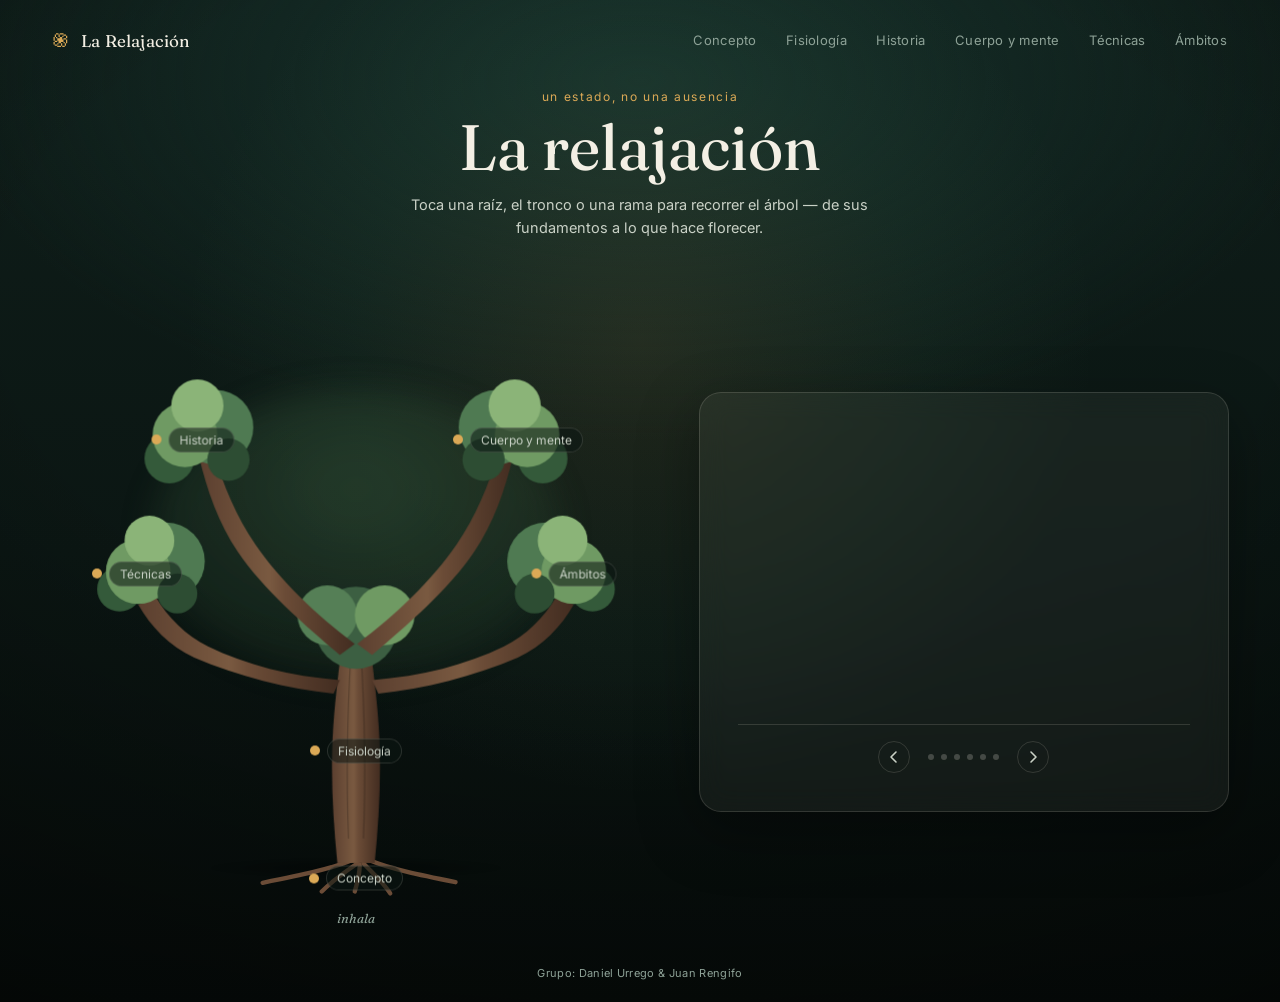
<file: index.html>
<!DOCTYPE html>
<html lang="es">
<head>
<meta charset="UTF-8">
<meta name="viewport" content="width=device-width, initial-scale=1.0">
<title>La Relajación — El árbol de la calma</title>
<link rel="preconnect" href="https://fonts.googleapis.com">
<link rel="preconnect" href="https://fonts.gstatic.com" crossorigin>
<link href="https://fonts.googleapis.com/css2?family=Fraunces:ital,opsz,wght@0,9..144,300;0,9..144,440;0,9..144,600;1,9..144,420&family=Inter:wght@300;400;500;600&display=swap" rel="stylesheet">
<link rel="stylesheet" href="styles.css">
</head>
<body>

<div class="scene" id="scene">

  <div class="bg-vignette" aria-hidden="true"></div>
  <div class="ambient-glow" id="glow" aria-hidden="true"></div>
  <div class="particles" id="particles" aria-hidden="true"></div>

  <header class="topbar">
    <div class="brand">
      <span class="brand-mark">֍</span>
      <span class="brand-name">La&nbsp;Relajación</span>
    </div>
    <nav class="topnav" id="topnav">
      <button class="nav-link" data-branch="concepto">Concepto</button>
      <button class="nav-link" data-branch="fisiologia">Fisiología</button>
      <button class="nav-link" data-branch="historia">Historia</button>
      <button class="nav-link" data-branch="cuerpomente">Cuerpo&nbsp;y&nbsp;mente</button>
      <button class="nav-link" data-branch="tecnicas">Técnicas</button>
      <button class="nav-link" data-branch="ambitos">Ámbitos</button>
    </nav>
  </header>

  <main class="stage">

    <div class="hero-copy" id="heroCopy">
      <p class="eyebrow">Un estado, no una ausencia</p>
      <h1 class="hero-title">La&nbsp;relajación</h1>
      <p class="hero-sub">Toca una raíz, el tronco o una rama para recorrer el árbol — de sus fundamentos a lo que hace florecer.</p>
    </div>

    <div class="tree-column">
      <div class="tree-wrap" id="treeWrap">

        <svg id="treeSvg" viewBox="0 0 900 1000" preserveAspectRatio="xMidYMid meet" xmlns="http://www.w3.org/2000/svg" role="img" aria-label="Ilustración de un árbol cuyas raíces, tronco y ramas representan las secciones de la presentación">
          <defs>
            <radialGradient id="shadowGrad" cx="50%" cy="50%" r="50%">
              <stop offset="0%" stop-color="#000000" stop-opacity="0.55"/>
              <stop offset="100%" stop-color="#000000" stop-opacity="0"/>
            </radialGradient>
            <linearGradient id="barkGrad" x1="0%" y1="0%" x2="100%" y2="0%">
              <stop offset="0%" stop-color="#5c4030"/>
              <stop offset="45%" stop-color="#7a5a41"/>
              <stop offset="55%" stop-color="#6b4c37"/>
              <stop offset="100%" stop-color="#432d21"/>
            </linearGradient>
            <radialGradient id="canopyGrad" cx="50%" cy="35%" r="65%">
              <stop offset="0%" stop-color="#4f7a52"/>
              <stop offset="100%" stop-color="#1f3524"/>
            </radialGradient>
            <filter id="blurSoft" x="-50%" y="-50%" width="200%" height="200%">
              <feGaussianBlur stdDeviation="10"/>
            </filter>
            <filter id="blurStrong" x="-60%" y="-60%" width="220%" height="220%">
              <feGaussianBlur stdDeviation="26"/>
            </filter>
            <filter id="glowFilter" x="-80%" y="-80%" width="260%" height="260%">
              <feGaussianBlur stdDeviation="9" result="blur"/>
              <feMerge>
                <feMergeNode in="blur"/>
                <feMergeNode in="SourceGraphic"/>
              </feMerge>
            </filter>
          </defs>

          <!-- ground shadow -->
          <ellipse class="ground-shadow" cx="450" cy="948" rx="235" ry="17" fill="url(#shadowGrad)"/>

          <!-- soft canopy backdrop, purely atmospheric -->
          <g class="canopy-backdrop" id="canopyBackdrop">
            <ellipse cx="450" cy="410" rx="330" ry="235" fill="url(#canopyGrad)" opacity="0.32" filter="url(#blurStrong)"/>
          </g>

          <!-- roots : node "concepto" -->
          <g class="node-group" id="node-concepto" data-branch="concepto">
            <g class="roots" id="roots">
              <path class="draw-path root-path" d="M445 935 C 410 950 360 960 300 972" />
              <path class="draw-path root-path" d="M452 941 C 430 956 410 971 395 986" />
              <path class="draw-path root-path" d="M456 943 C 456 959 452 973 448 986" />
              <path class="draw-path root-path" d="M462 941 C 480 959 495 973 505 989" />
              <path class="draw-path root-path" d="M470 935 C 505 950 555 960 610 971" />
            </g>
          </g>

          <!-- trunk : node "fisiologia" -->
          <g class="node-group" id="node-fisiologia" data-branch="fisiologia">
            <path class="draw-fill trunk-shape" fill="url(#barkGrad)" d="M420 940 C412 860 408 780 415 700 C419 655 424 615 430 572 L470 572 C476 615 481 655 485 700 C492 780 488 860 480 940 Z"/>
            <path class="bark-line" d="M438 900 C 434 800 436 700 442 600" />
            <path class="bark-line" d="M462 900 C 466 800 464 700 458 600" />
          </g>

          <!-- central crown tuft, purely decorative -->
          <g class="leaf-cluster crown-core" id="crownCore">
            <circle cx="450" cy="562" r="66" fill="#3c5f42"/>
            <circle cx="404" cy="542" r="48" fill="#557f56"/>
            <circle cx="496" cy="542" r="48" fill="#6f9a63"/>
          </g>

          <!-- branch: historia (upper-left) -->
          <g class="node-group branch" id="node-historia" data-branch="historia">
            <path class="draw-fill branch-shape" fill="url(#barkGrad)" d="M424 606 C370 560 300 500 260 440 C230 396 210 340 198 288 L222 282 C236 332 258 384 288 428 C328 486 386 542 448 588 Z"/>
            <g class="leaf-cluster" transform="translate(0,0)">
              <circle cx="150" cy="290" r="40" fill="#345a3a"/>
              <circle cx="225" cy="240" r="60" fill="#4f7a52"/>
              <circle cx="175" cy="252" r="52" fill="#6f9a63"/>
              <circle cx="195" cy="205" r="42" fill="#8bb478"/>
              <circle cx="245" cy="292" r="34" fill="#2d4d33"/>
            </g>
          </g>

          <!-- branch: cuerpomente (upper-right) -->
          <g class="node-group branch" id="node-cuerpomente" data-branch="cuerpomente">
            <path class="draw-fill branch-shape" fill="url(#barkGrad)" d="M476 606 C530 560 600 500 640 440 C670 396 690 340 702 288 L678 282 C664 332 642 384 612 428 C572 486 514 542 452 588 Z"/>
            <g class="leaf-cluster">
              <circle cx="750" cy="290" r="40" fill="#345a3a"/>
              <circle cx="675" cy="240" r="60" fill="#4f7a52"/>
              <circle cx="725" cy="252" r="52" fill="#6f9a63"/>
              <circle cx="705" cy="205" r="42" fill="#8bb478"/>
              <circle cx="655" cy="292" r="34" fill="#2d4d33"/>
            </g>
          </g>

          <!-- branch: tecnicas (lower-left) -->
          <g class="node-group branch" id="node-tecnicas" data-branch="tecnicas">
            <path class="draw-fill branch-shape" fill="url(#barkGrad)" d="M414 668 C340 660 260 640 190 610 C150 592 120 560 100 525 L128 512 C148 546 176 574 212 592 C274 622 344 640 424 646 Z"/>
            <g class="leaf-cluster">
              <circle cx="70" cy="500" r="36" fill="#345a3a"/>
              <circle cx="145" cy="455" r="62" fill="#4f7a52"/>
              <circle cx="100" cy="472" r="52" fill="#6f9a63"/>
              <circle cx="118" cy="422" r="40" fill="#8bb478"/>
              <circle cx="163" cy="507" r="32" fill="#2d4d33"/>
            </g>
          </g>

          <!-- branch: ambitos (lower-right) -->
          <g class="node-group branch" id="node-ambitos" data-branch="ambitos">
            <path class="draw-fill branch-shape" fill="url(#barkGrad)" d="M486 668 C560 660 640 640 710 610 C750 592 780 560 800 525 L772 512 C752 546 724 574 688 592 C626 622 556 640 476 646 Z"/>
            <g class="leaf-cluster">
              <circle cx="830" cy="500" r="36" fill="#345a3a"/>
              <circle cx="755" cy="455" r="62" fill="#4f7a52"/>
              <circle cx="800" cy="472" r="52" fill="#6f9a63"/>
              <circle cx="782" cy="422" r="40" fill="#8bb478"/>
              <circle cx="737" cy="507" r="32" fill="#2d4d33"/>
            </g>
          </g>

        </svg>

        <!-- HTML overlay hit-targets, positioned to match the svg coordinates above -->
        <button class="node-btn" data-branch="concepto" style="--x:50%; --y:96.5%;">
          <span class="node-dot"></span><span class="node-label">Concepto</span>
        </button>
        <button class="node-btn" data-branch="fisiologia" style="--x:50%; --y:76%;">
          <span class="node-dot"></span><span class="node-label">Fisiología</span>
        </button>
        <button class="node-btn" data-branch="historia" style="--x:21%; --y:26%;">
          <span class="node-dot"></span><span class="node-label">Historia</span>
        </button>
        <button class="node-btn" data-branch="cuerpomente" style="--x:79%; --y:26%;">
          <span class="node-dot"></span><span class="node-label">Cuerpo y mente</span>
        </button>
        <button class="node-btn" data-branch="tecnicas" style="--x:11%; --y:47.5%;">
          <span class="node-dot"></span><span class="node-label">Técnicas</span>
        </button>
        <button class="node-btn" data-branch="ambitos" style="--x:89%; --y:47.5%;">
          <span class="node-dot"></span><span class="node-label">Ámbitos</span>
        </button>

      </div>

      <p class="breath-cue" id="breathCue">inhala</p>
    </div>

    <section class="panel" id="panel" aria-live="polite">
      <div class="panel-inner" id="panelInner"></div>
      <div class="panel-controls">
        <button id="prevBtn" class="ctrl-btn" aria-label="Rama anterior">
          <svg width="16" height="16" viewBox="0 0 16 16" fill="none"><path d="M10 3L5 8L10 13" stroke="currentColor" stroke-width="1.6" stroke-linecap="round" stroke-linejoin="round"/></svg>
        </button>
        <div class="progress-dots" id="progressDots"></div>
        <button id="nextBtn" class="ctrl-btn" aria-label="Rama siguiente">
          <svg width="16" height="16" viewBox="0 0 16 16" fill="none"><path d="M6 3L11 8L6 13" stroke="currentColor" stroke-width="1.6" stroke-linecap="round" stroke-linejoin="round"/></svg>
        </button>
      </div>
    </section>

  </main>

  <footer class="credits">Grupo: Daniel Urrego &amp; Juan Rengifo</footer>

</div>

<script src="script.js"></script>
</body>
</html>
</file>
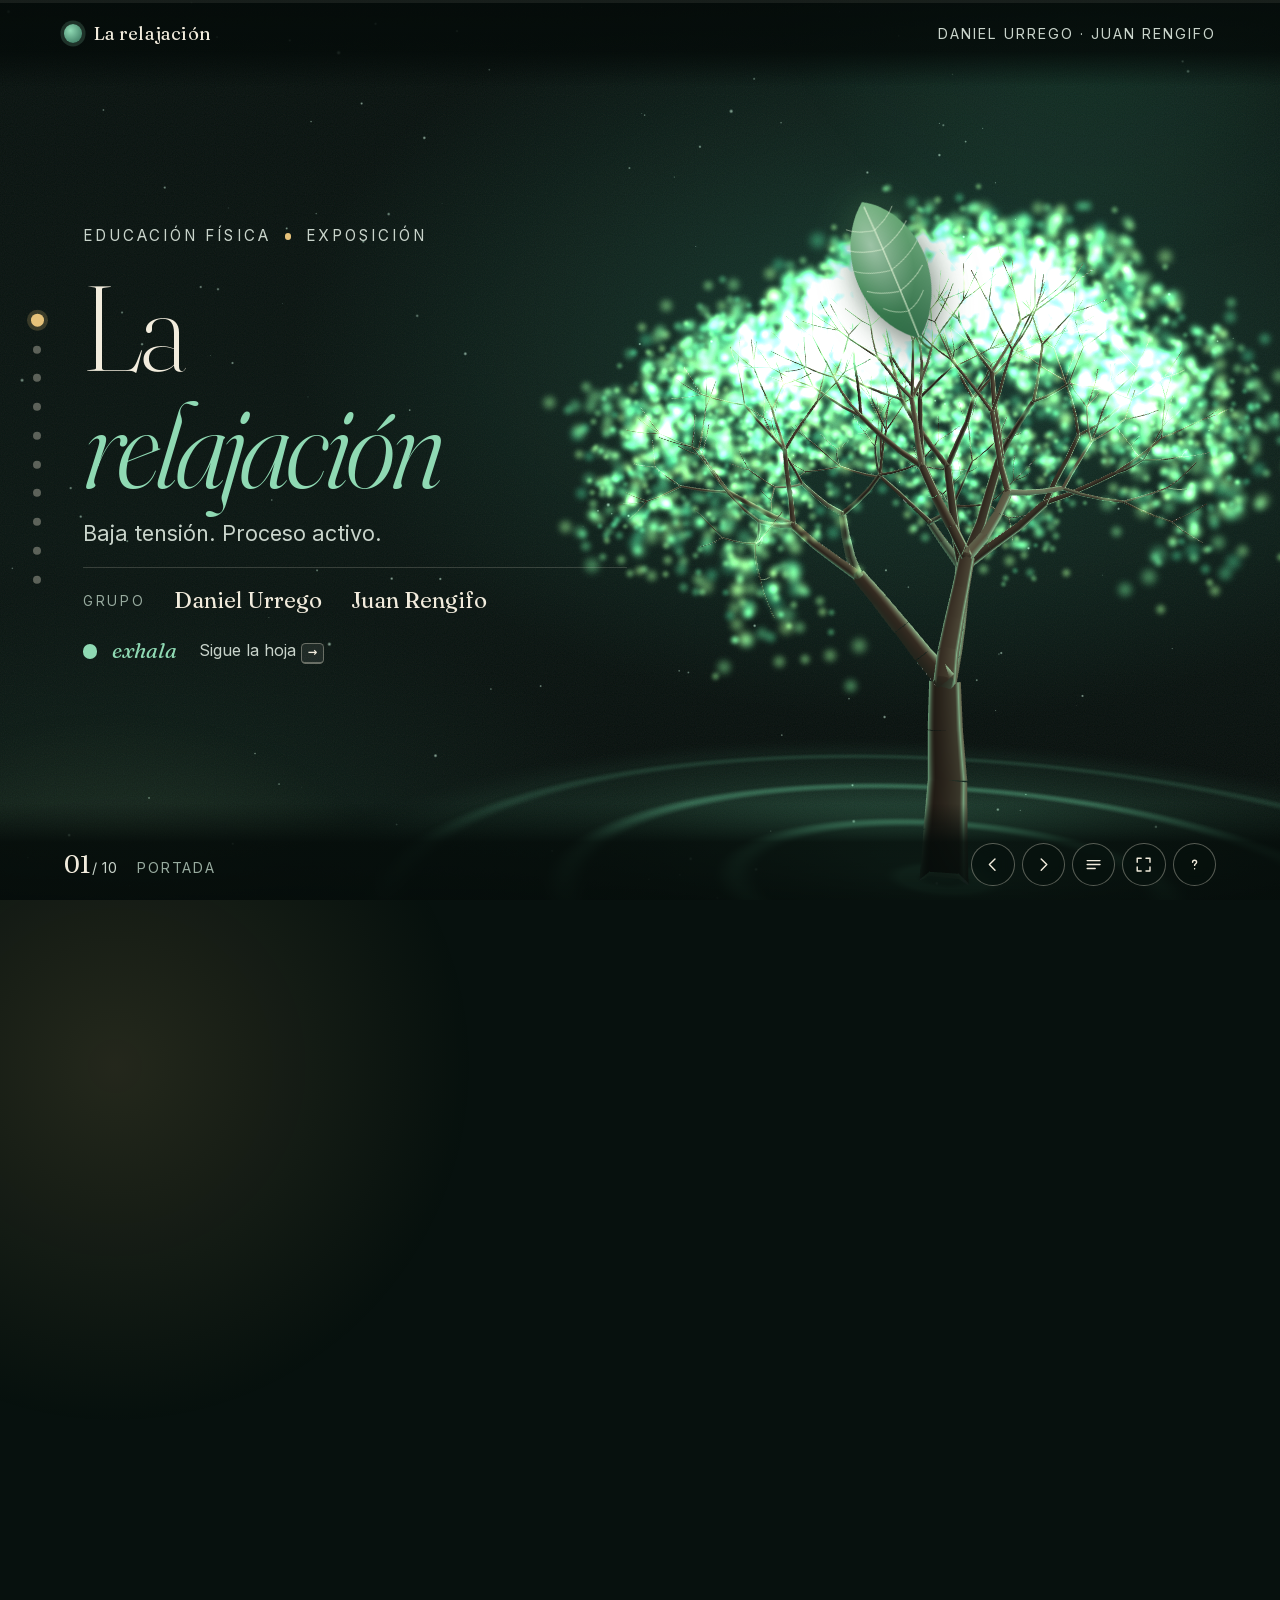
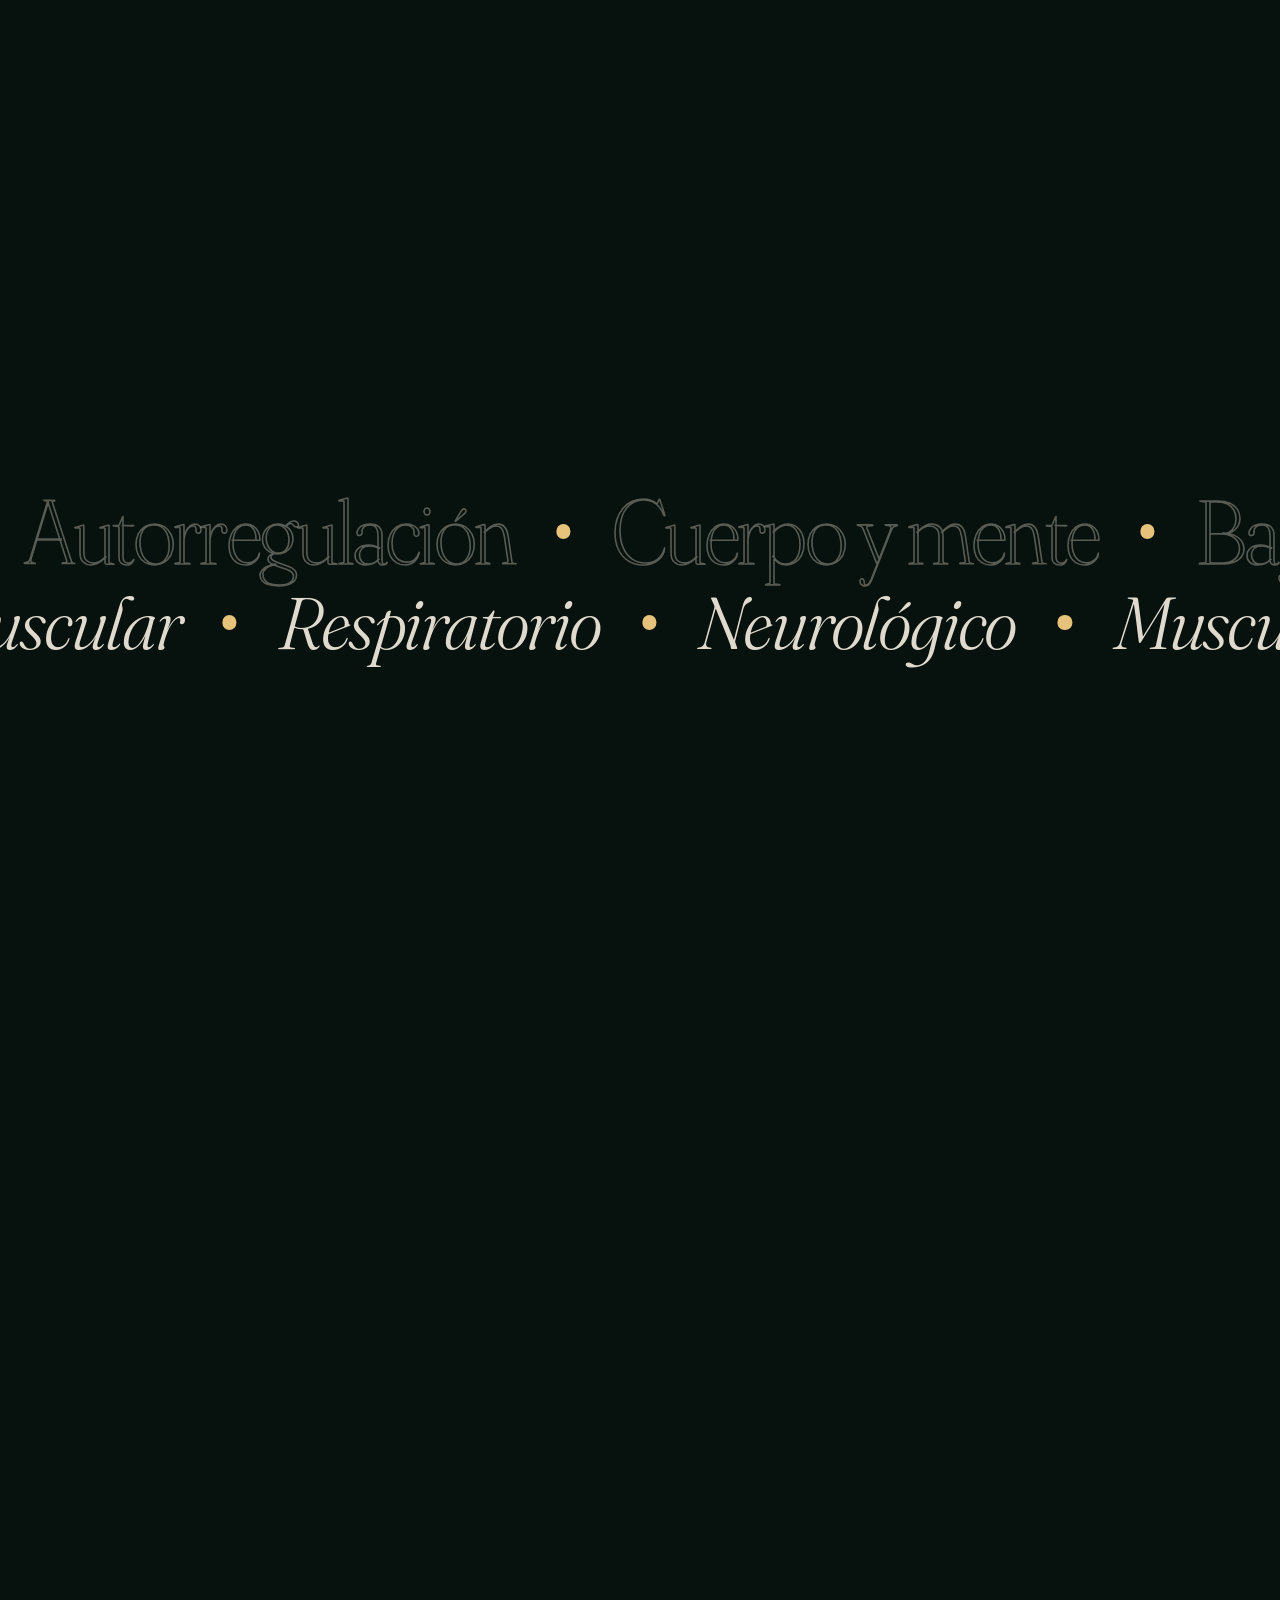
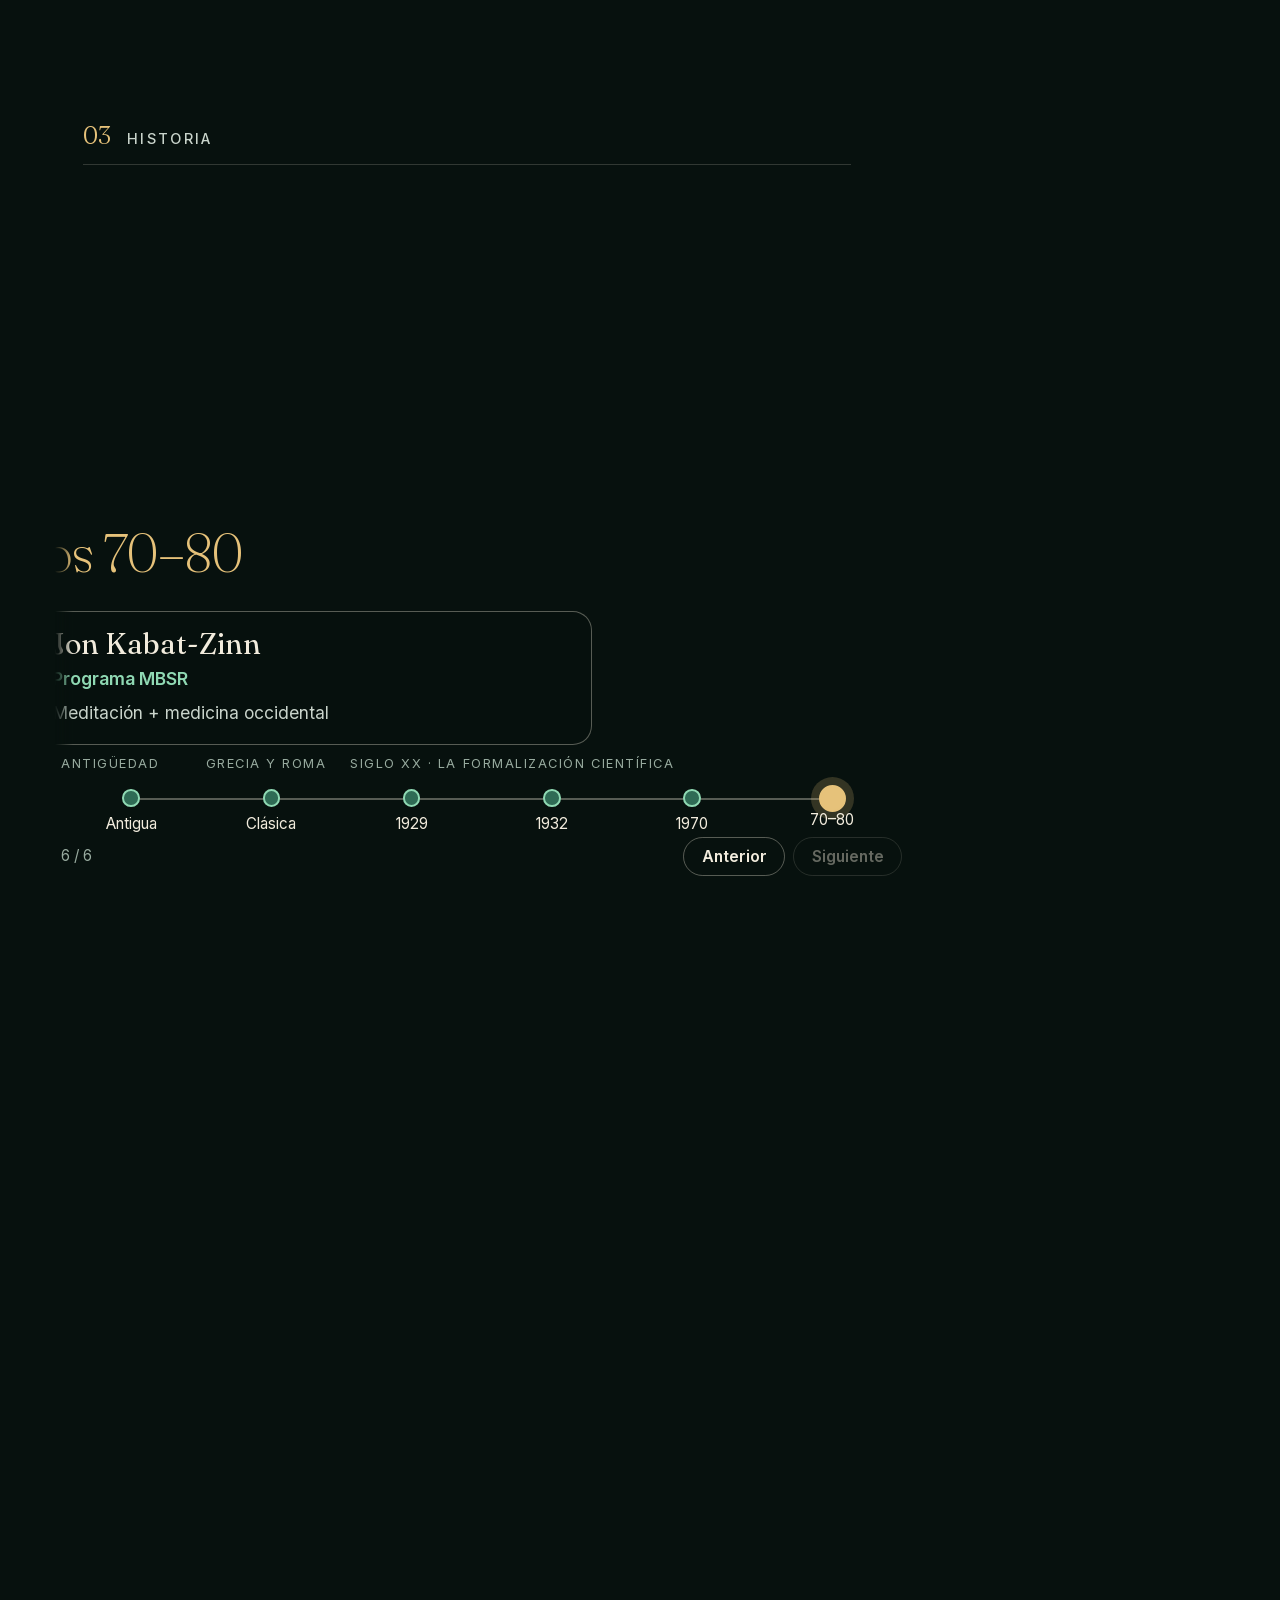
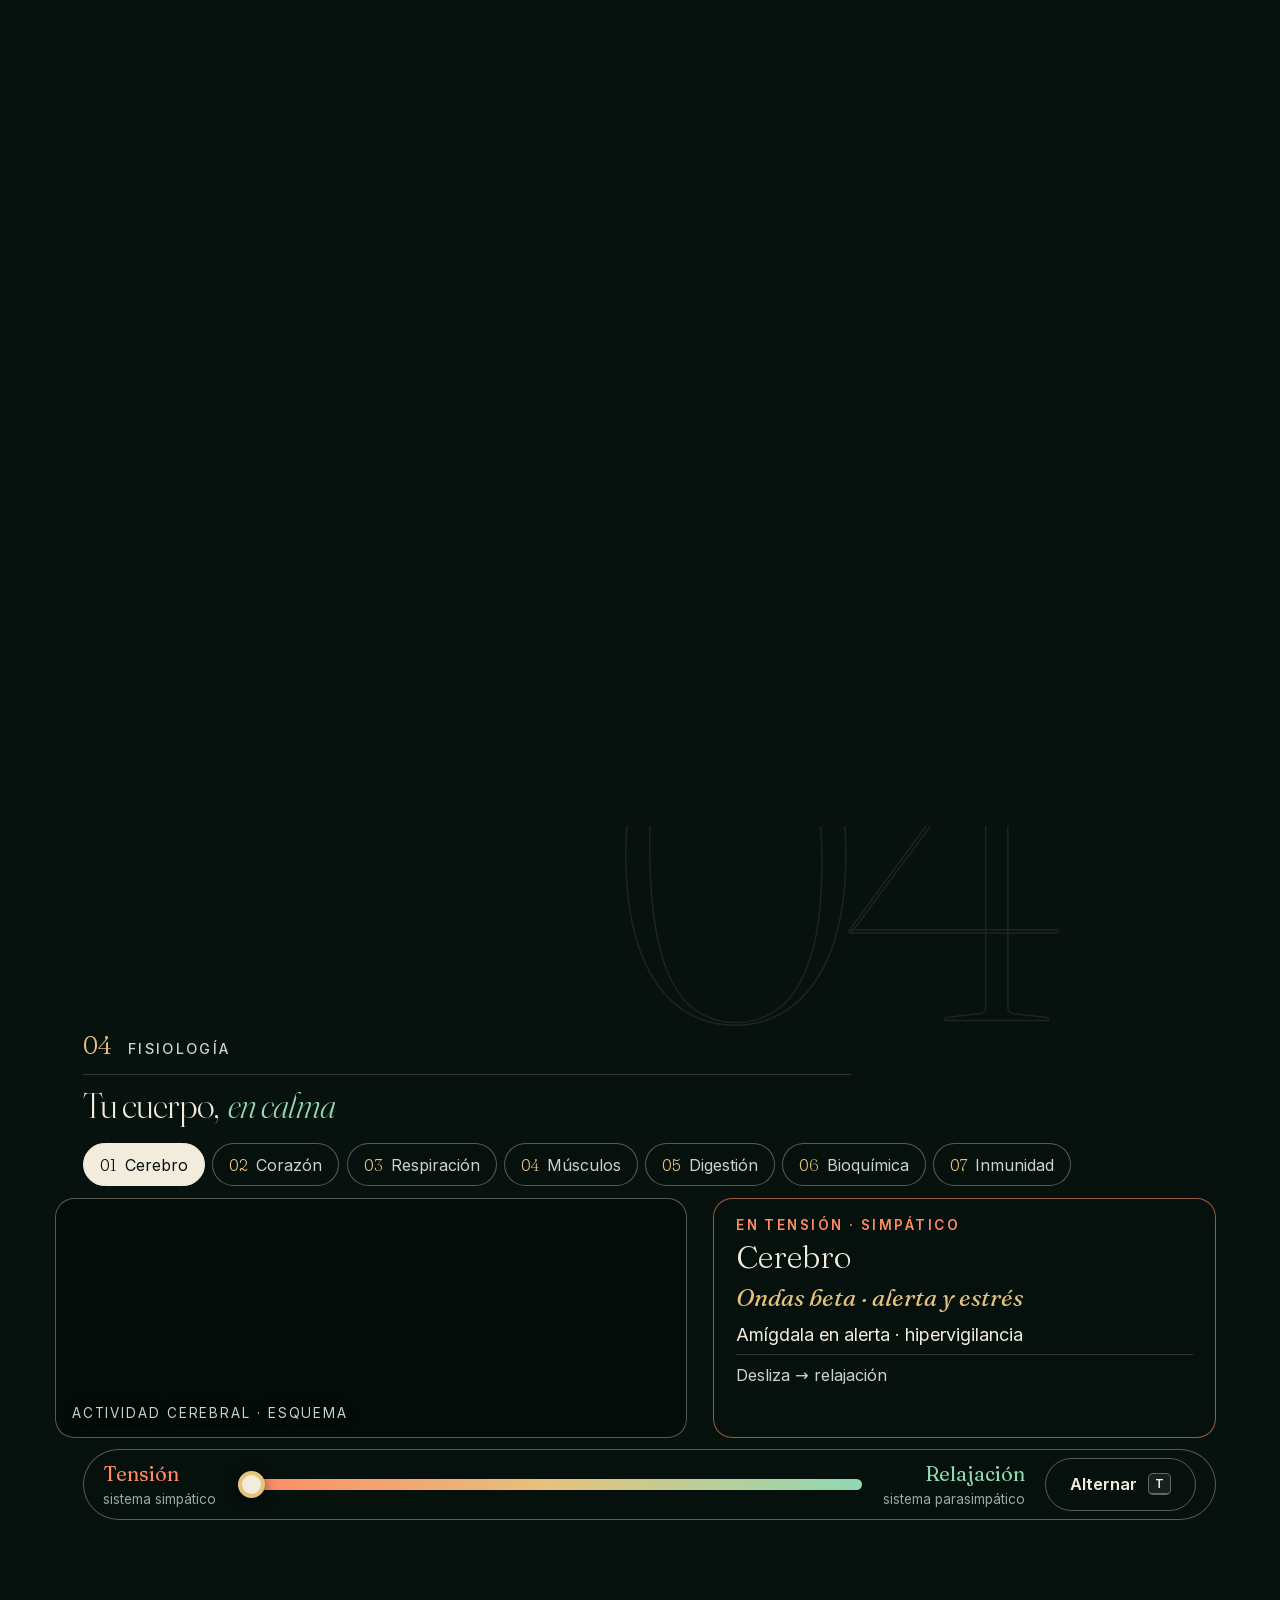
<file: sitio/index.html>
<!doctype html>
<html lang="es" class="no-js">
<head>
<meta charset="utf-8">
<meta name="viewport" content="width=device-width, initial-scale=1, viewport-fit=cover">
<title>La relajación — Exposición interactiva de Educación Física</title>
<meta name="description" content="Exposición interactiva sobre la relajación: concepto, historia, fisiología, cuerpo y mente, técnicas, respiración guiada y ámbitos. Grupo: Daniel Urrego y Juan Rengifo.">
<meta name="theme-color" content="#07110e">
<meta name="color-scheme" content="dark">
<link rel="icon" href="assets/favicon.svg" type="image/svg+xml">
<link rel="stylesheet" href="css/base.css">
<link rel="stylesheet" href="css/slides.css">
<link rel="stylesheet" href="css/compose.css">
<script>
/* Modo antes del primer pintado: «pins» = secciones fijadas con scroll dinámico (escritorio);
   «nopin» = flujo normal (móvil o prefers-reduced-motion). */
(function () {
  var rm = window.matchMedia('(prefers-reduced-motion: reduce)').matches;
  var wide = window.matchMedia('(min-width: 901px)').matches;
  document.documentElement.className = 'js ' + (rm ? 'reduced nopin' : wide ? 'pins' : 'nopin');
})();
</script>
</head>
<body>
<a class="skip" href="#contenido">Saltar al contenido</a>

<!-- Fondo y escena 3D (decorativos) -->
<div class="bg" aria-hidden="true"><div class="bg-calm"></div><div class="bg-tense"></div><div class="bg-glow g1" id="glow-1"></div><div class="bg-glow g2" id="glow-2"></div><div class="bg-grain"></div></div>
<canvas id="scene" aria-hidden="true"></canvas>

<!-- Marco: marca, crédito, progreso y controles -->
<header class="chrome chrome-top">
  <a class="brand" href="#portada" data-go="0"><span class="brand-mark" aria-hidden="true"></span>La relajación</a>
  <p class="credit">Daniel Urrego <span aria-hidden="true">·</span> Juan Rengifo</p>
</header>

<nav class="rail" id="rail" aria-label="Secciones de la exposición"></nav>

<div class="chrome chrome-bottom">
  <p class="status" aria-live="polite"><b id="st-num">01</b><span class="st-sep"> / </span><span id="st-total">10</span><span class="st-name" id="st-name">Portada</span></p>
  <div class="ctrls">
    <button class="ibtn" id="b-prev" aria-label="Anterior (←)" title="Anterior (←)"><svg viewBox="0 0 24 24" aria-hidden="true"><path d="M15 5l-7 7 7 7"/></svg></button>
    <button class="ibtn" id="b-next" aria-label="Siguiente (→ o Espacio)" title="Siguiente (→ o Espacio)"><svg viewBox="0 0 24 24" aria-hidden="true"><path d="M9 5l7 7-7 7"/></svg></button>
    <button class="ibtn" id="b-menu" aria-label="Índice (M)" title="Índice (M)"><svg viewBox="0 0 24 24" aria-hidden="true"><path d="M4 7h16M4 12h16M4 17h10"/></svg></button>
    <button class="ibtn" id="b-fs" aria-label="Pantalla completa (F)" title="Pantalla completa (F)"><svg viewBox="0 0 24 24" aria-hidden="true"><path d="M4 9V4h5M20 9V4h-5M4 15v5h5M20 15v5h-5"/></svg></button>
    <button class="ibtn" id="b-help" aria-label="Ayuda y atajos (?)" title="Ayuda y atajos (?)"><svg viewBox="0 0 24 24" aria-hidden="true"><path d="M9.5 9a2.5 2.5 0 115 0c0 1.8-2.5 2-2.5 4M12 17.2v.1"/></svg></button>
  </div>
</div>
<div class="progress" aria-hidden="true"><i id="progress-fill"></i></div>

<main id="contenido">

<!-- 00 · PORTADA — izquierda; el árbol a la derecha y, al bajar, se centra y crece -->
<section class="slide pin s-portada" id="portada" data-title="Portada" data-pin="1.4" data-stop="0">
  <div class="stage">
    <div class="wrap" data-fx="y:0>-3vh s:1>1.06 @.2,1.25 | o:1>0 @.2,.8">
      <p class="eyebrow reveal">Educación Física <span class="dot" aria-hidden="true"></span> Exposición</p>
      <h1 class="mega"><span class="ln"><span>La</span></span><span class="ln"><span><em>relajación</em></span></span></h1>
      <p class="lede reveal" style="--d:.55s">Baja tensión. Proceso activo.</p>
      <div class="by reveal" style="--d:.75s"><span class="by-l">Grupo</span><b>Daniel Urrego</b><b>Juan Rengifo</b></div>
      <p class="cue reveal" style="--d:.95s"><span class="cue-dot" aria-hidden="true"></span><span class="cue-word" id="breath-cue">inhala</span><span class="cue-txt">Sigue la hoja <span class="only-d"><kbd>→</kbd></span><span class="only-m">↓</span></span></p>
    </div>
  </div>
</section>

<!-- 01 · CONCEPTO — izquierda; las palabras se encienden con el scroll y el enunciado cede sitio al resto -->
<section class="slide pin s-concepto" id="concepto" data-title="Concepto" data-pin="2.3" data-stop="2.0">
  <div class="stage">
    <span class="numeral" aria-hidden="true" data-par="x:.1 y:-.28">01</span>
    <div class="wrap" data-fx="shrink @e-.2,e+.8">
      <header class="s-head" data-fx="fall @-.9,-.5"><span class="s-num">01</span><span class="s-kicker">Concepto</span></header>
      <p class="statement split" data-words="@-.5,1.0" data-fx="s:1>.86 @1.05,1.6">Un estado de <em>baja tensión</em> física y mental.</p>
      <ul class="trio" aria-label="Sistemas que reducen su actividad" data-stagger="rise @1.0,1.55 step.14">
        <li><span class="glyph g-musc" aria-hidden="true"><i></i><i></i><i></i><i></i><i></i></span><b>Muscular</b><small>el tono baja</small></li>
        <li><span class="glyph g-resp" aria-hidden="true"><i></i></span><b>Respiratorio</b><small>el ritmo se calma</small></li>
        <li><span class="glyph g-neuro" aria-hidden="true"><svg viewBox="0 0 80 30"><path d="M0 15 Q10 2 20 15 T40 15 T60 15 T80 15"/></svg></span><b>Neurológico</b><small>la excitación cede</small></li>
      </ul>
      <div class="not" data-fx="right @1.6,2.0">
        <p>No es «no hacer nada».</p>
        <p class="not-strong"><b>Autorregulación</b> activa.</p>
      </div>
    </div>
  </div>
</section>

<!-- Respiro 1 -->
<div class="band" aria-hidden="true">
  <p class="band-row" data-par="x:-.22"><span>Baja tensión</span><i></i><span>Autorregulación</span><i></i><span>Cuerpo y mente</span><i></i><span>Baja tensión</span></p>
  <p class="band-row solid" data-par="x:.2"><span>Muscular</span><i></i><span>Respiratorio</span><i></i><span>Neurológico</span><i></i><span>Muscular</span></p>
</div>

<!-- 02 · DESCANSO / SUEÑO / RELAJACIÓN — centrada; tres tarjetas escalonadas convergen desde distintas profundidades -->
<section class="slide pin s-dif" id="diferencias" data-title="Descanso, sueño y relajación" data-pin="1.7" data-stop="1.4">
  <div class="stage">
    <span class="numeral" aria-hidden="true" data-par="x:-.1 y:-.3">02</span>
    <div class="wrap" data-fx="shrink @e-.1,e+.85">
      <header class="s-head center" data-fx="fall @-.9,-.5"><span class="s-num">02</span><span class="s-kicker">Descanso · sueño · relajación</span></header>
      <h2 class="display center" data-lines="@-.85,-.35 step.12"><span class="ln"><span>Descansar no es</span></span><span class="ln"><span><em>relajarse</em></span></span></h2>
      <div class="flips" id="flips">
        <button class="flip f1" aria-pressed="false" data-k="descanso" data-fx="x:-12vw>0 y:30vh>0 r:-7>0 o:0>1 @-.85,.25">
          <span class="flip-in">
            <span class="face front"><small>¿Qué es…?</small><strong>Descanso</strong><span class="hint">Toca para ver</span></span>
            <span class="face back" aria-hidden="true"><small>Descanso</small><span class="def">Pausa</span><span class="aside">…y puedes seguir tenso</span></span>
          </span>
        </button>
        <button class="flip f2" aria-pressed="false" data-k="sueno" data-fx="y:46vh>0 o:0>1 @-.85,.3">
          <span class="flip-in">
            <span class="face front"><small>¿Qué es…?</small><strong>Sueño</strong><span class="hint">Toca para ver</span></span>
            <span class="face back" aria-hidden="true"><small>Sueño</small><span class="def">Inconsciente · restaura</span></span>
          </span>
        </button>
        <button class="flip flip-key f3" aria-pressed="false" data-k="relajacion" data-fx="x:12vw>0 y:36vh>0 r:7>0 o:0>1 @-.85,.35">
          <span class="flip-in">
            <span class="face front"><small>¿Qué es…?</small><strong>Relajación</strong><span class="hint">Toca para ver</span></span>
            <span class="face back" aria-hidden="true"><small>Relajación</small><span class="def"><b>Voluntaria y consciente</b></span></span>
          </span>
        </button>
      </div>
    </div>
  </div>
</section>

<!-- 03 · HISTORIA — a sangre y con scroll HORIZONTAL: el scroll vertical recorre la línea de tiempo -->
<section class="slide pin s-hist" id="historia" data-title="Historia y evolución" data-pin="5.2">
  <div class="stage">
    <header class="s-head hist-head" data-fx="fall @-.9,-.5"><span class="s-num">03</span><span class="s-kicker">Historia</span></header>
    <div class="tl" id="tl">
      <div class="tl-view" id="tl-view" role="region" aria-label="Línea de tiempo: hitos históricos" data-fx="rise @-.9,-.3">
        <div class="tl-track" id="tl-track" data-h="@.1,e-.25">
          <div class="tl-intro">
            <h2 class="display"><span class="ln"><span>De la contemplación</span></span><span class="ln"><span><em>al laboratorio</em></span></span></h2>
            <p class="tl-hint"><span class="only-d">Baja · el tiempo avanza →</span><span class="only-m">Desliza →</span></p>
          </div>
        </div>
      </div>
      <div class="tl-foot" data-fx="rise @-.6,-.1">
        <div class="tl-eras" aria-hidden="true"><span>Antigüedad</span><span>Grecia y Roma</span><span>Siglo XX · la formalización científica</span></div>
        <div class="tl-rail" id="tl-rail"><i class="tl-line"></i><i class="tl-fill" id="tl-fill"></i></div>
        <div class="tl-nav"><span id="tl-count">1 / 6</span><div><button class="btn ghost sm" type="button" id="tl-prev">Anterior</button><button class="btn ghost sm" type="button" id="tl-next">Siguiente</button></div></div>
      </div>
    </div>
  </div>
</section>

<!-- 04 · FISIOLOGÍA — la ilustración sangra por la izquierda y el texto entra por la derecha -->
<section class="slide pin s-fis" id="fisiologia" data-title="Fisiología" data-pin="1.8" data-stop="1.35">
  <div class="stage">
    <span class="numeral right" aria-hidden="true" data-par="x:-.1 y:-.3">04</span>
    <div class="wrap" data-fx="shrink @e-.1,e+.85">
      <div class="fis-top">
        <header class="s-head" data-fx="fall @-.9,-.5"><span class="s-num">04</span><span class="s-kicker">Fisiología</span></header>
        <h2 class="display sm" data-lines="@-.85,-.35 step.12"><span class="ln"><span>Tu cuerpo,</span></span><span class="ln"><span><em>en calma</em></span></span></h2>
      </div>
      <div class="phys">
        <div class="sys-tabs" id="sys-tabs" role="tablist" aria-label="Sistemas del cuerpo" data-stagger="fall @-.75,-.35 step.05"></div>
        <div class="phys-main">
          <figure class="phys-viz" data-fx="x:-34vw>0 s:.88>1 o:0>1 @-.85,-.05"><canvas id="phys-canvas" aria-hidden="true"></canvas><figcaption id="phys-cap"></figcaption></figure>
          <div class="phys-text" id="phys-panel" role="tabpanel" aria-live="polite" data-fx="right @-.7,.05">
            <p class="state-tag" id="ph-state"></p>
            <h3 id="ph-title"></h3>
            <p class="kw" id="ph-kw"></p>
            <p class="desc" id="ph-desc"></p>
            <p class="fx" id="ph-fx"></p>
          </div>
        </div>
        <div class="switch" data-fx="rise @-.5,.2">
          <span class="sw-l"><b>Tensión</b><small>sistema simpático</small></span>
          <input type="range" id="phys-range" min="0" max="100" value="0" aria-label="Estado del cuerpo: de tensión (simpático) a relajación (parasimpático)">
          <span class="sw-r"><b>Relajación</b><small>sistema parasimpático</small></span>
          <button class="btn ghost" id="phys-toggle" type="button">Alternar <kbd>T</kbd></button>
        </div>
      </div>
    </div>
  </div>
</section>

<!-- 05 · CUERPO Y MENTE — centrada, tres columnas: cuerpo · bucle · mente -->
<section class="slide pin s-bm" id="cuerpomente" data-title="Cuerpo y mente" data-pin="1.9" data-stop="1.45">
  <div class="stage">
    <span class="numeral" aria-hidden="true" data-par="x:.1 y:-.3">05</span>
    <div class="wrap" data-fx="shrink @e-.1,e+.85">
      <header class="s-head center" data-fx="fall @-.9,-.5"><span class="s-num">05</span><span class="s-kicker">Cuerpo y mente</span></header>
      <h2 class="display sm center" data-lines="@-.85,-.35 step.12"><span class="ln"><span>Dos puertas,</span></span><span class="ln"><span><em>un mismo bucle</em></span></span></h2>
      <div class="bm-grid">
        <article class="bm bm-body" data-fx="x:-22vw>0 r:-4>0 o:0>1 @-.8,.15">
          <span class="tag tag-body">Física · somática</span>
          <p><strong>El cuerpo</strong></p>
          <p class="ex">Tono · contracturas · dolor</p>
        </article>
        <div class="loop" id="loop" data-fx="s:.6>1 o:0>1 @-.85,.2">
          <p class="loop-h">Cuerpo ⇄ mente <small>Pruébalo</small></p>
          <svg class="loop-svg" id="loop-svg" viewBox="0 0 400 210" role="img" aria-label="Diagrama de un bucle entre el cuerpo y la mente">
            <path class="lp lp-a" id="lp-a" d="M120 80 C 170 20, 230 20, 280 80"/>
            <path class="lp lp-b" id="lp-b" d="M280 130 C 230 190, 170 190, 120 130"/>
            <circle class="node node-b" cx="90" cy="105" r="46"/>
            <circle class="node node-m" cx="310" cy="105" r="46"/>
            <text x="90" y="110" text-anchor="middle" class="nl">Cuerpo</text>
            <text x="310" y="110" text-anchor="middle" class="nl">Mente</text>
            <circle class="spark" id="sp-a" r="4.5"/><circle class="spark" id="sp-b" r="4.5"/>
          </svg>
          <div class="loop-ctl">
            <button class="tg" id="lc-body" aria-pressed="true" type="button"><span>Cuerpo</span><b>Tenso</b></button>
            <button class="tg" id="lc-mind" aria-pressed="true" type="button"><span>Mente</span><b>Con preocupaciones</b></button>
          </div>
          <p class="loop-msg" id="loop-msg" aria-live="polite"></p>
        </div>
        <article class="bm bm-mind" data-fx="x:22vw>0 r:4>0 o:0>1 @-.8,.15">
          <span class="tag tag-mind">Mental · cognitiva y emocional</span>
          <p><strong>La mente</strong></p>
          <p class="ex">Rumiación · ruido · presente</p>
        </article>
      </div>
    </div>
  </div>
</section>

<!-- Respiro 2 -->
<div class="band" aria-hidden="true">
  <p class="band-row" data-par="x:.22"><span>Corporales y físicas</span><i></i><span>Mentales y cognitivas</span><i></i><span>Pasivas y sensoriales</span><i></i><span>Corporales y físicas</span></p>
  <p class="band-row solid" data-par="x:-.2"><span>Formas</span><i></i><span>Técnicas</span><i></i><span>Herramientas</span><i></i><span>Formas</span></p>
</div>

<!-- 06 · TÉCNICAS — el detalle a la izquierda (grande) y el menú de técnicas a la derecha -->
<section class="slide pin s-tec" id="tecnicas" data-title="Formas, técnicas y herramientas" data-pin="1.8" data-stop="1.35">
  <div class="stage">
    <span class="numeral right" aria-hidden="true" data-par="x:-.12 y:-.3">06</span>
    <div class="wrap" data-fx="shrink @e-.1,e+.85">
      <div class="tec-top">
        <header class="s-head" data-fx="fall @-.9,-.5"><span class="s-num">06</span><span class="s-kicker">Técnicas</span></header>
        <h2 class="display sm" data-lines="@-.85,-.35 step.12"><span class="ln"><span>Tres caminos</span></span><span class="ln"><span><em>para soltar</em></span></span></h2>
      </div>
      <div class="tech">
        <div class="tech-list" id="tech-list" data-stagger="right @-.75,-.1 step.14"></div>
        <div class="tech-detail" id="tech-detail" aria-live="polite" data-fx="x:-24vw>0 o:0>1 @-.8,.1"></div>
      </div>
    </div>
  </div>
</section>

<!-- 07 · RESPIRACIÓN GUIADA — centrada: el orbe es el centro y los controles lo flanquean -->
<section class="slide pin s-resp" id="respiracion" data-title="Respiración guiada" data-pin="1.8" data-stop="1.3">
  <div class="stage">
    <span class="numeral" aria-hidden="true" data-par="x:.12 y:-.3">07</span>
    <div class="wrap" data-fx="shrink @e-.1,e+.85">
      <header class="s-head center" data-fx="fall @-.9,-.5"><span class="s-num">07</span><span class="s-kicker">Respiración</span></header>
      <h2 class="display sm center" data-lines="@-.85,-.35 step.12"><span class="ln"><span>Respira con</span></span><span class="ln"><span>el <em>árbol</em></span></span></h2>
      <div class="br">
        <div class="br-side" data-fx="left @-.75,-.05">
          <div class="seg" id="br-seg" role="radiogroup" aria-label="Patrón de respiración">
            <button role="radio" aria-checked="true" data-p="box" type="button">Cuadrada <small>4-4-4-4</small></button>
            <button role="radio" aria-checked="false" data-p="478" type="button">4-7-8</button>
          </div>
          <p class="br-desc" id="br-desc"></p>
          <button class="btn big" id="br-start" type="button">Comenzar <kbd>B</kbd></button>
        </div>
        <div class="br-stage" data-fx="s:.5>1 o:0>1 @-.9,.15">
          <svg class="br-ring" id="br-ring" viewBox="-120 -120 240 240" aria-hidden="true"></svg>
          <div class="orb" id="br-orb" aria-hidden="true"></div>
          <div class="br-label" aria-live="off"><span class="br-phase" id="br-phase">Listo</span><span class="br-num" id="br-num">·</span></div>
          <p class="sr-only" id="br-sr" aria-live="polite"></p>
        </div>
        <div class="br-aside" data-fx="right @-.75,-.05">
          <p class="br-hint">Al vientre, no al pecho.</p>
          <p class="br-cyc"><b id="br-cycles">0</b> <span>ciclos completos</span></p>
        </div>
      </div>
    </div>
  </div>
</section>

<!-- 08 · ÁMBITOS — cuadrícula: cuatro ámbitos en fila y un panel ancho debajo -->
<section class="slide pin s-amb" id="ambitos" data-title="Ámbitos" data-pin="1.5" data-stop="1.15">
  <div class="stage">
    <span class="numeral" aria-hidden="true" data-par="x:.1 y:-.3">08</span>
    <div class="wrap" data-fx="shrink @e-.1,e+.85">
      <div class="amb-top">
        <header class="s-head" data-fx="fall @-.9,-.5"><span class="s-num">08</span><span class="s-kicker">Ámbitos</span></header>
        <h2 class="display sm" data-lines="@-.85,-.35 step.12"><span class="ln"><span>Dónde florece</span></span><span class="ln"><span><em>la calma</em></span></span></h2>
      </div>
      <div class="amb">
        <div class="amb-tabs" id="amb-tabs" role="tablist" aria-label="Ámbitos" data-stagger="fall @-.75,-.3 step.1"></div>
        <div class="amb-panel" id="amb-panel" role="tabpanel" aria-live="polite" data-fx="rise @-.5,.1"></div>
      </div>
    </div>
  </div>
</section>

<!-- Respiro 3 -->
<div class="band" aria-hidden="true">
  <p class="band-row" data-par="x:-.22"><span>Deportivo</span><i></i><span>Laboral y escolar</span><i></i><span>Clínico y psicológico</span><i></i><span>Social y cotidiano</span></p>
  <p class="band-row solid" data-par="x:.2"><span>Deportivo</span><i></i><span>Laboral y escolar</span><i></i><span>Clínico y psicológico</span><i></i><span>Social y cotidiano</span></p>
</div>

<!-- 09 · CIERRE — el árbol se aleja; título y pregunta a la izquierda, síntesis en cuadrícula escalonada a la derecha -->
<section class="slide pin s-cierre" id="cierre" data-title="Cierre" data-pin="1.7" data-stop="1.3">
  <div class="stage">
    <span class="numeral" aria-hidden="true" data-par="x:.08 y:-.3">09</span>
    <div class="wrap cierre-wrap">
      <div class="cierre-l">
        <header class="s-head" data-fx="fall @-.9,-.5"><span class="s-num">09</span><span class="s-kicker">Cierre</span></header>
        <h2 class="display sm xl" data-lines="@-.85,-.35 step.12"><span class="ln"><span>Soltar es un</span></span><span class="ln"><span>proceso <em>activo</em></span></span></h2>
        <div class="ask" data-fx="rise @-.2,.5">
          <p class="ask-q"><em>¿Dónde estás tenso ahora?</em> Suelta. Respira.</p>
          <div class="ask-btns">
            <button class="btn" id="end-breath" type="button">Respirar juntos</button>
            <button class="btn ghost" id="end-top" type="button">Volver al inicio</button>
          </div>
        </div>
        <p class="thanks" data-fx="rise @.1,.8">Gracias. <span><b>Daniel Urrego</b> · <b>Juan Rengifo</b></span></p>
      </div>
      <ol class="take" data-stagger="rise @-.8,-.1 step.16">
        <li><b>Autorregulación</b></li>
        <li><b>Simpático → parasimpático</b></li>
        <li><b>Cuerpo ⇄ mente</b></li>
        <li><b>Técnicas para todos</b></li>
      </ol>
    </div>
  </div>
</section>

</main>

<!-- Índice -->
<div class="overlay" id="menu" role="dialog" aria-modal="true" aria-labelledby="menu-h" hidden>
  <div class="ov-card">
    <div class="ov-top"><h2 id="menu-h">Índice</h2><button class="ibtn" data-close aria-label="Cerrar"><svg viewBox="0 0 24 24" aria-hidden="true"><path d="M6 6l12 12M18 6L6 18"/></svg></button></div>
    <ol class="menu-list" id="menu-list"></ol>
  </div>
</div>

<!-- Ayuda -->
<div class="overlay" id="help" role="dialog" aria-modal="true" aria-labelledby="help-h" hidden>
  <div class="ov-card">
    <div class="ov-top"><h2 id="help-h">Modo exposición</h2><button class="ibtn" data-close aria-label="Cerrar"><svg viewBox="0 0 24 24" aria-hidden="true"><path d="M6 6l12 12M18 6L6 18"/></svg></button></div>
    <dl class="keys">
      <div><dt><kbd>→</kbd> <kbd>Espacio</kbd> <kbd>Re Pág</kbd></dt><dd>Siguiente (dentro de una sección, avanza paso a paso)</dd></div>
      <div><dt><kbd>←</kbd> <kbd>Mayús</kbd>+<kbd>Espacio</kbd> <kbd>Av Pág</kbd></dt><dd>Anterior</dd></div>
      <div><dt><kbd>Inicio</kbd> <kbd>Fin</kbd></dt><dd>Primera / última sección</dd></div>
      <div><dt><kbd>F</kbd></dt><dd>Pantalla completa</dd></div>
      <div><dt><kbd>M</kbd></dt><dd>Índice de secciones</dd></div>
      <div><dt><kbd>T</kbd></dt><dd>Fisiología: alternar tensión / relajación</dd></div>
      <div><dt><kbd>B</kbd></dt><dd>Respiración: comenzar o detener</dd></div>
      <div><dt><kbd>Esc</kbd></dt><dd>Cerrar paneles</dd></div>
    </dl>
    <p class="ov-note">También funciona con la rueda del ratón o el trackpad (las secciones se transforman al bajar; la línea de tiempo avanza en horizontal), el dedo en el móvil y los clics en los puntos de la izquierda.</p>
  </div>
</div>

<script src="vendor/three.min.js"></script>
<script src="js/scene.js"></script>
<script src="js/physio.js"></script>
<script src="js/widgets.js"></script>
<script src="js/practice.js"></script>
<script src="js/motion.js"></script>
<script src="js/hoja.js"></script>
<script src="js/app.js"></script>
</body>
</html>
</file>
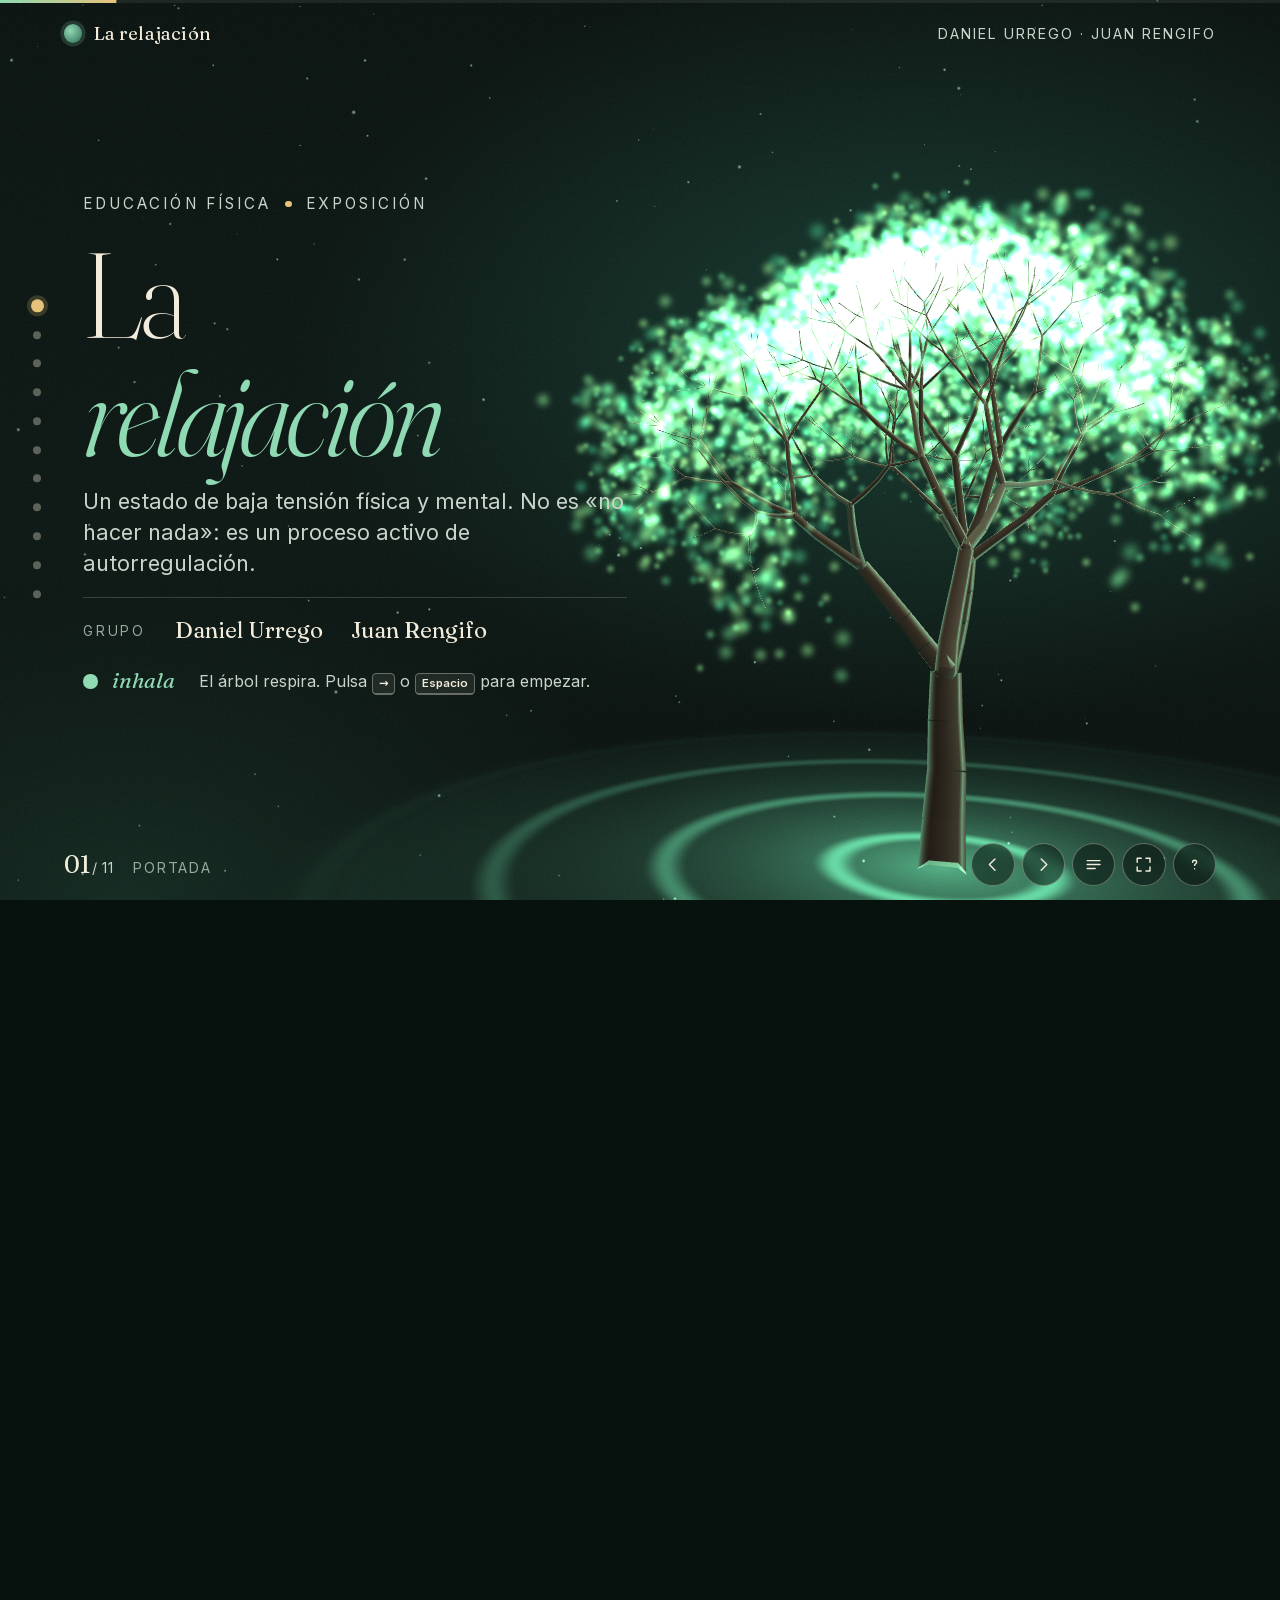
<file: versiones/v1-sitio/index.html>
<!doctype html>
<html lang="es" class="no-js">
<head>
<meta charset="utf-8">
<meta name="viewport" content="width=device-width, initial-scale=1, viewport-fit=cover">
<title>La relajación — Exposición interactiva de Educación Física</title>
<meta name="description" content="Exposición interactiva sobre la relajación: concepto, historia, fisiología, cuerpo y mente, técnicas, respiración guiada y ámbitos. Grupo: Daniel Urrego y Juan Rengifo.">
<meta name="theme-color" content="#07110e">
<meta name="color-scheme" content="dark">
<link rel="icon" href="assets/favicon.svg" type="image/svg+xml">
<link rel="stylesheet" href="css/base.css">
<link rel="stylesheet" href="css/slides.css">
<script>document.documentElement.className = 'js';</script>
</head>
<body>
<a class="skip" href="#contenido">Saltar al contenido</a>

<!-- Fondo y escena 3D (decorativos) -->
<div class="bg" aria-hidden="true"><div class="bg-calm"></div><div class="bg-tense"></div><div class="bg-grain"></div></div>
<canvas id="scene" aria-hidden="true"></canvas>

<!-- Marco: marca, crédito, progreso y controles -->
<header class="chrome chrome-top">
  <a class="brand" href="#portada" data-go="0"><span class="brand-mark" aria-hidden="true"></span>La relajación</a>
  <p class="credit">Daniel Urrego <span aria-hidden="true">·</span> Juan Rengifo</p>
</header>

<nav class="rail" id="rail" aria-label="Secciones de la exposición"></nav>

<div class="chrome chrome-bottom">
  <p class="status" aria-live="polite"><b id="st-num">01</b><span class="st-sep"> / </span><span id="st-total">11</span><span class="st-name" id="st-name">Portada</span></p>
  <div class="ctrls">
    <button class="ibtn" id="b-prev" aria-label="Anterior (←)" title="Anterior (←)"><svg viewBox="0 0 24 24" aria-hidden="true"><path d="M15 5l-7 7 7 7"/></svg></button>
    <button class="ibtn" id="b-next" aria-label="Siguiente (→ o Espacio)" title="Siguiente (→ o Espacio)"><svg viewBox="0 0 24 24" aria-hidden="true"><path d="M9 5l7 7-7 7"/></svg></button>
    <button class="ibtn" id="b-menu" aria-label="Índice (M)" title="Índice (M)"><svg viewBox="0 0 24 24" aria-hidden="true"><path d="M4 7h16M4 12h16M4 17h10"/></svg></button>
    <button class="ibtn" id="b-fs" aria-label="Pantalla completa (F)" title="Pantalla completa (F)"><svg viewBox="0 0 24 24" aria-hidden="true"><path d="M4 9V4h5M20 9V4h-5M4 15v5h5M20 15v5h-5"/></svg></button>
    <button class="ibtn" id="b-help" aria-label="Ayuda y atajos (?)" title="Ayuda y atajos (?)"><svg viewBox="0 0 24 24" aria-hidden="true"><path d="M9.5 9a2.5 2.5 0 115 0c0 1.8-2.5 2-2.5 4M12 17.2v.1"/></svg></button>
  </div>
</div>
<div class="progress" aria-hidden="true"><i id="progress-fill"></i></div>

<main id="contenido">

<!-- 00 · PORTADA -->
<section class="slide s-portada" id="portada" data-title="Portada">
  <div class="wrap">
    <p class="eyebrow reveal">Educación Física <span class="dot" aria-hidden="true"></span> Exposición</p>
    <h1 class="mega"><span class="ln"><span>La</span></span><span class="ln"><span><em>relajación</em></span></span></h1>
    <p class="lede reveal" style="--d:.55s">Un estado de baja tensión física y mental. No es «no hacer nada»: es un proceso activo de autorregulación.</p>
    <div class="by reveal" style="--d:.75s"><span class="by-l">Grupo</span><b>Daniel Urrego</b><b>Juan Rengifo</b></div>
    <p class="cue reveal" style="--d:.95s"><span class="cue-dot" aria-hidden="true"></span><span class="cue-word" id="breath-cue">inhala</span><span class="cue-txt">El árbol respira. <span class="only-d">Pulsa <kbd>→</kbd> o <kbd>Espacio</kbd> para empezar.</span><span class="only-m">Desliza hacia abajo para empezar.</span></span></p>
  </div>
</section>

<!-- 01 · CONCEPTO -->
<section class="slide s-concepto" id="concepto" data-title="Concepto">
  <div class="wrap">
    <header class="s-head reveal"><span class="s-num">01</span><span class="s-kicker">Concepto</span></header>
    <p class="statement split">La relajación es un estado de <em>baja tensión</em> física y mental en el cual los sistemas musculares, respiratorios y neurológicos reducen su nivel de actividad o excitación.</p>
    <ul class="trio reveal" style="--d:.5s" aria-label="Sistemas que reducen su actividad">
      <li><span class="glyph g-musc" aria-hidden="true"><i></i><i></i><i></i><i></i><i></i></span><b>Muscular</b><small>el tono baja</small></li>
      <li><span class="glyph g-resp" aria-hidden="true"><i></i></span><b>Respiratorio</b><small>el ritmo se calma</small></li>
      <li><span class="glyph g-neuro" aria-hidden="true"><svg viewBox="0 0 80 30"><path d="M0 15 Q10 2 20 15 T40 15 T60 15 T80 15"/></svg></span><b>Neurológico</b><small>la excitación cede</small></li>
    </ul>
    <div class="not reveal" style="--d:.7s">
      <p>No es solo la ausencia de estrés ni el acto de «no hacer nada».</p>
      <p class="not-strong">Es un proceso <b>bio-psico-social activo</b> de <b>autorregulación</b>.</p>
    </div>
  </div>
</section>

<!-- 02 · DESCANSO / SUEÑO / RELAJACIÓN -->
<section class="slide s-dif" id="diferencias" data-title="Descanso, sueño y relajación">
  <div class="wrap">
    <header class="s-head reveal"><span class="s-num">02</span><span class="s-kicker">Diferencia entre descanso, sueño y relajación</span></header>
    <h2 class="display"><span class="ln"><span>Descansar no es</span></span><span class="ln"><span><em>relajarse</em></span></span></h2>
    <div class="flips" id="flips">
      <button class="flip reveal" style="--d:.25s" aria-pressed="false" data-k="descanso">
        <span class="flip-in">
          <span class="face front"><small>¿Qué es…?</small><strong>Descanso</strong><span class="hint">Toca para ver</span></span>
          <span class="face back" aria-hidden="true"><small>Descanso</small><span class="def">Pausa en la actividad física o mental.</span><span class="aside">Puedes descansar estando tenso.</span></span>
        </span>
      </button>
      <button class="flip reveal" style="--d:.4s" aria-pressed="false" data-k="sueno">
        <span class="flip-in">
          <span class="face front"><small>¿Qué es…?</small><strong>Sueño</strong><span class="hint">Toca para ver</span></span>
          <span class="face back" aria-hidden="true"><small>Sueño</small><span class="def">Estado inconsciente de restauración biológica.</span></span>
        </span>
      </button>
      <button class="flip flip-key reveal" style="--d:.55s" aria-pressed="false" data-k="relajacion">
        <span class="flip-in">
          <span class="face front"><small>¿Qué es…?</small><strong>Relajación</strong><span class="hint">Toca para ver</span></span>
          <span class="face back" aria-hidden="true"><small>Relajación</small><span class="def">Estado <b>voluntario y consciente</b> de reducción del tono muscular y la hiperactividad mental.</span></span>
        </span>
      </button>
    </div>
  </div>
</section>

<!-- 03 · HISTORIA -->
<section class="slide s-hist" id="historia" data-title="Historia y evolución">
  <div class="wrap">
    <header class="s-head reveal"><span class="s-num">03</span><span class="s-kicker">Historia y evolución de la relajación</span></header>
    <h2 class="display"><span class="ln"><span>De la contemplación</span></span><span class="ln"><span><em>al laboratorio</em></span></span></h2>
    <div class="tl reveal" style="--d:.3s" id="tl">
      <div class="tl-eras" aria-hidden="true"><span>Antigüedad</span><span>Grecia y Roma</span><span>Siglo XX · la formalización científica</span></div>
      <div class="tl-rail" id="tl-rail"><i class="tl-fill" id="tl-fill"></i></div>
      <input type="range" class="tl-range" id="tl-range" min="0" max="5" step="1" value="0" aria-label="Recorrer la línea de tiempo">
      <article class="tl-card" id="tl-card" aria-live="polite"></article>
    </div>
  </div>
</section>

<!-- 04 · FISIOLOGÍA -->
<section class="slide s-fis" id="fisiologia" data-title="Fisiología">
  <div class="wrap">
    <header class="s-head reveal"><span class="s-num">04</span><span class="s-kicker">Fisiología</span></header>
    <h2 class="display sm"><span class="ln"><span>¿Qué le pasa a tu cuerpo</span></span><span class="ln"><span>cuando estás <em>relajado</em>?</span></span></h2>
    <div class="phys reveal" style="--d:.3s">
      <div class="sys-tabs" id="sys-tabs" role="tablist" aria-label="Sistemas del cuerpo"></div>
      <div class="phys-main">
        <figure class="phys-viz"><canvas id="phys-canvas" aria-hidden="true"></canvas><figcaption id="phys-cap"></figcaption></figure>
        <div class="phys-text" id="phys-panel" role="tabpanel" aria-live="polite">
          <p class="state-tag" id="ph-state"></p>
          <h3 id="ph-title"></h3>
          <p class="kw" id="ph-kw"></p>
          <p class="desc" id="ph-desc"></p>
          <p class="fx" id="ph-fx"></p>
        </div>
      </div>
      <div class="switch">
        <span class="sw-l"><b>Tensión</b><small>sistema simpático</small></span>
        <input type="range" id="phys-range" min="0" max="100" value="0" aria-label="Estado del cuerpo: de tensión (simpático) a relajación (parasimpático)">
        <span class="sw-r"><b>Relajación</b><small>sistema parasimpático</small></span>
        <button class="btn ghost" id="phys-toggle" type="button">Alternar <kbd>T</kbd></button>
      </div>
    </div>
  </div>
</section>

<!-- 05 · CUERPO Y MENTE -->
<section class="slide s-bm" id="cuerpomente" data-title="Cuerpo y mente">
  <div class="wrap">
    <header class="s-head reveal"><span class="s-num">05</span><span class="s-kicker">Relajación física vs. relajación mental</span></header>
    <h2 class="display sm"><span class="ln"><span>Dos puertas,</span></span><span class="ln"><span><em>un mismo bucle</em></span></span></h2>
    <div class="bm-grid">
      <div class="bm-cols">
        <article class="bm reveal" style="--d:.25s">
          <span class="tag tag-body">Física · somática</span>
          <p><strong>Se centra en el cuerpo.</strong> Reduce el tono muscular, libera contracturas y disminuye el dolor somático.</p>
          <p class="ex"><b>Ejemplo.</b> Si liberas los hombros o el cuello, envías una señal al cerebro de que «no hay peligro».</p>
        </article>
        <article class="bm reveal" style="--d:.4s">
          <span class="tag tag-mind">Mental · cognitiva y emocional</span>
          <p><strong>Se centra en la mente.</strong> Reduce el diálogo interno intrusivo, la rumiación (darle vueltas a un pensamiento) y la sobrecarga sensorial.</p>
          <p class="ex"><b>Ejemplo.</b> Apagar las preocupaciones sobre el futuro o el pasado para anclarse en el presente.</p>
        </article>
      </div>
      <div class="loop reveal" style="--d:.5s" id="loop">
        <p class="loop-h">El bucle cuerpo–mente <small>Pruébalo: cambia cada lado</small></p>
        <svg class="loop-svg" id="loop-svg" viewBox="0 0 400 210" role="img" aria-label="Diagrama de un bucle entre el cuerpo y la mente">
          <path class="lp lp-a" id="lp-a" d="M120 80 C 170 20, 230 20, 280 80"/>
          <path class="lp lp-b" id="lp-b" d="M280 130 C 230 190, 170 190, 120 130"/>
          <circle class="node node-b" cx="90" cy="105" r="46"/>
          <circle class="node node-m" cx="310" cy="105" r="46"/>
          <text x="90" y="110" text-anchor="middle" class="nl">Cuerpo</text>
          <text x="310" y="110" text-anchor="middle" class="nl">Mente</text>
          <circle class="spark" id="sp-a" r="4.5"/><circle class="spark" id="sp-b" r="4.5"/>
        </svg>
        <div class="loop-ctl">
          <button class="tg" id="lc-body" aria-pressed="true" type="button"><span>Cuerpo</span><b>Tenso</b></button>
          <button class="tg" id="lc-mind" aria-pressed="true" type="button"><span>Mente</span><b>Con preocupaciones</b></button>
        </div>
        <p class="loop-msg" id="loop-msg" aria-live="polite"></p>
      </div>
    </div>
  </div>
</section>

<!-- 06 · TÉCNICAS -->
<section class="slide s-tec" id="tecnicas" data-title="Formas, técnicas y herramientas">
  <div class="wrap">
    <header class="s-head reveal"><span class="s-num">06</span><span class="s-kicker">Formas, técnicas y herramientas de relajación</span></header>
    <h2 class="display sm"><span class="ln"><span>Tres caminos</span></span><span class="ln"><span><em>para soltar</em></span></span></h2>
    <div class="tech reveal" style="--d:.3s">
      <div class="tech-list" id="tech-list"></div>
      <div class="tech-detail" id="tech-detail" aria-live="polite"></div>
    </div>
  </div>
</section>

<!-- 07 · RESPIRACIÓN GUIADA -->
<section class="slide s-resp" id="respiracion" data-title="Respiración guiada">
  <div class="wrap">
    <header class="s-head reveal"><span class="s-num">07</span><span class="s-kicker">Respiración consciente · ejercicio guiado</span></header>
    <h2 class="display sm"><span class="ln"><span>Respira con</span></span><span class="ln"><span>el <em>árbol</em></span></span></h2>
    <div class="br">
      <div class="br-side reveal" style="--d:.3s">
        <div class="seg" id="br-seg" role="radiogroup" aria-label="Patrón de respiración">
          <button role="radio" aria-checked="true" data-p="box" type="button">Cuadrada <small>4-4-4-4</small></button>
          <button role="radio" aria-checked="false" data-p="478" type="button">4-7-8</button>
        </div>
        <p class="br-desc" id="br-desc"></p>
        <button class="btn big" id="br-start" type="button">Comenzar <kbd>B</kbd></button>
        <p class="br-hint">Lleva el aire al vientre, no al pecho: respiración diafragmática.</p>
        <p class="br-cyc"><b id="br-cycles">0</b> <span>ciclos completos</span></p>
      </div>
      <div class="br-stage reveal" style="--d:.45s">
        <svg class="br-ring" id="br-ring" viewBox="-120 -120 240 240" aria-hidden="true"></svg>
        <div class="orb" id="br-orb" aria-hidden="true"></div>
        <div class="br-label" aria-live="off"><span class="br-phase" id="br-phase">Listo</span><span class="br-num" id="br-num">·</span></div>
        <p class="sr-only" id="br-sr" aria-live="polite"></p>
      </div>
    </div>
  </div>
</section>

<!-- 08 · ÁMBITOS -->
<section class="slide s-amb" id="ambitos" data-title="Ámbitos">
  <div class="wrap">
    <header class="s-head reveal"><span class="s-num">08</span><span class="s-kicker">La relajación en diferentes ámbitos</span></header>
    <h2 class="display sm"><span class="ln"><span>Dónde florece</span></span><span class="ln"><span><em>la calma</em></span></span></h2>
    <div class="amb reveal" style="--d:.3s">
      <div class="amb-tabs" id="amb-tabs" role="tablist" aria-label="Ámbitos"></div>
      <div class="amb-panel" id="amb-panel" role="tabpanel" aria-live="polite"></div>
    </div>
  </div>
</section>

<!-- 09 · QUIZ -->
<section class="slide s-quiz" id="quiz" data-title="Pregunta al público">
  <div class="wrap">
    <header class="s-head reveal"><span class="s-num">09</span><span class="s-kicker">Pregunta al público</span></header>
    <div class="quiz reveal" style="--d:.25s" id="quiz-box"></div>
  </div>
</section>

<!-- 10 · CIERRE -->
<section class="slide s-cierre" id="cierre" data-title="Cierre">
  <div class="wrap">
    <header class="s-head reveal"><span class="s-num">10</span><span class="s-kicker">Cierre</span></header>
    <h2 class="display sm xl"><span class="ln"><span>Soltar es un</span></span><span class="ln"><span>proceso <em>activo</em></span></span></h2>
    <ol class="take">
      <li class="reveal" style="--d:.3s"><b>Es autorregulación.</b> No es «no hacer nada»: es un estado voluntario y consciente.</li>
      <li class="reveal" style="--d:.42s"><b>El cuerpo cambia de modo.</b> Del simpático (tensión) al parasimpático (calma).</li>
      <li class="reveal" style="--d:.54s"><b>Cuerpo y mente se retroalimentan.</b> Soltar los hombros le dice al cerebro: «no hay peligro».</li>
      <li class="reveal" style="--d:.66s"><b>Hay técnicas para todos.</b> Corporales, mentales y sensoriales; en el deporte, la escuela, la clínica y la vida diaria.</li>
    </ol>
    <div class="ask reveal" style="--d:.8s">
      <p class="ask-q">Ahora, una pregunta para el público: <em>¿dónde estás tensando algo en este momento?</em> Suelta hombros y mandíbula. Respira.</p>
      <div class="ask-btns">
        <button class="btn" id="end-breath" type="button">Respirar juntos</button>
        <button class="btn ghost" id="end-top" type="button">Volver al inicio</button>
      </div>
    </div>
    <p class="thanks reveal" style="--d:.95s">Gracias. <span>Grupo: <b>Daniel Urrego</b> y <b>Juan Rengifo</b> · Fuente: trabajo escrito «La relajación».</span></p>
  </div>
</section>

</main>

<!-- Índice -->
<div class="overlay" id="menu" role="dialog" aria-modal="true" aria-labelledby="menu-h" hidden>
  <div class="ov-card">
    <div class="ov-top"><h2 id="menu-h">Índice</h2><button class="ibtn" data-close aria-label="Cerrar"><svg viewBox="0 0 24 24" aria-hidden="true"><path d="M6 6l12 12M18 6L6 18"/></svg></button></div>
    <ol class="menu-list" id="menu-list"></ol>
  </div>
</div>

<!-- Ayuda -->
<div class="overlay" id="help" role="dialog" aria-modal="true" aria-labelledby="help-h" hidden>
  <div class="ov-card">
    <div class="ov-top"><h2 id="help-h">Modo exposición</h2><button class="ibtn" data-close aria-label="Cerrar"><svg viewBox="0 0 24 24" aria-hidden="true"><path d="M6 6l12 12M18 6L6 18"/></svg></button></div>
    <dl class="keys">
      <div><dt><kbd>→</kbd> <kbd>Espacio</kbd> <kbd>Re Pág</kbd></dt><dd>Siguiente (dentro de una sección, avanza paso a paso)</dd></div>
      <div><dt><kbd>←</kbd> <kbd>Mayús</kbd>+<kbd>Espacio</kbd> <kbd>Av Pág</kbd></dt><dd>Anterior</dd></div>
      <div><dt><kbd>Inicio</kbd> <kbd>Fin</kbd></dt><dd>Primera / última sección</dd></div>
      <div><dt><kbd>F</kbd></dt><dd>Pantalla completa</dd></div>
      <div><dt><kbd>M</kbd></dt><dd>Índice de secciones</dd></div>
      <div><dt><kbd>T</kbd></dt><dd>Fisiología: alternar tensión / relajación</dd></div>
      <div><dt><kbd>B</kbd></dt><dd>Respiración: comenzar o detener</dd></div>
      <div><dt><kbd>1</kbd>–<kbd>4</kbd> <kbd>N</kbd></dt><dd>Quiz: elegir respuesta · siguiente pregunta</dd></div>
      <div><dt><kbd>Esc</kbd></dt><dd>Cerrar paneles</dd></div>
    </dl>
    <p class="ov-note">También funciona con la rueda del ratón, el dedo en el móvil y los clics en los puntos de la izquierda.</p>
  </div>
</div>

<script src="vendor/three.min.js"></script>
<script src="js/scene.js"></script>
<script src="js/physio.js"></script>
<script src="js/widgets.js"></script>
<script src="js/practice.js"></script>
<script src="js/quiz.js"></script>
<script src="js/app.js"></script>
</body>
</html>
</file>
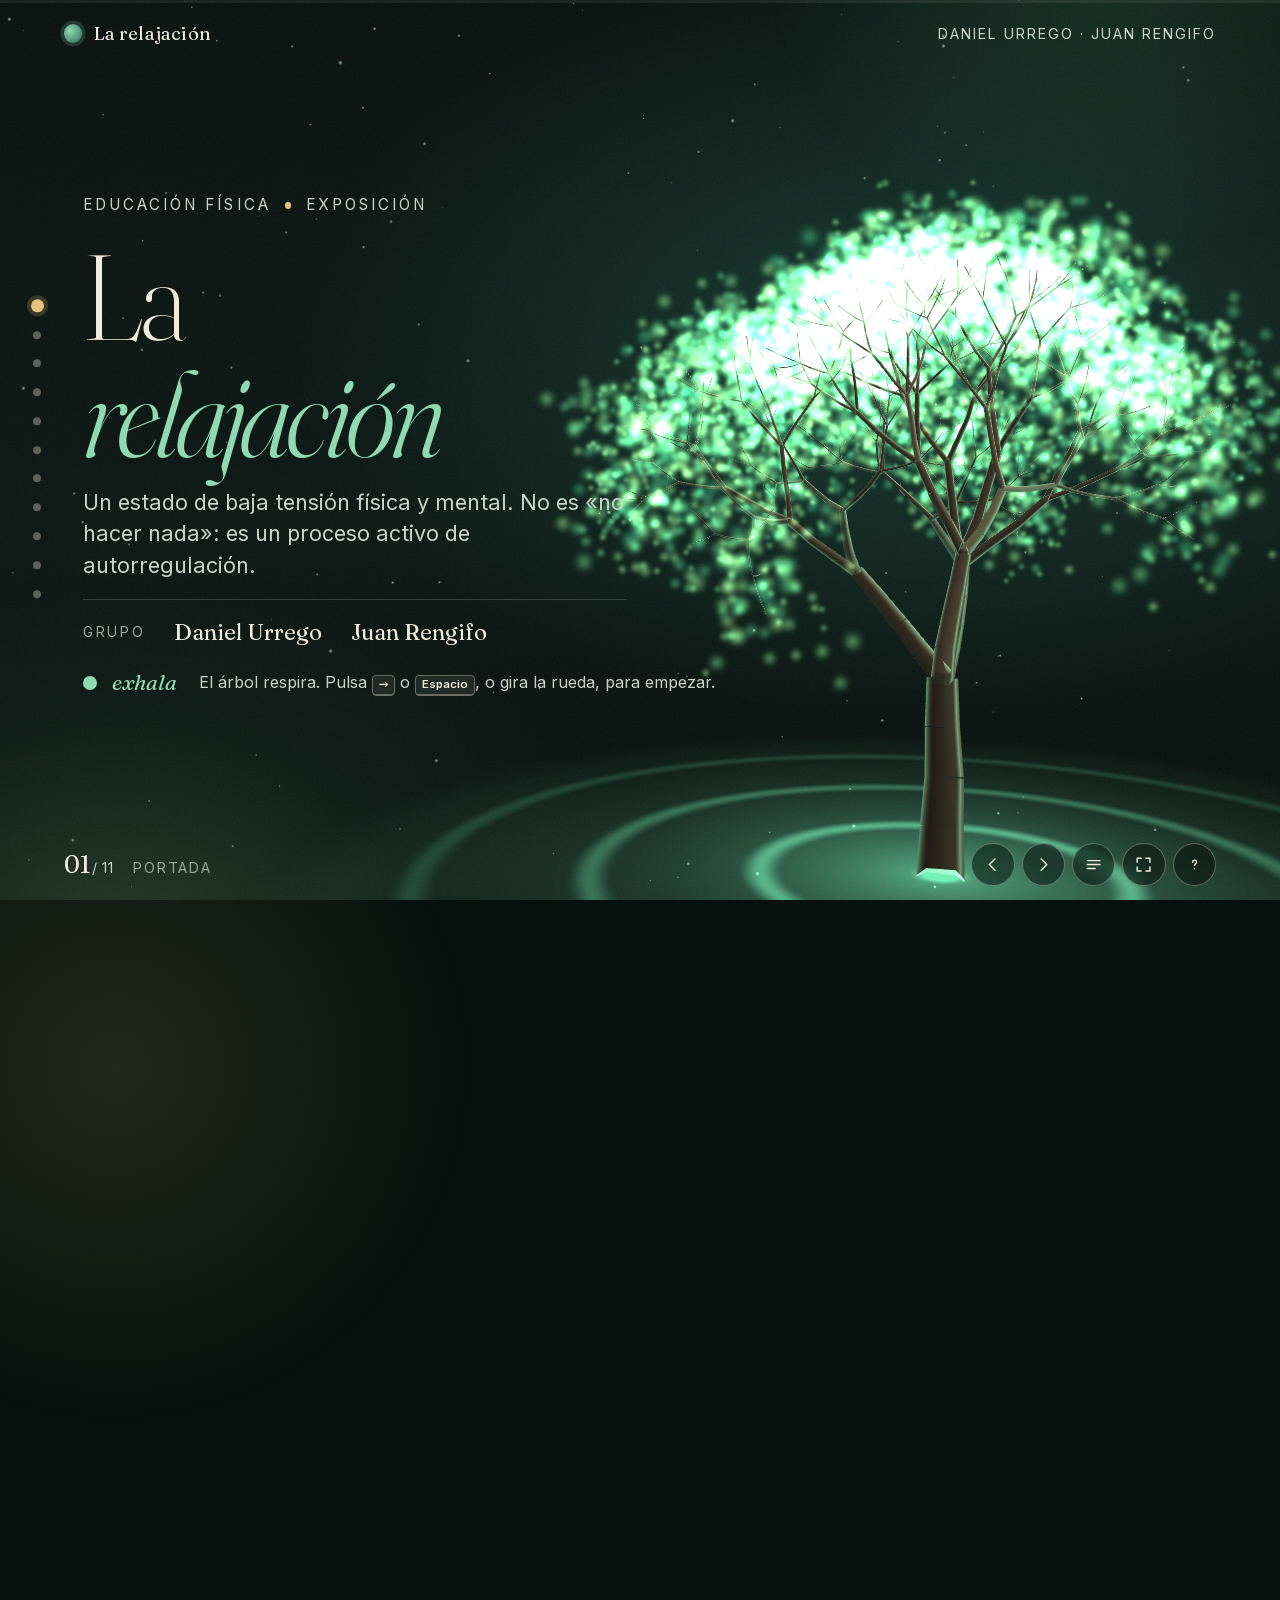
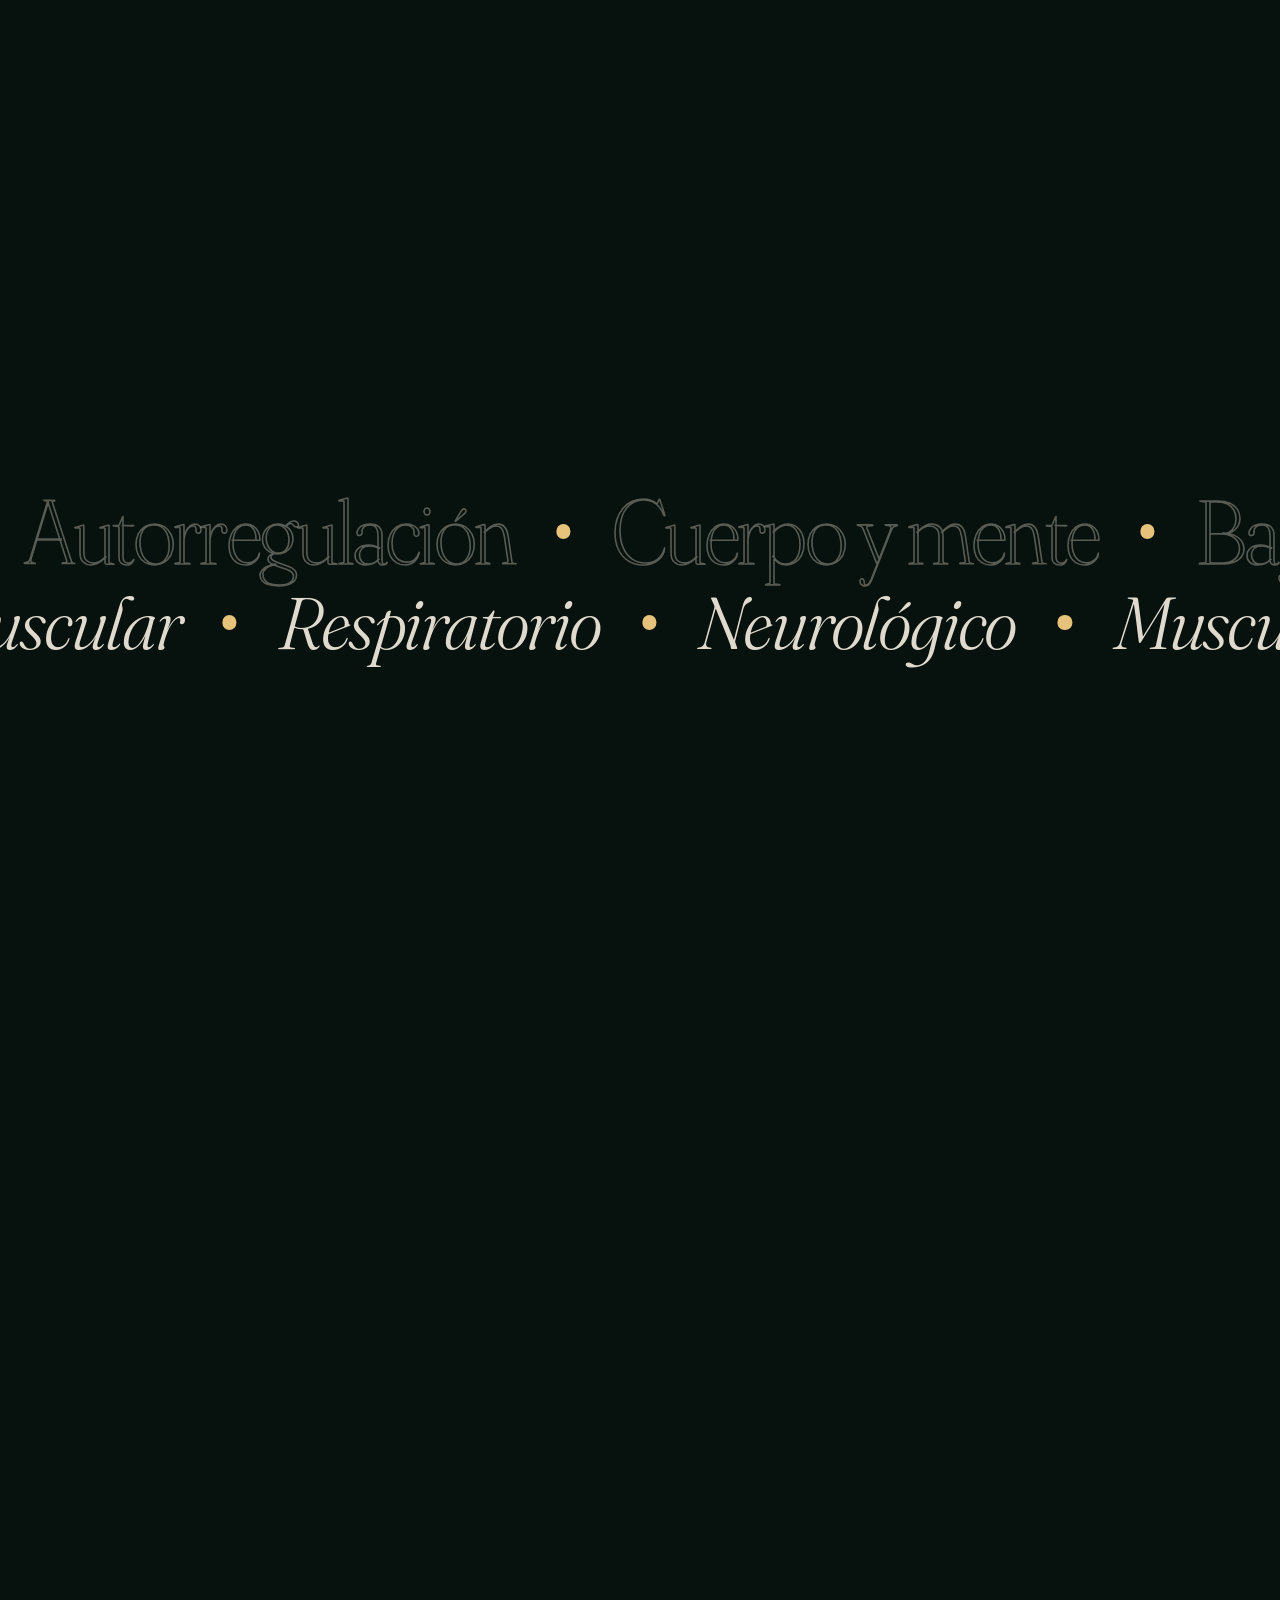
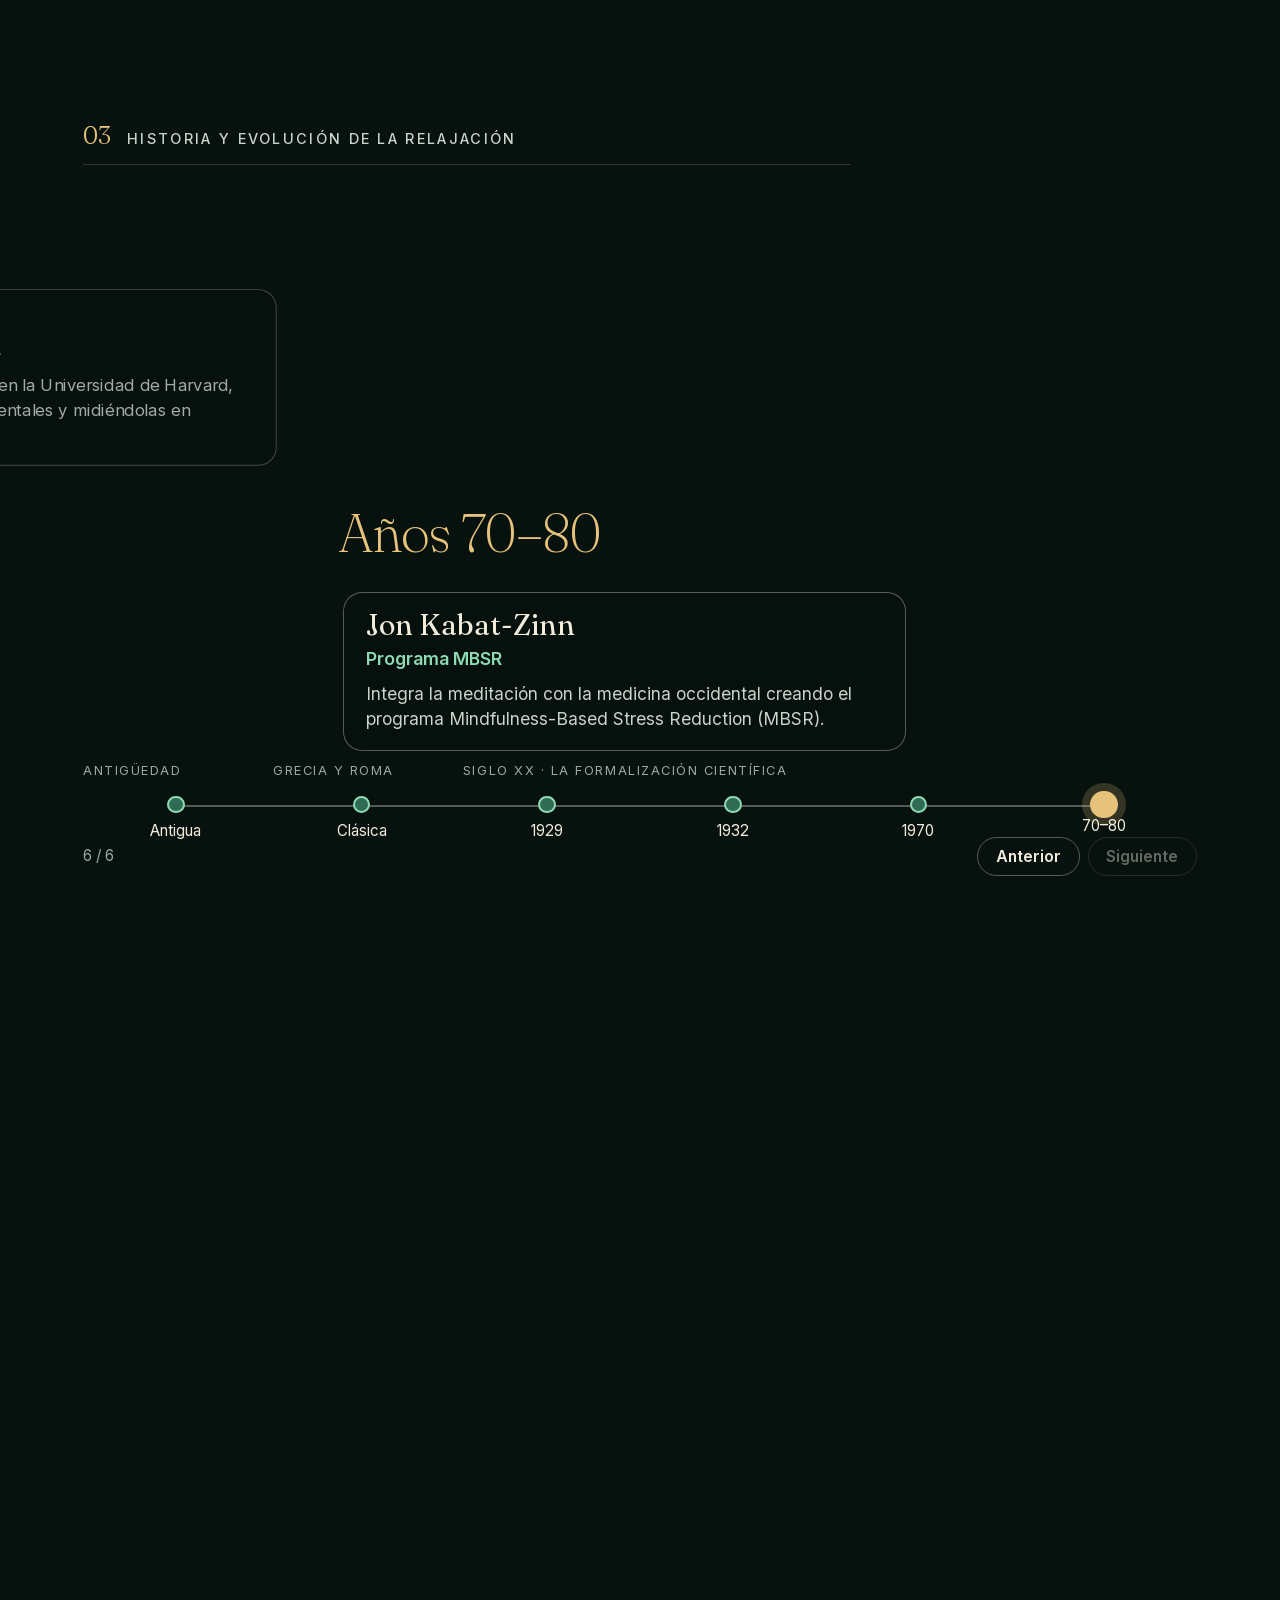
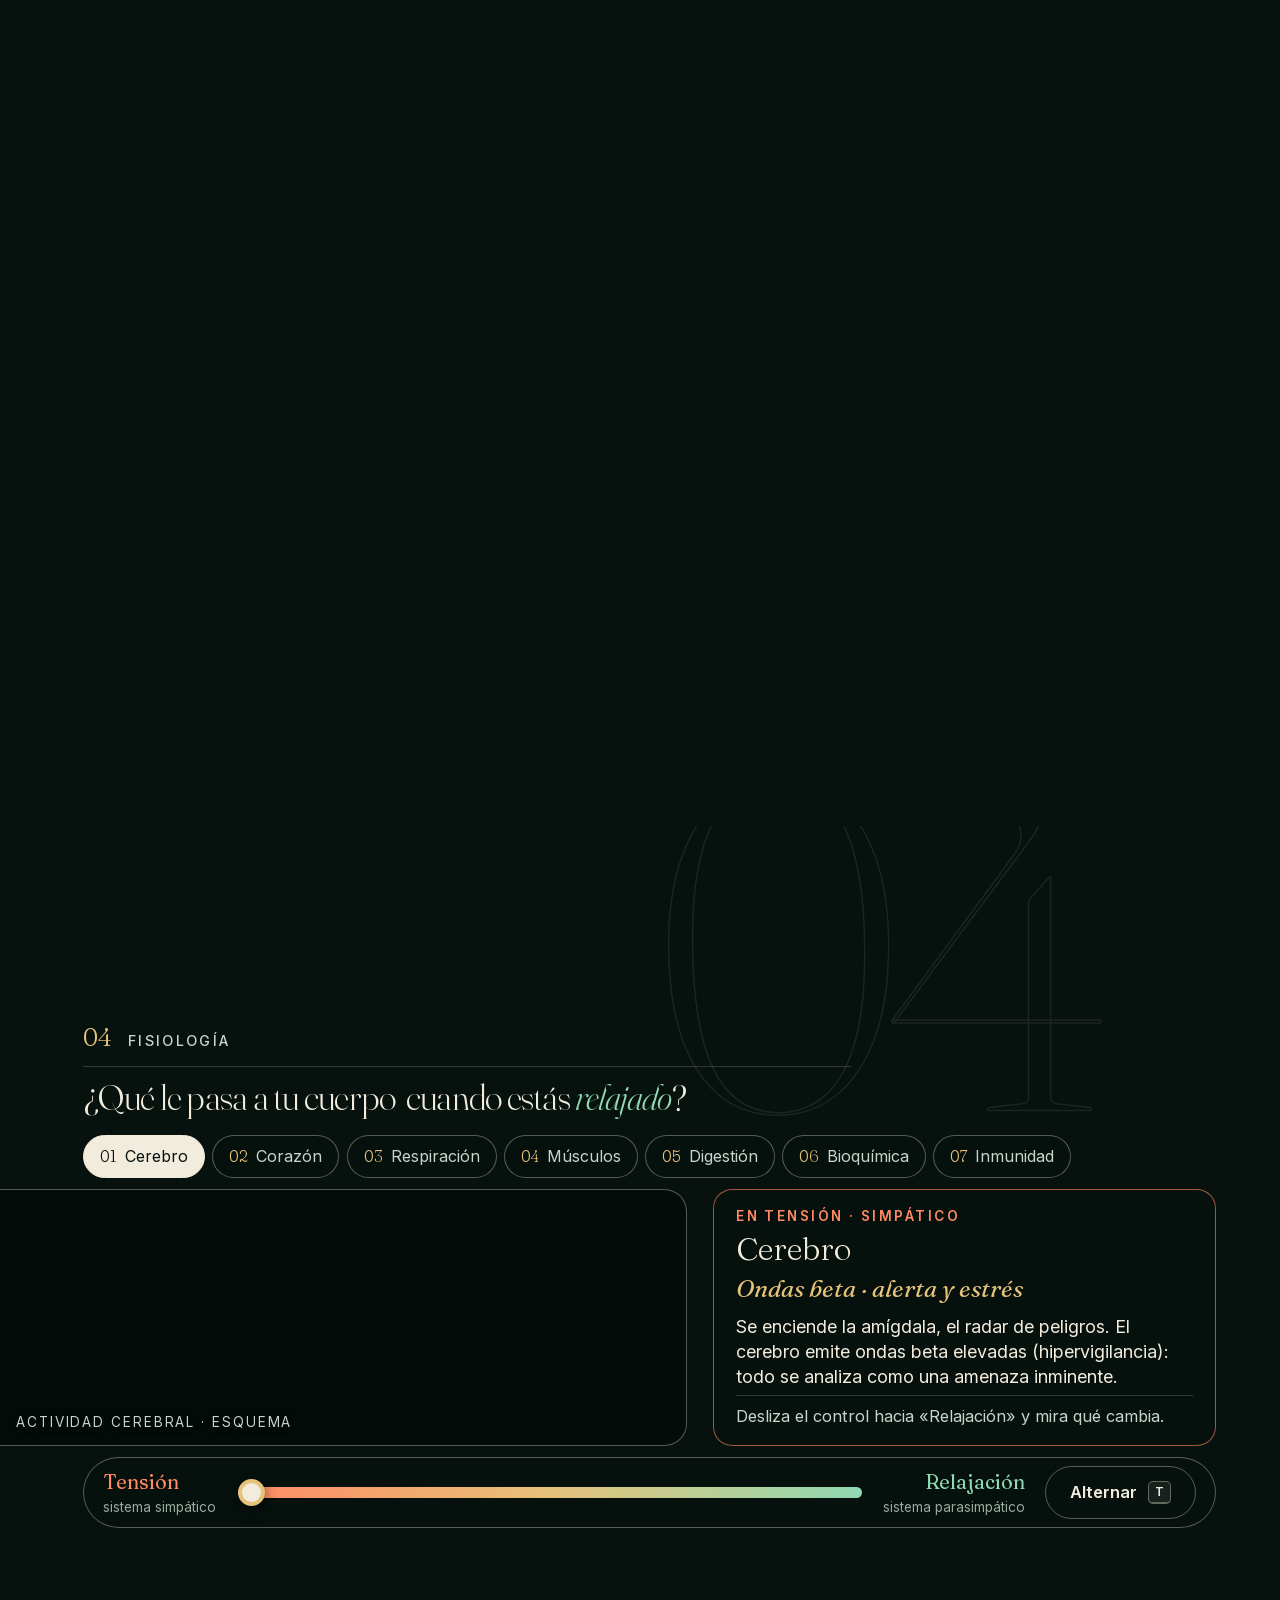
<file: versiones/v2-sitio/index.html>
<!doctype html>
<html lang="es" class="no-js">
<head>
<meta charset="utf-8">
<meta name="viewport" content="width=device-width, initial-scale=1, viewport-fit=cover">
<title>La relajación — Exposición interactiva de Educación Física</title>
<meta name="description" content="Exposición interactiva sobre la relajación: concepto, historia, fisiología, cuerpo y mente, técnicas, respiración guiada y ámbitos. Grupo: Daniel Urrego y Juan Rengifo.">
<meta name="theme-color" content="#07110e">
<meta name="color-scheme" content="dark">
<link rel="icon" href="assets/favicon.svg" type="image/svg+xml">
<link rel="stylesheet" href="css/base.css">
<link rel="stylesheet" href="css/slides.css">
<link rel="stylesheet" href="css/compose.css">
<script>
/* Modo antes del primer pintado: «pins» = secciones fijadas con scroll dinámico (escritorio);
   «nopin» = flujo normal (móvil o prefers-reduced-motion). */
(function () {
  var rm = window.matchMedia('(prefers-reduced-motion: reduce)').matches;
  var wide = window.matchMedia('(min-width: 901px)').matches;
  document.documentElement.className = 'js ' + (rm ? 'reduced nopin' : wide ? 'pins' : 'nopin');
})();
</script>
</head>
<body>
<a class="skip" href="#contenido">Saltar al contenido</a>

<!-- Fondo y escena 3D (decorativos) -->
<div class="bg" aria-hidden="true"><div class="bg-calm"></div><div class="bg-tense"></div><div class="bg-glow g1" id="glow-1"></div><div class="bg-glow g2" id="glow-2"></div><div class="bg-grain"></div></div>
<canvas id="scene" aria-hidden="true"></canvas>

<!-- Marco: marca, crédito, progreso y controles -->
<header class="chrome chrome-top">
  <a class="brand" href="#portada" data-go="0"><span class="brand-mark" aria-hidden="true"></span>La relajación</a>
  <p class="credit">Daniel Urrego <span aria-hidden="true">·</span> Juan Rengifo</p>
</header>

<nav class="rail" id="rail" aria-label="Secciones de la exposición"></nav>

<div class="chrome chrome-bottom">
  <p class="status" aria-live="polite"><b id="st-num">01</b><span class="st-sep"> / </span><span id="st-total">11</span><span class="st-name" id="st-name">Portada</span></p>
  <div class="ctrls">
    <button class="ibtn" id="b-prev" aria-label="Anterior (←)" title="Anterior (←)"><svg viewBox="0 0 24 24" aria-hidden="true"><path d="M15 5l-7 7 7 7"/></svg></button>
    <button class="ibtn" id="b-next" aria-label="Siguiente (→ o Espacio)" title="Siguiente (→ o Espacio)"><svg viewBox="0 0 24 24" aria-hidden="true"><path d="M9 5l7 7-7 7"/></svg></button>
    <button class="ibtn" id="b-menu" aria-label="Índice (M)" title="Índice (M)"><svg viewBox="0 0 24 24" aria-hidden="true"><path d="M4 7h16M4 12h16M4 17h10"/></svg></button>
    <button class="ibtn" id="b-fs" aria-label="Pantalla completa (F)" title="Pantalla completa (F)"><svg viewBox="0 0 24 24" aria-hidden="true"><path d="M4 9V4h5M20 9V4h-5M4 15v5h5M20 15v5h-5"/></svg></button>
    <button class="ibtn" id="b-help" aria-label="Ayuda y atajos (?)" title="Ayuda y atajos (?)"><svg viewBox="0 0 24 24" aria-hidden="true"><path d="M9.5 9a2.5 2.5 0 115 0c0 1.8-2.5 2-2.5 4M12 17.2v.1"/></svg></button>
  </div>
</div>
<div class="progress" aria-hidden="true"><i id="progress-fill"></i></div>

<main id="contenido">

<!-- 00 · PORTADA — izquierda; el árbol a la derecha y, al bajar, se centra y crece -->
<section class="slide pin s-portada" id="portada" data-title="Portada" data-pin="1.4" data-stop="0">
  <div class="stage">
    <div class="wrap" data-fx="y:0>-12vh s:1>1.1 o:1>0 @.2,1.25">
      <p class="eyebrow reveal">Educación Física <span class="dot" aria-hidden="true"></span> Exposición</p>
      <h1 class="mega"><span class="ln"><span>La</span></span><span class="ln"><span><em>relajación</em></span></span></h1>
      <p class="lede reveal" style="--d:.55s">Un estado de baja tensión física y mental. No es «no hacer nada»: es un proceso activo de autorregulación.</p>
      <div class="by reveal" style="--d:.75s"><span class="by-l">Grupo</span><b>Daniel Urrego</b><b>Juan Rengifo</b></div>
      <p class="cue reveal" style="--d:.95s"><span class="cue-dot" aria-hidden="true"></span><span class="cue-word" id="breath-cue">inhala</span><span class="cue-txt">El árbol respira. <span class="only-d">Pulsa <kbd>→</kbd> o <kbd>Espacio</kbd>, o gira la rueda, para empezar.</span><span class="only-m">Desliza hacia abajo para empezar.</span></span></p>
    </div>
  </div>
</section>

<!-- 01 · CONCEPTO — izquierda; las palabras se encienden con el scroll y el enunciado cede sitio al resto -->
<section class="slide pin s-concepto" id="concepto" data-title="Concepto" data-pin="2.3" data-stop="2.0">
  <div class="stage">
    <span class="numeral" aria-hidden="true" data-par="x:.1 y:-.28">01</span>
    <div class="wrap" data-fx="shrink @e-.2,e+.8">
      <header class="s-head" data-fx="fall @-.9,-.5"><span class="s-num">01</span><span class="s-kicker">Concepto</span></header>
      <p class="statement split" data-words="@-.5,1.0" data-fx="s:1>.86 @1.05,1.6">La relajación es un estado de <em>baja tensión</em> física y mental en el cual los sistemas musculares, respiratorios y neurológicos reducen su nivel de actividad o excitación.</p>
      <ul class="trio" aria-label="Sistemas que reducen su actividad" data-stagger="rise @1.0,1.55 step.14">
        <li><span class="glyph g-musc" aria-hidden="true"><i></i><i></i><i></i><i></i><i></i></span><b>Muscular</b><small>el tono baja</small></li>
        <li><span class="glyph g-resp" aria-hidden="true"><i></i></span><b>Respiratorio</b><small>el ritmo se calma</small></li>
        <li><span class="glyph g-neuro" aria-hidden="true"><svg viewBox="0 0 80 30"><path d="M0 15 Q10 2 20 15 T40 15 T60 15 T80 15"/></svg></span><b>Neurológico</b><small>la excitación cede</small></li>
      </ul>
      <div class="not" data-fx="right @1.6,2.0">
        <p>No es solo la ausencia de estrés ni el acto de «no hacer nada».</p>
        <p class="not-strong">Es un proceso <b>bio-psico-social activo</b> de <b>autorregulación</b>.</p>
      </div>
    </div>
  </div>
</section>

<!-- Respiro 1 -->
<div class="band" aria-hidden="true">
  <p class="band-row" data-par="x:-.22"><span>Baja tensión</span><i></i><span>Autorregulación</span><i></i><span>Cuerpo y mente</span><i></i><span>Baja tensión</span></p>
  <p class="band-row solid" data-par="x:.2"><span>Muscular</span><i></i><span>Respiratorio</span><i></i><span>Neurológico</span><i></i><span>Muscular</span></p>
</div>

<!-- 02 · DESCANSO / SUEÑO / RELAJACIÓN — centrada; tres tarjetas escalonadas convergen desde distintas profundidades -->
<section class="slide pin s-dif" id="diferencias" data-title="Descanso, sueño y relajación" data-pin="1.7" data-stop="1.4">
  <div class="stage">
    <span class="numeral" aria-hidden="true" data-par="x:-.1 y:-.3">02</span>
    <div class="wrap" data-fx="shrink @e-.1,e+.85">
      <header class="s-head center" data-fx="fall @-.9,-.5"><span class="s-num">02</span><span class="s-kicker">Diferencia entre descanso, sueño y relajación</span></header>
      <h2 class="display center" data-lines="@-.85,-.35 step.12"><span class="ln"><span>Descansar no es</span></span><span class="ln"><span><em>relajarse</em></span></span></h2>
      <div class="flips" id="flips">
        <button class="flip f1" aria-pressed="false" data-k="descanso" data-fx="x:-12vw>0 y:30vh>0 r:-7>0 o:0>1 @-.85,.25">
          <span class="flip-in">
            <span class="face front"><small>¿Qué es…?</small><strong>Descanso</strong><span class="hint">Toca para ver</span></span>
            <span class="face back" aria-hidden="true"><small>Descanso</small><span class="def">Pausa en la actividad física o mental.</span><span class="aside">Puedes descansar estando tenso.</span></span>
          </span>
        </button>
        <button class="flip f2" aria-pressed="false" data-k="sueno" data-fx="y:46vh>0 o:0>1 @-.85,.3">
          <span class="flip-in">
            <span class="face front"><small>¿Qué es…?</small><strong>Sueño</strong><span class="hint">Toca para ver</span></span>
            <span class="face back" aria-hidden="true"><small>Sueño</small><span class="def">Estado inconsciente de restauración biológica.</span></span>
          </span>
        </button>
        <button class="flip flip-key f3" aria-pressed="false" data-k="relajacion" data-fx="x:12vw>0 y:36vh>0 r:7>0 o:0>1 @-.85,.35">
          <span class="flip-in">
            <span class="face front"><small>¿Qué es…?</small><strong>Relajación</strong><span class="hint">Toca para ver</span></span>
            <span class="face back" aria-hidden="true"><small>Relajación</small><span class="def">Estado <b>voluntario y consciente</b> de reducción del tono muscular y la hiperactividad mental.</span></span>
          </span>
        </button>
      </div>
    </div>
  </div>
</section>

<!-- 03 · HISTORIA — a sangre y con scroll HORIZONTAL: el scroll vertical recorre la línea de tiempo -->
<section class="slide pin s-hist" id="historia" data-title="Historia y evolución" data-pin="5.2">
  <div class="stage">
    <header class="s-head hist-head" data-fx="fall @-.9,-.5"><span class="s-num">03</span><span class="s-kicker">Historia y evolución de la relajación</span></header>
    <div class="tl" id="tl">
      <div class="tl-view" id="tl-view" role="region" aria-label="Línea de tiempo: hitos históricos" data-fx="rise @-.9,-.3">
        <div class="tl-track" id="tl-track" data-h="@.1,e-.25">
          <div class="tl-intro">
            <h2 class="display"><span class="ln"><span>De la contemplación</span></span><span class="ln"><span><em>al laboratorio</em></span></span></h2>
            <p class="tl-hint"><span class="only-d">Sigue bajando: la línea de tiempo avanza hacia la derecha.</span><span class="only-m">Desliza hacia la derecha →</span></p>
          </div>
        </div>
      </div>
      <div class="tl-foot" data-fx="rise @-.6,-.1">
        <div class="tl-eras" aria-hidden="true"><span>Antigüedad</span><span>Grecia y Roma</span><span>Siglo XX · la formalización científica</span></div>
        <div class="tl-rail" id="tl-rail"><i class="tl-line"></i><i class="tl-fill" id="tl-fill"></i></div>
        <div class="tl-nav"><span id="tl-count">1 / 6</span><div><button class="btn ghost sm" type="button" id="tl-prev">Anterior</button><button class="btn ghost sm" type="button" id="tl-next">Siguiente</button></div></div>
      </div>
    </div>
  </div>
</section>

<!-- 04 · FISIOLOGÍA — la ilustración sangra por la izquierda y el texto entra por la derecha -->
<section class="slide pin s-fis" id="fisiologia" data-title="Fisiología" data-pin="1.8" data-stop="1.35">
  <div class="stage">
    <span class="numeral right" aria-hidden="true" data-par="x:-.1 y:-.3">04</span>
    <div class="wrap" data-fx="shrink @e-.1,e+.85">
      <div class="fis-top">
        <header class="s-head" data-fx="fall @-.9,-.5"><span class="s-num">04</span><span class="s-kicker">Fisiología</span></header>
        <h2 class="display sm" data-lines="@-.85,-.35 step.12"><span class="ln"><span>¿Qué le pasa a tu cuerpo</span></span><span class="ln"><span>cuando estás <em>relajado</em>?</span></span></h2>
      </div>
      <div class="phys">
        <div class="sys-tabs" id="sys-tabs" role="tablist" aria-label="Sistemas del cuerpo" data-stagger="fall @-.75,-.35 step.05"></div>
        <div class="phys-main">
          <figure class="phys-viz" data-fx="x:-34vw>0 s:.88>1 o:0>1 @-.85,-.05"><canvas id="phys-canvas" aria-hidden="true"></canvas><figcaption id="phys-cap"></figcaption></figure>
          <div class="phys-text" id="phys-panel" role="tabpanel" aria-live="polite" data-fx="right @-.7,.05">
            <p class="state-tag" id="ph-state"></p>
            <h3 id="ph-title"></h3>
            <p class="kw" id="ph-kw"></p>
            <p class="desc" id="ph-desc"></p>
            <p class="fx" id="ph-fx"></p>
          </div>
        </div>
        <div class="switch" data-fx="rise @-.5,.2">
          <span class="sw-l"><b>Tensión</b><small>sistema simpático</small></span>
          <input type="range" id="phys-range" min="0" max="100" value="0" aria-label="Estado del cuerpo: de tensión (simpático) a relajación (parasimpático)">
          <span class="sw-r"><b>Relajación</b><small>sistema parasimpático</small></span>
          <button class="btn ghost" id="phys-toggle" type="button">Alternar <kbd>T</kbd></button>
        </div>
      </div>
    </div>
  </div>
</section>

<!-- 05 · CUERPO Y MENTE — centrada, tres columnas: cuerpo · bucle · mente -->
<section class="slide pin s-bm" id="cuerpomente" data-title="Cuerpo y mente" data-pin="1.9" data-stop="1.45">
  <div class="stage">
    <span class="numeral" aria-hidden="true" data-par="x:.1 y:-.3">05</span>
    <div class="wrap" data-fx="shrink @e-.1,e+.85">
      <header class="s-head center" data-fx="fall @-.9,-.5"><span class="s-num">05</span><span class="s-kicker">Relajación física vs. relajación mental</span></header>
      <h2 class="display sm center" data-lines="@-.85,-.35 step.12"><span class="ln"><span>Dos puertas,</span></span><span class="ln"><span><em>un mismo bucle</em></span></span></h2>
      <div class="bm-grid">
        <article class="bm bm-body" data-fx="x:-22vw>0 r:-4>0 o:0>1 @-.8,.15">
          <span class="tag tag-body">Física · somática</span>
          <p><strong>Se centra en el cuerpo.</strong> Reduce el tono muscular, libera contracturas y disminuye el dolor somático.</p>
          <p class="ex"><b>Ejemplo.</b> Si liberas los hombros o el cuello, envías una señal al cerebro de que «no hay peligro».</p>
        </article>
        <div class="loop" id="loop" data-fx="s:.6>1 o:0>1 @-.85,.2">
          <p class="loop-h">El bucle cuerpo–mente <small>Pruébalo: cambia cada lado</small></p>
          <svg class="loop-svg" id="loop-svg" viewBox="0 0 400 210" role="img" aria-label="Diagrama de un bucle entre el cuerpo y la mente">
            <path class="lp lp-a" id="lp-a" d="M120 80 C 170 20, 230 20, 280 80"/>
            <path class="lp lp-b" id="lp-b" d="M280 130 C 230 190, 170 190, 120 130"/>
            <circle class="node node-b" cx="90" cy="105" r="46"/>
            <circle class="node node-m" cx="310" cy="105" r="46"/>
            <text x="90" y="110" text-anchor="middle" class="nl">Cuerpo</text>
            <text x="310" y="110" text-anchor="middle" class="nl">Mente</text>
            <circle class="spark" id="sp-a" r="4.5"/><circle class="spark" id="sp-b" r="4.5"/>
          </svg>
          <div class="loop-ctl">
            <button class="tg" id="lc-body" aria-pressed="true" type="button"><span>Cuerpo</span><b>Tenso</b></button>
            <button class="tg" id="lc-mind" aria-pressed="true" type="button"><span>Mente</span><b>Con preocupaciones</b></button>
          </div>
          <p class="loop-msg" id="loop-msg" aria-live="polite"></p>
        </div>
        <article class="bm bm-mind" data-fx="x:22vw>0 r:4>0 o:0>1 @-.8,.15">
          <span class="tag tag-mind">Mental · cognitiva y emocional</span>
          <p><strong>Se centra en la mente.</strong> Reduce el diálogo interno intrusivo, la rumiación (darle vueltas a un pensamiento) y la sobrecarga sensorial.</p>
          <p class="ex"><b>Ejemplo.</b> Apagar las preocupaciones sobre el futuro o el pasado para anclarse en el presente.</p>
        </article>
      </div>
    </div>
  </div>
</section>

<!-- Respiro 2 -->
<div class="band" aria-hidden="true">
  <p class="band-row" data-par="x:.22"><span>Corporales y físicas</span><i></i><span>Mentales y cognitivas</span><i></i><span>Pasivas y sensoriales</span><i></i><span>Corporales y físicas</span></p>
  <p class="band-row solid" data-par="x:-.2"><span>Formas</span><i></i><span>Técnicas</span><i></i><span>Herramientas</span><i></i><span>Formas</span></p>
</div>

<!-- 06 · TÉCNICAS — el detalle a la izquierda (grande) y el menú de técnicas a la derecha -->
<section class="slide pin s-tec" id="tecnicas" data-title="Formas, técnicas y herramientas" data-pin="1.8" data-stop="1.35">
  <div class="stage">
    <span class="numeral right" aria-hidden="true" data-par="x:-.12 y:-.3">06</span>
    <div class="wrap" data-fx="shrink @e-.1,e+.85">
      <div class="tec-top">
        <header class="s-head" data-fx="fall @-.9,-.5"><span class="s-num">06</span><span class="s-kicker">Formas, técnicas y herramientas de relajación</span></header>
        <h2 class="display sm" data-lines="@-.85,-.35 step.12"><span class="ln"><span>Tres caminos</span></span><span class="ln"><span><em>para soltar</em></span></span></h2>
      </div>
      <div class="tech">
        <div class="tech-list" id="tech-list" data-stagger="right @-.75,-.1 step.14"></div>
        <div class="tech-detail" id="tech-detail" aria-live="polite" data-fx="x:-24vw>0 o:0>1 @-.8,.1"></div>
      </div>
    </div>
  </div>
</section>

<!-- 07 · RESPIRACIÓN GUIADA — centrada: el orbe es el centro y los controles lo flanquean -->
<section class="slide pin s-resp" id="respiracion" data-title="Respiración guiada" data-pin="1.8" data-stop="1.3">
  <div class="stage">
    <span class="numeral" aria-hidden="true" data-par="x:.12 y:-.3">07</span>
    <div class="wrap" data-fx="shrink @e-.1,e+.85">
      <header class="s-head center" data-fx="fall @-.9,-.5"><span class="s-num">07</span><span class="s-kicker">Respiración consciente · ejercicio guiado</span></header>
      <h2 class="display sm center" data-lines="@-.85,-.35 step.12"><span class="ln"><span>Respira con</span></span><span class="ln"><span>el <em>árbol</em></span></span></h2>
      <div class="br">
        <div class="br-side" data-fx="left @-.75,-.05">
          <div class="seg" id="br-seg" role="radiogroup" aria-label="Patrón de respiración">
            <button role="radio" aria-checked="true" data-p="box" type="button">Cuadrada <small>4-4-4-4</small></button>
            <button role="radio" aria-checked="false" data-p="478" type="button">4-7-8</button>
          </div>
          <p class="br-desc" id="br-desc"></p>
          <button class="btn big" id="br-start" type="button">Comenzar <kbd>B</kbd></button>
        </div>
        <div class="br-stage" data-fx="s:.5>1 o:0>1 @-.9,.15">
          <svg class="br-ring" id="br-ring" viewBox="-120 -120 240 240" aria-hidden="true"></svg>
          <div class="orb" id="br-orb" aria-hidden="true"></div>
          <div class="br-label" aria-live="off"><span class="br-phase" id="br-phase">Listo</span><span class="br-num" id="br-num">·</span></div>
          <p class="sr-only" id="br-sr" aria-live="polite"></p>
        </div>
        <div class="br-aside" data-fx="right @-.75,-.05">
          <p class="br-hint">Lleva el aire al vientre, no al pecho: respiración diafragmática.</p>
          <p class="br-cyc"><b id="br-cycles">0</b> <span>ciclos completos</span></p>
        </div>
      </div>
    </div>
  </div>
</section>

<!-- 08 · ÁMBITOS — cuadrícula: cuatro ámbitos en fila y un panel ancho debajo -->
<section class="slide pin s-amb" id="ambitos" data-title="Ámbitos" data-pin="1.5" data-stop="1.15">
  <div class="stage">
    <span class="numeral" aria-hidden="true" data-par="x:.1 y:-.3">08</span>
    <div class="wrap" data-fx="shrink @e-.1,e+.85">
      <div class="amb-top">
        <header class="s-head" data-fx="fall @-.9,-.5"><span class="s-num">08</span><span class="s-kicker">La relajación en diferentes ámbitos</span></header>
        <h2 class="display sm" data-lines="@-.85,-.35 step.12"><span class="ln"><span>Dónde florece</span></span><span class="ln"><span><em>la calma</em></span></span></h2>
      </div>
      <div class="amb">
        <div class="amb-tabs" id="amb-tabs" role="tablist" aria-label="Ámbitos" data-stagger="fall @-.75,-.3 step.1"></div>
        <div class="amb-panel" id="amb-panel" role="tabpanel" aria-live="polite" data-fx="rise @-.5,.1"></div>
      </div>
    </div>
  </div>
</section>

<!-- Respiro 3 -->
<div class="band" aria-hidden="true">
  <p class="band-row" data-par="x:-.22"><span>Deportivo</span><i></i><span>Laboral y escolar</span><i></i><span>Clínico y psicológico</span><i></i><span>Social y cotidiano</span></p>
  <p class="band-row solid" data-par="x:.2"><span>Deportivo</span><i></i><span>Laboral y escolar</span><i></i><span>Clínico y psicológico</span><i></i><span>Social y cotidiano</span></p>
</div>

<!-- 09 · QUIZ — el fondo se invierte: un «papel» crece y tapa el árbol -->
<section class="slide pin s-quiz" id="quiz" data-title="Pregunta al público" data-pin="1.2" data-stop=".8" data-covers>
  <div class="stage">
    <div class="paper" aria-hidden="true" data-fx="s:.78>1 o:0>1 @-.95,-.05"></div>
    <div class="wrap" data-fx="shrink @e-.1,e+.85">
      <header class="s-head" data-fx="fall @-.7,-.3"><span class="s-num">09</span><span class="s-kicker">Pregunta al público</span></header>
      <div class="quiz" id="quiz-box" data-fx="rise @-.6,-.05"></div>
    </div>
  </div>
</section>

<!-- 10 · CIERRE — el árbol se aleja; título y pregunta a la izquierda, síntesis en cuadrícula escalonada a la derecha -->
<section class="slide pin s-cierre" id="cierre" data-title="Cierre" data-pin="1.7" data-stop="1.3">
  <div class="stage">
    <span class="numeral" aria-hidden="true" data-par="x:.08 y:-.3">10</span>
    <div class="wrap cierre-wrap">
      <div class="cierre-l">
        <header class="s-head" data-fx="fall @-.9,-.5"><span class="s-num">10</span><span class="s-kicker">Cierre</span></header>
        <h2 class="display sm xl" data-lines="@-.85,-.35 step.12"><span class="ln"><span>Soltar es un</span></span><span class="ln"><span>proceso <em>activo</em></span></span></h2>
        <div class="ask" data-fx="rise @-.2,.5">
          <p class="ask-q">Ahora, una pregunta para el público: <em>¿dónde estás tensando algo en este momento?</em> Suelta hombros y mandíbula. Respira.</p>
          <div class="ask-btns">
            <button class="btn" id="end-breath" type="button">Respirar juntos</button>
            <button class="btn ghost" id="end-top" type="button">Volver al inicio</button>
          </div>
        </div>
        <p class="thanks" data-fx="rise @.1,.8">Gracias. <span>Grupo: <b>Daniel Urrego</b> y <b>Juan Rengifo</b> · Fuente: trabajo escrito «La relajación».</span></p>
      </div>
      <ol class="take" data-stagger="rise @-.8,-.1 step.16">
        <li><b>Es autorregulación.</b> No es «no hacer nada»: es un estado voluntario y consciente.</li>
        <li><b>El cuerpo cambia de modo.</b> Del simpático (tensión) al parasimpático (calma).</li>
        <li><b>Cuerpo y mente se retroalimentan.</b> Soltar los hombros le dice al cerebro: «no hay peligro».</li>
        <li><b>Hay técnicas para todos.</b> Corporales, mentales y sensoriales; en el deporte, la escuela, la clínica y la vida diaria.</li>
      </ol>
    </div>
  </div>
</section>

</main>

<!-- Índice -->
<div class="overlay" id="menu" role="dialog" aria-modal="true" aria-labelledby="menu-h" hidden>
  <div class="ov-card">
    <div class="ov-top"><h2 id="menu-h">Índice</h2><button class="ibtn" data-close aria-label="Cerrar"><svg viewBox="0 0 24 24" aria-hidden="true"><path d="M6 6l12 12M18 6L6 18"/></svg></button></div>
    <ol class="menu-list" id="menu-list"></ol>
  </div>
</div>

<!-- Ayuda -->
<div class="overlay" id="help" role="dialog" aria-modal="true" aria-labelledby="help-h" hidden>
  <div class="ov-card">
    <div class="ov-top"><h2 id="help-h">Modo exposición</h2><button class="ibtn" data-close aria-label="Cerrar"><svg viewBox="0 0 24 24" aria-hidden="true"><path d="M6 6l12 12M18 6L6 18"/></svg></button></div>
    <dl class="keys">
      <div><dt><kbd>→</kbd> <kbd>Espacio</kbd> <kbd>Re Pág</kbd></dt><dd>Siguiente (dentro de una sección, avanza paso a paso)</dd></div>
      <div><dt><kbd>←</kbd> <kbd>Mayús</kbd>+<kbd>Espacio</kbd> <kbd>Av Pág</kbd></dt><dd>Anterior</dd></div>
      <div><dt><kbd>Inicio</kbd> <kbd>Fin</kbd></dt><dd>Primera / última sección</dd></div>
      <div><dt><kbd>F</kbd></dt><dd>Pantalla completa</dd></div>
      <div><dt><kbd>M</kbd></dt><dd>Índice de secciones</dd></div>
      <div><dt><kbd>T</kbd></dt><dd>Fisiología: alternar tensión / relajación</dd></div>
      <div><dt><kbd>B</kbd></dt><dd>Respiración: comenzar o detener</dd></div>
      <div><dt><kbd>1</kbd>–<kbd>4</kbd> <kbd>N</kbd></dt><dd>Quiz: elegir respuesta · siguiente pregunta</dd></div>
      <div><dt><kbd>Esc</kbd></dt><dd>Cerrar paneles</dd></div>
    </dl>
    <p class="ov-note">También funciona con la rueda del ratón o el trackpad (las secciones se transforman al bajar; la línea de tiempo avanza en horizontal), el dedo en el móvil y los clics en los puntos de la izquierda.</p>
  </div>
</div>

<script src="vendor/three.min.js"></script>
<script src="js/scene.js"></script>
<script src="js/physio.js"></script>
<script src="js/widgets.js"></script>
<script src="js/practice.js"></script>
<script src="js/quiz.js"></script>
<script src="js/motion.js"></script>
<script src="js/app.js"></script>
</body>
</html>
</file>
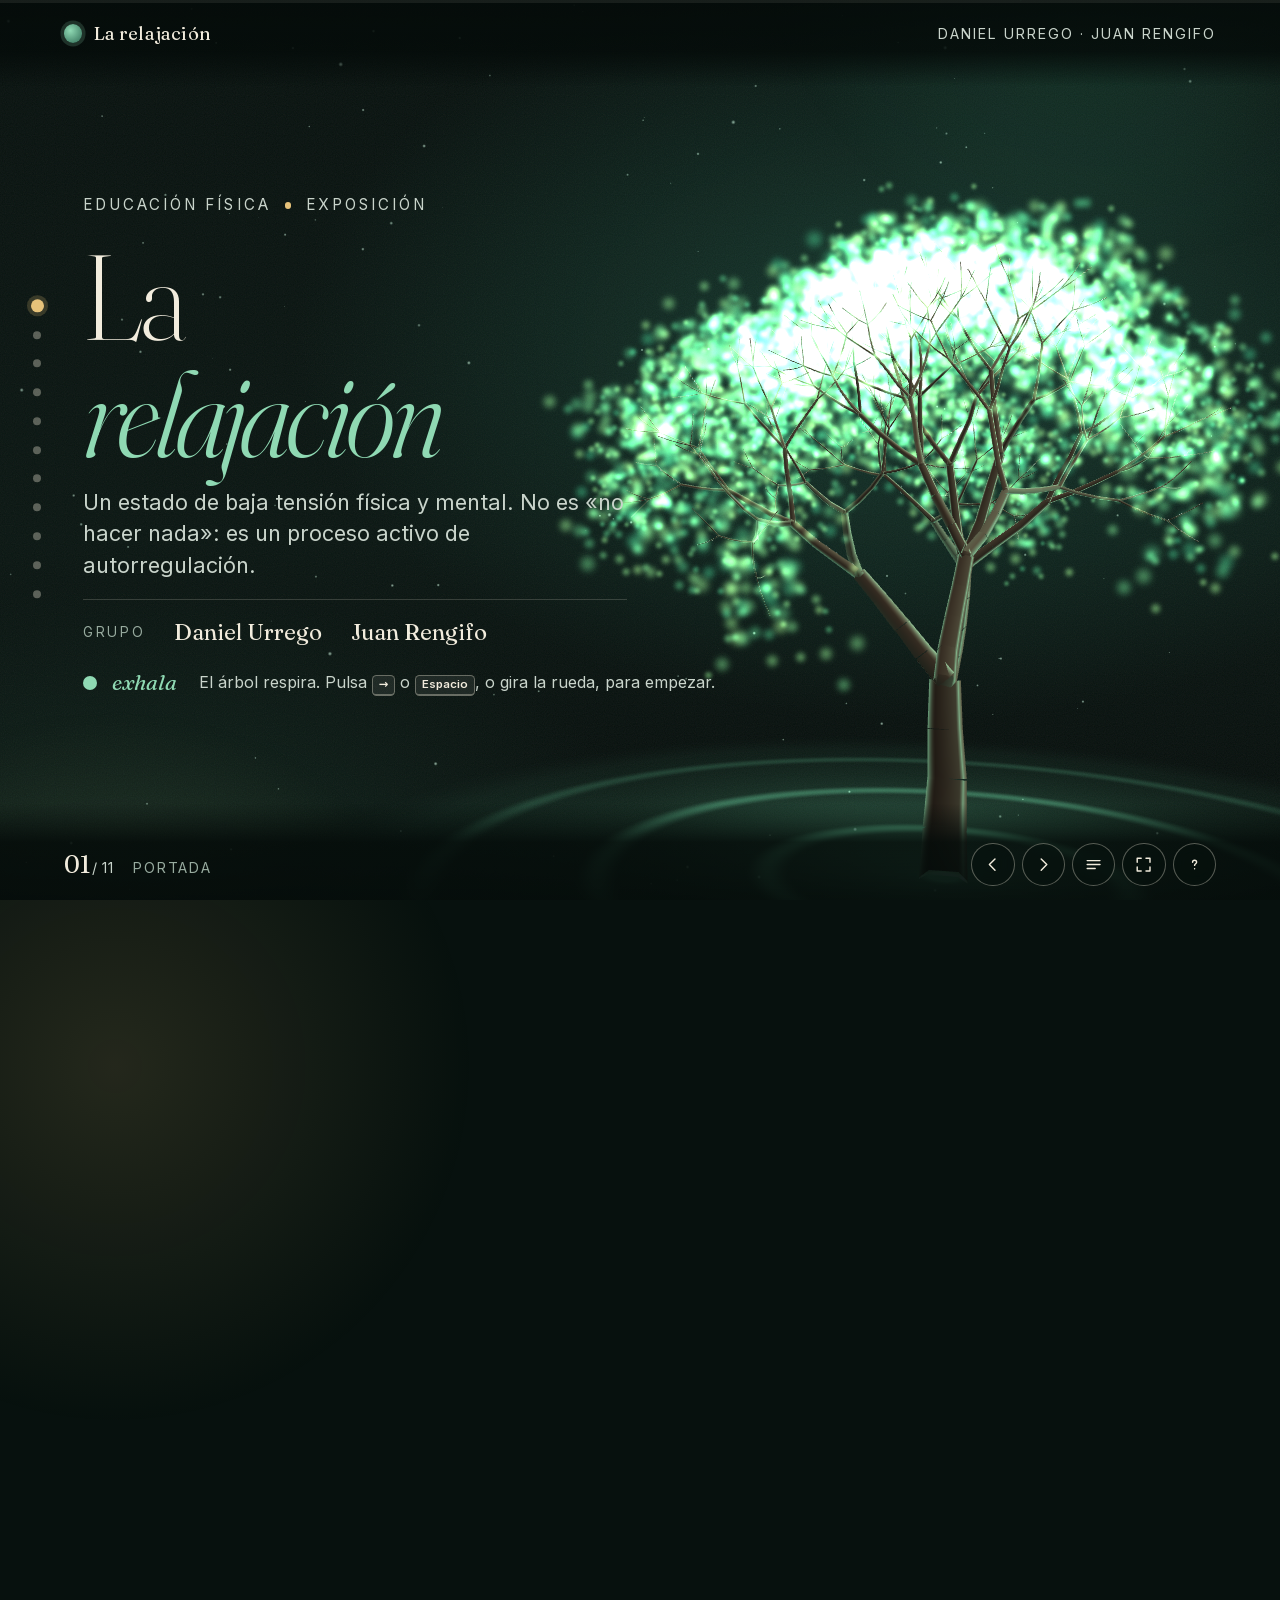
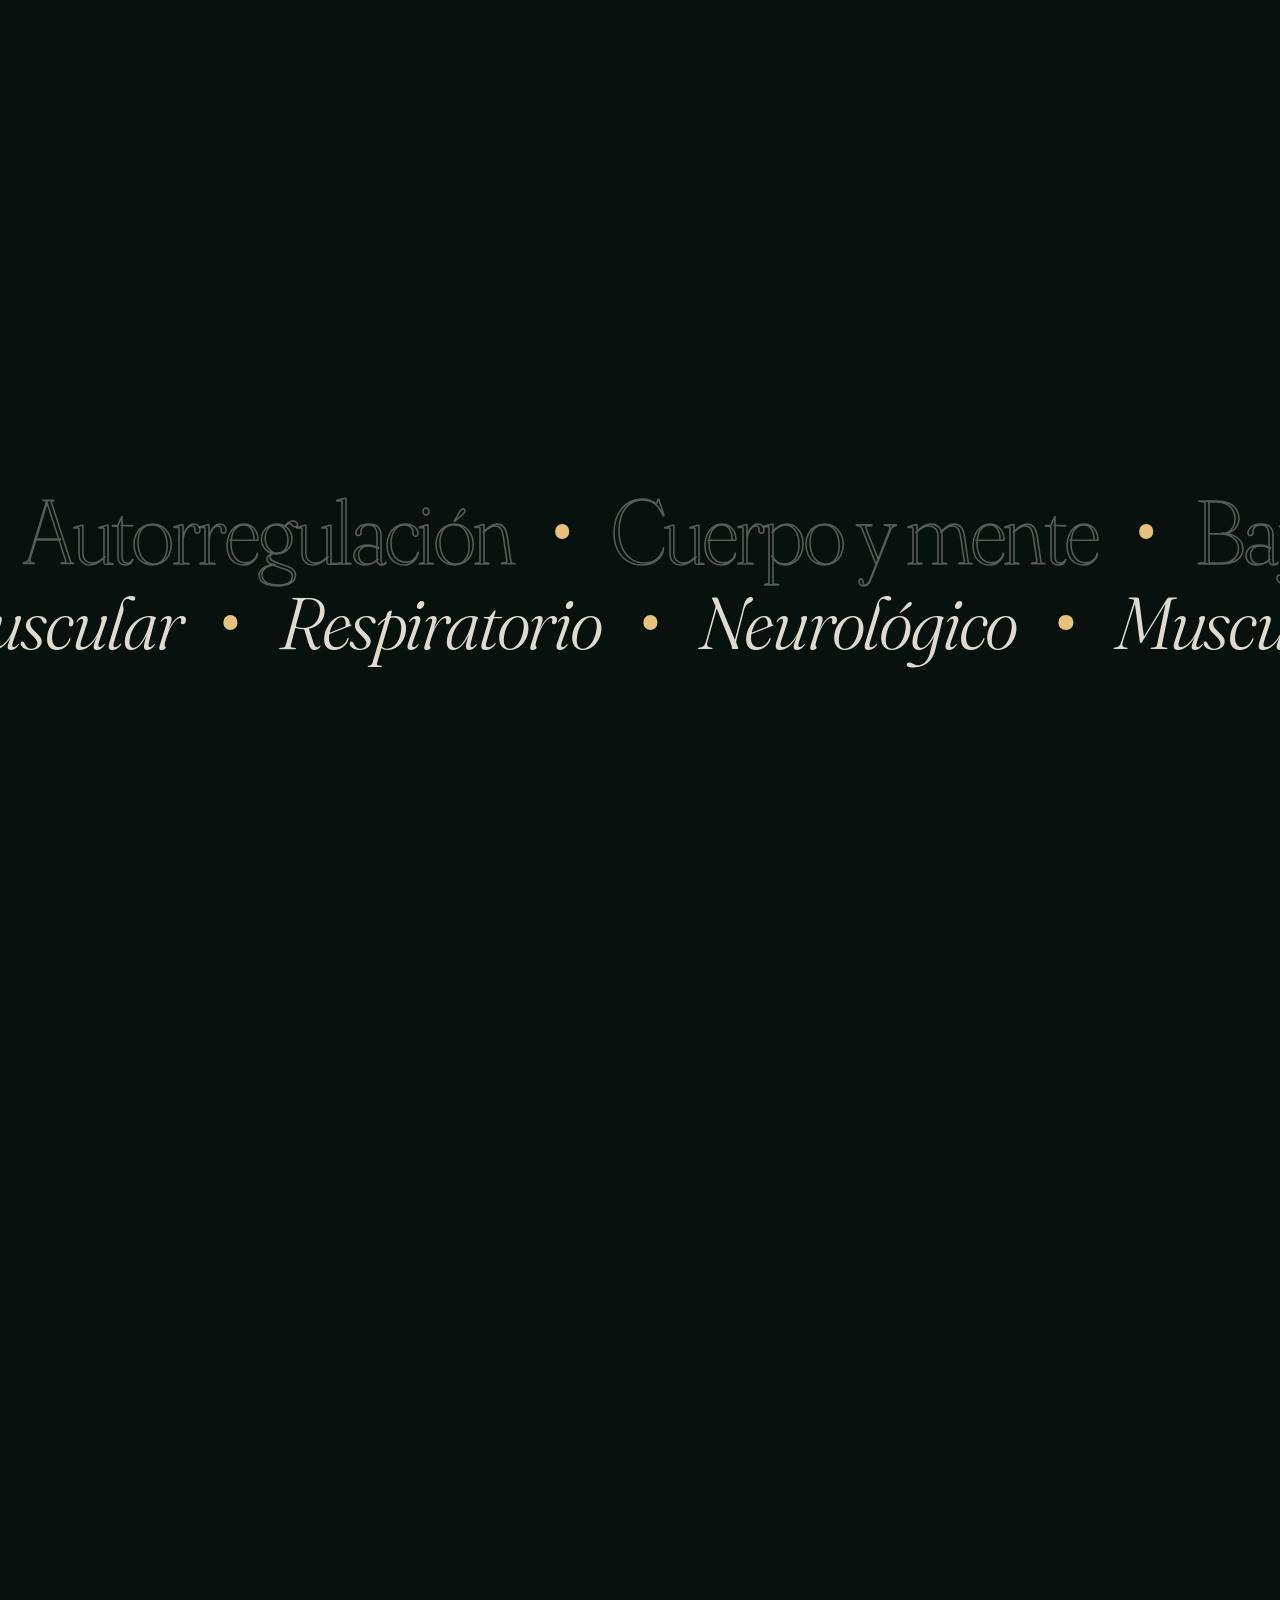
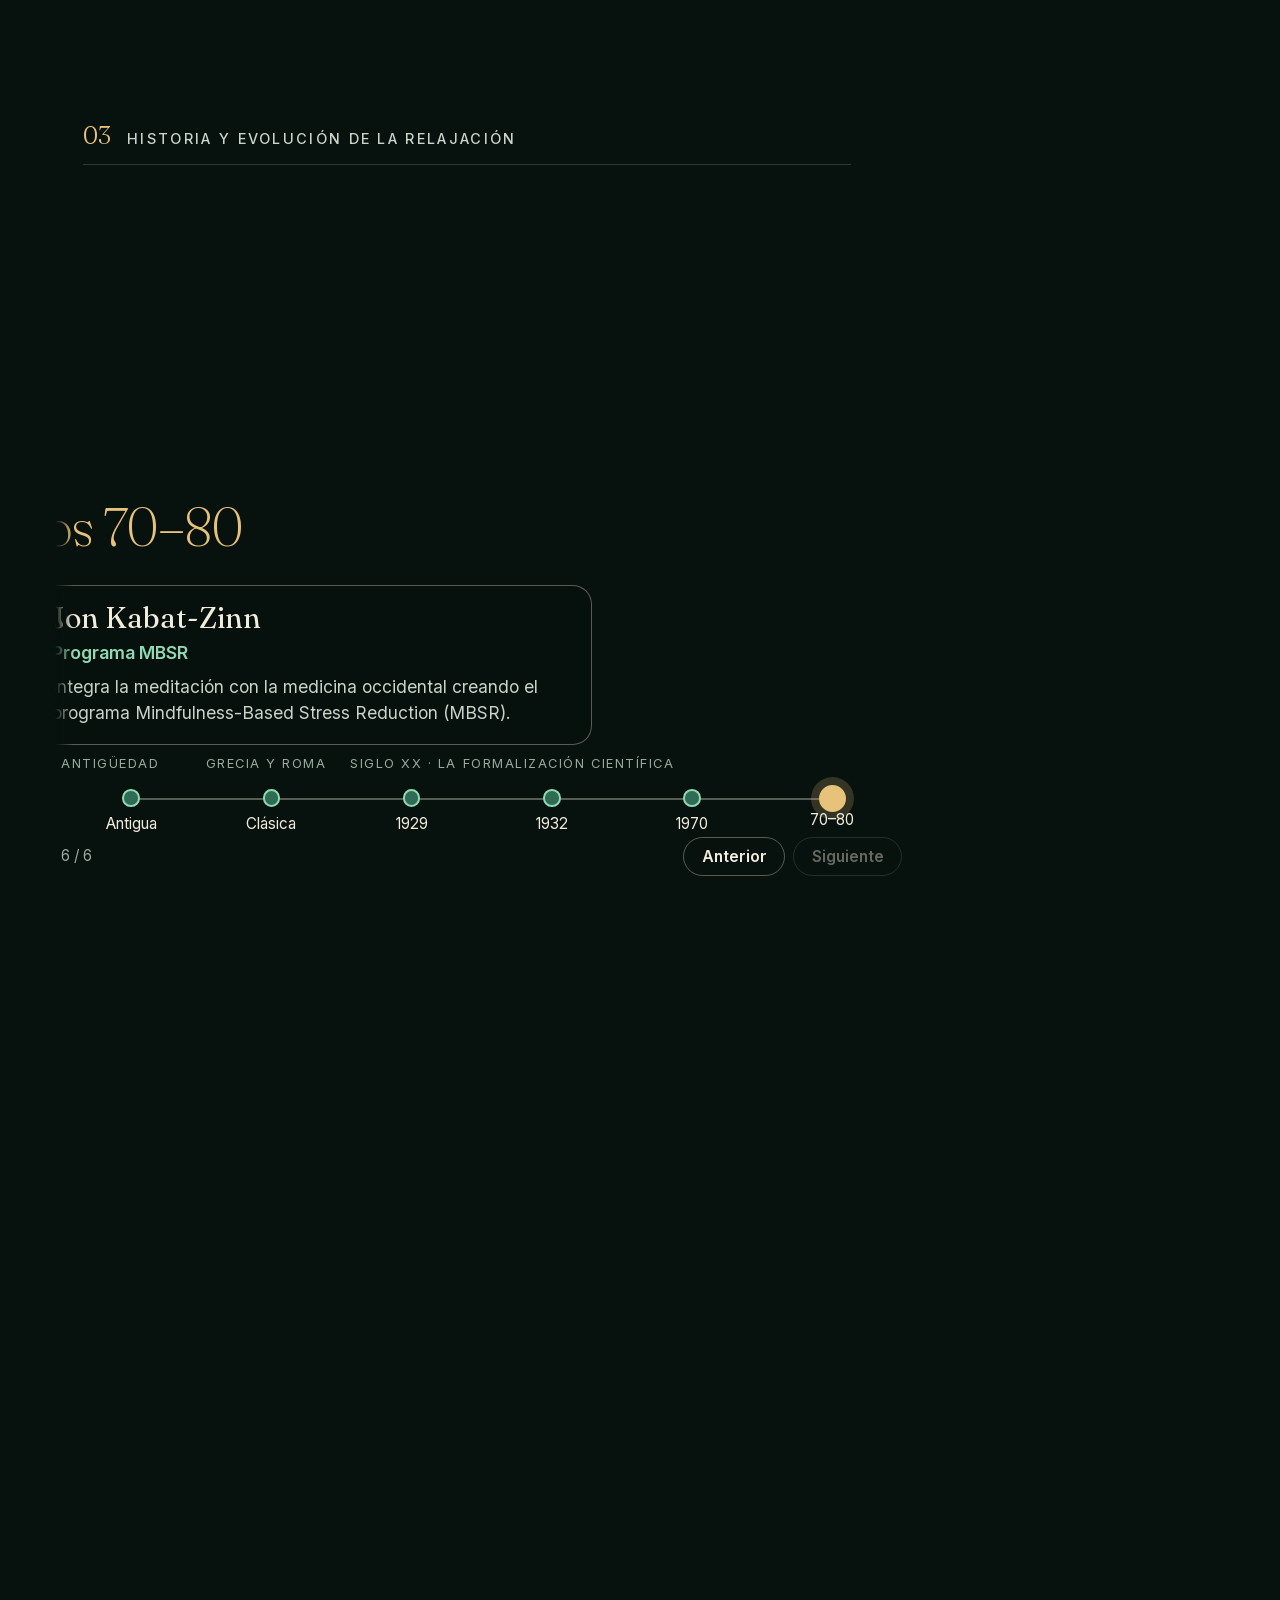
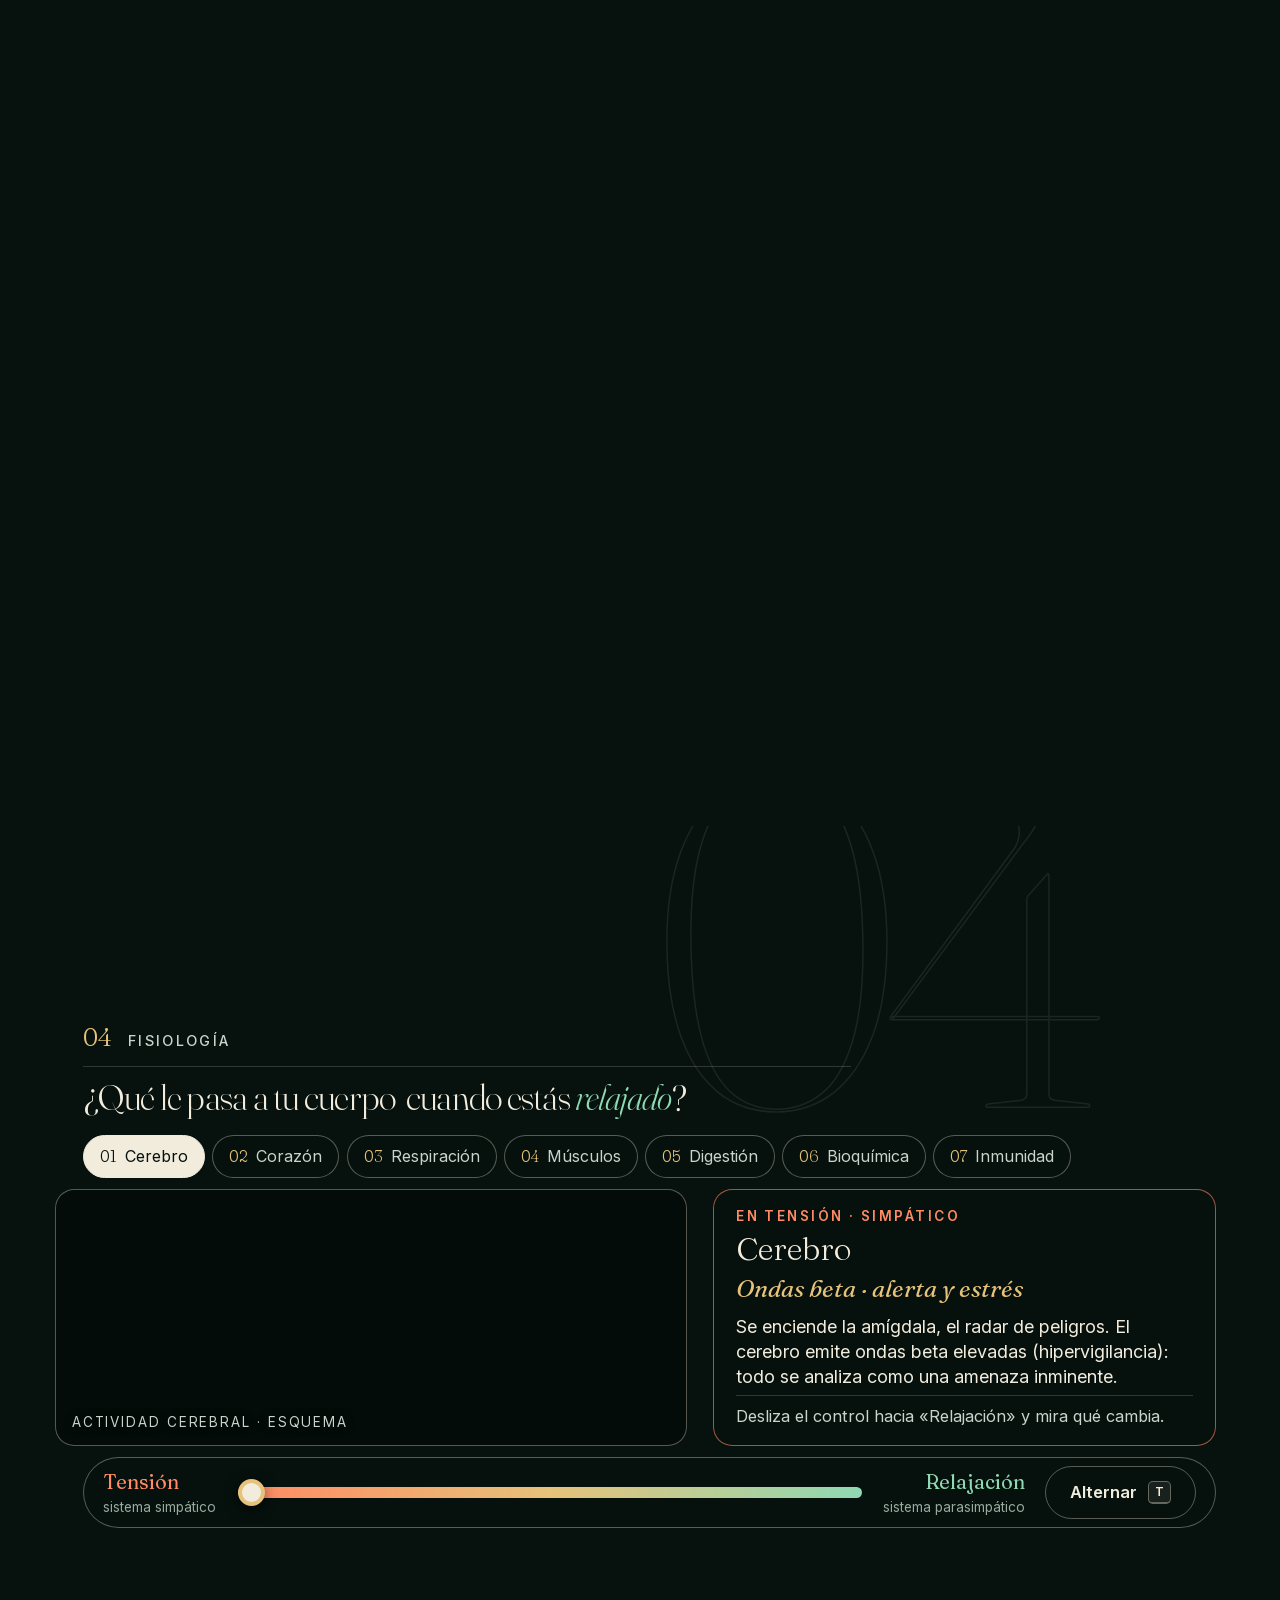
<file: versiones/v3-sitio/index.html>
<!doctype html>
<html lang="es" class="no-js">
<head>
<meta charset="utf-8">
<meta name="viewport" content="width=device-width, initial-scale=1, viewport-fit=cover">
<title>La relajación — Exposición interactiva de Educación Física</title>
<meta name="description" content="Exposición interactiva sobre la relajación: concepto, historia, fisiología, cuerpo y mente, técnicas, respiración guiada y ámbitos. Grupo: Daniel Urrego y Juan Rengifo.">
<meta name="theme-color" content="#07110e">
<meta name="color-scheme" content="dark">
<link rel="icon" href="assets/favicon.svg" type="image/svg+xml">
<link rel="stylesheet" href="css/base.css">
<link rel="stylesheet" href="css/slides.css">
<link rel="stylesheet" href="css/compose.css">
<script>
/* Modo antes del primer pintado: «pins» = secciones fijadas con scroll dinámico (escritorio);
   «nopin» = flujo normal (móvil o prefers-reduced-motion). */
(function () {
  var rm = window.matchMedia('(prefers-reduced-motion: reduce)').matches;
  var wide = window.matchMedia('(min-width: 901px)').matches;
  document.documentElement.className = 'js ' + (rm ? 'reduced nopin' : wide ? 'pins' : 'nopin');
})();
</script>
</head>
<body>
<a class="skip" href="#contenido">Saltar al contenido</a>

<!-- Fondo y escena 3D (decorativos) -->
<div class="bg" aria-hidden="true"><div class="bg-calm"></div><div class="bg-tense"></div><div class="bg-glow g1" id="glow-1"></div><div class="bg-glow g2" id="glow-2"></div><div class="bg-grain"></div></div>
<canvas id="scene" aria-hidden="true"></canvas>

<!-- Marco: marca, crédito, progreso y controles -->
<header class="chrome chrome-top">
  <a class="brand" href="#portada" data-go="0"><span class="brand-mark" aria-hidden="true"></span>La relajación</a>
  <p class="credit">Daniel Urrego <span aria-hidden="true">·</span> Juan Rengifo</p>
</header>

<nav class="rail" id="rail" aria-label="Secciones de la exposición"></nav>

<div class="chrome chrome-bottom">
  <p class="status" aria-live="polite"><b id="st-num">01</b><span class="st-sep"> / </span><span id="st-total">11</span><span class="st-name" id="st-name">Portada</span></p>
  <div class="ctrls">
    <button class="ibtn" id="b-prev" aria-label="Anterior (←)" title="Anterior (←)"><svg viewBox="0 0 24 24" aria-hidden="true"><path d="M15 5l-7 7 7 7"/></svg></button>
    <button class="ibtn" id="b-next" aria-label="Siguiente (→ o Espacio)" title="Siguiente (→ o Espacio)"><svg viewBox="0 0 24 24" aria-hidden="true"><path d="M9 5l7 7-7 7"/></svg></button>
    <button class="ibtn" id="b-menu" aria-label="Índice (M)" title="Índice (M)"><svg viewBox="0 0 24 24" aria-hidden="true"><path d="M4 7h16M4 12h16M4 17h10"/></svg></button>
    <button class="ibtn" id="b-fs" aria-label="Pantalla completa (F)" title="Pantalla completa (F)"><svg viewBox="0 0 24 24" aria-hidden="true"><path d="M4 9V4h5M20 9V4h-5M4 15v5h5M20 15v5h-5"/></svg></button>
    <button class="ibtn" id="b-help" aria-label="Ayuda y atajos (?)" title="Ayuda y atajos (?)"><svg viewBox="0 0 24 24" aria-hidden="true"><path d="M9.5 9a2.5 2.5 0 115 0c0 1.8-2.5 2-2.5 4M12 17.2v.1"/></svg></button>
  </div>
</div>
<div class="progress" aria-hidden="true"><i id="progress-fill"></i></div>

<main id="contenido">

<!-- 00 · PORTADA — izquierda; el árbol a la derecha y, al bajar, se centra y crece -->
<section class="slide pin s-portada" id="portada" data-title="Portada" data-pin="1.4" data-stop="0">
  <div class="stage">
    <div class="wrap" data-fx="y:0>-3vh s:1>1.06 @.2,1.25 | o:1>0 @.2,.8">
      <p class="eyebrow reveal">Educación Física <span class="dot" aria-hidden="true"></span> Exposición</p>
      <h1 class="mega"><span class="ln"><span>La</span></span><span class="ln"><span><em>relajación</em></span></span></h1>
      <p class="lede reveal" style="--d:.55s">Un estado de baja tensión física y mental. No es «no hacer nada»: es un proceso activo de autorregulación.</p>
      <div class="by reveal" style="--d:.75s"><span class="by-l">Grupo</span><b>Daniel Urrego</b><b>Juan Rengifo</b></div>
      <p class="cue reveal" style="--d:.95s"><span class="cue-dot" aria-hidden="true"></span><span class="cue-word" id="breath-cue">inhala</span><span class="cue-txt">El árbol respira. <span class="only-d">Pulsa <kbd>→</kbd> o <kbd>Espacio</kbd>, o gira la rueda, para empezar.</span><span class="only-m">Desliza hacia abajo para empezar.</span></span></p>
    </div>
  </div>
</section>

<!-- 01 · CONCEPTO — izquierda; las palabras se encienden con el scroll y el enunciado cede sitio al resto -->
<section class="slide pin s-concepto" id="concepto" data-title="Concepto" data-pin="2.3" data-stop="2.0">
  <div class="stage">
    <span class="numeral" aria-hidden="true" data-par="x:.1 y:-.28">01</span>
    <div class="wrap" data-fx="shrink @e-.2,e+.8">
      <header class="s-head" data-fx="fall @-.9,-.5"><span class="s-num">01</span><span class="s-kicker">Concepto</span></header>
      <p class="statement split" data-words="@-.5,1.0" data-fx="s:1>.86 @1.05,1.6">La relajación es un estado de <em>baja tensión</em> física y mental en el cual los sistemas musculares, respiratorios y neurológicos reducen su nivel de actividad o excitación.</p>
      <ul class="trio" aria-label="Sistemas que reducen su actividad" data-stagger="rise @1.0,1.55 step.14">
        <li><span class="glyph g-musc" aria-hidden="true"><i></i><i></i><i></i><i></i><i></i></span><b>Muscular</b><small>el tono baja</small></li>
        <li><span class="glyph g-resp" aria-hidden="true"><i></i></span><b>Respiratorio</b><small>el ritmo se calma</small></li>
        <li><span class="glyph g-neuro" aria-hidden="true"><svg viewBox="0 0 80 30"><path d="M0 15 Q10 2 20 15 T40 15 T60 15 T80 15"/></svg></span><b>Neurológico</b><small>la excitación cede</small></li>
      </ul>
      <div class="not" data-fx="right @1.6,2.0">
        <p>No es solo la ausencia de estrés ni el acto de «no hacer nada».</p>
        <p class="not-strong">Es un proceso <b>bio-psico-social activo</b> de <b>autorregulación</b>.</p>
      </div>
    </div>
  </div>
</section>

<!-- Respiro 1 -->
<div class="band" aria-hidden="true">
  <p class="band-row" data-par="x:-.22"><span>Baja tensión</span><i></i><span>Autorregulación</span><i></i><span>Cuerpo y mente</span><i></i><span>Baja tensión</span></p>
  <p class="band-row solid" data-par="x:.2"><span>Muscular</span><i></i><span>Respiratorio</span><i></i><span>Neurológico</span><i></i><span>Muscular</span></p>
</div>

<!-- 02 · DESCANSO / SUEÑO / RELAJACIÓN — centrada; tres tarjetas escalonadas convergen desde distintas profundidades -->
<section class="slide pin s-dif" id="diferencias" data-title="Descanso, sueño y relajación" data-pin="1.7" data-stop="1.4">
  <div class="stage">
    <span class="numeral" aria-hidden="true" data-par="x:-.1 y:-.3">02</span>
    <div class="wrap" data-fx="shrink @e-.1,e+.85">
      <header class="s-head center" data-fx="fall @-.9,-.5"><span class="s-num">02</span><span class="s-kicker">Diferencia entre descanso, sueño y relajación</span></header>
      <h2 class="display center" data-lines="@-.85,-.35 step.12"><span class="ln"><span>Descansar no es</span></span><span class="ln"><span><em>relajarse</em></span></span></h2>
      <div class="flips" id="flips">
        <button class="flip f1" aria-pressed="false" data-k="descanso" data-fx="x:-12vw>0 y:30vh>0 r:-7>0 o:0>1 @-.85,.25">
          <span class="flip-in">
            <span class="face front"><small>¿Qué es…?</small><strong>Descanso</strong><span class="hint">Toca para ver</span></span>
            <span class="face back" aria-hidden="true"><small>Descanso</small><span class="def">Pausa en la actividad física o mental.</span><span class="aside">Puedes descansar estando tenso.</span></span>
          </span>
        </button>
        <button class="flip f2" aria-pressed="false" data-k="sueno" data-fx="y:46vh>0 o:0>1 @-.85,.3">
          <span class="flip-in">
            <span class="face front"><small>¿Qué es…?</small><strong>Sueño</strong><span class="hint">Toca para ver</span></span>
            <span class="face back" aria-hidden="true"><small>Sueño</small><span class="def">Estado inconsciente de restauración biológica.</span></span>
          </span>
        </button>
        <button class="flip flip-key f3" aria-pressed="false" data-k="relajacion" data-fx="x:12vw>0 y:36vh>0 r:7>0 o:0>1 @-.85,.35">
          <span class="flip-in">
            <span class="face front"><small>¿Qué es…?</small><strong>Relajación</strong><span class="hint">Toca para ver</span></span>
            <span class="face back" aria-hidden="true"><small>Relajación</small><span class="def">Estado <b>voluntario y consciente</b> de reducción del tono muscular y la hiperactividad mental.</span></span>
          </span>
        </button>
      </div>
    </div>
  </div>
</section>

<!-- 03 · HISTORIA — a sangre y con scroll HORIZONTAL: el scroll vertical recorre la línea de tiempo -->
<section class="slide pin s-hist" id="historia" data-title="Historia y evolución" data-pin="5.2">
  <div class="stage">
    <header class="s-head hist-head" data-fx="fall @-.9,-.5"><span class="s-num">03</span><span class="s-kicker">Historia y evolución de la relajación</span></header>
    <div class="tl" id="tl">
      <div class="tl-view" id="tl-view" role="region" aria-label="Línea de tiempo: hitos históricos" data-fx="rise @-.9,-.3">
        <div class="tl-track" id="tl-track" data-h="@.1,e-.25">
          <div class="tl-intro">
            <h2 class="display"><span class="ln"><span>De la contemplación</span></span><span class="ln"><span><em>al laboratorio</em></span></span></h2>
            <p class="tl-hint"><span class="only-d">Sigue bajando: la línea de tiempo avanza hacia la derecha.</span><span class="only-m">Desliza hacia la derecha →</span></p>
          </div>
        </div>
      </div>
      <div class="tl-foot" data-fx="rise @-.6,-.1">
        <div class="tl-eras" aria-hidden="true"><span>Antigüedad</span><span>Grecia y Roma</span><span>Siglo XX · la formalización científica</span></div>
        <div class="tl-rail" id="tl-rail"><i class="tl-line"></i><i class="tl-fill" id="tl-fill"></i></div>
        <div class="tl-nav"><span id="tl-count">1 / 6</span><div><button class="btn ghost sm" type="button" id="tl-prev">Anterior</button><button class="btn ghost sm" type="button" id="tl-next">Siguiente</button></div></div>
      </div>
    </div>
  </div>
</section>

<!-- 04 · FISIOLOGÍA — la ilustración sangra por la izquierda y el texto entra por la derecha -->
<section class="slide pin s-fis" id="fisiologia" data-title="Fisiología" data-pin="1.8" data-stop="1.35">
  <div class="stage">
    <span class="numeral right" aria-hidden="true" data-par="x:-.1 y:-.3">04</span>
    <div class="wrap" data-fx="shrink @e-.1,e+.85">
      <div class="fis-top">
        <header class="s-head" data-fx="fall @-.9,-.5"><span class="s-num">04</span><span class="s-kicker">Fisiología</span></header>
        <h2 class="display sm" data-lines="@-.85,-.35 step.12"><span class="ln"><span>¿Qué le pasa a tu cuerpo</span></span><span class="ln"><span>cuando estás <em>relajado</em>?</span></span></h2>
      </div>
      <div class="phys">
        <div class="sys-tabs" id="sys-tabs" role="tablist" aria-label="Sistemas del cuerpo" data-stagger="fall @-.75,-.35 step.05"></div>
        <div class="phys-main">
          <figure class="phys-viz" data-fx="x:-34vw>0 s:.88>1 o:0>1 @-.85,-.05"><canvas id="phys-canvas" aria-hidden="true"></canvas><figcaption id="phys-cap"></figcaption></figure>
          <div class="phys-text" id="phys-panel" role="tabpanel" aria-live="polite" data-fx="right @-.7,.05">
            <p class="state-tag" id="ph-state"></p>
            <h3 id="ph-title"></h3>
            <p class="kw" id="ph-kw"></p>
            <p class="desc" id="ph-desc"></p>
            <p class="fx" id="ph-fx"></p>
          </div>
        </div>
        <div class="switch" data-fx="rise @-.5,.2">
          <span class="sw-l"><b>Tensión</b><small>sistema simpático</small></span>
          <input type="range" id="phys-range" min="0" max="100" value="0" aria-label="Estado del cuerpo: de tensión (simpático) a relajación (parasimpático)">
          <span class="sw-r"><b>Relajación</b><small>sistema parasimpático</small></span>
          <button class="btn ghost" id="phys-toggle" type="button">Alternar <kbd>T</kbd></button>
        </div>
      </div>
    </div>
  </div>
</section>

<!-- 05 · CUERPO Y MENTE — centrada, tres columnas: cuerpo · bucle · mente -->
<section class="slide pin s-bm" id="cuerpomente" data-title="Cuerpo y mente" data-pin="1.9" data-stop="1.45">
  <div class="stage">
    <span class="numeral" aria-hidden="true" data-par="x:.1 y:-.3">05</span>
    <div class="wrap" data-fx="shrink @e-.1,e+.85">
      <header class="s-head center" data-fx="fall @-.9,-.5"><span class="s-num">05</span><span class="s-kicker">Relajación física vs. relajación mental</span></header>
      <h2 class="display sm center" data-lines="@-.85,-.35 step.12"><span class="ln"><span>Dos puertas,</span></span><span class="ln"><span><em>un mismo bucle</em></span></span></h2>
      <div class="bm-grid">
        <article class="bm bm-body" data-fx="x:-22vw>0 r:-4>0 o:0>1 @-.8,.15">
          <span class="tag tag-body">Física · somática</span>
          <p><strong>Se centra en el cuerpo.</strong> Reduce el tono muscular, libera contracturas y disminuye el dolor somático.</p>
          <p class="ex"><b>Ejemplo.</b> Si liberas los hombros o el cuello, envías una señal al cerebro de que «no hay peligro».</p>
        </article>
        <div class="loop" id="loop" data-fx="s:.6>1 o:0>1 @-.85,.2">
          <p class="loop-h">El bucle cuerpo–mente <small>Pruébalo: cambia cada lado</small></p>
          <svg class="loop-svg" id="loop-svg" viewBox="0 0 400 210" role="img" aria-label="Diagrama de un bucle entre el cuerpo y la mente">
            <path class="lp lp-a" id="lp-a" d="M120 80 C 170 20, 230 20, 280 80"/>
            <path class="lp lp-b" id="lp-b" d="M280 130 C 230 190, 170 190, 120 130"/>
            <circle class="node node-b" cx="90" cy="105" r="46"/>
            <circle class="node node-m" cx="310" cy="105" r="46"/>
            <text x="90" y="110" text-anchor="middle" class="nl">Cuerpo</text>
            <text x="310" y="110" text-anchor="middle" class="nl">Mente</text>
            <circle class="spark" id="sp-a" r="4.5"/><circle class="spark" id="sp-b" r="4.5"/>
          </svg>
          <div class="loop-ctl">
            <button class="tg" id="lc-body" aria-pressed="true" type="button"><span>Cuerpo</span><b>Tenso</b></button>
            <button class="tg" id="lc-mind" aria-pressed="true" type="button"><span>Mente</span><b>Con preocupaciones</b></button>
          </div>
          <p class="loop-msg" id="loop-msg" aria-live="polite"></p>
        </div>
        <article class="bm bm-mind" data-fx="x:22vw>0 r:4>0 o:0>1 @-.8,.15">
          <span class="tag tag-mind">Mental · cognitiva y emocional</span>
          <p><strong>Se centra en la mente.</strong> Reduce el diálogo interno intrusivo, la rumiación (darle vueltas a un pensamiento) y la sobrecarga sensorial.</p>
          <p class="ex"><b>Ejemplo.</b> Apagar las preocupaciones sobre el futuro o el pasado para anclarse en el presente.</p>
        </article>
      </div>
    </div>
  </div>
</section>

<!-- Respiro 2 -->
<div class="band" aria-hidden="true">
  <p class="band-row" data-par="x:.22"><span>Corporales y físicas</span><i></i><span>Mentales y cognitivas</span><i></i><span>Pasivas y sensoriales</span><i></i><span>Corporales y físicas</span></p>
  <p class="band-row solid" data-par="x:-.2"><span>Formas</span><i></i><span>Técnicas</span><i></i><span>Herramientas</span><i></i><span>Formas</span></p>
</div>

<!-- 06 · TÉCNICAS — el detalle a la izquierda (grande) y el menú de técnicas a la derecha -->
<section class="slide pin s-tec" id="tecnicas" data-title="Formas, técnicas y herramientas" data-pin="1.8" data-stop="1.35">
  <div class="stage">
    <span class="numeral right" aria-hidden="true" data-par="x:-.12 y:-.3">06</span>
    <div class="wrap" data-fx="shrink @e-.1,e+.85">
      <div class="tec-top">
        <header class="s-head" data-fx="fall @-.9,-.5"><span class="s-num">06</span><span class="s-kicker">Formas, técnicas y herramientas de relajación</span></header>
        <h2 class="display sm" data-lines="@-.85,-.35 step.12"><span class="ln"><span>Tres caminos</span></span><span class="ln"><span><em>para soltar</em></span></span></h2>
      </div>
      <div class="tech">
        <div class="tech-list" id="tech-list" data-stagger="right @-.75,-.1 step.14"></div>
        <div class="tech-detail" id="tech-detail" aria-live="polite" data-fx="x:-24vw>0 o:0>1 @-.8,.1"></div>
      </div>
    </div>
  </div>
</section>

<!-- 07 · RESPIRACIÓN GUIADA — centrada: el orbe es el centro y los controles lo flanquean -->
<section class="slide pin s-resp" id="respiracion" data-title="Respiración guiada" data-pin="1.8" data-stop="1.3">
  <div class="stage">
    <span class="numeral" aria-hidden="true" data-par="x:.12 y:-.3">07</span>
    <div class="wrap" data-fx="shrink @e-.1,e+.85">
      <header class="s-head center" data-fx="fall @-.9,-.5"><span class="s-num">07</span><span class="s-kicker">Respiración consciente · ejercicio guiado</span></header>
      <h2 class="display sm center" data-lines="@-.85,-.35 step.12"><span class="ln"><span>Respira con</span></span><span class="ln"><span>el <em>árbol</em></span></span></h2>
      <div class="br">
        <div class="br-side" data-fx="left @-.75,-.05">
          <div class="seg" id="br-seg" role="radiogroup" aria-label="Patrón de respiración">
            <button role="radio" aria-checked="true" data-p="box" type="button">Cuadrada <small>4-4-4-4</small></button>
            <button role="radio" aria-checked="false" data-p="478" type="button">4-7-8</button>
          </div>
          <p class="br-desc" id="br-desc"></p>
          <button class="btn big" id="br-start" type="button">Comenzar <kbd>B</kbd></button>
        </div>
        <div class="br-stage" data-fx="s:.5>1 o:0>1 @-.9,.15">
          <svg class="br-ring" id="br-ring" viewBox="-120 -120 240 240" aria-hidden="true"></svg>
          <div class="orb" id="br-orb" aria-hidden="true"></div>
          <div class="br-label" aria-live="off"><span class="br-phase" id="br-phase">Listo</span><span class="br-num" id="br-num">·</span></div>
          <p class="sr-only" id="br-sr" aria-live="polite"></p>
        </div>
        <div class="br-aside" data-fx="right @-.75,-.05">
          <p class="br-hint">Lleva el aire al vientre, no al pecho: respiración diafragmática.</p>
          <p class="br-cyc"><b id="br-cycles">0</b> <span>ciclos completos</span></p>
        </div>
      </div>
    </div>
  </div>
</section>

<!-- 08 · ÁMBITOS — cuadrícula: cuatro ámbitos en fila y un panel ancho debajo -->
<section class="slide pin s-amb" id="ambitos" data-title="Ámbitos" data-pin="1.5" data-stop="1.15">
  <div class="stage">
    <span class="numeral" aria-hidden="true" data-par="x:.1 y:-.3">08</span>
    <div class="wrap" data-fx="shrink @e-.1,e+.85">
      <div class="amb-top">
        <header class="s-head" data-fx="fall @-.9,-.5"><span class="s-num">08</span><span class="s-kicker">La relajación en diferentes ámbitos</span></header>
        <h2 class="display sm" data-lines="@-.85,-.35 step.12"><span class="ln"><span>Dónde florece</span></span><span class="ln"><span><em>la calma</em></span></span></h2>
      </div>
      <div class="amb">
        <div class="amb-tabs" id="amb-tabs" role="tablist" aria-label="Ámbitos" data-stagger="fall @-.75,-.3 step.1"></div>
        <div class="amb-panel" id="amb-panel" role="tabpanel" aria-live="polite" data-fx="rise @-.5,.1"></div>
      </div>
    </div>
  </div>
</section>

<!-- Respiro 3 -->
<div class="band" aria-hidden="true">
  <p class="band-row" data-par="x:-.22"><span>Deportivo</span><i></i><span>Laboral y escolar</span><i></i><span>Clínico y psicológico</span><i></i><span>Social y cotidiano</span></p>
  <p class="band-row solid" data-par="x:.2"><span>Deportivo</span><i></i><span>Laboral y escolar</span><i></i><span>Clínico y psicológico</span><i></i><span>Social y cotidiano</span></p>
</div>

<!-- 09 · QUIZ — el fondo se invierte: un «papel» crece y tapa el árbol -->
<section class="slide pin s-quiz" id="quiz" data-title="Pregunta al público" data-pin="1.2" data-stop=".8" data-covers>
  <div class="stage">
    <div class="paper" aria-hidden="true" data-fx="s:.78>1 o:0>1 @-.95,-.05"></div>
    <div class="wrap" data-fx="shrink @e-.1,e+.85">
      <header class="s-head" data-fx="fall @-.7,-.3"><span class="s-num">09</span><span class="s-kicker">Pregunta al público</span></header>
      <div class="quiz" id="quiz-box" data-fx="rise @-.6,-.05"></div>
    </div>
  </div>
</section>

<!-- 10 · CIERRE — el árbol se aleja; título y pregunta a la izquierda, síntesis en cuadrícula escalonada a la derecha -->
<section class="slide pin s-cierre" id="cierre" data-title="Cierre" data-pin="1.7" data-stop="1.3">
  <div class="stage">
    <span class="numeral" aria-hidden="true" data-par="x:.08 y:-.3">10</span>
    <div class="wrap cierre-wrap">
      <div class="cierre-l">
        <header class="s-head" data-fx="fall @-.9,-.5"><span class="s-num">10</span><span class="s-kicker">Cierre</span></header>
        <h2 class="display sm xl" data-lines="@-.85,-.35 step.12"><span class="ln"><span>Soltar es un</span></span><span class="ln"><span>proceso <em>activo</em></span></span></h2>
        <div class="ask" data-fx="rise @-.2,.5">
          <p class="ask-q">Ahora, una pregunta para el público: <em>¿dónde estás tensando algo en este momento?</em> Suelta hombros y mandíbula. Respira.</p>
          <div class="ask-btns">
            <button class="btn" id="end-breath" type="button">Respirar juntos</button>
            <button class="btn ghost" id="end-top" type="button">Volver al inicio</button>
          </div>
        </div>
        <p class="thanks" data-fx="rise @.1,.8">Gracias. <span>Grupo: <b>Daniel Urrego</b> y <b>Juan Rengifo</b> · Fuente: trabajo escrito «La relajación».</span></p>
      </div>
      <ol class="take" data-stagger="rise @-.8,-.1 step.16">
        <li><b>Es autorregulación.</b> No es «no hacer nada»: es un estado voluntario y consciente.</li>
        <li><b>El cuerpo cambia de modo.</b> Del simpático (tensión) al parasimpático (calma).</li>
        <li><b>Cuerpo y mente se retroalimentan.</b> Soltar los hombros le dice al cerebro: «no hay peligro».</li>
        <li><b>Hay técnicas para todos.</b> Corporales, mentales y sensoriales; en el deporte, la escuela, la clínica y la vida diaria.</li>
      </ol>
    </div>
  </div>
</section>

</main>

<!-- Índice -->
<div class="overlay" id="menu" role="dialog" aria-modal="true" aria-labelledby="menu-h" hidden>
  <div class="ov-card">
    <div class="ov-top"><h2 id="menu-h">Índice</h2><button class="ibtn" data-close aria-label="Cerrar"><svg viewBox="0 0 24 24" aria-hidden="true"><path d="M6 6l12 12M18 6L6 18"/></svg></button></div>
    <ol class="menu-list" id="menu-list"></ol>
  </div>
</div>

<!-- Ayuda -->
<div class="overlay" id="help" role="dialog" aria-modal="true" aria-labelledby="help-h" hidden>
  <div class="ov-card">
    <div class="ov-top"><h2 id="help-h">Modo exposición</h2><button class="ibtn" data-close aria-label="Cerrar"><svg viewBox="0 0 24 24" aria-hidden="true"><path d="M6 6l12 12M18 6L6 18"/></svg></button></div>
    <dl class="keys">
      <div><dt><kbd>→</kbd> <kbd>Espacio</kbd> <kbd>Re Pág</kbd></dt><dd>Siguiente (dentro de una sección, avanza paso a paso)</dd></div>
      <div><dt><kbd>←</kbd> <kbd>Mayús</kbd>+<kbd>Espacio</kbd> <kbd>Av Pág</kbd></dt><dd>Anterior</dd></div>
      <div><dt><kbd>Inicio</kbd> <kbd>Fin</kbd></dt><dd>Primera / última sección</dd></div>
      <div><dt><kbd>F</kbd></dt><dd>Pantalla completa</dd></div>
      <div><dt><kbd>M</kbd></dt><dd>Índice de secciones</dd></div>
      <div><dt><kbd>T</kbd></dt><dd>Fisiología: alternar tensión / relajación</dd></div>
      <div><dt><kbd>B</kbd></dt><dd>Respiración: comenzar o detener</dd></div>
      <div><dt><kbd>1</kbd>–<kbd>4</kbd> <kbd>N</kbd></dt><dd>Quiz: elegir respuesta · siguiente pregunta</dd></div>
      <div><dt><kbd>Esc</kbd></dt><dd>Cerrar paneles</dd></div>
    </dl>
    <p class="ov-note">También funciona con la rueda del ratón o el trackpad (las secciones se transforman al bajar; la línea de tiempo avanza en horizontal), el dedo en el móvil y los clics en los puntos de la izquierda.</p>
  </div>
</div>

<script src="vendor/three.min.js"></script>
<script src="js/scene.js"></script>
<script src="js/physio.js"></script>
<script src="js/widgets.js"></script>
<script src="js/practice.js"></script>
<script src="js/quiz.js"></script>
<script src="js/motion.js"></script>
<script src="js/app.js"></script>
</body>
</html>
</file>
<file: styles.css>
/* ============================================================
   LA RELAJACIÓN — tokens
   ============================================================ */
:root{
  --bg-0:#0b1613;
  --bg-1:#0f1e1a;
  --bg-2:#142a24;
  --ink:#f3efe4;
  --ink-dim:#c9d1c6;
  --muted:#8ea297;
  --accent:#dba956;
  --accent-soft:rgba(219,169,86,0.16);
  --leaf-deep:#2d4d33;
  --leaf-mid:#4f7a52;
  --leaf-light:#8bb478;
  --bark:#6b4c37;
  --glass-bg:rgba(243,239,228,0.05);
  --glass-bg-strong:rgba(243,239,228,0.09);
  --glass-border:rgba(243,239,228,0.14);
  --shadow-soft:0 20px 60px rgba(0,0,0,0.35);
  --font-display:'Fraunces', 'Iowan Old Style', serif;
  --font-body:'Inter', -apple-system, BlinkMacSystemFont, sans-serif;
  --ease:cubic-bezier(.22,.9,.3,1);
}

*, *::before, *::after{ box-sizing:border-box; }

html, body{
  margin:0;
  padding:0;
  min-height:100%;
  background:var(--bg-0);
  color:var(--ink);
  font-family:var(--font-body);
  -webkit-font-smoothing:antialiased;
}

::selection{ background:var(--accent-soft); color:var(--ink); }

button{ font-family:inherit; cursor:pointer; }

/* ============================================================
   SCENE / BACKDROP
   ============================================================ */
.scene{
  position:relative;
  min-height:100vh;
  overflow:hidden;
  background:
    radial-gradient(ellipse 90% 60% at 50% 8%, #16302a 0%, transparent 60%),
    linear-gradient(180deg, var(--bg-1) 0%, var(--bg-0) 55%, #070d0b 100%);
  display:flex;
  flex-direction:column;
}

.bg-vignette{
  position:absolute; inset:0;
  pointer-events:none;
  background:radial-gradient(ellipse 120% 90% at 50% 30%, transparent 40%, rgba(0,0,0,0.55) 100%);
  z-index:1;
}

.ambient-glow{
  position:absolute;
  left:50%; top:34%;
  width:min(900px, 120vw);
  height:min(900px, 120vw);
  transform:translate(-50%,-50%);
  background:radial-gradient(circle, rgba(219,169,86,0.10) 0%, rgba(79,122,82,0.07) 45%, transparent 72%);
  border-radius:50%;
  pointer-events:none;
  z-index:0;
  animation:breathe 7s var(--ease) infinite;
}

@keyframes breathe{
  0%, 100%{ transform:translate(-50%,-50%) scale(1); opacity:.85; }
  50%{ transform:translate(-50%,-50%) scale(1.09); opacity:1; }
}

.particles{ position:absolute; inset:0; z-index:1; pointer-events:none; overflow:hidden; }
.mote{
  position:absolute;
  bottom:-6%;
  width:var(--s);
  height:var(--s);
  left:var(--l);
  border-radius:50%;
  background:radial-gradient(circle, rgba(243,239,228,0.85) 0%, rgba(243,239,228,0) 70%);
  opacity:0;
  animation:float-up var(--dur) linear infinite;
  animation-delay:var(--delay);
}
@keyframes float-up{
  0%{ transform:translate(0,0); opacity:0; }
  8%{ opacity:.55; }
  92%{ opacity:.35; }
  100%{ transform:translate(var(--drift), -118vh); opacity:0; }
}

/* ============================================================
   TOP NAV
   ============================================================ */
.topbar{
  position:relative;
  z-index:5;
  display:flex;
  align-items:center;
  justify-content:space-between;
  padding:26px clamp(20px, 4vw, 56px) 0;
}

.brand{ display:flex; align-items:center; gap:10px; }
.brand-mark{ color:var(--accent); font-size:20px; line-height:1; }
.brand-name{
  font-family:var(--font-display);
  font-size:17px;
  letter-spacing:.01em;
  color:var(--ink);
}

.topnav{ display:flex; gap:clamp(10px,2vw,28px); flex-wrap:wrap; justify-content:flex-end; }

.nav-link{
  background:none;
  border:none;
  color:var(--muted);
  font-size:13px;
  letter-spacing:.02em;
  padding:6px 2px;
  position:relative;
  transition:color .3s var(--ease);
  white-space:nowrap;
}
.nav-link::after{
  content:"";
  position:absolute;
  left:0; right:100%;
  bottom:0;
  height:1px;
  background:var(--accent);
  transition:right .35s var(--ease);
}
.nav-link:hover{ color:var(--ink-dim); }
.nav-link.active{ color:var(--ink); }
.nav-link.active::after{ right:0; }

/* ============================================================
   STAGE LAYOUT
   ============================================================ */
.stage{
  position:relative;
  z-index:3;
  flex:1;
  display:grid;
  grid-template-columns:1.15fr 1fr;
  align-items:center;
  gap:clamp(16px, 3vw, 48px);
  padding:8px clamp(20px, 4vw, 56px) 40px;
  max-width:1440px;
  margin:0 auto;
  width:100%;
}

.hero-copy{
  grid-column:1 / -1;
  text-align:center;
  max-width:640px;
  margin:0 auto;
  padding-top:clamp(10px, 3vh, 34px);
  opacity:0;
  transform:translateY(14px);
  animation:rise-in .9s var(--ease) forwards;
  animation-delay:.35s;
}

.eyebrow{
  font-size:12px;
  letter-spacing:.14em;
  color:var(--accent);
  margin:0 0 10px;
  text-transform:lowercase;
}

.hero-title{
  font-family:var(--font-display);
  font-weight:440;
  font-size:clamp(38px, 6vw, 64px);
  line-height:1.02;
  margin:0 0 14px;
  color:var(--ink);
}

.hero-sub{
  font-size:14.5px;
  line-height:1.6;
  color:var(--ink-dim);
  margin:0 auto;
  max-width:480px;
}

@keyframes rise-in{
  to{ opacity:1; transform:translateY(0); }
}

/* ============================================================
   TREE
   ============================================================ */
.tree-column{
  display:flex;
  flex-direction:column;
  align-items:center;
  gap:10px;
}

.tree-wrap{
  position:relative;
  width:100%;
  max-width:560px;
  aspect-ratio:9 / 10;
}

#treeSvg{ width:100%; height:100%; display:block; overflow:visible; }

.ground-shadow{ opacity:.7; }

.canopy-backdrop{ opacity:0; animation:fade-only .9s var(--ease) forwards; animation-delay:1.35s; }

/* draw-on paths (roots, branches) */
.draw-path{
  fill:none;
  stroke:var(--bark);
  stroke-width:7;
  stroke-linecap:round;
  stroke-dasharray:260;
  stroke-dashoffset:260;
}
.root-path{ animation:draw 1s var(--ease) forwards; }
.roots .root-path:nth-child(1){ animation-delay:.15s; }
.roots .root-path:nth-child(2){ animation-delay:.28s; }
.roots .root-path:nth-child(3){ animation-delay:.4s; }
.roots .root-path:nth-child(4){ animation-delay:.28s; }
.roots .root-path:nth-child(5){ animation-delay:.15s; }

@keyframes draw{ to{ stroke-dashoffset:0; } }

/* trunk + branch filled shapes: reveal via clip + fade */
.draw-fill{
  opacity:0;
  transform:scaleY(.4);
  transform-box:fill-box;
  transform-origin:bottom center;
}
.trunk-shape{
  animation:grow-trunk 1.1s var(--ease) forwards;
  animation-delay:.5s;
}
@keyframes grow-trunk{
  0%{ opacity:0; transform:scaleY(.35); }
  100%{ opacity:1; transform:scaleY(1); }
}

.bark-line{
  fill:none;
  stroke:rgba(0,0,0,0.22);
  stroke-width:2;
  stroke-linecap:round;
  opacity:0;
  animation:fade-only .6s ease forwards;
  animation-delay:1.3s;
}

.branch-shape{
  transform-origin:center center;
  animation:grow-branch .85s var(--ease) forwards;
}
#node-historia .branch-shape{ animation-delay:1.05s; transform-origin:88% 92%; }
#node-cuerpomente .branch-shape{ animation-delay:1.18s; transform-origin:12% 92%; }
#node-tecnicas .branch-shape{ animation-delay:1.32s; transform-origin:92% 92%; }
#node-ambitos .branch-shape{ animation-delay:1.45s; transform-origin:8% 92%; }

@keyframes grow-branch{
  0%{ opacity:0; transform:scale(.55); }
  100%{ opacity:1; transform:scale(1); }
}

.leaf-cluster{
  opacity:0;
  transform:scale(.6);
  transform-box:fill-box;
  transform-origin:center;
  animation:pop-in .7s var(--ease) forwards;
}
.crown-core{ animation-delay:1.05s; }
#node-historia .leaf-cluster{ animation-delay:1.55s; }
#node-cuerpomente .leaf-cluster{ animation-delay:1.68s; }
#node-tecnicas .leaf-cluster{ animation-delay:1.82s; }
#node-ambitos .leaf-cluster{ animation-delay:1.95s; }

@keyframes pop-in{
  0%{ opacity:0; transform:scale(.55); }
  70%{ opacity:1; }
  100%{ opacity:1; transform:scale(1); }
}

@keyframes fade-only{ to{ opacity:1; } }

/* idle life: gentle sway once grown */
.branch{ animation:sway 7s ease-in-out infinite; animation-delay:2.6s; transform-box:fill-box; }
#node-historia{ transform-origin:90% 95%; animation-duration:8.4s; }
#node-cuerpomente{ transform-origin:10% 95%; animation-duration:7.6s; animation-direction:alternate-reverse; }
#node-tecnicas{ transform-origin:95% 95%; animation-duration:9.2s; }
#node-ambitos{ transform-origin:5% 95%; animation-duration:8.8s; animation-direction:alternate-reverse; }

@keyframes sway{
  0%, 100%{ transform:rotate(-0.6deg); }
  50%{ transform:rotate(0.6deg); }
}

/* active branch highlight */
.node-group .branch-shape, .node-group .trunk-shape{ transition:filter .4s var(--ease); }
.node-group.is-active .branch-shape,
.node-group.is-active .trunk-shape{
  filter:drop-shadow(0 0 16px rgba(219,169,86,0.55)) brightness(1.08);
}
.node-group.is-active .leaf-cluster{
  filter:drop-shadow(0 0 14px rgba(219,169,86,0.35));
}
.node-group#node-concepto.is-active .roots{
  filter:drop-shadow(0 0 10px rgba(219,169,86,0.55));
}
.roots{ transition:filter .4s var(--ease); }

/* node buttons overlay */
.node-btn{
  position:absolute;
  left:var(--x);
  top:var(--y);
  transform:translate(-50%,-50%);
  background:none;
  border:none;
  display:flex;
  align-items:center;
  gap:7px;
  padding:6px;
  opacity:0;
  animation:fade-only .6s ease forwards;
  animation-delay:2.2s;
  z-index:4;
}
.node-btn:focus-visible{ outline:2px solid var(--accent); outline-offset:4px; border-radius:20px; }

.node-dot{
  width:10px; height:10px;
  border-radius:50%;
  background:var(--accent);
  box-shadow:0 0 0 0 rgba(219,169,86,.55);
  transition:transform .3s var(--ease), box-shadow .3s var(--ease);
  flex-shrink:0;
}
.node-btn:hover .node-dot{ transform:scale(1.25); }
.node-btn.active .node-dot{
  animation:pulse-ring 2.2s ease-out infinite;
}
@keyframes pulse-ring{
  0%{ box-shadow:0 0 0 0 rgba(219,169,86,.5); }
  70%{ box-shadow:0 0 0 10px rgba(219,169,86,0); }
  100%{ box-shadow:0 0 0 0 rgba(219,169,86,0); }
}

.node-label{
  font-size:12px;
  color:var(--ink-dim);
  background:rgba(11,22,19,0.55);
  backdrop-filter:blur(6px);
  padding:4px 10px;
  border-radius:20px;
  border:1px solid var(--glass-border);
  white-space:nowrap;
  transition:color .3s var(--ease), border-color .3s var(--ease);
}
.node-btn:hover .node-label{ color:var(--ink); }
.node-btn.active .node-label{ color:var(--ink); border-color:rgba(219,169,86,.5); }

.breath-cue{
  font-family:var(--font-display);
  font-style:italic;
  font-size:13px;
  color:var(--muted);
  opacity:0;
  animation:breath-text-fade 7s ease-in-out infinite, fade-only .8s ease forwards;
  animation-delay:0s, 2.6s;
  margin:0;
}
@keyframes breath-text-fade{
  0%, 100%{ opacity:.45; }
  50%{ opacity:.9; }
}

/* ============================================================
   CONTENT PANEL
   ============================================================ */
.panel{
  position:relative;
  background:var(--glass-bg);
  border:1px solid var(--glass-border);
  border-radius:22px;
  padding:clamp(22px, 3vw, 38px);
  backdrop-filter:blur(14px);
  box-shadow:var(--shadow-soft);
  min-height:420px;
  display:flex;
  flex-direction:column;
  justify-content:space-between;
  opacity:0;
  transform:translateY(10px);
  animation:rise-in .8s var(--ease) forwards;
  animation-delay:1.9s;
}

.panel-inner{ transition:opacity .28s ease, transform .32s var(--ease); }
.panel-inner.is-leaving{ opacity:0; transform:translateY(6px); }

.panel-eyebrow{
  font-size:11.5px;
  letter-spacing:.12em;
  color:var(--accent);
  margin:0 0 8px;
  text-transform:lowercase;
}
.panel-title{
  font-family:var(--font-display);
  font-size:clamp(24px, 2.6vw, 32px);
  font-weight:500;
  margin:0 0 14px;
  color:var(--ink);
  line-height:1.12;
}
.panel-title::after{
  content:"";
  display:block;
  width:46px;
  height:2px;
  background:var(--accent);
  margin-top:14px;
  opacity:.8;
}
.panel-lead{
  font-size:14.5px;
  line-height:1.7;
  color:var(--ink-dim);
  margin:0 0 18px;
}

.panel-scroll{
  overflow-y:auto;
  max-height:46vh;
  padding-right:6px;
}
.panel-scroll::-webkit-scrollbar{ width:5px; }
.panel-scroll::-webkit-scrollbar-thumb{ background:rgba(243,239,228,0.18); border-radius:8px; }

/* definition list (concepto) */
.def-grid{ display:grid; gap:10px; margin:0; }
.def-item{
  border:1px solid var(--glass-border);
  border-radius:14px;
  padding:12px 14px;
  background:var(--glass-bg-strong);
}
.def-item b{ display:block; font-family:var(--font-display); font-size:14px; color:var(--accent); margin-bottom:3px; font-weight:500; }
.def-item span{ font-size:13px; color:var(--ink-dim); line-height:1.55; }

/* timeline (historia) */
.timeline{ list-style:none; margin:0; padding:0; display:grid; gap:14px; }
.timeline li{
  position:relative;
  padding-left:20px;
  border-left:1px solid var(--glass-border);
}
.timeline li::before{
  content:"";
  position:absolute;
  left:-4.5px; top:4px;
  width:8px; height:8px;
  border-radius:50%;
  background:var(--accent);
}
.timeline .t-when{ font-size:11.5px; letter-spacing:.06em; color:var(--muted); display:block; margin-bottom:2px; }
.timeline .t-who{ font-family:var(--font-display); font-size:14.5px; color:var(--ink); margin:0 0 3px; }
.timeline p{ margin:0; font-size:13px; color:var(--ink-dim); line-height:1.55; }

/* physiology table */
.phys-table{ width:100%; border-collapse:collapse; font-size:12.6px; }
.phys-table th{
  text-align:left;
  font-weight:500;
  font-size:11px;
  letter-spacing:.05em;
  color:var(--muted);
  padding:6px 8px 10px;
  border-bottom:1px solid var(--glass-border);
}
.phys-table td{
  padding:10px 8px;
  vertical-align:top;
  border-bottom:1px solid rgba(243,239,228,0.07);
  color:var(--ink-dim);
  line-height:1.5;
}
.phys-table td.sys{ color:var(--ink); font-family:var(--font-display); font-size:13.5px; white-space:nowrap; }
.phys-table td.tense{ color:#d8a888; }
.phys-table td.relax{ color:#9ecb95; }

/* body-mind */
.bm-block{ margin:0 0 16px; }
.bm-block:last-child{ margin-bottom:0; }
.bm-tag{ font-size:11px; letter-spacing:.08em; color:var(--accent); text-transform:lowercase; }
.bm-title{ font-family:var(--font-display); font-size:16px; margin:2px 0 6px; color:var(--ink); }
.bm-text{ font-size:13.3px; color:var(--ink-dim); line-height:1.6; margin:0; }
.bm-example{ font-size:12.6px; color:var(--muted); font-style:italic; margin:6px 0 0; }
.loop-note{
  margin-top:16px;
  padding:12px 14px;
  border-radius:14px;
  border:1px dashed var(--glass-border);
  font-size:12.8px;
  color:var(--ink-dim);
  line-height:1.55;
}

/* techniques / fields cards */
.card-grid{ display:grid; gap:12px; }
.card{
  border:1px solid var(--glass-border);
  background:var(--glass-bg-strong);
  border-radius:14px;
  padding:13px 15px;
}
.card h4{
  font-family:var(--font-display);
  font-weight:500;
  font-size:14.5px;
  margin:0 0 7px;
  color:var(--ink);
}
.card ul{ margin:0; padding-left:16px; }
.card ul li{ font-size:12.8px; color:var(--ink-dim); line-height:1.55; margin-bottom:4px; }
.card p{ margin:0; font-size:12.8px; color:var(--ink-dim); line-height:1.6; }

/* panel controls */
.panel-controls{
  display:flex;
  align-items:center;
  justify-content:center;
  gap:18px;
  margin-top:18px;
  padding-top:16px;
  border-top:1px solid var(--glass-border);
}
.ctrl-btn{
  width:32px; height:32px;
  border-radius:50%;
  border:1px solid var(--glass-border);
  background:transparent;
  color:var(--ink-dim);
  display:flex; align-items:center; justify-content:center;
  transition:all .25s var(--ease);
}
.ctrl-btn:hover{ color:var(--ink); border-color:var(--accent); background:var(--accent-soft); }

.progress-dots{ display:flex; gap:7px; }
.progress-dots span{
  width:6px; height:6px; border-radius:50%;
  background:rgba(243,239,228,0.22);
  transition:background .3s var(--ease), transform .3s var(--ease);
}
.progress-dots span.active{ background:var(--accent); transform:scale(1.3); }

/* ============================================================
   FOOTER
   ============================================================ */
.credits{
  position:relative;
  z-index:3;
  text-align:center;
  font-size:11px;
  letter-spacing:.03em;
  color:var(--muted);
  padding:0 20px 22px;
}

/* ============================================================
   RESPONSIVE
   ============================================================ */
@media (max-width: 900px){
  .stage{ grid-template-columns:1fr; }
  .tree-wrap{ max-width:420px; }
  .panel{ min-height:0; }
  .panel-scroll{ max-height:none; }
  .topnav{ display:none; }
  .topbar{ justify-content:center; }
}

@media (max-width: 520px){
  .node-label{ display:none; }
  .node-dot{ width:12px; height:12px; }
  .tree-wrap{ max-width:300px; }
  .hero-sub{ font-size:13.5px; }
}

/* ============================================================
   REDUCED MOTION
   ============================================================ */
@media (prefers-reduced-motion: reduce){
  *, *::before, *::after{
    animation-duration:.001ms !important;
    animation-iteration-count:1 !important;
    transition-duration:.001ms !important;
  }
  .draw-path{ stroke-dashoffset:0; }
  .draw-fill, .leaf-cluster, .canopy-backdrop, .hero-copy, .panel, .node-btn, .bark-line, .breath-cue{ opacity:1; transform:none; }
}
</file>
<file: sitio/css/base.css>
/* ============================================================
   LA RELAJACIÓN · base: tokens, tipografía, marco, controles
   ============================================================ */
@font-face{font-family:'Fraunces';src:url('../assets/fonts/fraunces.woff2') format('woff2');font-weight:100 900;font-style:normal;font-display:swap}
@font-face{font-family:'Fraunces';src:url('../assets/fonts/fraunces-italic.woff2') format('woff2');font-weight:100 900;font-style:italic;font-display:swap}
@font-face{font-family:'Inter';src:url('../assets/fonts/inter.woff2') format('woff2');font-weight:100 900;font-style:normal;font-display:swap}

:root{
  --bg:#07110e; --bg-2:#0d1d18;
  --ink:#f2ecdd; --ink-2:#c9d4cb; --mute:#98ab9f;
  --calm:#8fd9b3; --calm-d:#2f6b55;
  --ember:#ff8a63; --ember-d:#a53a28;
  --gold:#e6c27a;
  --line:rgba(242,236,221,.18); --line-2:rgba(242,236,221,.34);
  --panel:rgba(7,17,14,.94); --panel-2:rgba(242,236,221,.06);
  --f-display:'Fraunces','Iowan Old Style','Palatino Linotype',Georgia,serif;
  --f-body:'Inter',system-ui,-apple-system,'Segoe UI',Roboto,Helvetica,Arial,sans-serif;
  --ease:cubic-bezier(.2,.8,.2,1);
  --gx:clamp(1.2rem,5vw,6rem);
  --rail-x:calc(var(--gx) * .38 + 1.9rem);   /* borde derecho del carril de puntos: nada de texto ni tarjetas a su izquierda */
  --tension:0;            /* 0 calma · 1 tensión (lo escribe la escena) */
}

*,*::before,*::after{box-sizing:border-box}
html{
  /* Escala con la pantalla: 1280×720 → 16 px · 1920×1080 → 24 px */
  font-size:clamp(15px,min(2.2vh,1.25vw),32px);
  background:var(--bg); color:var(--ink);
  -webkit-text-size-adjust:100%; scroll-behavior:auto;
}
body{margin:0;font-family:var(--f-body);font-size:1.15rem;line-height:1.5;background:transparent;color:var(--ink);
  -webkit-font-smoothing:antialiased;text-rendering:optimizeLegibility;overflow-x:hidden}
h1,h2,h3,p,ul,ol,dl,dd,figure{margin:0;padding:0}
ul,ol{list-style:none}
button{font:inherit;color:inherit;cursor:pointer;background:none;border:0;padding:0}
em{font-style:italic;font-family:var(--f-display)}
b,strong{font-weight:600}
::selection{background:var(--calm);color:var(--bg)}
:focus{outline:none}
:focus-visible{outline:3px solid var(--gold);outline-offset:3px;border-radius:6px}

.skip{position:fixed;left:1rem;top:-4rem;z-index:100;background:var(--gold);color:var(--bg);padding:.6rem 1rem;border-radius:.5rem;font-weight:600;transition:top .2s}
.skip:focus{top:1rem}
.sr-only{position:absolute;width:1px;height:1px;margin:-1px;overflow:hidden;clip:rect(0 0 0 0);white-space:nowrap}

kbd{font:600 .72em/1 var(--f-body);display:inline-block;min-width:1.7em;text-align:center;padding:.28em .5em .3em;border:1px solid var(--line-2);border-bottom-width:2px;border-radius:.4em;background:rgba(242,236,221,.08);color:var(--ink)}

/* ---------- Fondo ---------- */
.bg{position:fixed;inset:0;z-index:-2;pointer-events:none;background:var(--bg)}
.bg-calm,.bg-tense,.bg-grain{position:absolute;inset:0}
.bg-calm{background:
  radial-gradient(70% 60% at 72% 38%,#143a2f 0%,transparent 70%),
  radial-gradient(60% 50% at 10% 100%,#10281f 0%,transparent 70%),
  linear-gradient(180deg,#07110e,#091612 60%,#050c0a)}
.bg-tense{opacity:var(--tension);background:
  radial-gradient(70% 60% at 72% 38%,#4a1c14 0%,transparent 70%),
  radial-gradient(60% 50% at 10% 100%,#2a110c 0%,transparent 70%),
  linear-gradient(180deg,#120907,#160c09 60%,#0a0504)}
.bg-grain{opacity:.07;mix-blend-mode:screen;
  background-image:url("data:image/svg+xml;utf8,<svg xmlns='http://www.w3.org/2000/svg' width='160' height='160'><filter id='n'><feTurbulence type='fractalNoise' baseFrequency='.9' numOctaves='2' stitchTiles='stitch'/></filter><rect width='100%' height='100%' filter='url(%23n)'/></svg>")}
#scene{position:fixed;inset:0;width:100%;height:100%;z-index:-1;display:block}
.no-webgl #scene{display:none}

/* ---------- Marco ---------- */
.chrome{position:fixed;left:0;right:0;z-index:30;display:flex;align-items:center;justify-content:space-between;
  padding:0 var(--gx);pointer-events:none;transition:opacity .6s var(--ease)}
.chrome > *{pointer-events:auto}
/* v3: velo de la cabecera y de la barra inferior (solo escritorio; en móvil ya existe un degradado).
   El contenido que entra o sale de la pantalla pasa por debajo de las barras: el velo lo apaga antes de que
   se lea encima de la marca, el contador o los botones. */
@media (min-width:901px){
  .chrome::before{content:"";position:absolute;left:0;right:0;z-index:-1;pointer-events:none}
  .chrome-top::before{top:0;height:calc(100% + 1.2rem);background:linear-gradient(180deg,rgba(5,12,10,.94) 0,rgba(5,12,10,.86) 60%,rgba(5,12,10,0) 100%)}
  .chrome-bottom::before{bottom:0;height:calc(100% + 1.6rem);background:linear-gradient(0deg,rgba(5,12,10,.95) 0,rgba(5,12,10,.88) 60%,rgba(5,12,10,0) 100%)}
}
.chrome-top{top:0;height:4.2rem}
.chrome-bottom{bottom:0;height:4.4rem}
.idle .chrome,.idle .rail{opacity:0}
.idle{cursor:none}

.brand{display:inline-flex;align-items:center;gap:.7rem;text-decoration:none;color:var(--ink);font-family:var(--f-display);font-size:1.15rem;letter-spacing:.01em}
.brand-mark{width:1.15rem;height:1.15rem;border-radius:50%;background:radial-gradient(circle at 35% 35%,var(--calm),var(--calm-d));box-shadow:0 0 0 .22rem rgba(143,217,179,.18);animation:pulse 6s ease-in-out infinite}
@keyframes pulse{50%{transform:scale(1.25);box-shadow:0 0 0 .5rem rgba(143,217,179,.06)}}
.credit{font-size:.9rem;letter-spacing:.14em;text-transform:uppercase;color:var(--ink-2)}

.status{font-size:.9rem;letter-spacing:.12em;text-transform:uppercase;color:var(--ink-2);display:flex;align-items:baseline;gap:.15rem}
.status b{font-family:var(--f-display);font-size:1.5rem;font-weight:400;color:var(--ink);letter-spacing:0;text-transform:none}
.st-name{margin-left:1rem;color:var(--mute)}
.ctrls{display:flex;gap:.45rem}
.ibtn{width:2.7rem;height:2.7rem;border-radius:50%;display:grid;place-items:center;border:1px solid var(--line-2);background:rgba(7,17,14,.55);backdrop-filter:blur(8px);-webkit-backdrop-filter:blur(8px);transition:background .25s,border-color .25s,transform .25s var(--ease)}
.ibtn svg{width:1.2rem;height:1.2rem;fill:none;stroke:var(--ink);stroke-width:1.8;stroke-linecap:round;stroke-linejoin:round}
.ibtn:hover{background:rgba(242,236,221,.14);border-color:var(--ink);transform:translateY(-2px)}
.ibtn:active{transform:scale(.94)}

.progress{position:fixed;left:0;top:0;right:0;height:3px;z-index:40;background:rgba(242,236,221,.08)}
.progress i{display:block;height:100%;width:100%;transform-origin:0 50%;transform:scaleX(0);background:linear-gradient(90deg,var(--calm),var(--gold));transition:transform .5s var(--ease)}

.rail{position:fixed;left:calc(var(--gx) * .38);top:50%;transform:translateY(-50%);z-index:30;display:flex;flex-direction:column;gap:.2rem;transition:opacity .6s}
.rail button{position:relative;width:1.6rem;height:1.6rem;display:grid;place-items:center}
.rail button::before{content:"";width:.5rem;height:.5rem;border-radius:50%;background:var(--line-2);transition:all .35s var(--ease)}
.rail button:hover::before{background:var(--ink);transform:scale(1.4)}
.rail button.on::before{background:var(--gold);width:.8rem;height:.8rem;box-shadow:0 0 0 .25rem rgba(230,194,122,.2)}
.rail button span{position:absolute;left:2rem;white-space:nowrap;font-size:.9rem;padding:.3rem .7rem;border-radius:.4rem;background:var(--panel);border:1px solid var(--line);opacity:0;transform:translateX(-6px);pointer-events:none;transition:all .25s var(--ease)}
.rail button:hover span,.rail button:focus-visible span{opacity:1;transform:none}

/* ---------- Botones ---------- */
.btn{display:inline-flex;align-items:center;gap:.7rem;padding:.8rem 1.5rem;border-radius:999px;background:var(--calm);color:#04110c;font-weight:600;font-size:1.05rem;border:1px solid var(--calm);transition:transform .25s var(--ease),background .25s,box-shadow .25s}
.btn:hover{transform:translateY(-2px);box-shadow:0 .5rem 1.6rem rgba(143,217,179,.28)}
.btn:active{transform:scale(.97)}
.btn kbd{background:rgba(4,17,12,.16);border-color:rgba(4,17,12,.45);color:#04110c}
.btn.ghost{background:transparent;color:var(--ink);border-color:var(--line-2)}
.btn.ghost kbd{background:rgba(242,236,221,.08);border-color:var(--line-2);color:var(--ink)}
.btn.ghost:hover{background:rgba(242,236,221,.1);box-shadow:none;border-color:var(--ink)}
.btn.sm{padding:.4rem 1.1rem;font-size:.98rem}
.btn.big{font-size:1.25rem;padding:1rem 2rem}

/* ---------- Superposiciones ---------- */
.overlay{position:fixed;inset:0;z-index:60;display:grid;place-items:center;padding:1.5rem;background:rgba(3,8,6,.78);backdrop-filter:blur(10px);-webkit-backdrop-filter:blur(10px);animation:fadein .3s var(--ease)}
.overlay[hidden]{display:none}
@keyframes fadein{from{opacity:0}}
.ov-card{width:min(44rem,100%);max-height:92vh;overflow:auto;background:#0b1a15;border:1px solid var(--line-2);border-radius:1.2rem;padding:1.6rem 1.8rem;box-shadow:0 2rem 6rem rgba(0,0,0,.6)}
.ov-top{display:flex;justify-content:space-between;align-items:center;margin-bottom:1rem}
.ov-top h2{font-family:var(--f-display);font-weight:400;font-size:1.9rem}
.menu-list{display:grid;gap:.15rem;counter-reset:m}
.menu-list button{width:100%;display:flex;gap:1.1rem;align-items:baseline;text-align:left;padding:.65rem .8rem;border-radius:.6rem;font-size:1.15rem;transition:background .2s}
.menu-list button:hover,.menu-list button.on{background:rgba(242,236,221,.09)}
.menu-list button b{font-family:var(--f-display);font-weight:300;font-size:1.3rem;color:var(--gold);min-width:2ch}
.keys{display:grid;gap:.15rem}
.keys > div{display:grid;grid-template-columns:minmax(12rem,auto) 1fr;gap:1.2rem;align-items:center;padding:.55rem 0;border-bottom:1px solid var(--line)}
.keys dt{display:flex;flex-wrap:wrap;gap:.35rem;align-items:center}
.keys dd{color:var(--ink-2);font-size:1rem}
.ov-note{margin-top:1rem;color:var(--mute);font-size:.95rem}

/* ---------- Móvil ---------- */
@media (max-width:900px){
  html{font-size:clamp(15px,2.1vw,18px)}
  body{font-size:1.05rem}
  .rail,.st-name,.credit{display:none}
  #scene{opacity:.42}
  .chrome-top{background:linear-gradient(180deg,rgba(7,17,14,.92),rgba(7,17,14,0))}
  .chrome-bottom{background:linear-gradient(0deg,rgba(7,17,14,.95) 30%,rgba(7,17,14,0))}
  .chrome-top{height:3.4rem}
  .keys > div{grid-template-columns:1fr;gap:.3rem}
  #b-prev,#b-next{display:none}
}
@media (max-width:560px){ html{font-size:15.5px} .ctrls{gap:.3rem} .ibtn{width:2.5rem;height:2.5rem} }
</file>
<file: sitio/css/slides.css>
/* ============================================================
   LA RELAJACIÓN · secciones y componentes
   ============================================================ */
.wrap{width:100%;max-width:96rem;margin:0 auto;display:grid;gap:1.1rem;align-content:center}
/* (los revelados por scroll y por tiempo están en compose.css) */

/* ---------- Tipografía editorial ---------- */
.s-head{display:flex;align-items:baseline;gap:1rem;padding-bottom:.6rem;border-bottom:1px solid var(--line);max-width:48rem}
.s-num{font-family:var(--f-display);font-size:1.6rem;font-weight:300;color:var(--gold);font-variant-numeric:lining-nums}
.s-kicker{font-size:.9rem;letter-spacing:.16em;text-transform:uppercase;color:var(--ink-2);font-weight:500}
.display{font-family:var(--f-display);font-weight:300;font-size:4.6rem;line-height:1.02;letter-spacing:-.02em;font-variation-settings:"opsz" 144}
.display.sm{font-size:2.5rem;line-height:1.08}
.display.sm .ln{display:inline-block;margin-right:.28em}
.display.sm.xl{font-size:3.3rem}
.display em{color:var(--calm);font-weight:300}
.eyebrow{display:flex;align-items:center;gap:.9rem;font-size:.95rem;letter-spacing:.2em;text-transform:uppercase;color:var(--ink-2)}
.dot{width:.4rem;height:.4rem;border-radius:50%;background:var(--gold)}
.mega{font-family:var(--f-display);font-weight:200;font-size:9.4rem;line-height:.92;letter-spacing:-.035em;font-variation-settings:"opsz" 144}
.mega em{font-weight:300;color:var(--calm)}
.lede{max-width:34rem;font-size:1.35rem;line-height:1.45;color:var(--ink-2)}
.by{display:flex;flex-wrap:wrap;align-items:center;gap:.5rem 1.8rem;font-size:1.15rem;padding-top:1rem;border-top:1px solid var(--line);max-width:34rem}
.by-l{font-size:.85rem;letter-spacing:.2em;text-transform:uppercase;color:var(--mute)}
.by b{font-family:var(--f-display);font-weight:400;font-size:1.4rem}
.cue{display:flex;align-items:center;gap:.9rem;font-size:1rem;color:var(--ink-2);flex-wrap:wrap}
.cue-dot{width:.9rem;height:.9rem;border-radius:50%;background:var(--calm);animation:cuedot 9.5s ease-in-out infinite;flex:none}
@keyframes cuedot{0%,100%{transform:scale(.7);opacity:.6}45%{transform:scale(1.5);opacity:1}}
.cue-word{font-family:var(--f-display);font-style:italic;font-size:1.35rem;color:var(--calm);min-width:5.2ch}

/* ---------- 01 Concepto ---------- */
.statement{font-family:var(--f-display);font-weight:300;font-size:2.6rem;line-height:1.16;letter-spacing:-.015em;max-width:60rem}
.statement em{color:var(--calm)}
.trio{display:grid;grid-template-columns:repeat(3,minmax(0,1fr));gap:1rem;max-width:50rem}
.trio li{display:grid;gap:.15rem;padding:1rem 1.1rem;border:1px solid var(--line);border-radius:1rem;background:var(--panel)}
.trio b{font-size:1.15rem;font-weight:600}
.trio small{font-size:.95rem;color:var(--ink-2)}
.glyph{display:flex;align-items:flex-end;gap:.28rem;height:2.1rem;margin-bottom:.4rem}
.g-musc i{width:.36rem;background:var(--calm);border-radius:.2rem;height:100%;animation:musc 5s ease-in-out infinite}
.g-musc i:nth-child(2){animation-delay:-.6s}.g-musc i:nth-child(3){animation-delay:-1.2s}.g-musc i:nth-child(4){animation-delay:-1.8s}.g-musc i:nth-child(5){animation-delay:-2.4s}
@keyframes musc{0%,100%{height:95%}50%{height:30%}}
.g-resp i{width:2.1rem;height:2.1rem;border-radius:50%;border:2px solid var(--calm);animation:orb 8s ease-in-out infinite}
@keyframes orb{0%,100%{transform:scale(.5)}50%{transform:scale(1)}}
.g-neuro svg{width:5rem;height:2.1rem;fill:none;stroke:var(--calm);stroke-width:2.4;stroke-linecap:round;animation:wave 6s linear infinite}
@keyframes wave{to{transform:translateX(-1.5rem)}}
.g-neuro{overflow:hidden;width:5rem}
.not{display:grid;gap:.3rem;max-width:44rem;padding-left:1.2rem;border-left:2px solid var(--gold);font-size:1.3rem;color:var(--ink-2)}
.not-strong{color:var(--ink);font-size:1.45rem}
.not-strong b{color:var(--gold)}

/* ---------- 02 Diferencias ---------- */
.flips{display:grid;grid-template-columns:repeat(3,minmax(0,1fr));gap:1.2rem;margin-top:.6rem}
.flip{perspective:70rem;height:16rem;text-align:left;border-radius:1.2rem}
.flip-in{position:relative;display:block;width:100%;height:100%;transform-style:preserve-3d;transition:transform .9s var(--ease)}
.flip[aria-pressed="true"] .flip-in{transform:rotateY(180deg)}
.face{position:absolute;inset:0;display:flex;flex-direction:column;justify-content:space-between;padding:1.5rem 1.6rem;border-radius:1.2rem;border:1px solid var(--line-2);background:var(--panel);backface-visibility:hidden;-webkit-backface-visibility:hidden;backdrop-filter:blur(6px);-webkit-backdrop-filter:blur(6px)}
.face small{font-size:.85rem;letter-spacing:.18em;text-transform:uppercase;color:var(--mute)}
.face strong{font-family:var(--f-display);font-weight:300;font-size:3.1rem;line-height:1;letter-spacing:-.02em}
.face .hint{font-size:.95rem;color:var(--ink-2)}
.face.back{transform:rotateY(180deg);background:#10261e;justify-content:flex-start;gap:.8rem}
.face .def{font-family:var(--f-display);font-size:1.55rem;line-height:1.25;font-weight:350}
.face .def b{color:var(--calm);font-weight:500}
.face .aside{font-size:1.05rem;color:var(--gold);padding-top:.7rem;border-top:1px solid var(--line)}
.flip-key .face{border-color:rgba(143,217,179,.55)}
.flip:hover .face.front{border-color:var(--ink)}

/* ---------- 03 Historia: ver compose.css (pista horizontal) ---------- */

/* Nodos de la línea de tiempo */
.tl-node{position:relative;z-index:1;justify-self:center;display:grid;justify-items:center;gap:.25rem;padding:.2rem .4rem;text-align:center}
.tl-node i{width:1.1rem;height:1.1rem;border-radius:50%;border:2px solid var(--line-2);background:var(--bg);transition:all .4s var(--ease)}
.tl-node span{position:absolute;top:1.9rem;font-size:.95rem;color:var(--mute);white-space:nowrap;transition:color .3s}
.tl-node:hover i{border-color:var(--ink)}
.tl-node.past i{border-color:var(--calm);background:var(--calm-d)}
.tl-node.on i{width:1.7rem;height:1.7rem;border-color:var(--gold);background:var(--gold);box-shadow:0 0 0 .5rem rgba(230,194,122,.2)}
.tl-node.on span,.tl-node.past span{color:var(--ink)}

/* Rango (compartido) */
input[type=range]{appearance:none;-webkit-appearance:none;background:transparent;cursor:pointer}
input[type=range]::-webkit-slider-runnable-track{height:.45rem;border-radius:999px;background:var(--line-2)}
input[type=range]::-moz-range-track{height:.45rem;border-radius:999px;background:var(--line-2)}
input[type=range]::-webkit-slider-thumb{-webkit-appearance:none;width:1.7rem;height:1.7rem;margin-top:-.62rem;border-radius:50%;background:var(--ink);border:4px solid var(--gold);box-shadow:0 .2rem .8rem rgba(0,0,0,.5)}
input[type=range]::-moz-range-thumb{width:1.3rem;height:1.3rem;border-radius:50%;background:var(--ink);border:4px solid var(--gold)}

/* ---------- 04 Fisiología ---------- */
.phys{display:grid;gap:.7rem}
.sys-tabs{display:flex;flex-wrap:wrap;gap:.45rem}
.sys-tabs button{display:inline-flex;align-items:center;gap:.5rem;padding:.55rem 1rem;border:1px solid var(--line-2);border-radius:999px;font-size:1rem;color:var(--ink-2);background:rgba(7,17,14,.92);transition:all .3s var(--ease)}
.sys-tabs button b{font-family:var(--f-display);font-weight:300;color:var(--gold)}
.sys-tabs button:hover{border-color:var(--ink);color:var(--ink)}
.sys-tabs button[aria-selected="true"]{background:var(--ink);color:var(--bg);border-color:var(--ink)}
.sys-tabs button[aria-selected="true"] b{color:var(--bg)}
.phys-main{display:grid;grid-template-columns:minmax(0,1.05fr) minmax(0,1fr);gap:1.4rem;align-items:stretch}
.phys-viz{position:relative;border:1px solid var(--line-2);border-radius:1.2rem;background:rgba(5,12,10,.92);overflow:hidden;min-height:14rem;backdrop-filter:blur(6px);-webkit-backdrop-filter:blur(6px)}
.phys-viz canvas{position:absolute;inset:0;width:100%;height:100%;display:block}
.phys-viz figcaption{position:absolute;left:1rem;bottom:.8rem;font-size:.85rem;letter-spacing:.14em;text-transform:uppercase;color:var(--ink-2);text-shadow:0 1px 8px #000}
.phys-text{display:grid;align-content:start;gap:.4rem;padding:1rem 1.4rem;border:1px solid var(--line-2);border-radius:1.2rem;background:var(--panel);backdrop-filter:blur(6px);-webkit-backdrop-filter:blur(6px);transition:border-color .6s}
.phys-text.is-tense{border-color:rgba(255,138,99,.6)}
.phys-text.is-calm{border-color:rgba(143,217,179,.6)}
.state-tag{font-size:.85rem;letter-spacing:.18em;text-transform:uppercase;font-weight:600}
.is-tense .state-tag{color:var(--ember)}.is-calm .state-tag{color:var(--calm)}
.phys-text h3{font-family:var(--f-display);font-weight:300;font-size:2rem;line-height:1}
.phys-text .kw{font-family:var(--f-display);font-style:italic;font-size:1.5rem;color:var(--gold)}
.phys-text .desc{font-size:1.12rem;line-height:1.4;color:var(--ink)}
.phys-text .fx{font-size:1.02rem;color:var(--ink-2);padding-top:.5rem;border-top:1px solid var(--line)}
.phys-text .fx b{color:var(--calm);font-weight:600}
.phys-text.swap > *{animation:swap .55s var(--ease)}
.switch{display:grid;grid-template-columns:auto minmax(8rem,1fr) auto auto;gap:1.2rem;align-items:center;padding:.5rem 1.2rem;border:1px solid var(--line-2);border-radius:999px;background:var(--panel)}
.switch b{display:block;font-family:var(--f-display);font-weight:400;font-size:1.25rem}
.switch small{display:block;font-size:.85rem;color:var(--mute)}
.sw-l b{color:var(--ember)}.sw-r b{color:var(--calm)}
.sw-r{text-align:right}
#phys-range::-webkit-slider-runnable-track{height:.7rem;background:linear-gradient(90deg,var(--ember),var(--gold) 50%,var(--calm))}
#phys-range::-moz-range-track{height:.7rem;background:linear-gradient(90deg,var(--ember),var(--gold) 50%,var(--calm))}
#phys-range::-webkit-slider-thumb{margin-top:-.5rem}

/* ---------- 05 Cuerpo y mente ---------- */
.bm-grid{display:grid;grid-template-columns:minmax(0,1fr) minmax(0,1.05fr);gap:1.4rem;align-items:stretch}
.bm-cols{display:grid;gap:.8rem;align-content:start}
.bm{display:grid;gap:.4rem;align-content:start;padding:1rem 1.3rem;border:1px solid var(--line-2);border-radius:1.2rem;background:var(--panel);backdrop-filter:blur(6px);-webkit-backdrop-filter:blur(6px)}
.tag{justify-self:start;font-size:.85rem;letter-spacing:.14em;text-transform:uppercase;font-weight:600;padding:.25rem .7rem;border-radius:999px;border:1px solid currentColor}
.tag-body{color:var(--gold)}.tag-mind{color:var(--calm)}
.bm h3{font-family:var(--f-display);font-weight:400;font-size:1.8rem;line-height:1.1}
.bm p{font-size:1.08rem;color:var(--ink-2)}
.bm p strong{color:var(--ink);font-family:var(--f-display);font-weight:400;font-size:1.3rem}
.bm .ex{color:var(--ink);padding-top:.5rem;border-top:1px solid var(--line)}
.bm .ex b{color:var(--gold)}
.loop{display:grid;gap:.4rem;align-content:start;padding:.9rem 1.3rem;border:1px solid var(--line-2);border-radius:1.2rem;background:var(--panel);backdrop-filter:blur(6px);-webkit-backdrop-filter:blur(6px)}
.loop-h{font-family:var(--f-display);font-size:1.5rem;font-weight:400;display:flex;justify-content:space-between;align-items:baseline;gap:1rem;flex-wrap:wrap}
.loop-h small{font-family:var(--f-body);font-size:.9rem;color:var(--mute)}
.loop-svg{width:100%;height:auto;max-height:11rem;overflow:visible}
.lp{fill:none;stroke-width:3;stroke-linecap:round;transition:stroke .6s;stroke-dasharray:2 9}
.node{fill:rgba(5,12,10,.9);stroke-width:3;transition:stroke .6s,fill .6s}
.nl{fill:var(--ink);font-family:var(--f-display);font-size:23px;font-weight:300}
.spark{transition:fill .6s}
.loop[data-b="1"] .node-b,.loop[data-b="1"] .lp-a{stroke:var(--ember)}
.loop[data-b="0"] .node-b,.loop[data-b="0"] .lp-a{stroke:var(--calm)}
.loop[data-m="1"] .node-m,.loop[data-m="1"] .lp-b{stroke:var(--ember)}
.loop[data-m="0"] .node-m,.loop[data-m="0"] .lp-b{stroke:var(--calm)}
.loop[data-b="1"] #sp-a{fill:var(--ember)}
.loop[data-b="0"] #sp-a{fill:var(--calm)}
.loop[data-m="1"] #sp-b{fill:var(--ember)}.loop[data-m="0"] #sp-b{fill:var(--calm)}
.ah{transition:fill .6s}
.loop[data-b="1"] .ah-a{fill:var(--ember)}.loop[data-b="0"] .ah-a{fill:var(--calm)}
.loop[data-m="1"] .ah-b{fill:var(--ember)}.loop[data-m="0"] .ah-b{fill:var(--calm)}
.loop-ctl{display:grid;grid-template-columns:1fr 1fr;gap:.7rem}
.tg{display:grid;gap:.1rem;text-align:left;padding:.5rem 1rem;border:1px solid var(--line-2);border-radius:.9rem;background:rgba(242,236,221,.04);transition:all .3s var(--ease)}
.tg span{font-size:.85rem;letter-spacing:.14em;text-transform:uppercase;color:var(--mute)}
.tg b{font-size:1.15rem;font-weight:600}
.tg[aria-pressed="true"]{border-color:rgba(255,138,99,.7)}.tg[aria-pressed="true"] b{color:var(--ember)}
.tg[aria-pressed="false"]{border-color:rgba(143,217,179,.7)}.tg[aria-pressed="false"] b{color:var(--calm)}
.tg:hover{background:rgba(242,236,221,.1)}
.loop-msg{font-size:1.05rem;color:var(--ink);min-height:3rem}

/* ---------- 06 Técnicas ---------- */
.tech{display:grid;grid-template-columns:minmax(0,.9fr) minmax(0,1.25fr);gap:1.4rem;align-items:stretch}
.tech-list{display:grid;gap:.6rem;align-content:start}
.tg-group h3{font-size:.85rem;letter-spacing:.16em;text-transform:uppercase;color:var(--gold);font-weight:600;margin-bottom:.35rem}
.tg-group ul{display:flex;flex-wrap:wrap;gap:.4rem}
.chip{padding:.42rem .9rem;border:1px solid var(--line-2);border-radius:999px;font-size:1.02rem;color:var(--ink-2);background:rgba(7,17,14,.92);transition:all .3s var(--ease);text-align:left}
.chip:hover{color:var(--ink);border-color:var(--ink)}
.chip[aria-pressed="true"]{background:var(--ink);color:var(--bg);border-color:var(--ink)}
.tech-detail{display:grid;align-content:start;gap:.55rem;padding:1.1rem 1.4rem;border:1px solid var(--line-2);border-radius:1.2rem;background:var(--panel);backdrop-filter:blur(6px);-webkit-backdrop-filter:blur(6px);min-height:20rem}
.tech-detail.swap > *{animation:swap .55s var(--ease)}
.td-fam{font-size:.85rem;letter-spacing:.16em;text-transform:uppercase;color:var(--gold);font-weight:600}
.tech-detail h3{font-family:var(--f-display);font-weight:300;font-size:1.75rem;line-height:1.08}
.td-desc{font-size:1.08rem;color:var(--ink)}
.td-sub{display:grid;gap:.4rem;font-size:1.05rem;color:var(--ink-2)}
.td-sub li{padding-left:1rem;border-left:2px solid var(--calm)}
.td-sub b{color:var(--ink)}
.demo{margin-top:.2rem;padding:.8rem 1rem;border-radius:1rem;border:1px dashed var(--line-2);background:rgba(242,236,221,.04);display:grid;gap:.5rem}
.demo-h{font-size:.85rem;letter-spacing:.16em;text-transform:uppercase;color:var(--calm);font-weight:600}
.demo p{font-size:1.05rem;color:var(--ink-2)}
.demo-row{display:flex;flex-wrap:wrap;gap:.45rem}
.demo .chip{font-size:.98rem}
.rmp{display:flex;align-items:center;gap:1.2rem}
.rmp-ring{position:relative;width:5.2rem;height:5.2rem;flex:none}
.rmp-ring svg{width:100%;height:100%;transform:rotate(-90deg)}
.rmp-ring circle{fill:none;stroke-width:7;stroke-linecap:round}
.rmp-ring .bgc{stroke:var(--line-2)}
.rmp-ring .fg{stroke:var(--ember);transition:stroke .3s}
.rmp-ring b{position:absolute;inset:0;display:grid;place-items:center;font-family:var(--f-display);font-weight:300;font-size:1.9rem}
.rmp-txt strong{display:block;font-family:var(--f-display);font-weight:400;font-size:1.5rem;line-height:1.1}
.rmp-txt span{font-size:1rem;color:var(--ink-2)}
.phrase{font-family:var(--f-display);font-size:1.6rem;font-style:italic;font-weight:300;color:var(--ink);min-height:3.6rem;transition:opacity 1s,filter 1s,transform 2s}
.phrase.fade{opacity:.35;filter:blur(1.5px);transform:translateY(.4rem)}
.senses{font-family:var(--f-display);font-size:1.55rem;font-weight:300;min-height:3rem}
.senses em{color:var(--calm)}
.mind-field{position:relative;height:7.2rem;border-radius:.8rem;overflow:hidden;background:rgba(5,12,10,.6);border:1px solid var(--line)}
.thought{position:absolute;white-space:nowrap;padding:.35rem .9rem;border-radius:999px;border:1px solid var(--line-2);background:rgba(242,236,221,.08);font-size:1rem;animation:drift var(--dur,16s) linear forwards;transition:opacity 1.2s,filter 1.2s,transform 1.2s}
.thought.gone{opacity:0;filter:blur(8px);transform:scale(1.3);pointer-events:none}
@keyframes drift{from{transform:translateX(0)}to{transform:translateX(calc(-100vw))}}
.stop-btn{justify-self:start}

/* ---------- 07 Respiración ---------- */
.br{display:grid;grid-template-columns:minmax(0,.85fr) minmax(0,1.15fr);gap:2rem;align-items:center}
.br-side{display:grid;gap:1.1rem;justify-items:start}
.seg{display:inline-flex;padding:.25rem;border:1px solid var(--line-2);border-radius:999px;background:var(--panel)}
.seg button{padding:.6rem 1.3rem;border-radius:999px;font-size:1.1rem;font-weight:500;color:var(--ink-2);transition:all .3s var(--ease)}
.seg button small{opacity:.8;margin-left:.3rem}
.seg button[aria-checked="true"]{background:var(--ink);color:var(--bg)}
.br-desc{font-size:1.2rem;color:var(--ink);max-width:28rem}
.br-desc b{color:var(--calm)}
.br-hint{font-size:1.05rem;color:var(--ink-2);max-width:26rem;padding-left:1rem;border-left:2px solid var(--gold)}
.br-cyc{display:flex;align-items:baseline;gap:.6rem;color:var(--ink-2)}
.br-cyc b{font-family:var(--f-display);font-weight:200;font-size:3.4rem;line-height:1;color:var(--ink)}
.br-stage{position:relative;justify-self:center;width:min(25rem,100%);aspect-ratio:1}
.br-ring{position:absolute;inset:0;width:100%;height:100%;overflow:visible}
.br-ring circle{fill:none;stroke-width:3;transition:stroke .4s,stroke-width .4s}
.br-ring .seg-a{stroke:var(--line-2);transform:rotate(-90deg)}
.br-ring .seg-a.on{stroke:var(--gold);stroke-width:5}
.br-ring .seg-a.done{stroke:var(--calm-d)}
.br-ring .trav{fill:var(--gold);stroke:none}
.br-ring .trav-g{transition:none}
.orb{position:absolute;left:50%;top:50%;width:62%;height:62%;margin:-31% 0 0 -31%;border-radius:50%;
  background:radial-gradient(circle at 38% 32%,#d6f7e4 0%,var(--calm) 28%,var(--calm-d) 70%,#0f2b22 100%);
  box-shadow:0 0 5rem rgba(143,217,179,.35),inset 0 0 3rem rgba(255,255,255,.18);transform:scale(.55);will-change:transform}
.br-label{position:absolute;inset:0;display:grid;place-content:center;justify-items:center;text-align:center;pointer-events:none;color:#04110c}
.br-phase{font-family:var(--f-display);font-weight:400;font-size:2rem;line-height:1.05}
.br-num{font-family:var(--f-display);font-weight:200;font-size:4.2rem;line-height:1}

/* ---------- 08 Ámbitos ---------- */
.amb{display:grid;grid-template-columns:minmax(0,.55fr) minmax(0,1.6fr);gap:1.4rem;align-items:stretch}
.amb-tabs{display:grid;gap:.5rem;align-content:start}
.amb-tabs button{display:flex;align-items:center;gap:.9rem;text-align:left;padding:.7rem 1rem;border:1px solid var(--line-2);border-radius:1rem;background:rgba(7,17,14,.92);font-size:1.2rem;color:var(--ink-2);transition:all .3s var(--ease)}
.amb-tabs button svg{width:1.7rem;height:1.7rem;flex:none;fill:none;stroke:currentColor;stroke-width:1.7;stroke-linecap:round;stroke-linejoin:round}
.amb-tabs button:hover{color:var(--ink);border-color:var(--ink)}
.amb-tabs button[aria-selected="true"]{background:var(--ink);color:var(--bg);border-color:var(--ink)}
.amb-panel{display:grid;align-content:start;gap:.7rem;padding:1.1rem 1.4rem;border:1px solid var(--line-2);border-radius:1.2rem;background:var(--panel);backdrop-filter:blur(6px);-webkit-backdrop-filter:blur(6px);min-height:19rem}
.amb-panel.swap > *{animation:swap .55s var(--ease)}
.amb-panel h3{font-family:var(--f-display);font-weight:300;font-size:1.8rem;line-height:1.05}
.amb-cols{display:grid;grid-template-columns:1fr 1fr;gap:1rem}
.amb-box{padding:.7rem 1rem;border-radius:1rem;background:rgba(242,236,221,.05);border:1px solid var(--line)}
.amb-box h4{font-size:.85rem;letter-spacing:.16em;text-transform:uppercase;color:var(--gold);font-weight:600;margin-bottom:.35rem}
.amb-box p,.amb-panel > p{font-size:1.05rem;color:var(--ink)}
.amb-list{display:grid;gap:.5rem}
.amb-list li{position:relative;padding-left:1.4rem;font-size:1.15rem}
.amb-list li::before{content:"";position:absolute;left:0;top:.65em;width:.55rem;height:.55rem;border-radius:50%;background:var(--calm)}
.arousal{display:grid;gap:.3rem;padding:.6rem 1rem;border:1px dashed var(--line-2);border-radius:1rem}
.arousal svg{width:100%;height:5rem;overflow:visible}
.arousal .curve{fill:none;stroke:var(--line-2);stroke-width:2.5}
.arousal .peak{stroke:var(--calm);stroke-dasharray:3 5;stroke-width:1.5}
.arousal .pt{fill:var(--gold);stroke:var(--bg);stroke-width:3}
.arousal text{fill:var(--mute);font-size:11px;font-family:var(--f-body);letter-spacing:.1em;text-transform:uppercase}
.arousal-row{display:grid;grid-template-columns:auto 1fr;gap:1rem;align-items:center;font-size:1rem;color:var(--ink-2)}
.arousal-msg{font-size:1.1rem;color:var(--ink);min-height:1.7rem}
.arousal small{font-size:.85rem;color:var(--mute)}

/* ---------- 09 Quiz ---------- */
.quiz{display:grid;gap:1.1rem}
.q-top{display:flex;justify-content:space-between;align-items:center;font-size:.9rem;letter-spacing:.14em;text-transform:uppercase;color:var(--ink-2)}
.q-dots{display:flex;gap:.35rem}
.q-dots i{width:1.4rem;height:.3rem;border-radius:3px;background:var(--line-2)}
.q-dots i.ok{background:var(--calm)}.q-dots i.no{background:var(--ember)}.q-dots i.cur{background:var(--ink)}
.q-text{font-family:var(--f-display);font-weight:300;font-size:2.5rem;line-height:1.12;letter-spacing:-.01em;max-width:54rem}
.q-opts{display:grid;grid-template-columns:1fr 1fr;gap:.8rem}
.q-opt{display:flex;gap:1rem;align-items:flex-start;text-align:left;padding:.9rem 1.1rem;border:1px solid var(--line-2);border-radius:1rem;background:var(--panel);font-size:1.2rem;line-height:1.3;transition:all .3s var(--ease)}
.q-opt kbd{margin-top:.15rem;flex:none}
.q-opt:hover:not(:disabled){border-color:var(--ink);transform:translateY(-2px)}
.q-opt:disabled{cursor:default}
.q-opt.right{border-color:var(--calm);background:rgba(143,217,179,.16)}
.q-opt.wrong{border-color:var(--ember);background:rgba(255,138,99,.14)}
.q-opt.dim{opacity:.55}
.q-fb{min-height:3.6rem;font-size:1.12rem;color:var(--ink-2);max-width:50rem}
.q-fb b.good{color:var(--calm)}.q-fb b.bad{color:var(--ember)}
.q-bar{display:flex;align-items:center;gap:1rem;flex-wrap:wrap}
.q-score{font-family:var(--f-display);font-weight:300;font-size:6rem;line-height:1;color:var(--gold)}
.q-end{display:grid;gap:1rem;justify-items:start}
.q-end p{font-family:var(--f-display);font-size:1.9rem;font-weight:300;max-width:34rem}

/* ---------- 10 Cierre ---------- */
.take{display:grid;grid-template-columns:1fr 1fr;gap:.7rem 1rem;counter-reset:t}
.take li{position:relative;counter-increment:t;padding:.8rem 1rem .8rem 3rem;border:1px solid var(--line);border-radius:1rem;background:var(--panel);font-size:1.05rem;line-height:1.4;color:var(--ink-2)}
.take li::before{content:counter(t);position:absolute;left:1rem;top:.55rem;font-family:var(--f-display);font-size:1.7rem;font-weight:300;color:var(--gold)}
.take b{display:block;color:var(--ink);font-size:1.12rem}
.ask{display:grid;gap:.7rem;max-width:56rem}
.ask-q{font-family:var(--f-display);font-weight:300;font-size:1.5rem;line-height:1.25}
.ask-q em{color:var(--calm)}
.ask-btns{display:flex;flex-wrap:wrap;gap:.7rem}
.thanks{font-size:1rem;color:var(--ink-2);display:flex;flex-wrap:wrap;gap:.3rem 1.4rem;align-items:baseline}
.thanks{font-family:var(--f-display);font-size:1.6rem;color:var(--ink)}
.thanks span{font-family:var(--f-body);font-size:1rem;color:var(--ink-2)}
.thanks b{color:var(--ink)}

/* ---------- Pantallas anchas (proyector 16:9) ---------- */
@media (min-width:901px) and (max-aspect-ratio:3/2){
  /* Pantallas casi cuadradas: menos titular */
  .mega{font-size:7.5rem}
}

/* ---------- Móvil y tableta ---------- */
@media (max-width:900px){
  .wrap{gap:1.1rem}
  .mega{font-size:5.4rem}
  .display{font-size:3rem}.display.sm{font-size:2.3rem}
  .statement{font-size:1.75rem}
  .lede{font-size:1.15rem}
  .trio{grid-template-columns:1fr}
  .trio li{grid-template-columns:auto 1fr;grid-template-areas:"g b" "g s";column-gap:1rem;align-items:center}
  .trio .glyph{grid-area:g;margin:0;width:4rem}
  .g-neuro{width:4rem}
  .flips{grid-template-columns:1fr}
  .flip{height:11.5rem}
  .phys-main,.bm-grid,.tech,.br,.amb,.amb-cols{grid-template-columns:1fr}
  .phys-viz{min-height:13rem}
  .switch{grid-template-columns:1fr 1fr;border-radius:1.2rem;padding:1rem}
  .switch input{grid-column:1/-1;grid-row:2}
  .sw-l{grid-row:1}.sw-r{grid-row:1}
  #phys-toggle{grid-column:1/-1;justify-content:center}
  .q-opts,.take{grid-template-columns:1fr}
  .q-text{font-size:1.8rem}
  .br-stage{width:min(21rem,86vw)}
  .rmp{flex-wrap:wrap}
  .tech-detail,.amb-panel{min-height:0}
}

.only-m{display:none}
@media (max-width:900px){.only-d{display:none}.only-m{display:inline}}

/* ---------- Movimiento reducido ---------- */
@media (prefers-reduced-motion:reduce){
  *,*::before,*::after{animation-duration:.001ms !important;animation-iteration-count:1 !important;transition-duration:.001ms !important;transition-delay:0s !important;scroll-behavior:auto !important}
  .js .reveal,.js .ln > span,.js .split .w,.js [data-fx]{opacity:1 !important;transform:none !important;filter:none !important}
  .flip-in{transition:none}
}
</file>
<file: sitio/css/compose.css>
/* ============================================================
   LA RELAJACIÓN · composición y scroll dinámico
   Cada sección tiene una disposición distinta (izquierda, derecha, centrada,
   a sangre, cuadrícula) y, con pins, se transforma al recorrerla (motion.js).
   Modos (clase en <html>, la decide un script en <head>):
     .pins    escritorio: .stage fijada (sticky) durante data-pin × 100svh
     .nopin   móvil o prefers-reduced-motion: flujo normal, todo visible
   Solo se anima transform y opacity.
   ============================================================ */

/* ---------- Estructura ---------- */
.slide{position:relative}
.stage{position:relative;display:grid;align-content:center;min-height:100vh;min-height:100svh;
  padding:4.6rem var(--gx) 5rem calc(var(--gx) + 1.2rem);overflow:hidden}
.stage > *{position:relative;z-index:1}
.stage > .numeral{position:absolute;z-index:0}
.stage > .paper{position:absolute;z-index:0}
.pins .pin{height:calc((1 + var(--pin, 0)) * 100vh);height:calc((1 + var(--pin, 0)) * 100svh)}
.pins .stage{position:sticky;top:0;height:100vh;height:100svh;min-height:0}
.pins .live [data-fx],.pins .live [data-par],.pins .live [data-hp],.pins .live .tl-track{will-change:transform,opacity}
.js:not(.ready) main{opacity:0}
.js.ready main{transition:opacity .6s var(--ease)}
.wrap{position:relative}
.nopin .stage{overflow:visible}

/* Progreso de scroll continuo */
.progress i{transition:transform .12s linear}

/* Luces de fondo con parallax global (capas detrás del árbol) */
.bg-glow{position:absolute;width:78vw;height:78vw;border-radius:50%;pointer-events:none;will-change:transform}
.bg-glow.g1{right:-26vw;top:-46vw;background:radial-gradient(closest-side,rgba(60,170,128,.20),transparent 72%)}
.bg-glow.g2{left:-30vw;bottom:-52vw;background:radial-gradient(closest-side,rgba(230,194,122,.13),transparent 72%)}
.nopin .bg-glow{display:none}

/* ---------- Entradas por scroll en modo plano (móvil / reducido) ---------- */
.js.nopin:not(.reduced) [data-fx]{opacity:0;transform:translateY(1.6rem);transition:opacity .8s var(--ease) var(--rd,0s),transform 1s var(--ease) var(--rd,0s)}
.js.nopin:not(.reduced) [data-fx].in{opacity:1;transform:none}
.js.nopin [data-words] .w{opacity:1}
.js.nopin .s-quiz .paper[data-fx]{transition-duration:.01s}

/* ---------- Entrada con el tiempo (solo la portada, que ya está en pantalla al cargar) ---------- */
.js .reveal{opacity:0;transform:translateY(1.8rem);transition:opacity .25s,transform .25s;transition-delay:0s}
.js .is-active .reveal{opacity:1;transform:none;transition:opacity 1s var(--ease) var(--d,0s),transform 1.2s var(--ease) var(--d,0s)}
.s-portada .ln > span{display:inline-block}
.js .s-portada .ln > span{transform:translateY(112%);transition:transform .3s}
.js .s-portada.is-active .ln > span{transform:none;transition:transform 1.25s var(--ease) calc(var(--d,.05s) + var(--li,0) * .13s)}
.js .reveal.reveal-keep{opacity:1;transform:none}

/* Máscara de línea (títulos): la capa interior sube dentro de su .ln */
.ln{display:block;overflow:hidden;padding:.06em 0 .14em;margin-bottom:-.14em}
.ln > span{display:inline-block}
.display.center .ln,.display.center{text-align:center}
.split .w{display:inline-block}

/* Numerales fantasma: capa lenta de parallax */
.numeral{inset:0 auto 0 0;display:grid;align-items:center;padding-left:calc(var(--gx) * .4);
  font-family:var(--f-display);font-weight:200;font-size:min(52vh,34rem);line-height:1;letter-spacing:-.05em;
  color:transparent;-webkit-text-stroke:1.5px rgba(242,236,221,.09);pointer-events:none;user-select:none}
.numeral.right{inset:0 0 0 auto;padding:0 calc(var(--gx) * .4) 0 0}

.scroll-cue{position:absolute;left:calc(var(--gx) + 1.2rem);bottom:4.9rem;display:flex;align-items:center;gap:.8rem;
  font-size:.8rem;letter-spacing:.22em;text-transform:uppercase;color:var(--mute)}
.scroll-cue i{display:block;width:1px;height:2.6rem;background:linear-gradient(var(--ink),transparent);transform-origin:50% 0;animation:cue 2.6s var(--ease) infinite}
@keyframes cue{0%{transform:scaleY(0)}50%{transform:scaleY(1)}100%{transform:scaleY(1);opacity:0}}

/* ---------- Bandas de respiro (texto grande que se desliza con el scroll) ---------- */
.band{position:relative;height:54vh;min-height:14rem;overflow:hidden;display:grid;align-content:center;gap:.5rem;pointer-events:none}
.band-row{display:flex;align-items:center;gap:2.6rem;white-space:nowrap;width:max-content;margin-left:-8rem;
  font-family:var(--f-display);font-weight:200;font-size:7.4rem;line-height:1.02;letter-spacing:-.03em;
  color:transparent;-webkit-text-stroke:1.6px rgba(242,236,221,.34)}
.band-row.solid{color:rgba(242,236,221,.92);-webkit-text-stroke:0;font-style:italic;font-weight:300;font-size:6rem;margin-left:-22rem}
.band-row i{display:block;flex:none;width:.9rem;height:.9rem;border-radius:50%;background:var(--gold)}

/* ============ 00 Portada · izquierda (el árbol a la derecha) ============ */
.s-portada .stage{align-content:center}
.s-portada .wrap{transform-origin:0 50%}

/* ============ 01 Concepto · izquierda, las palabras se encienden ============ */
.s-concepto .wrap{max-width:60rem;margin-left:0;transform-origin:0 50%}
.s-concepto .statement{transform-origin:0 0}
.s-concepto .split .w{will-change:opacity}

/* ============ 02 Diferencias · centrada, tarjetas escalonadas ============ */
.s-dif .wrap{max-width:84rem;justify-items:center;gap:1rem}
.s-head.center{justify-self:center;max-width:none}
.s-dif .display{font-size:3.9rem}
.s-dif .flips{width:100%;align-items:start;margin-top:.2rem}
.s-dif .flip{height:13.4rem}
.s-dif .flip.f2{margin-top:2rem}
.s-dif .flip.f3{margin-top:4rem}
.s-dif .face strong{font-size:2.8rem}
.s-dif .face .def{font-size:1.4rem}

/* ============ 03 Historia · scroll horizontal dentro de una «ventana» ============
   v3: la línea de tiempo corre dentro de una ventana (de --tl-x0 a --tl-x1) que deja libre el carril
   de puntos de la izquierda y la zona del árbol de la derecha. Los hitos entran y salen con un
   fundido en sus bordes. La separación entre hitos es mayor que el hueco que sobra a cada lado del
   hito activo: en reposo solo se ve el activo, nunca un vecino cortado. */
.s-hist .stage{padding-left:0;padding-right:0;padding-top:4.4rem;padding-bottom:4.4rem;align-content:stretch;grid-template-rows:auto minmax(0,1fr)}
.hist-head{margin-left:calc(var(--gx) + 1.2rem);max-width:48rem}
.tl{--tl-x0:var(--rail-x);--tl-x1:71vw;--tl-win:calc(var(--tl-x1) - var(--tl-x0));--tl-w:min(44vw,41rem);
  --tl-gap:calc((var(--tl-win) - var(--tl-w)) / 2 + 2vw);
  display:grid;grid-template-rows:minmax(0,1fr) auto;gap:.6rem;min-height:0;margin-top:.5rem}
.tl-view{position:relative;overflow:hidden;min-height:0;margin-left:var(--tl-x0);width:var(--tl-win);
  -webkit-mask-image:linear-gradient(90deg,transparent 0,#000 1.4vw,#000 calc(100% - 4vw),transparent 100%);
  mask-image:linear-gradient(90deg,transparent 0,#000 1.4vw,#000 calc(100% - 4vw),transparent 100%)}
.tl-track{position:relative;display:flex;align-items:stretch;gap:var(--tl-gap);width:max-content;height:100%;padding-left:0}
.tl-intro{flex:none;width:var(--tl-win);padding-left:calc(var(--gx) + 1.2rem - var(--tl-x0));display:grid;align-content:center;gap:1.2rem}
.tl-intro .display{font-size:6.2rem}
.tl-hint{font-size:1.15rem;color:var(--ink-2);padding-left:1rem;border-left:2px solid var(--gold);max-width:26rem}
.tl-ev{position:relative;flex:none;width:var(--tl-w);display:grid;gap:.3rem;align-content:start;transition:opacity .6s var(--ease)}
.tl-ev:nth-of-type(even){align-content:end}
.tl-year{font-family:var(--f-display);font-weight:200;font-size:8.6rem;line-height:.92;letter-spacing:-.04em;color:var(--gold);font-variant-numeric:lining-nums}
.tl-year.txt{font-size:3.4rem;line-height:1.05;letter-spacing:-.02em;padding:2.4rem 0 1.6rem}
.tl-body{display:grid;gap:.15rem;padding:1rem 1.4rem 1.1rem;border:1px solid var(--line-2);border-radius:1.2rem;background:rgba(7,17,14,.96)}
.tl-body h3{font-family:var(--f-display);font-weight:400;font-size:1.8rem;line-height:1.1}
.tl-what{color:var(--calm);font-weight:600;font-size:1.1rem;margin:.2rem 0 .35rem}
.tl-body p:last-child{font-size:1.08rem;color:var(--ink-2)}
.tl-end{flex:none;width:calc((var(--tl-win) - var(--tl-w)) / 2)}
.tl-ev{transform-origin:0 50%}
.pins .tl-ev:not(.on){opacity:.8;transform:scale(.955)}
.pins .tl-ev{transition:opacity .6s var(--ease),transform .6s var(--ease)}
.tl-foot{margin-left:var(--tl-x0);width:var(--tl-win);padding:0 .4rem;display:grid;gap:.1rem}
.tl-foot .tl-eras{display:grid;grid-template-columns:1fr 1fr 4fr;gap:.4rem;font-size:.8rem;letter-spacing:.12em;text-transform:uppercase;color:var(--mute)}
.tl-rail{position:relative;display:grid;grid-template-columns:repeat(6,1fr);height:2.9rem;align-items:center}
.tl-line,.tl-fill{position:absolute;left:calc(100% / 12);right:calc(100% / 12);top:50%;height:2px}
.tl-line{background:var(--line-2)}
.tl-fill{background:linear-gradient(90deg,var(--calm),var(--gold));transform-origin:0 50%;transform:scaleX(0)}
.tl-node span{top:1.7rem}
.tl-foot .tl-nav{margin-top:.9rem;display:flex;align-items:center;justify-content:space-between;gap:1rem;font-size:.95rem;color:var(--mute)}
.tl-nav div{display:flex;gap:.5rem}
.tl-nav button:disabled{opacity:.4;cursor:default}
.tl-count{font-variant-numeric:tabular-nums}

/* Sin pins (móvil, o escritorio con movimiento reducido): carril horizontal nativo con imán.
   Mismo criterio que con pins: el hito activo queda centrado y su vecino fuera de pantalla (nunca cortado en reposo). */
.nopin .tl{--tl-win:100vw;--tl-gap:calc((100vw - var(--tl-w)) / 2 + 1vw)}
.nopin .tl-view{margin-left:0;width:auto;overflow-x:auto;overflow-y:hidden;scroll-snap-type:x mandatory;scrollbar-width:thin;-webkit-mask-image:none;mask-image:none}
.nopin .tl-track{padding-left:0}
.nopin .tl-intro{width:100vw;padding:0 calc(var(--gx) + 1.2rem)}
.nopin .tl-ev{opacity:1}
.nopin .tl-foot{margin-left:0;width:auto;padding:0 calc(var(--gx) + 1.2rem)}
.nopin .tl-intro,.nopin .tl-ev{scroll-snap-align:center}

/* ============ 04 Fisiología · a sangre por la izquierda, texto a la derecha ============ */
.s-fis .wrap{max-width:none;gap:.7rem}
.fis-top,.tec-top,.amb-top{display:grid;gap:.5rem}
.s-fis .phys-main{grid-template-columns:minmax(0,1.2fr) minmax(0,1fr);gap:1.6rem}
.s-fis .phys-viz{margin-left:calc(var(--rail-x) - var(--gx) - 1.2rem);min-height:15rem}   /* v3: sangra hasta el carril de puntos, no por debajo de él */
.s-fis .phys-text{padding:1rem 1.4rem}
.s-fis .display.sm{font-size:2.3rem}

/* ============ 05 Cuerpo y mente · centrada, tres columnas ============ */
.s-bm .wrap{max-width:94rem;justify-items:center;gap:.8rem}
.s-bm .bm-grid{display:grid;width:100%;grid-template-columns:minmax(0,1fr) minmax(0,1.2fr) minmax(0,1fr);gap:1.2rem;align-items:center}
.s-bm .bm{align-self:center}
.s-bm .loop-svg{max-height:10.4rem}
.s-bm .bm-body{transform-origin:100% 50%}
.s-bm .bm-mind{transform-origin:0 50%}
.s-bm .display.sm{font-size:2.3rem}

/* ============ 06 Técnicas · detalle grande a la izquierda ============ */
.s-tec .wrap{max-width:94rem;gap:.7rem}
.s-tec .tech{grid-template-columns:minmax(0,1.25fr) minmax(0,.9fr);gap:1.6rem}
.s-tec .tech-detail{order:-1;min-height:21rem}
.s-tec .display.sm{font-size:2.3rem}
.s-tec .tech-list{align-content:center}

/* ============ 07 Respiración · centrada, el orbe flanqueado ============ */
.s-resp .wrap{max-width:94rem;justify-items:center;gap:.6rem}
.s-resp .br{display:grid;width:100%;grid-template-columns:minmax(0,1fr) 20.5rem minmax(0,1fr);gap:2.4rem;align-items:center}
.s-resp .br-side{justify-items:end;text-align:right}
.s-resp .br-side .br-desc{max-width:24rem}
.s-resp .br-stage{width:100%}
.s-resp .br-side,.s-resp .br-aside{padding:1rem 1.2rem;border-radius:1.2rem;background:rgba(7,17,14,.94)}
.br-aside{display:grid;gap:1.1rem;justify-items:start}
.s-resp .display.sm{font-size:2.3rem}

/* ============ 08 Ámbitos · cuadrícula: fila de cuatro y panel ancho ============ */
.s-amb .wrap{max-width:94rem;gap:.7rem}
.s-amb .amb{grid-template-columns:1fr;gap:.9rem}
.s-amb .amb-tabs{grid-template-columns:repeat(4,minmax(0,1fr));gap:.8rem}
.s-amb .amb-tabs button{justify-content:flex-start;padding:.75rem 1.1rem}
.s-amb .amb-panel{min-height:15.5rem}
.s-amb .display.sm{font-size:2.3rem}

/* ============ 09 Quiz · el fondo se invierte: «papel» crema ============ */
.s-quiz{--ink:#10201a;--ink-2:#27443a;--mute:#43594f;--calm:#1d6b4b;--ember:#a8321c;--gold:#7a5608;
  --line:rgba(16,32,26,.22);--line-2:rgba(16,32,26,.42);--panel:rgba(16,32,26,.055);--panel-2:rgba(16,32,26,.08);color:var(--ink)}
.s-quiz .paper{inset:4.4rem calc(var(--gx) * .5) 4.7rem;border-radius:2rem;background:#f2ecdd;box-shadow:0 2.4rem 6rem rgba(0,0,0,.5);transform-origin:50% 100%}
.s-quiz .wrap{max-width:62rem;margin-left:0;padding-left:2.4rem;transform-origin:0 50%}
.s-quiz kbd{background:rgba(16,32,26,.08);border-color:rgba(16,32,26,.4);color:var(--ink)}
.s-quiz .btn{color:#f7f2e6}
.s-quiz .btn.ghost{color:var(--ink);background:transparent}
.s-quiz .btn.ghost:hover{background:rgba(16,32,26,.08)}
.s-quiz .btn kbd{background:rgba(247,242,230,.16);border-color:rgba(247,242,230,.5);color:#f7f2e6}
.s-quiz .q-opt.right{background:rgba(29,107,75,.14)}
.s-quiz .q-opt.wrong{background:rgba(168,50,28,.12)}
.s-quiz .q-dots i.cur{background:var(--ink)}
.s-quiz ::selection{background:var(--calm);color:#fff}

/* ============ 10 Cierre · izquierda + cuadrícula escalonada ============ */
.cierre-wrap{max-width:none;display:grid;grid-template-columns:minmax(0,1fr) minmax(0,1.05fr);gap:3rem;align-items:center}
.cierre-l{display:grid;gap:1rem;align-content:center;text-shadow:0 1px 16px rgba(4,12,9,.85)}
.s-cierre .take{gap:1rem;align-items:start}
.s-cierre .take li:nth-child(even){margin-top:2.6rem}
.s-cierre .take li{font-size:1.1rem;padding:1rem 1.1rem 1rem 3.1rem;background:rgba(7,17,14,.94)}
.s-cierre .display.xl{font-size:3.6rem}
.s-cierre .ask{max-width:36rem}
.s-cierre .thanks{display:grid;gap:.2rem;font-size:1.5rem}

/* ---------- Escritorio estrecho (≈ cuadrado) ---------- */
@media (min-width:901px) and (max-aspect-ratio:3/2){
  .band-row{font-size:5.6rem}.band-row.solid{font-size:4.6rem}
  .tl-intro .display{font-size:5rem}
  .tl-year{font-size:7rem}
}

/* ---------- Móvil y movimiento reducido: flujo normal ---------- */
@media (max-width:900px){
  .stage{padding:4.2rem 1.2rem 5.6rem;min-height:100svh;align-content:start}
  .s-portada .stage{align-content:center}
  .numeral,.scroll-cue{display:none}
  .band{height:26vh;min-height:8rem}
  .band-row{font-size:3.6rem;margin-left:-4rem;-webkit-text-stroke-width:1px}
  .band-row.solid{font-size:3rem;margin-left:-12rem}
  .s-concepto .wrap,.s-quiz .wrap{margin-left:auto;padding-left:0}
  .s-dif .wrap{justify-items:stretch}
  .s-dif .display{font-size:2.6rem}
  .s-dif .flip.f2,.s-dif .flip.f3{margin-top:0}
  .s-dif .flip{height:11rem}
  .s-head.center{justify-self:start}
  .display.center,.display.center .ln{text-align:left}
  /* línea de tiempo: carril horizontal nativo con imán (el prefijo .nopin gana a las reglas de escritorio sin pins) */
  .s-hist .stage{padding:4.2rem 0 5.6rem;grid-template-rows:auto auto;align-content:start}
  .hist-head{margin-left:1.2rem}
  .tl{--tl-w:calc(100vw - 2.4rem);grid-template-rows:auto auto;gap:.8rem}
  .nopin .tl-view{-webkit-overflow-scrolling:touch;scrollbar-width:none}
  .tl-view::-webkit-scrollbar{display:none}
  .nopin .tl-track{height:auto}
  .nopin .tl-intro{padding:0 1.2rem}
  .tl-intro .display{font-size:2.8rem}
  .nopin .tl-ev{max-width:none;align-content:start !important}
  .tl-year{font-size:4.6rem}.tl-year.txt{font-size:2.2rem;padding:.4rem 0 .8rem}
  .nopin .tl-foot{padding:0 1.2rem}
  .tl-foot .tl-eras{display:none}
  .tl-rail{height:2.4rem}
  .tl-node span{display:none}
  .s-fis .phys-main{grid-template-columns:1fr}
  .s-fis .phys-viz{margin-left:0;border-left:1px solid var(--line-2);border-radius:1.2rem}
  .s-bm .bm-grid,.s-resp .br,.cierre-wrap{grid-template-columns:1fr}
  .s-tec .tech{grid-template-columns:1fr}
  .s-tec .tech-detail{order:0;min-height:0}
  .s-resp .br-side{justify-items:start;text-align:left}
  .s-resp .wrap,.s-bm .wrap{justify-items:stretch}
  .s-amb .amb-tabs{grid-template-columns:1fr 1fr}
  .s-amb .amb-panel{min-height:0}
  .s-quiz .paper{inset:3.6rem .5rem 4.8rem;border-radius:1.4rem}
  .s-quiz .wrap{padding:.6rem .8rem}
  .s-quiz .stage{align-content:center}
  .s-cierre .take li:nth-child(even){margin-top:0}
  .s-cierre .display.xl{font-size:2.5rem}
  .cierre-wrap{gap:1.2rem}
}
@media (max-width:560px){
  .s-amb .amb-tabs{grid-template-columns:1fr}
}
@media (prefers-reduced-motion:reduce){
  .band-row{margin-left:-4rem}
  .scroll-cue i{animation:none}
}

/* ============ La hoja guía (js/hoja.js) ============
   Fija, por detrás del contenido (z 0: sobre el árbol, bajo textos y tarjetas) y sin capturar clics. */
.hoja{position:fixed;left:0;top:0;z-index:0;width:clamp(78px,8.4vw,170px);aspect-ratio:120/220;pointer-events:none;
  perspective:700px;will-change:transform;opacity:0;transition:opacity 1.6s var(--ease)}
.hoja.on,.hoja.quieta{opacity:1}
.hoja-in{width:100%;height:100%;transform-style:preserve-3d;will-change:transform}
.hoja-svg{width:100%;height:100%;overflow:visible;filter:drop-shadow(0 14px 18px rgba(0,0,0,.45)) drop-shadow(0 0 22px rgba(120,210,140,.28))}
.hj-vein{stroke:rgba(236,250,220,.55)}
.hj-stem{stroke:#3d6b3f}
.nopin .hoja{width:64px;opacity:.0}
.nopin .hoja.on{opacity:.8}
.reduced .hoja{transition:none}
</file>
<file: versiones/v1-sitio/css/base.css>
/* ============================================================
   LA RELAJACIÓN · base: tokens, tipografía, marco, controles
   ============================================================ */
@font-face{font-family:'Fraunces';src:url('../assets/fonts/fraunces.woff2') format('woff2');font-weight:100 900;font-style:normal;font-display:swap}
@font-face{font-family:'Fraunces';src:url('../assets/fonts/fraunces-italic.woff2') format('woff2');font-weight:100 900;font-style:italic;font-display:swap}
@font-face{font-family:'Inter';src:url('../assets/fonts/inter.woff2') format('woff2');font-weight:100 900;font-style:normal;font-display:swap}

:root{
  --bg:#07110e; --bg-2:#0d1d18;
  --ink:#f2ecdd; --ink-2:#c9d4cb; --mute:#98ab9f;
  --calm:#8fd9b3; --calm-d:#2f6b55;
  --ember:#ff8a63; --ember-d:#a53a28;
  --gold:#e6c27a;
  --line:rgba(242,236,221,.18); --line-2:rgba(242,236,221,.34);
  --panel:rgba(7,17,14,.78); --panel-2:rgba(242,236,221,.06);
  --f-display:'Fraunces','Iowan Old Style','Palatino Linotype',Georgia,serif;
  --f-body:'Inter',system-ui,-apple-system,'Segoe UI',Roboto,Helvetica,Arial,sans-serif;
  --ease:cubic-bezier(.2,.8,.2,1);
  --gx:clamp(1.2rem,5vw,6rem);
  --tension:0;            /* 0 calma · 1 tensión (lo escribe la escena) */
}

*,*::before,*::after{box-sizing:border-box}
html{
  /* Escala con la pantalla: 1280×720 → 16 px · 1920×1080 → 24 px */
  font-size:clamp(15px,min(2.2vh,1.25vw),32px);
  background:var(--bg); color:var(--ink);
  -webkit-text-size-adjust:100%; scroll-behavior:auto;
}
body{margin:0;font-family:var(--f-body);font-size:1.15rem;line-height:1.5;background:transparent;color:var(--ink);
  -webkit-font-smoothing:antialiased;text-rendering:optimizeLegibility;overflow-x:hidden}
h1,h2,h3,p,ul,ol,dl,dd,figure{margin:0;padding:0}
ul,ol{list-style:none}
button{font:inherit;color:inherit;cursor:pointer;background:none;border:0;padding:0}
em{font-style:italic;font-family:var(--f-display)}
b,strong{font-weight:600}
::selection{background:var(--calm);color:var(--bg)}
:focus{outline:none}
:focus-visible{outline:3px solid var(--gold);outline-offset:3px;border-radius:6px}

.skip{position:fixed;left:1rem;top:-4rem;z-index:100;background:var(--gold);color:var(--bg);padding:.6rem 1rem;border-radius:.5rem;font-weight:600;transition:top .2s}
.skip:focus{top:1rem}
.sr-only{position:absolute;width:1px;height:1px;margin:-1px;overflow:hidden;clip:rect(0 0 0 0);white-space:nowrap}

kbd{font:600 .72em/1 var(--f-body);display:inline-block;min-width:1.7em;text-align:center;padding:.28em .5em .3em;border:1px solid var(--line-2);border-bottom-width:2px;border-radius:.4em;background:rgba(242,236,221,.08);color:var(--ink)}

/* ---------- Fondo ---------- */
.bg{position:fixed;inset:0;z-index:-2;pointer-events:none;background:var(--bg)}
.bg-calm,.bg-tense,.bg-grain{position:absolute;inset:0}
.bg-calm{background:
  radial-gradient(70% 60% at 72% 38%,#143a2f 0%,transparent 70%),
  radial-gradient(60% 50% at 10% 100%,#10281f 0%,transparent 70%),
  linear-gradient(180deg,#07110e,#091612 60%,#050c0a)}
.bg-tense{opacity:var(--tension);background:
  radial-gradient(70% 60% at 72% 38%,#4a1c14 0%,transparent 70%),
  radial-gradient(60% 50% at 10% 100%,#2a110c 0%,transparent 70%),
  linear-gradient(180deg,#120907,#160c09 60%,#0a0504)}
.bg-grain{opacity:.07;mix-blend-mode:screen;
  background-image:url("data:image/svg+xml;utf8,<svg xmlns='http://www.w3.org/2000/svg' width='160' height='160'><filter id='n'><feTurbulence type='fractalNoise' baseFrequency='.9' numOctaves='2' stitchTiles='stitch'/></filter><rect width='100%' height='100%' filter='url(%23n)'/></svg>")}
#scene{position:fixed;inset:0;width:100%;height:100%;z-index:-1;display:block}
.no-webgl #scene{display:none}

/* ---------- Marco ---------- */
.chrome{position:fixed;left:0;right:0;z-index:30;display:flex;align-items:center;justify-content:space-between;
  padding:0 var(--gx);pointer-events:none;transition:opacity .6s var(--ease)}
.chrome > *{pointer-events:auto}
.chrome-top{top:0;height:4.2rem}
.chrome-bottom{bottom:0;height:4.4rem}
.idle .chrome,.idle .rail{opacity:0}
.idle{cursor:none}

.brand{display:inline-flex;align-items:center;gap:.7rem;text-decoration:none;color:var(--ink);font-family:var(--f-display);font-size:1.15rem;letter-spacing:.01em}
.brand-mark{width:1.15rem;height:1.15rem;border-radius:50%;background:radial-gradient(circle at 35% 35%,var(--calm),var(--calm-d));box-shadow:0 0 0 .22rem rgba(143,217,179,.18);animation:pulse 6s ease-in-out infinite}
@keyframes pulse{50%{transform:scale(1.25);box-shadow:0 0 0 .5rem rgba(143,217,179,.06)}}
.credit{font-size:.9rem;letter-spacing:.14em;text-transform:uppercase;color:var(--ink-2)}

.status{font-size:.9rem;letter-spacing:.12em;text-transform:uppercase;color:var(--ink-2);display:flex;align-items:baseline;gap:.15rem}
.status b{font-family:var(--f-display);font-size:1.5rem;font-weight:400;color:var(--ink);letter-spacing:0;text-transform:none}
.st-name{margin-left:1rem;color:var(--mute)}
.ctrls{display:flex;gap:.45rem}
.ibtn{width:2.7rem;height:2.7rem;border-radius:50%;display:grid;place-items:center;border:1px solid var(--line-2);background:rgba(7,17,14,.55);backdrop-filter:blur(8px);-webkit-backdrop-filter:blur(8px);transition:background .25s,border-color .25s,transform .25s var(--ease)}
.ibtn svg{width:1.2rem;height:1.2rem;fill:none;stroke:var(--ink);stroke-width:1.8;stroke-linecap:round;stroke-linejoin:round}
.ibtn:hover{background:rgba(242,236,221,.14);border-color:var(--ink);transform:translateY(-2px)}
.ibtn:active{transform:scale(.94)}

.progress{position:fixed;left:0;top:0;right:0;height:3px;z-index:40;background:rgba(242,236,221,.08)}
.progress i{display:block;height:100%;width:100%;transform-origin:0 50%;transform:scaleX(0);background:linear-gradient(90deg,var(--calm),var(--gold));transition:transform .5s var(--ease)}

.rail{position:fixed;left:calc(var(--gx) * .38);top:50%;transform:translateY(-50%);z-index:30;display:flex;flex-direction:column;gap:.2rem;transition:opacity .6s}
.rail button{position:relative;width:1.6rem;height:1.6rem;display:grid;place-items:center}
.rail button::before{content:"";width:.5rem;height:.5rem;border-radius:50%;background:var(--line-2);transition:all .35s var(--ease)}
.rail button:hover::before{background:var(--ink);transform:scale(1.4)}
.rail button.on::before{background:var(--gold);width:.8rem;height:.8rem;box-shadow:0 0 0 .25rem rgba(230,194,122,.2)}
.rail button span{position:absolute;left:2rem;white-space:nowrap;font-size:.9rem;padding:.3rem .7rem;border-radius:.4rem;background:var(--panel);border:1px solid var(--line);opacity:0;transform:translateX(-6px);pointer-events:none;transition:all .25s var(--ease)}
.rail button:hover span,.rail button:focus-visible span{opacity:1;transform:none}

/* ---------- Botones ---------- */
.btn{display:inline-flex;align-items:center;gap:.7rem;padding:.8rem 1.5rem;border-radius:999px;background:var(--calm);color:#04110c;font-weight:600;font-size:1.05rem;border:1px solid var(--calm);transition:transform .25s var(--ease),background .25s,box-shadow .25s}
.btn:hover{transform:translateY(-2px);box-shadow:0 .5rem 1.6rem rgba(143,217,179,.28)}
.btn:active{transform:scale(.97)}
.btn kbd{background:rgba(4,17,12,.16);border-color:rgba(4,17,12,.45);color:#04110c}
.btn.ghost{background:transparent;color:var(--ink);border-color:var(--line-2)}
.btn.ghost kbd{background:rgba(242,236,221,.08);border-color:var(--line-2);color:var(--ink)}
.btn.ghost:hover{background:rgba(242,236,221,.1);box-shadow:none;border-color:var(--ink)}
.btn.sm{padding:.4rem 1.1rem;font-size:.98rem}
.btn.big{font-size:1.25rem;padding:1rem 2rem}

/* ---------- Superposiciones ---------- */
.overlay{position:fixed;inset:0;z-index:60;display:grid;place-items:center;padding:1.5rem;background:rgba(3,8,6,.78);backdrop-filter:blur(10px);-webkit-backdrop-filter:blur(10px);animation:fadein .3s var(--ease)}
.overlay[hidden]{display:none}
@keyframes fadein{from{opacity:0}}
.ov-card{width:min(44rem,100%);max-height:92vh;overflow:auto;background:#0b1a15;border:1px solid var(--line-2);border-radius:1.2rem;padding:1.6rem 1.8rem;box-shadow:0 2rem 6rem rgba(0,0,0,.6)}
.ov-top{display:flex;justify-content:space-between;align-items:center;margin-bottom:1rem}
.ov-top h2{font-family:var(--f-display);font-weight:400;font-size:1.9rem}
.menu-list{display:grid;gap:.15rem;counter-reset:m}
.menu-list button{width:100%;display:flex;gap:1.1rem;align-items:baseline;text-align:left;padding:.65rem .8rem;border-radius:.6rem;font-size:1.15rem;transition:background .2s}
.menu-list button:hover,.menu-list button.on{background:rgba(242,236,221,.09)}
.menu-list button b{font-family:var(--f-display);font-weight:300;font-size:1.3rem;color:var(--gold);min-width:2ch}
.keys{display:grid;gap:.15rem}
.keys > div{display:grid;grid-template-columns:minmax(12rem,auto) 1fr;gap:1.2rem;align-items:center;padding:.55rem 0;border-bottom:1px solid var(--line)}
.keys dt{display:flex;flex-wrap:wrap;gap:.35rem;align-items:center}
.keys dd{color:var(--ink-2);font-size:1rem}
.ov-note{margin-top:1rem;color:var(--mute);font-size:.95rem}

/* ---------- Móvil ---------- */
@media (max-width:900px){
  html{font-size:clamp(15px,2.1vw,18px)}
  body{font-size:1.05rem}
  .rail,.st-name,.credit{display:none}
  #scene{opacity:.42}
  .chrome-top{background:linear-gradient(180deg,rgba(7,17,14,.92),rgba(7,17,14,0))}
  .chrome-bottom{background:linear-gradient(0deg,rgba(7,17,14,.95) 30%,rgba(7,17,14,0))}
  .chrome-top{height:3.4rem}
  .keys > div{grid-template-columns:1fr;gap:.3rem}
  #b-prev,#b-next{display:none}
}
@media (max-width:560px){ html{font-size:15.5px} .ctrls{gap:.3rem} .ibtn{width:2.5rem;height:2.5rem} }
</file>
<file: versiones/v1-sitio/css/slides.css>
/* ============================================================
   LA RELAJACIÓN · secciones y componentes
   ============================================================ */
.slide{position:relative;min-height:100vh;min-height:100svh;display:grid;align-content:center;
  padding:4.4rem var(--gx) 5rem calc(var(--gx) + 1.2rem)}
.wrap{width:100%;max-width:96rem;margin:0 auto;display:grid;gap:1.1rem;align-content:center}
.s-portada .wrap,.s-concepto .wrap,.s-cierre .wrap{max-width:96rem}

/* ---------- Revelado al entrar ---------- */
.js .reveal{opacity:0;transform:translateY(1.8rem);transition:opacity .25s,transform .25s;transition-delay:0s}
.js .is-active .reveal{opacity:1;transform:none;transition:opacity 1s var(--ease) var(--d,0s),transform 1.2s var(--ease) var(--d,0s)}
.ln{display:block;overflow:hidden;padding:.06em 0 .14em;margin-bottom:-.14em}
.js .ln > span{display:inline-block;transform:translateY(112%);transition:transform .3s}
.js .is-active .ln > span{transform:none;transition:transform 1.25s var(--ease) calc(var(--d,.05s) + var(--li,0) * .13s)}
.ln:nth-child(2){--li:1}.ln:nth-child(3){--li:2}
.js .split .w{display:inline-block;opacity:0;transform:translateY(.55em);filter:blur(7px);transition:opacity .2s,transform .2s,filter .2s}
.js .is-active .split .w{opacity:1;transform:none;filter:none;transition:opacity .9s var(--ease) calc(.12s + var(--wi) * .035s),transform 1s var(--ease) calc(.12s + var(--wi) * .035s),filter .9s var(--ease) calc(.12s + var(--wi) * .035s)}

/* ---------- Tipografía editorial ---------- */
.s-head{display:flex;align-items:baseline;gap:1rem;padding-bottom:.6rem;border-bottom:1px solid var(--line);max-width:48rem}
.s-num{font-family:var(--f-display);font-size:1.6rem;font-weight:300;color:var(--gold);font-variant-numeric:lining-nums}
.s-kicker{font-size:.9rem;letter-spacing:.16em;text-transform:uppercase;color:var(--ink-2);font-weight:500}
.display{font-family:var(--f-display);font-weight:300;font-size:4.6rem;line-height:1.02;letter-spacing:-.02em;font-variation-settings:"opsz" 144}
.display.sm{font-size:2.5rem;line-height:1.08}
.display.sm .ln{display:inline-block;margin-right:.28em}
.display.sm.xl{font-size:3.3rem}
.display em{color:var(--calm);font-weight:300}
.eyebrow{display:flex;align-items:center;gap:.9rem;font-size:.95rem;letter-spacing:.2em;text-transform:uppercase;color:var(--ink-2)}
.dot{width:.4rem;height:.4rem;border-radius:50%;background:var(--gold)}
.mega{font-family:var(--f-display);font-weight:200;font-size:9.4rem;line-height:.92;letter-spacing:-.035em;font-variation-settings:"opsz" 144}
.mega em{font-weight:300;color:var(--calm)}
.lede{max-width:34rem;font-size:1.35rem;line-height:1.45;color:var(--ink-2)}
.by{display:flex;flex-wrap:wrap;align-items:center;gap:.5rem 1.8rem;font-size:1.15rem;padding-top:1rem;border-top:1px solid var(--line);max-width:34rem}
.by-l{font-size:.85rem;letter-spacing:.2em;text-transform:uppercase;color:var(--mute)}
.by b{font-family:var(--f-display);font-weight:400;font-size:1.4rem}
.cue{display:flex;align-items:center;gap:.9rem;font-size:1rem;color:var(--ink-2);flex-wrap:wrap}
.cue-dot{width:.9rem;height:.9rem;border-radius:50%;background:var(--calm);animation:cuedot 9.5s ease-in-out infinite;flex:none}
@keyframes cuedot{0%,100%{transform:scale(.7);opacity:.6}45%{transform:scale(1.5);opacity:1}}
.cue-word{font-family:var(--f-display);font-style:italic;font-size:1.35rem;color:var(--calm);min-width:5.2ch}

/* ---------- 01 Concepto ---------- */
.s-concepto .wrap{max-width:60rem;margin-left:0}
.statement{font-family:var(--f-display);font-weight:300;font-size:2.6rem;line-height:1.16;letter-spacing:-.015em;max-width:60rem}
.statement em{color:var(--calm)}
.trio{display:grid;grid-template-columns:repeat(3,minmax(0,1fr));gap:1rem;max-width:50rem}
.trio li{display:grid;gap:.15rem;padding:1rem 1.1rem;border:1px solid var(--line);border-radius:1rem;background:var(--panel)}
.trio b{font-size:1.15rem;font-weight:600}
.trio small{font-size:.95rem;color:var(--ink-2)}
.glyph{display:flex;align-items:flex-end;gap:.28rem;height:2.1rem;margin-bottom:.4rem}
.g-musc i{width:.36rem;background:var(--calm);border-radius:.2rem;height:100%;animation:musc 5s ease-in-out infinite}
.g-musc i:nth-child(2){animation-delay:-.6s}.g-musc i:nth-child(3){animation-delay:-1.2s}.g-musc i:nth-child(4){animation-delay:-1.8s}.g-musc i:nth-child(5){animation-delay:-2.4s}
@keyframes musc{0%,100%{height:95%}50%{height:30%}}
.g-resp i{width:2.1rem;height:2.1rem;border-radius:50%;border:2px solid var(--calm);animation:orb 8s ease-in-out infinite}
@keyframes orb{0%,100%{transform:scale(.5)}50%{transform:scale(1)}}
.g-neuro svg{width:5rem;height:2.1rem;fill:none;stroke:var(--calm);stroke-width:2.4;stroke-linecap:round;animation:wave 6s linear infinite}
@keyframes wave{to{transform:translateX(-1.5rem)}}
.g-neuro{overflow:hidden;width:5rem}
.not{display:grid;gap:.3rem;max-width:44rem;padding-left:1.2rem;border-left:2px solid var(--gold);font-size:1.3rem;color:var(--ink-2)}
.not-strong{color:var(--ink);font-size:1.45rem}
.not-strong b{color:var(--gold)}

/* ---------- 02 Diferencias ---------- */
.s-dif .wrap{max-width:84rem}
.flips{display:grid;grid-template-columns:repeat(3,minmax(0,1fr));gap:1.2rem;margin-top:.6rem}
.flip{perspective:70rem;height:16rem;text-align:left;border-radius:1.2rem}
.flip-in{position:relative;display:block;width:100%;height:100%;transform-style:preserve-3d;transition:transform .9s var(--ease)}
.flip[aria-pressed="true"] .flip-in{transform:rotateY(180deg)}
.face{position:absolute;inset:0;display:flex;flex-direction:column;justify-content:space-between;padding:1.5rem 1.6rem;border-radius:1.2rem;border:1px solid var(--line-2);background:var(--panel);backface-visibility:hidden;-webkit-backface-visibility:hidden;backdrop-filter:blur(6px);-webkit-backdrop-filter:blur(6px)}
.face small{font-size:.85rem;letter-spacing:.18em;text-transform:uppercase;color:var(--mute)}
.face strong{font-family:var(--f-display);font-weight:300;font-size:3.1rem;line-height:1;letter-spacing:-.02em}
.face .hint{font-size:.95rem;color:var(--ink-2)}
.face.back{transform:rotateY(180deg);background:#10261e;justify-content:flex-start;gap:.8rem}
.face .def{font-family:var(--f-display);font-size:1.55rem;line-height:1.25;font-weight:350}
.face .def b{color:var(--calm);font-weight:500}
.face .aside{font-size:1.05rem;color:var(--gold);padding-top:.7rem;border-top:1px solid var(--line)}
.flip-key .face{border-color:rgba(143,217,179,.55)}
.flip:hover .face.front{border-color:var(--ink)}

/* ---------- 03 Historia ---------- */
.s-hist .wrap{max-width:90rem}
.tl{display:grid;gap:.55rem;margin-top:.2rem}
.tl-eras{display:grid;grid-template-columns:1fr 1fr 4fr;gap:.4rem;font-size:.85rem;letter-spacing:.12em;text-transform:uppercase;color:var(--mute)}
.tl-eras span{border-top:1px solid var(--line-2);padding-top:.5rem}
.tl-rail{position:relative;display:grid;grid-template-columns:repeat(6,1fr);height:2.7rem;align-items:center}
.tl-rail::before{content:"";position:absolute;left:calc(100%/12);right:calc(100%/12);top:50%;height:2px;background:var(--line-2)}
.tl-fill{position:absolute;left:calc(100%/12);top:50%;height:2px;width:0;background:linear-gradient(90deg,var(--calm),var(--gold));transition:width .8s var(--ease)}
.tl-node{position:relative;z-index:1;justify-self:center;display:grid;justify-items:center;gap:.25rem;padding:.2rem .4rem;text-align:center}
.tl-node i{width:1.1rem;height:1.1rem;border-radius:50%;border:2px solid var(--line-2);background:var(--bg);transition:all .4s var(--ease)}
.tl-node span{position:absolute;top:1.9rem;font-size:.95rem;color:var(--mute);white-space:nowrap;transition:color .3s}
.tl-node:hover i{border-color:var(--ink)}
.tl-node.past i{border-color:var(--calm);background:var(--calm-d)}
.tl-node.on i{width:1.7rem;height:1.7rem;border-color:var(--gold);background:var(--gold);box-shadow:0 0 0 .5rem rgba(230,194,122,.2)}
.tl-node.on span,.tl-node.past span{color:var(--ink)}
.tl-range{appearance:none;-webkit-appearance:none;width:100%;height:1.6rem;background:transparent;margin:.8rem 0 0}
.tl-card{display:grid;grid-template-columns:minmax(10rem,auto) 1fr;gap:.6rem 2.4rem;align-items:start;padding:1.1rem 1.6rem .8rem;border:1px solid var(--line-2);border-radius:1.2rem;background:var(--panel);backdrop-filter:blur(6px);-webkit-backdrop-filter:blur(6px);min-height:12.6rem}
.tl-year{font-family:var(--f-display);font-weight:200;font-size:4.6rem;line-height:.95;letter-spacing:-.03em;color:var(--gold);font-variant-numeric:lining-nums}
.tl-year.txt{font-size:2.6rem;line-height:1.05;padding-top:.3rem}
.tl-body h3{font-family:var(--f-display);font-weight:400;font-size:1.8rem;line-height:1.1}
.tl-what{color:var(--calm);font-weight:600;font-size:1.1rem;margin:.25rem 0 .5rem}
.tl-body p{font-size:1.1rem;color:var(--ink-2);max-width:46rem}
.tl-nav{grid-column:1/-1;display:flex;align-items:center;justify-content:space-between;gap:1rem;padding-top:.35rem;border-top:1px solid var(--line);font-size:.95rem;color:var(--mute);align-self:end}
.tl-nav div{display:flex;gap:.5rem}
.tl-card.swap > *{animation:swap .7s var(--ease)}
@keyframes swap{from{opacity:0;transform:translateY(.8rem)}}

/* Rango (compartido) */
input[type=range]{appearance:none;-webkit-appearance:none;background:transparent;cursor:pointer}
input[type=range]::-webkit-slider-runnable-track{height:.45rem;border-radius:999px;background:var(--line-2)}
input[type=range]::-moz-range-track{height:.45rem;border-radius:999px;background:var(--line-2)}
input[type=range]::-webkit-slider-thumb{-webkit-appearance:none;width:1.7rem;height:1.7rem;margin-top:-.62rem;border-radius:50%;background:var(--ink);border:4px solid var(--gold);box-shadow:0 .2rem .8rem rgba(0,0,0,.5)}
input[type=range]::-moz-range-thumb{width:1.3rem;height:1.3rem;border-radius:50%;background:var(--ink);border:4px solid var(--gold)}
.tl-range{display:none} /* la línea se recorre con los nodos y los botones */

/* ---------- 04 Fisiología ---------- */
.s-fis .wrap{max-width:92rem;gap:1rem}
.phys{display:grid;gap:.7rem}
.sys-tabs{display:flex;flex-wrap:wrap;gap:.45rem}
.sys-tabs button{display:inline-flex;align-items:center;gap:.5rem;padding:.55rem 1rem;border:1px solid var(--line-2);border-radius:999px;font-size:1rem;color:var(--ink-2);background:rgba(7,17,14,.6);transition:all .3s var(--ease)}
.sys-tabs button b{font-family:var(--f-display);font-weight:300;color:var(--gold)}
.sys-tabs button:hover{border-color:var(--ink);color:var(--ink)}
.sys-tabs button[aria-selected="true"]{background:var(--ink);color:var(--bg);border-color:var(--ink)}
.sys-tabs button[aria-selected="true"] b{color:var(--bg)}
.phys-main{display:grid;grid-template-columns:minmax(0,1.05fr) minmax(0,1fr);gap:1.4rem;align-items:stretch}
.phys-viz{position:relative;border:1px solid var(--line-2);border-radius:1.2rem;background:rgba(5,12,10,.72);overflow:hidden;min-height:14rem;backdrop-filter:blur(6px);-webkit-backdrop-filter:blur(6px)}
.phys-viz canvas{position:absolute;inset:0;width:100%;height:100%;display:block}
.phys-viz figcaption{position:absolute;left:1rem;bottom:.8rem;font-size:.85rem;letter-spacing:.14em;text-transform:uppercase;color:var(--ink-2);text-shadow:0 1px 8px #000}
.phys-text{display:grid;align-content:start;gap:.4rem;padding:1rem 1.4rem;border:1px solid var(--line-2);border-radius:1.2rem;background:var(--panel);backdrop-filter:blur(6px);-webkit-backdrop-filter:blur(6px);transition:border-color .6s}
.phys-text.is-tense{border-color:rgba(255,138,99,.6)}
.phys-text.is-calm{border-color:rgba(143,217,179,.6)}
.state-tag{font-size:.85rem;letter-spacing:.18em;text-transform:uppercase;font-weight:600}
.is-tense .state-tag{color:var(--ember)}.is-calm .state-tag{color:var(--calm)}
.phys-text h3{font-family:var(--f-display);font-weight:300;font-size:2rem;line-height:1}
.phys-text .kw{font-family:var(--f-display);font-style:italic;font-size:1.5rem;color:var(--gold)}
.phys-text .desc{font-size:1.12rem;line-height:1.4;color:var(--ink)}
.phys-text .fx{font-size:1.02rem;color:var(--ink-2);padding-top:.5rem;border-top:1px solid var(--line)}
.phys-text .fx b{color:var(--calm);font-weight:600}
.phys-text.swap > *{animation:swap .55s var(--ease)}
.switch{display:grid;grid-template-columns:auto minmax(8rem,1fr) auto auto;gap:1.2rem;align-items:center;padding:.5rem 1.2rem;border:1px solid var(--line-2);border-radius:999px;background:var(--panel)}
.switch b{display:block;font-family:var(--f-display);font-weight:400;font-size:1.25rem}
.switch small{display:block;font-size:.85rem;color:var(--mute)}
.sw-l b{color:var(--ember)}.sw-r b{color:var(--calm)}
.sw-r{text-align:right}
#phys-range::-webkit-slider-runnable-track{height:.7rem;background:linear-gradient(90deg,var(--ember),var(--gold) 50%,var(--calm))}
#phys-range::-moz-range-track{height:.7rem;background:linear-gradient(90deg,var(--ember),var(--gold) 50%,var(--calm))}
#phys-range::-webkit-slider-thumb{margin-top:-.5rem}

/* ---------- 05 Cuerpo y mente ---------- */
.s-bm .wrap{max-width:92rem;gap:1rem}
.bm-grid{display:grid;grid-template-columns:minmax(0,1fr) minmax(0,1.05fr);gap:1.4rem;align-items:stretch}
.bm-cols{display:grid;gap:.8rem;align-content:start}
.bm{display:grid;gap:.4rem;align-content:start;padding:1rem 1.3rem;border:1px solid var(--line-2);border-radius:1.2rem;background:var(--panel);backdrop-filter:blur(6px);-webkit-backdrop-filter:blur(6px)}
.tag{justify-self:start;font-size:.85rem;letter-spacing:.14em;text-transform:uppercase;font-weight:600;padding:.25rem .7rem;border-radius:999px;border:1px solid currentColor}
.tag-body{color:var(--gold)}.tag-mind{color:var(--calm)}
.bm h3{font-family:var(--f-display);font-weight:400;font-size:1.8rem;line-height:1.1}
.bm p{font-size:1.08rem;color:var(--ink-2)}
.bm p strong{color:var(--ink);font-family:var(--f-display);font-weight:400;font-size:1.3rem}
.bm .ex{color:var(--ink);padding-top:.5rem;border-top:1px solid var(--line)}
.bm .ex b{color:var(--gold)}
.loop{display:grid;gap:.4rem;align-content:start;padding:.9rem 1.3rem;border:1px solid var(--line-2);border-radius:1.2rem;background:var(--panel);backdrop-filter:blur(6px);-webkit-backdrop-filter:blur(6px)}
.loop-h{font-family:var(--f-display);font-size:1.5rem;font-weight:400;display:flex;justify-content:space-between;align-items:baseline;gap:1rem;flex-wrap:wrap}
.loop-h small{font-family:var(--f-body);font-size:.9rem;color:var(--mute)}
.loop-svg{width:100%;height:auto;max-height:11rem;overflow:visible}
.lp{fill:none;stroke-width:3;stroke-linecap:round;transition:stroke .6s;stroke-dasharray:2 9}
.node{fill:rgba(5,12,10,.9);stroke-width:3;transition:stroke .6s,fill .6s}
.nl{fill:var(--ink);font-family:var(--f-display);font-size:23px;font-weight:300}
.spark{transition:fill .6s}
.loop[data-b="1"] .node-b,.loop[data-b="1"] .lp-a{stroke:var(--ember)}
.loop[data-b="0"] .node-b,.loop[data-b="0"] .lp-a{stroke:var(--calm)}
.loop[data-m="1"] .node-m,.loop[data-m="1"] .lp-b{stroke:var(--ember)}
.loop[data-m="0"] .node-m,.loop[data-m="0"] .lp-b{stroke:var(--calm)}
.loop[data-b="1"] #sp-a{fill:var(--ember)}
.loop[data-b="0"] #sp-a{fill:var(--calm)}
.loop[data-m="1"] #sp-b{fill:var(--ember)}.loop[data-m="0"] #sp-b{fill:var(--calm)}
.ah{transition:fill .6s}
.loop[data-b="1"] .ah-a{fill:var(--ember)}.loop[data-b="0"] .ah-a{fill:var(--calm)}
.loop[data-m="1"] .ah-b{fill:var(--ember)}.loop[data-m="0"] .ah-b{fill:var(--calm)}
.loop-ctl{display:grid;grid-template-columns:1fr 1fr;gap:.7rem}
.tg{display:grid;gap:.1rem;text-align:left;padding:.5rem 1rem;border:1px solid var(--line-2);border-radius:.9rem;background:rgba(242,236,221,.04);transition:all .3s var(--ease)}
.tg span{font-size:.85rem;letter-spacing:.14em;text-transform:uppercase;color:var(--mute)}
.tg b{font-size:1.15rem;font-weight:600}
.tg[aria-pressed="true"]{border-color:rgba(255,138,99,.7)}.tg[aria-pressed="true"] b{color:var(--ember)}
.tg[aria-pressed="false"]{border-color:rgba(143,217,179,.7)}.tg[aria-pressed="false"] b{color:var(--calm)}
.tg:hover{background:rgba(242,236,221,.1)}
.loop-msg{font-size:1.05rem;color:var(--ink);min-height:3rem}

/* ---------- 06 Técnicas ---------- */
.s-tec .wrap{max-width:92rem;gap:1rem}
.tech{display:grid;grid-template-columns:minmax(0,.9fr) minmax(0,1.25fr);gap:1.4rem;align-items:stretch}
.tech-list{display:grid;gap:.6rem;align-content:start}
.tg-group h3{font-size:.85rem;letter-spacing:.16em;text-transform:uppercase;color:var(--gold);font-weight:600;margin-bottom:.35rem}
.tg-group ul{display:flex;flex-wrap:wrap;gap:.4rem}
.chip{padding:.42rem .9rem;border:1px solid var(--line-2);border-radius:999px;font-size:1.02rem;color:var(--ink-2);background:rgba(7,17,14,.6);transition:all .3s var(--ease);text-align:left}
.chip:hover{color:var(--ink);border-color:var(--ink)}
.chip[aria-pressed="true"]{background:var(--ink);color:var(--bg);border-color:var(--ink)}
.tech-detail{display:grid;align-content:start;gap:.55rem;padding:1.1rem 1.4rem;border:1px solid var(--line-2);border-radius:1.2rem;background:var(--panel);backdrop-filter:blur(6px);-webkit-backdrop-filter:blur(6px);min-height:20rem}
.tech-detail.swap > *{animation:swap .55s var(--ease)}
.td-fam{font-size:.85rem;letter-spacing:.16em;text-transform:uppercase;color:var(--gold);font-weight:600}
.tech-detail h3{font-family:var(--f-display);font-weight:300;font-size:1.75rem;line-height:1.08}
.td-desc{font-size:1.08rem;color:var(--ink)}
.td-sub{display:grid;gap:.4rem;font-size:1.05rem;color:var(--ink-2)}
.td-sub li{padding-left:1rem;border-left:2px solid var(--calm)}
.td-sub b{color:var(--ink)}
.demo{margin-top:.2rem;padding:.8rem 1rem;border-radius:1rem;border:1px dashed var(--line-2);background:rgba(242,236,221,.04);display:grid;gap:.5rem}
.demo-h{font-size:.85rem;letter-spacing:.16em;text-transform:uppercase;color:var(--calm);font-weight:600}
.demo p{font-size:1.05rem;color:var(--ink-2)}
.demo-row{display:flex;flex-wrap:wrap;gap:.45rem}
.demo .chip{font-size:.98rem}
.rmp{display:flex;align-items:center;gap:1.2rem}
.rmp-ring{position:relative;width:5.2rem;height:5.2rem;flex:none}
.rmp-ring svg{width:100%;height:100%;transform:rotate(-90deg)}
.rmp-ring circle{fill:none;stroke-width:7;stroke-linecap:round}
.rmp-ring .bgc{stroke:var(--line-2)}
.rmp-ring .fg{stroke:var(--ember);transition:stroke .3s}
.rmp-ring b{position:absolute;inset:0;display:grid;place-items:center;font-family:var(--f-display);font-weight:300;font-size:1.9rem}
.rmp-txt strong{display:block;font-family:var(--f-display);font-weight:400;font-size:1.5rem;line-height:1.1}
.rmp-txt span{font-size:1rem;color:var(--ink-2)}
.phrase{font-family:var(--f-display);font-size:1.6rem;font-style:italic;font-weight:300;color:var(--ink);min-height:3.6rem;transition:opacity 1s,filter 1s,transform 2s}
.phrase.fade{opacity:.35;filter:blur(1.5px);transform:translateY(.4rem)}
.senses{font-family:var(--f-display);font-size:1.55rem;font-weight:300;min-height:3rem}
.senses em{color:var(--calm)}
.mind-field{position:relative;height:7.2rem;border-radius:.8rem;overflow:hidden;background:rgba(5,12,10,.6);border:1px solid var(--line)}
.thought{position:absolute;white-space:nowrap;padding:.35rem .9rem;border-radius:999px;border:1px solid var(--line-2);background:rgba(242,236,221,.08);font-size:1rem;animation:drift var(--dur,16s) linear forwards;transition:opacity 1.2s,filter 1.2s,transform 1.2s}
.thought.gone{opacity:0;filter:blur(8px);transform:scale(1.3);pointer-events:none}
@keyframes drift{from{transform:translateX(0)}to{transform:translateX(calc(-100vw))}}
.stop-btn{justify-self:start}

/* ---------- 07 Respiración ---------- */
.s-resp .wrap{max-width:92rem;gap:1rem}
.br{display:grid;grid-template-columns:minmax(0,.85fr) minmax(0,1.15fr);gap:2rem;align-items:center}
.br-side{display:grid;gap:1.1rem;justify-items:start}
.seg{display:inline-flex;padding:.25rem;border:1px solid var(--line-2);border-radius:999px;background:var(--panel)}
.seg button{padding:.6rem 1.3rem;border-radius:999px;font-size:1.1rem;font-weight:500;color:var(--ink-2);transition:all .3s var(--ease)}
.seg button small{opacity:.8;margin-left:.3rem}
.seg button[aria-checked="true"]{background:var(--ink);color:var(--bg)}
.br-desc{font-size:1.2rem;color:var(--ink);max-width:28rem}
.br-desc b{color:var(--calm)}
.br-hint{font-size:1.05rem;color:var(--ink-2);max-width:26rem;padding-left:1rem;border-left:2px solid var(--gold)}
.br-cyc{display:flex;align-items:baseline;gap:.6rem;color:var(--ink-2)}
.br-cyc b{font-family:var(--f-display);font-weight:200;font-size:3.4rem;line-height:1;color:var(--ink)}
.br-stage{position:relative;justify-self:center;width:min(25rem,100%);aspect-ratio:1}
.br-ring{position:absolute;inset:0;width:100%;height:100%;overflow:visible}
.br-ring circle{fill:none;stroke-width:3;transition:stroke .4s,stroke-width .4s}
.br-ring .seg-a{stroke:var(--line-2);transform:rotate(-90deg)}
.br-ring .seg-a.on{stroke:var(--gold);stroke-width:5}
.br-ring .seg-a.done{stroke:var(--calm-d)}
.br-ring .trav{fill:var(--gold);stroke:none}
.br-ring .trav-g{transition:none}
.orb{position:absolute;left:50%;top:50%;width:62%;height:62%;margin:-31% 0 0 -31%;border-radius:50%;
  background:radial-gradient(circle at 38% 32%,#d6f7e4 0%,var(--calm) 28%,var(--calm-d) 70%,#0f2b22 100%);
  box-shadow:0 0 5rem rgba(143,217,179,.35),inset 0 0 3rem rgba(255,255,255,.18);transform:scale(.55);will-change:transform}
.br-label{position:absolute;inset:0;display:grid;place-content:center;justify-items:center;text-align:center;pointer-events:none;color:#04110c}
.br-phase{font-family:var(--f-display);font-weight:400;font-size:2rem;line-height:1.05}
.br-num{font-family:var(--f-display);font-weight:200;font-size:4.2rem;line-height:1}

/* ---------- 08 Ámbitos ---------- */
.s-amb .wrap{max-width:92rem;gap:1rem}
.amb{display:grid;grid-template-columns:minmax(0,.55fr) minmax(0,1.6fr);gap:1.4rem;align-items:stretch}
.amb-tabs{display:grid;gap:.5rem;align-content:start}
.amb-tabs button{display:flex;align-items:center;gap:.9rem;text-align:left;padding:.7rem 1rem;border:1px solid var(--line-2);border-radius:1rem;background:rgba(7,17,14,.6);font-size:1.2rem;color:var(--ink-2);transition:all .3s var(--ease)}
.amb-tabs button svg{width:1.7rem;height:1.7rem;flex:none;fill:none;stroke:currentColor;stroke-width:1.7;stroke-linecap:round;stroke-linejoin:round}
.amb-tabs button:hover{color:var(--ink);border-color:var(--ink)}
.amb-tabs button[aria-selected="true"]{background:var(--ink);color:var(--bg);border-color:var(--ink)}
.amb-panel{display:grid;align-content:start;gap:.7rem;padding:1.1rem 1.4rem;border:1px solid var(--line-2);border-radius:1.2rem;background:var(--panel);backdrop-filter:blur(6px);-webkit-backdrop-filter:blur(6px);min-height:19rem}
.amb-panel.swap > *{animation:swap .55s var(--ease)}
.amb-panel h3{font-family:var(--f-display);font-weight:300;font-size:1.8rem;line-height:1.05}
.amb-cols{display:grid;grid-template-columns:1fr 1fr;gap:1rem}
.amb-box{padding:.7rem 1rem;border-radius:1rem;background:rgba(242,236,221,.05);border:1px solid var(--line)}
.amb-box h4{font-size:.85rem;letter-spacing:.16em;text-transform:uppercase;color:var(--gold);font-weight:600;margin-bottom:.35rem}
.amb-box p,.amb-panel > p{font-size:1.05rem;color:var(--ink)}
.amb-list{display:grid;gap:.5rem}
.amb-list li{position:relative;padding-left:1.4rem;font-size:1.15rem}
.amb-list li::before{content:"";position:absolute;left:0;top:.65em;width:.55rem;height:.55rem;border-radius:50%;background:var(--calm)}
.arousal{display:grid;gap:.3rem;padding:.6rem 1rem;border:1px dashed var(--line-2);border-radius:1rem}
.arousal svg{width:100%;height:5rem;overflow:visible}
.arousal .curve{fill:none;stroke:var(--line-2);stroke-width:2.5}
.arousal .peak{stroke:var(--calm);stroke-dasharray:3 5;stroke-width:1.5}
.arousal .pt{fill:var(--gold);stroke:var(--bg);stroke-width:3}
.arousal text{fill:var(--mute);font-size:11px;font-family:var(--f-body);letter-spacing:.1em;text-transform:uppercase}
.arousal-row{display:grid;grid-template-columns:auto 1fr;gap:1rem;align-items:center;font-size:1rem;color:var(--ink-2)}
.arousal-msg{font-size:1.1rem;color:var(--ink);min-height:1.7rem}
.arousal small{font-size:.85rem;color:var(--mute)}

/* ---------- 09 Quiz ---------- */
.s-quiz .wrap{max-width:62rem;margin-left:0}
.quiz{display:grid;gap:1.1rem}
.q-top{display:flex;justify-content:space-between;align-items:center;font-size:.9rem;letter-spacing:.14em;text-transform:uppercase;color:var(--ink-2)}
.q-dots{display:flex;gap:.35rem}
.q-dots i{width:1.4rem;height:.3rem;border-radius:3px;background:var(--line-2)}
.q-dots i.ok{background:var(--calm)}.q-dots i.no{background:var(--ember)}.q-dots i.cur{background:var(--ink)}
.q-text{font-family:var(--f-display);font-weight:300;font-size:2.5rem;line-height:1.12;letter-spacing:-.01em;max-width:54rem}
.q-opts{display:grid;grid-template-columns:1fr 1fr;gap:.8rem}
.q-opt{display:flex;gap:1rem;align-items:flex-start;text-align:left;padding:.9rem 1.1rem;border:1px solid var(--line-2);border-radius:1rem;background:var(--panel);font-size:1.2rem;line-height:1.3;transition:all .3s var(--ease)}
.q-opt kbd{margin-top:.15rem;flex:none}
.q-opt:hover:not(:disabled){border-color:var(--ink);transform:translateY(-2px)}
.q-opt:disabled{cursor:default}
.q-opt.right{border-color:var(--calm);background:rgba(143,217,179,.16)}
.q-opt.wrong{border-color:var(--ember);background:rgba(255,138,99,.14)}
.q-opt.dim{opacity:.55}
.q-fb{min-height:3.6rem;font-size:1.12rem;color:var(--ink-2);max-width:50rem}
.q-fb b.good{color:var(--calm)}.q-fb b.bad{color:var(--ember)}
.q-bar{display:flex;align-items:center;gap:1rem;flex-wrap:wrap}
.q-score{font-family:var(--f-display);font-weight:300;font-size:6rem;line-height:1;color:var(--gold)}
.q-end{display:grid;gap:1rem;justify-items:start}
.q-end p{font-family:var(--f-display);font-size:1.9rem;font-weight:300;max-width:34rem}

/* ---------- 10 Cierre ---------- */
.s-cierre .wrap{max-width:62rem;margin-left:0}
.take{display:grid;grid-template-columns:1fr 1fr;gap:.7rem 1rem;counter-reset:t}
.take li{position:relative;counter-increment:t;padding:.8rem 1rem .8rem 3rem;border:1px solid var(--line);border-radius:1rem;background:var(--panel);font-size:1.05rem;line-height:1.4;color:var(--ink-2)}
.take li::before{content:counter(t);position:absolute;left:1rem;top:.55rem;font-family:var(--f-display);font-size:1.7rem;font-weight:300;color:var(--gold)}
.take b{display:block;color:var(--ink);font-size:1.12rem}
.ask{display:grid;gap:.7rem;max-width:56rem}
.ask-q{font-family:var(--f-display);font-weight:300;font-size:1.5rem;line-height:1.25}
.ask-q em{color:var(--calm)}
.ask-btns{display:flex;flex-wrap:wrap;gap:.7rem}
.thanks{font-size:1rem;color:var(--ink-2);display:flex;flex-wrap:wrap;gap:.3rem 1.4rem;align-items:baseline}
.thanks{font-family:var(--f-display);font-size:1.6rem;color:var(--ink)}
.thanks span{font-family:var(--f-body);font-size:1rem;color:var(--ink-2)}
.thanks b{color:var(--ink)}

/* ---------- Pantallas anchas (proyector 16:9) ---------- */
@media (min-width:901px) and (max-aspect-ratio:3/2){
  /* Pantallas casi cuadradas: menos titular */
  .mega{font-size:7.5rem}
}

/* ---------- Móvil y tableta ---------- */
@media (max-width:900px){
  .slide{padding:4.2rem 1.2rem 5.6rem;min-height:100svh;align-content:start}
  .s-portada{align-content:center}
  .wrap{gap:1.1rem}
  .mega{font-size:5.4rem}
  .display{font-size:3rem}.display.sm{font-size:2.3rem}
  .statement{font-size:1.75rem}
  .lede{font-size:1.15rem}
  .trio{grid-template-columns:1fr}
  .trio li{grid-template-columns:auto 1fr;grid-template-areas:"g b" "g s";column-gap:1rem;align-items:center}
  .trio .glyph{grid-area:g;margin:0;width:4rem}
  .g-neuro{width:4rem}
  .flips{grid-template-columns:1fr}
  .flip{height:11.5rem}
  .tl-eras{display:none}
  .tl-rail{height:3rem}
  .tl-node span{display:none}
  .tl-card{grid-template-columns:1fr;padding:1.2rem}
  .tl-year{font-size:3.6rem}.tl-year.txt{font-size:2rem}
  .phys-main,.bm-grid,.tech,.br,.amb,.amb-cols{grid-template-columns:1fr}
  .phys-viz{min-height:13rem}
  .switch{grid-template-columns:1fr 1fr;border-radius:1.2rem;padding:1rem}
  .switch input{grid-column:1/-1;grid-row:2}
  .sw-l{grid-row:1}.sw-r{grid-row:1}
  #phys-toggle{grid-column:1/-1;justify-content:center}
  .q-opts,.take{grid-template-columns:1fr}
  .q-text{font-size:1.8rem}
  .br-stage{width:min(21rem,86vw)}
  .rmp{flex-wrap:wrap}
  .tech-detail,.amb-panel{min-height:0}
  .s-quiz .wrap,.s-concepto .wrap,.s-cierre .wrap{margin-left:auto}
}

.only-m{display:none}
@media (max-width:900px){.only-d{display:none}.only-m{display:inline}}

/* ---------- Movimiento reducido ---------- */
@media (prefers-reduced-motion:reduce){
  *,*::before,*::after{animation-duration:.001ms !important;animation-iteration-count:1 !important;transition-duration:.001ms !important;transition-delay:0s !important;scroll-behavior:auto !important}
  .js .reveal,.js .ln > span,.js .split .w{opacity:1 !important;transform:none !important;filter:none !important}
  .flip-in{transition:none}
}

/* ---------- Encaje suave entre secciones (escritorio) ---------- */
@media (min-width:901px){
  html{scroll-snap-type:y proximity}
  .slide{scroll-snap-align:start}
}
</file>
<file: versiones/v2-sitio/css/base.css>
/* ============================================================
   LA RELAJACIÓN · base: tokens, tipografía, marco, controles
   ============================================================ */
@font-face{font-family:'Fraunces';src:url('../assets/fonts/fraunces.woff2') format('woff2');font-weight:100 900;font-style:normal;font-display:swap}
@font-face{font-family:'Fraunces';src:url('../assets/fonts/fraunces-italic.woff2') format('woff2');font-weight:100 900;font-style:italic;font-display:swap}
@font-face{font-family:'Inter';src:url('../assets/fonts/inter.woff2') format('woff2');font-weight:100 900;font-style:normal;font-display:swap}

:root{
  --bg:#07110e; --bg-2:#0d1d18;
  --ink:#f2ecdd; --ink-2:#c9d4cb; --mute:#98ab9f;
  --calm:#8fd9b3; --calm-d:#2f6b55;
  --ember:#ff8a63; --ember-d:#a53a28;
  --gold:#e6c27a;
  --line:rgba(242,236,221,.18); --line-2:rgba(242,236,221,.34);
  --panel:rgba(7,17,14,.78); --panel-2:rgba(242,236,221,.06);
  --f-display:'Fraunces','Iowan Old Style','Palatino Linotype',Georgia,serif;
  --f-body:'Inter',system-ui,-apple-system,'Segoe UI',Roboto,Helvetica,Arial,sans-serif;
  --ease:cubic-bezier(.2,.8,.2,1);
  --gx:clamp(1.2rem,5vw,6rem);
  --tension:0;            /* 0 calma · 1 tensión (lo escribe la escena) */
}

*,*::before,*::after{box-sizing:border-box}
html{
  /* Escala con la pantalla: 1280×720 → 16 px · 1920×1080 → 24 px */
  font-size:clamp(15px,min(2.2vh,1.25vw),32px);
  background:var(--bg); color:var(--ink);
  -webkit-text-size-adjust:100%; scroll-behavior:auto;
}
body{margin:0;font-family:var(--f-body);font-size:1.15rem;line-height:1.5;background:transparent;color:var(--ink);
  -webkit-font-smoothing:antialiased;text-rendering:optimizeLegibility;overflow-x:hidden}
h1,h2,h3,p,ul,ol,dl,dd,figure{margin:0;padding:0}
ul,ol{list-style:none}
button{font:inherit;color:inherit;cursor:pointer;background:none;border:0;padding:0}
em{font-style:italic;font-family:var(--f-display)}
b,strong{font-weight:600}
::selection{background:var(--calm);color:var(--bg)}
:focus{outline:none}
:focus-visible{outline:3px solid var(--gold);outline-offset:3px;border-radius:6px}

.skip{position:fixed;left:1rem;top:-4rem;z-index:100;background:var(--gold);color:var(--bg);padding:.6rem 1rem;border-radius:.5rem;font-weight:600;transition:top .2s}
.skip:focus{top:1rem}
.sr-only{position:absolute;width:1px;height:1px;margin:-1px;overflow:hidden;clip:rect(0 0 0 0);white-space:nowrap}

kbd{font:600 .72em/1 var(--f-body);display:inline-block;min-width:1.7em;text-align:center;padding:.28em .5em .3em;border:1px solid var(--line-2);border-bottom-width:2px;border-radius:.4em;background:rgba(242,236,221,.08);color:var(--ink)}

/* ---------- Fondo ---------- */
.bg{position:fixed;inset:0;z-index:-2;pointer-events:none;background:var(--bg)}
.bg-calm,.bg-tense,.bg-grain{position:absolute;inset:0}
.bg-calm{background:
  radial-gradient(70% 60% at 72% 38%,#143a2f 0%,transparent 70%),
  radial-gradient(60% 50% at 10% 100%,#10281f 0%,transparent 70%),
  linear-gradient(180deg,#07110e,#091612 60%,#050c0a)}
.bg-tense{opacity:var(--tension);background:
  radial-gradient(70% 60% at 72% 38%,#4a1c14 0%,transparent 70%),
  radial-gradient(60% 50% at 10% 100%,#2a110c 0%,transparent 70%),
  linear-gradient(180deg,#120907,#160c09 60%,#0a0504)}
.bg-grain{opacity:.07;mix-blend-mode:screen;
  background-image:url("data:image/svg+xml;utf8,<svg xmlns='http://www.w3.org/2000/svg' width='160' height='160'><filter id='n'><feTurbulence type='fractalNoise' baseFrequency='.9' numOctaves='2' stitchTiles='stitch'/></filter><rect width='100%' height='100%' filter='url(%23n)'/></svg>")}
#scene{position:fixed;inset:0;width:100%;height:100%;z-index:-1;display:block}
.no-webgl #scene{display:none}

/* ---------- Marco ---------- */
.chrome{position:fixed;left:0;right:0;z-index:30;display:flex;align-items:center;justify-content:space-between;
  padding:0 var(--gx);pointer-events:none;transition:opacity .6s var(--ease)}
.chrome > *{pointer-events:auto}
.chrome-top{top:0;height:4.2rem}
.chrome-bottom{bottom:0;height:4.4rem}
.idle .chrome,.idle .rail{opacity:0}
.idle{cursor:none}

.brand{display:inline-flex;align-items:center;gap:.7rem;text-decoration:none;color:var(--ink);font-family:var(--f-display);font-size:1.15rem;letter-spacing:.01em}
.brand-mark{width:1.15rem;height:1.15rem;border-radius:50%;background:radial-gradient(circle at 35% 35%,var(--calm),var(--calm-d));box-shadow:0 0 0 .22rem rgba(143,217,179,.18);animation:pulse 6s ease-in-out infinite}
@keyframes pulse{50%{transform:scale(1.25);box-shadow:0 0 0 .5rem rgba(143,217,179,.06)}}
.credit{font-size:.9rem;letter-spacing:.14em;text-transform:uppercase;color:var(--ink-2)}

.status{font-size:.9rem;letter-spacing:.12em;text-transform:uppercase;color:var(--ink-2);display:flex;align-items:baseline;gap:.15rem}
.status b{font-family:var(--f-display);font-size:1.5rem;font-weight:400;color:var(--ink);letter-spacing:0;text-transform:none}
.st-name{margin-left:1rem;color:var(--mute)}
.ctrls{display:flex;gap:.45rem}
.ibtn{width:2.7rem;height:2.7rem;border-radius:50%;display:grid;place-items:center;border:1px solid var(--line-2);background:rgba(7,17,14,.55);backdrop-filter:blur(8px);-webkit-backdrop-filter:blur(8px);transition:background .25s,border-color .25s,transform .25s var(--ease)}
.ibtn svg{width:1.2rem;height:1.2rem;fill:none;stroke:var(--ink);stroke-width:1.8;stroke-linecap:round;stroke-linejoin:round}
.ibtn:hover{background:rgba(242,236,221,.14);border-color:var(--ink);transform:translateY(-2px)}
.ibtn:active{transform:scale(.94)}

.progress{position:fixed;left:0;top:0;right:0;height:3px;z-index:40;background:rgba(242,236,221,.08)}
.progress i{display:block;height:100%;width:100%;transform-origin:0 50%;transform:scaleX(0);background:linear-gradient(90deg,var(--calm),var(--gold));transition:transform .5s var(--ease)}

.rail{position:fixed;left:calc(var(--gx) * .38);top:50%;transform:translateY(-50%);z-index:30;display:flex;flex-direction:column;gap:.2rem;transition:opacity .6s}
.rail button{position:relative;width:1.6rem;height:1.6rem;display:grid;place-items:center}
.rail button::before{content:"";width:.5rem;height:.5rem;border-radius:50%;background:var(--line-2);transition:all .35s var(--ease)}
.rail button:hover::before{background:var(--ink);transform:scale(1.4)}
.rail button.on::before{background:var(--gold);width:.8rem;height:.8rem;box-shadow:0 0 0 .25rem rgba(230,194,122,.2)}
.rail button span{position:absolute;left:2rem;white-space:nowrap;font-size:.9rem;padding:.3rem .7rem;border-radius:.4rem;background:var(--panel);border:1px solid var(--line);opacity:0;transform:translateX(-6px);pointer-events:none;transition:all .25s var(--ease)}
.rail button:hover span,.rail button:focus-visible span{opacity:1;transform:none}

/* ---------- Botones ---------- */
.btn{display:inline-flex;align-items:center;gap:.7rem;padding:.8rem 1.5rem;border-radius:999px;background:var(--calm);color:#04110c;font-weight:600;font-size:1.05rem;border:1px solid var(--calm);transition:transform .25s var(--ease),background .25s,box-shadow .25s}
.btn:hover{transform:translateY(-2px);box-shadow:0 .5rem 1.6rem rgba(143,217,179,.28)}
.btn:active{transform:scale(.97)}
.btn kbd{background:rgba(4,17,12,.16);border-color:rgba(4,17,12,.45);color:#04110c}
.btn.ghost{background:transparent;color:var(--ink);border-color:var(--line-2)}
.btn.ghost kbd{background:rgba(242,236,221,.08);border-color:var(--line-2);color:var(--ink)}
.btn.ghost:hover{background:rgba(242,236,221,.1);box-shadow:none;border-color:var(--ink)}
.btn.sm{padding:.4rem 1.1rem;font-size:.98rem}
.btn.big{font-size:1.25rem;padding:1rem 2rem}

/* ---------- Superposiciones ---------- */
.overlay{position:fixed;inset:0;z-index:60;display:grid;place-items:center;padding:1.5rem;background:rgba(3,8,6,.78);backdrop-filter:blur(10px);-webkit-backdrop-filter:blur(10px);animation:fadein .3s var(--ease)}
.overlay[hidden]{display:none}
@keyframes fadein{from{opacity:0}}
.ov-card{width:min(44rem,100%);max-height:92vh;overflow:auto;background:#0b1a15;border:1px solid var(--line-2);border-radius:1.2rem;padding:1.6rem 1.8rem;box-shadow:0 2rem 6rem rgba(0,0,0,.6)}
.ov-top{display:flex;justify-content:space-between;align-items:center;margin-bottom:1rem}
.ov-top h2{font-family:var(--f-display);font-weight:400;font-size:1.9rem}
.menu-list{display:grid;gap:.15rem;counter-reset:m}
.menu-list button{width:100%;display:flex;gap:1.1rem;align-items:baseline;text-align:left;padding:.65rem .8rem;border-radius:.6rem;font-size:1.15rem;transition:background .2s}
.menu-list button:hover,.menu-list button.on{background:rgba(242,236,221,.09)}
.menu-list button b{font-family:var(--f-display);font-weight:300;font-size:1.3rem;color:var(--gold);min-width:2ch}
.keys{display:grid;gap:.15rem}
.keys > div{display:grid;grid-template-columns:minmax(12rem,auto) 1fr;gap:1.2rem;align-items:center;padding:.55rem 0;border-bottom:1px solid var(--line)}
.keys dt{display:flex;flex-wrap:wrap;gap:.35rem;align-items:center}
.keys dd{color:var(--ink-2);font-size:1rem}
.ov-note{margin-top:1rem;color:var(--mute);font-size:.95rem}

/* ---------- Móvil ---------- */
@media (max-width:900px){
  html{font-size:clamp(15px,2.1vw,18px)}
  body{font-size:1.05rem}
  .rail,.st-name,.credit{display:none}
  #scene{opacity:.42}
  .chrome-top{background:linear-gradient(180deg,rgba(7,17,14,.92),rgba(7,17,14,0))}
  .chrome-bottom{background:linear-gradient(0deg,rgba(7,17,14,.95) 30%,rgba(7,17,14,0))}
  .chrome-top{height:3.4rem}
  .keys > div{grid-template-columns:1fr;gap:.3rem}
  #b-prev,#b-next{display:none}
}
@media (max-width:560px){ html{font-size:15.5px} .ctrls{gap:.3rem} .ibtn{width:2.5rem;height:2.5rem} }
</file>
<file: versiones/v2-sitio/css/slides.css>
/* ============================================================
   LA RELAJACIÓN · secciones y componentes
   ============================================================ */
.wrap{width:100%;max-width:96rem;margin:0 auto;display:grid;gap:1.1rem;align-content:center}
/* (los revelados por scroll y por tiempo están en compose.css) */

/* ---------- Tipografía editorial ---------- */
.s-head{display:flex;align-items:baseline;gap:1rem;padding-bottom:.6rem;border-bottom:1px solid var(--line);max-width:48rem}
.s-num{font-family:var(--f-display);font-size:1.6rem;font-weight:300;color:var(--gold);font-variant-numeric:lining-nums}
.s-kicker{font-size:.9rem;letter-spacing:.16em;text-transform:uppercase;color:var(--ink-2);font-weight:500}
.display{font-family:var(--f-display);font-weight:300;font-size:4.6rem;line-height:1.02;letter-spacing:-.02em;font-variation-settings:"opsz" 144}
.display.sm{font-size:2.5rem;line-height:1.08}
.display.sm .ln{display:inline-block;margin-right:.28em}
.display.sm.xl{font-size:3.3rem}
.display em{color:var(--calm);font-weight:300}
.eyebrow{display:flex;align-items:center;gap:.9rem;font-size:.95rem;letter-spacing:.2em;text-transform:uppercase;color:var(--ink-2)}
.dot{width:.4rem;height:.4rem;border-radius:50%;background:var(--gold)}
.mega{font-family:var(--f-display);font-weight:200;font-size:9.4rem;line-height:.92;letter-spacing:-.035em;font-variation-settings:"opsz" 144}
.mega em{font-weight:300;color:var(--calm)}
.lede{max-width:34rem;font-size:1.35rem;line-height:1.45;color:var(--ink-2)}
.by{display:flex;flex-wrap:wrap;align-items:center;gap:.5rem 1.8rem;font-size:1.15rem;padding-top:1rem;border-top:1px solid var(--line);max-width:34rem}
.by-l{font-size:.85rem;letter-spacing:.2em;text-transform:uppercase;color:var(--mute)}
.by b{font-family:var(--f-display);font-weight:400;font-size:1.4rem}
.cue{display:flex;align-items:center;gap:.9rem;font-size:1rem;color:var(--ink-2);flex-wrap:wrap}
.cue-dot{width:.9rem;height:.9rem;border-radius:50%;background:var(--calm);animation:cuedot 9.5s ease-in-out infinite;flex:none}
@keyframes cuedot{0%,100%{transform:scale(.7);opacity:.6}45%{transform:scale(1.5);opacity:1}}
.cue-word{font-family:var(--f-display);font-style:italic;font-size:1.35rem;color:var(--calm);min-width:5.2ch}

/* ---------- 01 Concepto ---------- */
.statement{font-family:var(--f-display);font-weight:300;font-size:2.6rem;line-height:1.16;letter-spacing:-.015em;max-width:60rem}
.statement em{color:var(--calm)}
.trio{display:grid;grid-template-columns:repeat(3,minmax(0,1fr));gap:1rem;max-width:50rem}
.trio li{display:grid;gap:.15rem;padding:1rem 1.1rem;border:1px solid var(--line);border-radius:1rem;background:var(--panel)}
.trio b{font-size:1.15rem;font-weight:600}
.trio small{font-size:.95rem;color:var(--ink-2)}
.glyph{display:flex;align-items:flex-end;gap:.28rem;height:2.1rem;margin-bottom:.4rem}
.g-musc i{width:.36rem;background:var(--calm);border-radius:.2rem;height:100%;animation:musc 5s ease-in-out infinite}
.g-musc i:nth-child(2){animation-delay:-.6s}.g-musc i:nth-child(3){animation-delay:-1.2s}.g-musc i:nth-child(4){animation-delay:-1.8s}.g-musc i:nth-child(5){animation-delay:-2.4s}
@keyframes musc{0%,100%{height:95%}50%{height:30%}}
.g-resp i{width:2.1rem;height:2.1rem;border-radius:50%;border:2px solid var(--calm);animation:orb 8s ease-in-out infinite}
@keyframes orb{0%,100%{transform:scale(.5)}50%{transform:scale(1)}}
.g-neuro svg{width:5rem;height:2.1rem;fill:none;stroke:var(--calm);stroke-width:2.4;stroke-linecap:round;animation:wave 6s linear infinite}
@keyframes wave{to{transform:translateX(-1.5rem)}}
.g-neuro{overflow:hidden;width:5rem}
.not{display:grid;gap:.3rem;max-width:44rem;padding-left:1.2rem;border-left:2px solid var(--gold);font-size:1.3rem;color:var(--ink-2)}
.not-strong{color:var(--ink);font-size:1.45rem}
.not-strong b{color:var(--gold)}

/* ---------- 02 Diferencias ---------- */
.flips{display:grid;grid-template-columns:repeat(3,minmax(0,1fr));gap:1.2rem;margin-top:.6rem}
.flip{perspective:70rem;height:16rem;text-align:left;border-radius:1.2rem}
.flip-in{position:relative;display:block;width:100%;height:100%;transform-style:preserve-3d;transition:transform .9s var(--ease)}
.flip[aria-pressed="true"] .flip-in{transform:rotateY(180deg)}
.face{position:absolute;inset:0;display:flex;flex-direction:column;justify-content:space-between;padding:1.5rem 1.6rem;border-radius:1.2rem;border:1px solid var(--line-2);background:var(--panel);backface-visibility:hidden;-webkit-backface-visibility:hidden;backdrop-filter:blur(6px);-webkit-backdrop-filter:blur(6px)}
.face small{font-size:.85rem;letter-spacing:.18em;text-transform:uppercase;color:var(--mute)}
.face strong{font-family:var(--f-display);font-weight:300;font-size:3.1rem;line-height:1;letter-spacing:-.02em}
.face .hint{font-size:.95rem;color:var(--ink-2)}
.face.back{transform:rotateY(180deg);background:#10261e;justify-content:flex-start;gap:.8rem}
.face .def{font-family:var(--f-display);font-size:1.55rem;line-height:1.25;font-weight:350}
.face .def b{color:var(--calm);font-weight:500}
.face .aside{font-size:1.05rem;color:var(--gold);padding-top:.7rem;border-top:1px solid var(--line)}
.flip-key .face{border-color:rgba(143,217,179,.55)}
.flip:hover .face.front{border-color:var(--ink)}

/* ---------- 03 Historia: ver compose.css (pista horizontal) ---------- */

/* Nodos de la línea de tiempo */
.tl-node{position:relative;z-index:1;justify-self:center;display:grid;justify-items:center;gap:.25rem;padding:.2rem .4rem;text-align:center}
.tl-node i{width:1.1rem;height:1.1rem;border-radius:50%;border:2px solid var(--line-2);background:var(--bg);transition:all .4s var(--ease)}
.tl-node span{position:absolute;top:1.9rem;font-size:.95rem;color:var(--mute);white-space:nowrap;transition:color .3s}
.tl-node:hover i{border-color:var(--ink)}
.tl-node.past i{border-color:var(--calm);background:var(--calm-d)}
.tl-node.on i{width:1.7rem;height:1.7rem;border-color:var(--gold);background:var(--gold);box-shadow:0 0 0 .5rem rgba(230,194,122,.2)}
.tl-node.on span,.tl-node.past span{color:var(--ink)}

/* Rango (compartido) */
input[type=range]{appearance:none;-webkit-appearance:none;background:transparent;cursor:pointer}
input[type=range]::-webkit-slider-runnable-track{height:.45rem;border-radius:999px;background:var(--line-2)}
input[type=range]::-moz-range-track{height:.45rem;border-radius:999px;background:var(--line-2)}
input[type=range]::-webkit-slider-thumb{-webkit-appearance:none;width:1.7rem;height:1.7rem;margin-top:-.62rem;border-radius:50%;background:var(--ink);border:4px solid var(--gold);box-shadow:0 .2rem .8rem rgba(0,0,0,.5)}
input[type=range]::-moz-range-thumb{width:1.3rem;height:1.3rem;border-radius:50%;background:var(--ink);border:4px solid var(--gold)}

/* ---------- 04 Fisiología ---------- */
.phys{display:grid;gap:.7rem}
.sys-tabs{display:flex;flex-wrap:wrap;gap:.45rem}
.sys-tabs button{display:inline-flex;align-items:center;gap:.5rem;padding:.55rem 1rem;border:1px solid var(--line-2);border-radius:999px;font-size:1rem;color:var(--ink-2);background:rgba(7,17,14,.6);transition:all .3s var(--ease)}
.sys-tabs button b{font-family:var(--f-display);font-weight:300;color:var(--gold)}
.sys-tabs button:hover{border-color:var(--ink);color:var(--ink)}
.sys-tabs button[aria-selected="true"]{background:var(--ink);color:var(--bg);border-color:var(--ink)}
.sys-tabs button[aria-selected="true"] b{color:var(--bg)}
.phys-main{display:grid;grid-template-columns:minmax(0,1.05fr) minmax(0,1fr);gap:1.4rem;align-items:stretch}
.phys-viz{position:relative;border:1px solid var(--line-2);border-radius:1.2rem;background:rgba(5,12,10,.72);overflow:hidden;min-height:14rem;backdrop-filter:blur(6px);-webkit-backdrop-filter:blur(6px)}
.phys-viz canvas{position:absolute;inset:0;width:100%;height:100%;display:block}
.phys-viz figcaption{position:absolute;left:1rem;bottom:.8rem;font-size:.85rem;letter-spacing:.14em;text-transform:uppercase;color:var(--ink-2);text-shadow:0 1px 8px #000}
.phys-text{display:grid;align-content:start;gap:.4rem;padding:1rem 1.4rem;border:1px solid var(--line-2);border-radius:1.2rem;background:var(--panel);backdrop-filter:blur(6px);-webkit-backdrop-filter:blur(6px);transition:border-color .6s}
.phys-text.is-tense{border-color:rgba(255,138,99,.6)}
.phys-text.is-calm{border-color:rgba(143,217,179,.6)}
.state-tag{font-size:.85rem;letter-spacing:.18em;text-transform:uppercase;font-weight:600}
.is-tense .state-tag{color:var(--ember)}.is-calm .state-tag{color:var(--calm)}
.phys-text h3{font-family:var(--f-display);font-weight:300;font-size:2rem;line-height:1}
.phys-text .kw{font-family:var(--f-display);font-style:italic;font-size:1.5rem;color:var(--gold)}
.phys-text .desc{font-size:1.12rem;line-height:1.4;color:var(--ink)}
.phys-text .fx{font-size:1.02rem;color:var(--ink-2);padding-top:.5rem;border-top:1px solid var(--line)}
.phys-text .fx b{color:var(--calm);font-weight:600}
.phys-text.swap > *{animation:swap .55s var(--ease)}
.switch{display:grid;grid-template-columns:auto minmax(8rem,1fr) auto auto;gap:1.2rem;align-items:center;padding:.5rem 1.2rem;border:1px solid var(--line-2);border-radius:999px;background:var(--panel)}
.switch b{display:block;font-family:var(--f-display);font-weight:400;font-size:1.25rem}
.switch small{display:block;font-size:.85rem;color:var(--mute)}
.sw-l b{color:var(--ember)}.sw-r b{color:var(--calm)}
.sw-r{text-align:right}
#phys-range::-webkit-slider-runnable-track{height:.7rem;background:linear-gradient(90deg,var(--ember),var(--gold) 50%,var(--calm))}
#phys-range::-moz-range-track{height:.7rem;background:linear-gradient(90deg,var(--ember),var(--gold) 50%,var(--calm))}
#phys-range::-webkit-slider-thumb{margin-top:-.5rem}

/* ---------- 05 Cuerpo y mente ---------- */
.bm-grid{display:grid;grid-template-columns:minmax(0,1fr) minmax(0,1.05fr);gap:1.4rem;align-items:stretch}
.bm-cols{display:grid;gap:.8rem;align-content:start}
.bm{display:grid;gap:.4rem;align-content:start;padding:1rem 1.3rem;border:1px solid var(--line-2);border-radius:1.2rem;background:var(--panel);backdrop-filter:blur(6px);-webkit-backdrop-filter:blur(6px)}
.tag{justify-self:start;font-size:.85rem;letter-spacing:.14em;text-transform:uppercase;font-weight:600;padding:.25rem .7rem;border-radius:999px;border:1px solid currentColor}
.tag-body{color:var(--gold)}.tag-mind{color:var(--calm)}
.bm h3{font-family:var(--f-display);font-weight:400;font-size:1.8rem;line-height:1.1}
.bm p{font-size:1.08rem;color:var(--ink-2)}
.bm p strong{color:var(--ink);font-family:var(--f-display);font-weight:400;font-size:1.3rem}
.bm .ex{color:var(--ink);padding-top:.5rem;border-top:1px solid var(--line)}
.bm .ex b{color:var(--gold)}
.loop{display:grid;gap:.4rem;align-content:start;padding:.9rem 1.3rem;border:1px solid var(--line-2);border-radius:1.2rem;background:var(--panel);backdrop-filter:blur(6px);-webkit-backdrop-filter:blur(6px)}
.loop-h{font-family:var(--f-display);font-size:1.5rem;font-weight:400;display:flex;justify-content:space-between;align-items:baseline;gap:1rem;flex-wrap:wrap}
.loop-h small{font-family:var(--f-body);font-size:.9rem;color:var(--mute)}
.loop-svg{width:100%;height:auto;max-height:11rem;overflow:visible}
.lp{fill:none;stroke-width:3;stroke-linecap:round;transition:stroke .6s;stroke-dasharray:2 9}
.node{fill:rgba(5,12,10,.9);stroke-width:3;transition:stroke .6s,fill .6s}
.nl{fill:var(--ink);font-family:var(--f-display);font-size:23px;font-weight:300}
.spark{transition:fill .6s}
.loop[data-b="1"] .node-b,.loop[data-b="1"] .lp-a{stroke:var(--ember)}
.loop[data-b="0"] .node-b,.loop[data-b="0"] .lp-a{stroke:var(--calm)}
.loop[data-m="1"] .node-m,.loop[data-m="1"] .lp-b{stroke:var(--ember)}
.loop[data-m="0"] .node-m,.loop[data-m="0"] .lp-b{stroke:var(--calm)}
.loop[data-b="1"] #sp-a{fill:var(--ember)}
.loop[data-b="0"] #sp-a{fill:var(--calm)}
.loop[data-m="1"] #sp-b{fill:var(--ember)}.loop[data-m="0"] #sp-b{fill:var(--calm)}
.ah{transition:fill .6s}
.loop[data-b="1"] .ah-a{fill:var(--ember)}.loop[data-b="0"] .ah-a{fill:var(--calm)}
.loop[data-m="1"] .ah-b{fill:var(--ember)}.loop[data-m="0"] .ah-b{fill:var(--calm)}
.loop-ctl{display:grid;grid-template-columns:1fr 1fr;gap:.7rem}
.tg{display:grid;gap:.1rem;text-align:left;padding:.5rem 1rem;border:1px solid var(--line-2);border-radius:.9rem;background:rgba(242,236,221,.04);transition:all .3s var(--ease)}
.tg span{font-size:.85rem;letter-spacing:.14em;text-transform:uppercase;color:var(--mute)}
.tg b{font-size:1.15rem;font-weight:600}
.tg[aria-pressed="true"]{border-color:rgba(255,138,99,.7)}.tg[aria-pressed="true"] b{color:var(--ember)}
.tg[aria-pressed="false"]{border-color:rgba(143,217,179,.7)}.tg[aria-pressed="false"] b{color:var(--calm)}
.tg:hover{background:rgba(242,236,221,.1)}
.loop-msg{font-size:1.05rem;color:var(--ink);min-height:3rem}

/* ---------- 06 Técnicas ---------- */
.tech{display:grid;grid-template-columns:minmax(0,.9fr) minmax(0,1.25fr);gap:1.4rem;align-items:stretch}
.tech-list{display:grid;gap:.6rem;align-content:start}
.tg-group h3{font-size:.85rem;letter-spacing:.16em;text-transform:uppercase;color:var(--gold);font-weight:600;margin-bottom:.35rem}
.tg-group ul{display:flex;flex-wrap:wrap;gap:.4rem}
.chip{padding:.42rem .9rem;border:1px solid var(--line-2);border-radius:999px;font-size:1.02rem;color:var(--ink-2);background:rgba(7,17,14,.6);transition:all .3s var(--ease);text-align:left}
.chip:hover{color:var(--ink);border-color:var(--ink)}
.chip[aria-pressed="true"]{background:var(--ink);color:var(--bg);border-color:var(--ink)}
.tech-detail{display:grid;align-content:start;gap:.55rem;padding:1.1rem 1.4rem;border:1px solid var(--line-2);border-radius:1.2rem;background:var(--panel);backdrop-filter:blur(6px);-webkit-backdrop-filter:blur(6px);min-height:20rem}
.tech-detail.swap > *{animation:swap .55s var(--ease)}
.td-fam{font-size:.85rem;letter-spacing:.16em;text-transform:uppercase;color:var(--gold);font-weight:600}
.tech-detail h3{font-family:var(--f-display);font-weight:300;font-size:1.75rem;line-height:1.08}
.td-desc{font-size:1.08rem;color:var(--ink)}
.td-sub{display:grid;gap:.4rem;font-size:1.05rem;color:var(--ink-2)}
.td-sub li{padding-left:1rem;border-left:2px solid var(--calm)}
.td-sub b{color:var(--ink)}
.demo{margin-top:.2rem;padding:.8rem 1rem;border-radius:1rem;border:1px dashed var(--line-2);background:rgba(242,236,221,.04);display:grid;gap:.5rem}
.demo-h{font-size:.85rem;letter-spacing:.16em;text-transform:uppercase;color:var(--calm);font-weight:600}
.demo p{font-size:1.05rem;color:var(--ink-2)}
.demo-row{display:flex;flex-wrap:wrap;gap:.45rem}
.demo .chip{font-size:.98rem}
.rmp{display:flex;align-items:center;gap:1.2rem}
.rmp-ring{position:relative;width:5.2rem;height:5.2rem;flex:none}
.rmp-ring svg{width:100%;height:100%;transform:rotate(-90deg)}
.rmp-ring circle{fill:none;stroke-width:7;stroke-linecap:round}
.rmp-ring .bgc{stroke:var(--line-2)}
.rmp-ring .fg{stroke:var(--ember);transition:stroke .3s}
.rmp-ring b{position:absolute;inset:0;display:grid;place-items:center;font-family:var(--f-display);font-weight:300;font-size:1.9rem}
.rmp-txt strong{display:block;font-family:var(--f-display);font-weight:400;font-size:1.5rem;line-height:1.1}
.rmp-txt span{font-size:1rem;color:var(--ink-2)}
.phrase{font-family:var(--f-display);font-size:1.6rem;font-style:italic;font-weight:300;color:var(--ink);min-height:3.6rem;transition:opacity 1s,filter 1s,transform 2s}
.phrase.fade{opacity:.35;filter:blur(1.5px);transform:translateY(.4rem)}
.senses{font-family:var(--f-display);font-size:1.55rem;font-weight:300;min-height:3rem}
.senses em{color:var(--calm)}
.mind-field{position:relative;height:7.2rem;border-radius:.8rem;overflow:hidden;background:rgba(5,12,10,.6);border:1px solid var(--line)}
.thought{position:absolute;white-space:nowrap;padding:.35rem .9rem;border-radius:999px;border:1px solid var(--line-2);background:rgba(242,236,221,.08);font-size:1rem;animation:drift var(--dur,16s) linear forwards;transition:opacity 1.2s,filter 1.2s,transform 1.2s}
.thought.gone{opacity:0;filter:blur(8px);transform:scale(1.3);pointer-events:none}
@keyframes drift{from{transform:translateX(0)}to{transform:translateX(calc(-100vw))}}
.stop-btn{justify-self:start}

/* ---------- 07 Respiración ---------- */
.br{display:grid;grid-template-columns:minmax(0,.85fr) minmax(0,1.15fr);gap:2rem;align-items:center}
.br-side{display:grid;gap:1.1rem;justify-items:start}
.seg{display:inline-flex;padding:.25rem;border:1px solid var(--line-2);border-radius:999px;background:var(--panel)}
.seg button{padding:.6rem 1.3rem;border-radius:999px;font-size:1.1rem;font-weight:500;color:var(--ink-2);transition:all .3s var(--ease)}
.seg button small{opacity:.8;margin-left:.3rem}
.seg button[aria-checked="true"]{background:var(--ink);color:var(--bg)}
.br-desc{font-size:1.2rem;color:var(--ink);max-width:28rem}
.br-desc b{color:var(--calm)}
.br-hint{font-size:1.05rem;color:var(--ink-2);max-width:26rem;padding-left:1rem;border-left:2px solid var(--gold)}
.br-cyc{display:flex;align-items:baseline;gap:.6rem;color:var(--ink-2)}
.br-cyc b{font-family:var(--f-display);font-weight:200;font-size:3.4rem;line-height:1;color:var(--ink)}
.br-stage{position:relative;justify-self:center;width:min(25rem,100%);aspect-ratio:1}
.br-ring{position:absolute;inset:0;width:100%;height:100%;overflow:visible}
.br-ring circle{fill:none;stroke-width:3;transition:stroke .4s,stroke-width .4s}
.br-ring .seg-a{stroke:var(--line-2);transform:rotate(-90deg)}
.br-ring .seg-a.on{stroke:var(--gold);stroke-width:5}
.br-ring .seg-a.done{stroke:var(--calm-d)}
.br-ring .trav{fill:var(--gold);stroke:none}
.br-ring .trav-g{transition:none}
.orb{position:absolute;left:50%;top:50%;width:62%;height:62%;margin:-31% 0 0 -31%;border-radius:50%;
  background:radial-gradient(circle at 38% 32%,#d6f7e4 0%,var(--calm) 28%,var(--calm-d) 70%,#0f2b22 100%);
  box-shadow:0 0 5rem rgba(143,217,179,.35),inset 0 0 3rem rgba(255,255,255,.18);transform:scale(.55);will-change:transform}
.br-label{position:absolute;inset:0;display:grid;place-content:center;justify-items:center;text-align:center;pointer-events:none;color:#04110c}
.br-phase{font-family:var(--f-display);font-weight:400;font-size:2rem;line-height:1.05}
.br-num{font-family:var(--f-display);font-weight:200;font-size:4.2rem;line-height:1}

/* ---------- 08 Ámbitos ---------- */
.amb{display:grid;grid-template-columns:minmax(0,.55fr) minmax(0,1.6fr);gap:1.4rem;align-items:stretch}
.amb-tabs{display:grid;gap:.5rem;align-content:start}
.amb-tabs button{display:flex;align-items:center;gap:.9rem;text-align:left;padding:.7rem 1rem;border:1px solid var(--line-2);border-radius:1rem;background:rgba(7,17,14,.6);font-size:1.2rem;color:var(--ink-2);transition:all .3s var(--ease)}
.amb-tabs button svg{width:1.7rem;height:1.7rem;flex:none;fill:none;stroke:currentColor;stroke-width:1.7;stroke-linecap:round;stroke-linejoin:round}
.amb-tabs button:hover{color:var(--ink);border-color:var(--ink)}
.amb-tabs button[aria-selected="true"]{background:var(--ink);color:var(--bg);border-color:var(--ink)}
.amb-panel{display:grid;align-content:start;gap:.7rem;padding:1.1rem 1.4rem;border:1px solid var(--line-2);border-radius:1.2rem;background:var(--panel);backdrop-filter:blur(6px);-webkit-backdrop-filter:blur(6px);min-height:19rem}
.amb-panel.swap > *{animation:swap .55s var(--ease)}
.amb-panel h3{font-family:var(--f-display);font-weight:300;font-size:1.8rem;line-height:1.05}
.amb-cols{display:grid;grid-template-columns:1fr 1fr;gap:1rem}
.amb-box{padding:.7rem 1rem;border-radius:1rem;background:rgba(242,236,221,.05);border:1px solid var(--line)}
.amb-box h4{font-size:.85rem;letter-spacing:.16em;text-transform:uppercase;color:var(--gold);font-weight:600;margin-bottom:.35rem}
.amb-box p,.amb-panel > p{font-size:1.05rem;color:var(--ink)}
.amb-list{display:grid;gap:.5rem}
.amb-list li{position:relative;padding-left:1.4rem;font-size:1.15rem}
.amb-list li::before{content:"";position:absolute;left:0;top:.65em;width:.55rem;height:.55rem;border-radius:50%;background:var(--calm)}
.arousal{display:grid;gap:.3rem;padding:.6rem 1rem;border:1px dashed var(--line-2);border-radius:1rem}
.arousal svg{width:100%;height:5rem;overflow:visible}
.arousal .curve{fill:none;stroke:var(--line-2);stroke-width:2.5}
.arousal .peak{stroke:var(--calm);stroke-dasharray:3 5;stroke-width:1.5}
.arousal .pt{fill:var(--gold);stroke:var(--bg);stroke-width:3}
.arousal text{fill:var(--mute);font-size:11px;font-family:var(--f-body);letter-spacing:.1em;text-transform:uppercase}
.arousal-row{display:grid;grid-template-columns:auto 1fr;gap:1rem;align-items:center;font-size:1rem;color:var(--ink-2)}
.arousal-msg{font-size:1.1rem;color:var(--ink);min-height:1.7rem}
.arousal small{font-size:.85rem;color:var(--mute)}

/* ---------- 09 Quiz ---------- */
.quiz{display:grid;gap:1.1rem}
.q-top{display:flex;justify-content:space-between;align-items:center;font-size:.9rem;letter-spacing:.14em;text-transform:uppercase;color:var(--ink-2)}
.q-dots{display:flex;gap:.35rem}
.q-dots i{width:1.4rem;height:.3rem;border-radius:3px;background:var(--line-2)}
.q-dots i.ok{background:var(--calm)}.q-dots i.no{background:var(--ember)}.q-dots i.cur{background:var(--ink)}
.q-text{font-family:var(--f-display);font-weight:300;font-size:2.5rem;line-height:1.12;letter-spacing:-.01em;max-width:54rem}
.q-opts{display:grid;grid-template-columns:1fr 1fr;gap:.8rem}
.q-opt{display:flex;gap:1rem;align-items:flex-start;text-align:left;padding:.9rem 1.1rem;border:1px solid var(--line-2);border-radius:1rem;background:var(--panel);font-size:1.2rem;line-height:1.3;transition:all .3s var(--ease)}
.q-opt kbd{margin-top:.15rem;flex:none}
.q-opt:hover:not(:disabled){border-color:var(--ink);transform:translateY(-2px)}
.q-opt:disabled{cursor:default}
.q-opt.right{border-color:var(--calm);background:rgba(143,217,179,.16)}
.q-opt.wrong{border-color:var(--ember);background:rgba(255,138,99,.14)}
.q-opt.dim{opacity:.55}
.q-fb{min-height:3.6rem;font-size:1.12rem;color:var(--ink-2);max-width:50rem}
.q-fb b.good{color:var(--calm)}.q-fb b.bad{color:var(--ember)}
.q-bar{display:flex;align-items:center;gap:1rem;flex-wrap:wrap}
.q-score{font-family:var(--f-display);font-weight:300;font-size:6rem;line-height:1;color:var(--gold)}
.q-end{display:grid;gap:1rem;justify-items:start}
.q-end p{font-family:var(--f-display);font-size:1.9rem;font-weight:300;max-width:34rem}

/* ---------- 10 Cierre ---------- */
.take{display:grid;grid-template-columns:1fr 1fr;gap:.7rem 1rem;counter-reset:t}
.take li{position:relative;counter-increment:t;padding:.8rem 1rem .8rem 3rem;border:1px solid var(--line);border-radius:1rem;background:var(--panel);font-size:1.05rem;line-height:1.4;color:var(--ink-2)}
.take li::before{content:counter(t);position:absolute;left:1rem;top:.55rem;font-family:var(--f-display);font-size:1.7rem;font-weight:300;color:var(--gold)}
.take b{display:block;color:var(--ink);font-size:1.12rem}
.ask{display:grid;gap:.7rem;max-width:56rem}
.ask-q{font-family:var(--f-display);font-weight:300;font-size:1.5rem;line-height:1.25}
.ask-q em{color:var(--calm)}
.ask-btns{display:flex;flex-wrap:wrap;gap:.7rem}
.thanks{font-size:1rem;color:var(--ink-2);display:flex;flex-wrap:wrap;gap:.3rem 1.4rem;align-items:baseline}
.thanks{font-family:var(--f-display);font-size:1.6rem;color:var(--ink)}
.thanks span{font-family:var(--f-body);font-size:1rem;color:var(--ink-2)}
.thanks b{color:var(--ink)}

/* ---------- Pantallas anchas (proyector 16:9) ---------- */
@media (min-width:901px) and (max-aspect-ratio:3/2){
  /* Pantallas casi cuadradas: menos titular */
  .mega{font-size:7.5rem}
}

/* ---------- Móvil y tableta ---------- */
@media (max-width:900px){
  .wrap{gap:1.1rem}
  .mega{font-size:5.4rem}
  .display{font-size:3rem}.display.sm{font-size:2.3rem}
  .statement{font-size:1.75rem}
  .lede{font-size:1.15rem}
  .trio{grid-template-columns:1fr}
  .trio li{grid-template-columns:auto 1fr;grid-template-areas:"g b" "g s";column-gap:1rem;align-items:center}
  .trio .glyph{grid-area:g;margin:0;width:4rem}
  .g-neuro{width:4rem}
  .flips{grid-template-columns:1fr}
  .flip{height:11.5rem}
  .phys-main,.bm-grid,.tech,.br,.amb,.amb-cols{grid-template-columns:1fr}
  .phys-viz{min-height:13rem}
  .switch{grid-template-columns:1fr 1fr;border-radius:1.2rem;padding:1rem}
  .switch input{grid-column:1/-1;grid-row:2}
  .sw-l{grid-row:1}.sw-r{grid-row:1}
  #phys-toggle{grid-column:1/-1;justify-content:center}
  .q-opts,.take{grid-template-columns:1fr}
  .q-text{font-size:1.8rem}
  .br-stage{width:min(21rem,86vw)}
  .rmp{flex-wrap:wrap}
  .tech-detail,.amb-panel{min-height:0}
}

.only-m{display:none}
@media (max-width:900px){.only-d{display:none}.only-m{display:inline}}

/* ---------- Movimiento reducido ---------- */
@media (prefers-reduced-motion:reduce){
  *,*::before,*::after{animation-duration:.001ms !important;animation-iteration-count:1 !important;transition-duration:.001ms !important;transition-delay:0s !important;scroll-behavior:auto !important}
  .js .reveal,.js .ln > span,.js .split .w,.js [data-fx]{opacity:1 !important;transform:none !important;filter:none !important}
  .flip-in{transition:none}
}
</file>
<file: versiones/v2-sitio/css/compose.css>
/* ============================================================
   LA RELAJACIÓN · composición y scroll dinámico
   Cada sección tiene una disposición distinta (izquierda, derecha, centrada,
   a sangre, cuadrícula) y, con pins, se transforma al recorrerla (motion.js).
   Modos (clase en <html>, la decide un script en <head>):
     .pins    escritorio: .stage fijada (sticky) durante data-pin × 100svh
     .nopin   móvil o prefers-reduced-motion: flujo normal, todo visible
   Solo se anima transform y opacity.
   ============================================================ */

/* ---------- Estructura ---------- */
.slide{position:relative}
.stage{position:relative;display:grid;align-content:center;min-height:100vh;min-height:100svh;
  padding:4.6rem var(--gx) 5rem calc(var(--gx) + 1.2rem);overflow:hidden}
.stage > *{position:relative;z-index:1}
.stage > .numeral{position:absolute;z-index:0}
.stage > .paper{position:absolute;z-index:0}
.pins .pin{height:calc((1 + var(--pin, 0)) * 100vh);height:calc((1 + var(--pin, 0)) * 100svh)}
.pins .stage{position:sticky;top:0;height:100vh;height:100svh;min-height:0}
.pins .live [data-fx],.pins .live [data-par],.pins .live [data-hp],.pins .live .tl-track{will-change:transform,opacity}
.js:not(.ready) main{opacity:0}
.js.ready main{transition:opacity .6s var(--ease)}
.wrap{position:relative}
.nopin .stage{overflow:visible}

/* Progreso de scroll continuo */
.progress i{transition:transform .12s linear}

/* Luces de fondo con parallax global (capas detrás del árbol) */
.bg-glow{position:absolute;width:78vw;height:78vw;border-radius:50%;pointer-events:none;will-change:transform}
.bg-glow.g1{right:-26vw;top:-46vw;background:radial-gradient(closest-side,rgba(60,170,128,.20),transparent 72%)}
.bg-glow.g2{left:-30vw;bottom:-52vw;background:radial-gradient(closest-side,rgba(230,194,122,.13),transparent 72%)}
.nopin .bg-glow{display:none}

/* ---------- Entradas por scroll en modo plano (móvil / reducido) ---------- */
.js.nopin:not(.reduced) [data-fx]{opacity:0;transform:translateY(1.6rem);transition:opacity .8s var(--ease) var(--rd,0s),transform 1s var(--ease) var(--rd,0s)}
.js.nopin:not(.reduced) [data-fx].in{opacity:1;transform:none}
.js.nopin [data-words] .w{opacity:1}
.js.nopin .s-quiz .paper[data-fx]{transition-duration:.01s}

/* ---------- Entrada con el tiempo (solo la portada, que ya está en pantalla al cargar) ---------- */
.js .reveal{opacity:0;transform:translateY(1.8rem);transition:opacity .25s,transform .25s;transition-delay:0s}
.js .is-active .reveal{opacity:1;transform:none;transition:opacity 1s var(--ease) var(--d,0s),transform 1.2s var(--ease) var(--d,0s)}
.s-portada .ln > span{display:inline-block}
.js .s-portada .ln > span{transform:translateY(112%);transition:transform .3s}
.js .s-portada.is-active .ln > span{transform:none;transition:transform 1.25s var(--ease) calc(var(--d,.05s) + var(--li,0) * .13s)}
.js .reveal.reveal-keep{opacity:1;transform:none}

/* Máscara de línea (títulos): la capa interior sube dentro de su .ln */
.ln{display:block;overflow:hidden;padding:.06em 0 .14em;margin-bottom:-.14em}
.ln > span{display:inline-block}
.display.center .ln,.display.center{text-align:center}
.split .w{display:inline-block}

/* Numerales fantasma: capa lenta de parallax */
.numeral{inset:0 auto 0 0;display:grid;align-items:center;padding-left:calc(var(--gx) * .4);
  font-family:var(--f-display);font-weight:200;font-size:min(52vh,34rem);line-height:1;letter-spacing:-.05em;
  color:transparent;-webkit-text-stroke:1.5px rgba(242,236,221,.09);pointer-events:none;user-select:none}
.numeral.right{inset:0 0 0 auto;padding:0 calc(var(--gx) * .4) 0 0}

.scroll-cue{position:absolute;left:calc(var(--gx) + 1.2rem);bottom:4.9rem;display:flex;align-items:center;gap:.8rem;
  font-size:.8rem;letter-spacing:.22em;text-transform:uppercase;color:var(--mute)}
.scroll-cue i{display:block;width:1px;height:2.6rem;background:linear-gradient(var(--ink),transparent);transform-origin:50% 0;animation:cue 2.6s var(--ease) infinite}
@keyframes cue{0%{transform:scaleY(0)}50%{transform:scaleY(1)}100%{transform:scaleY(1);opacity:0}}

/* ---------- Bandas de respiro (texto grande que se desliza con el scroll) ---------- */
.band{position:relative;height:54vh;min-height:14rem;overflow:hidden;display:grid;align-content:center;gap:.5rem;pointer-events:none}
.band-row{display:flex;align-items:center;gap:2.6rem;white-space:nowrap;width:max-content;margin-left:-8rem;
  font-family:var(--f-display);font-weight:200;font-size:7.4rem;line-height:1.02;letter-spacing:-.03em;
  color:transparent;-webkit-text-stroke:1.6px rgba(242,236,221,.34)}
.band-row.solid{color:rgba(242,236,221,.92);-webkit-text-stroke:0;font-style:italic;font-weight:300;font-size:6rem;margin-left:-22rem}
.band-row i{display:block;flex:none;width:.9rem;height:.9rem;border-radius:50%;background:var(--gold)}

/* ============ 00 Portada · izquierda (el árbol a la derecha) ============ */
.s-portada .stage{align-content:center}
.s-portada .wrap{transform-origin:0 50%}

/* ============ 01 Concepto · izquierda, las palabras se encienden ============ */
.s-concepto .wrap{max-width:60rem;margin-left:0;transform-origin:0 50%}
.s-concepto .statement{transform-origin:0 0}
.s-concepto .split .w{will-change:opacity}

/* ============ 02 Diferencias · centrada, tarjetas escalonadas ============ */
.s-dif .wrap{max-width:84rem;justify-items:center;gap:1rem}
.s-head.center{justify-self:center;max-width:none}
.s-dif .display{font-size:3.9rem}
.s-dif .flips{width:100%;align-items:start;margin-top:.2rem}
.s-dif .flip{height:13.4rem}
.s-dif .flip.f2{margin-top:2rem}
.s-dif .flip.f3{margin-top:4rem}
.s-dif .face strong{font-size:2.8rem}
.s-dif .face .def{font-size:1.4rem}

/* ============ 03 Historia · a sangre, scroll horizontal ============ */
.s-hist .stage{padding-left:0;padding-right:0;padding-top:4.4rem;padding-bottom:4.4rem;align-content:stretch;grid-template-rows:auto minmax(0,1fr)}
.hist-head{margin-left:calc(var(--gx) + 1.2rem);max-width:48rem}
.tl{display:grid;grid-template-rows:minmax(0,1fr) auto;gap:.6rem;min-height:0;margin-top:.5rem}
.tl-view{position:relative;overflow:hidden;min-height:0}
.tl-track{position:relative;display:flex;align-items:stretch;gap:3.2vw;width:max-content;height:100%;padding-left:calc(var(--gx) + 1.2rem)}
.tl-intro{flex:none;width:56vw;display:grid;align-content:center;gap:1.2rem}
.tl-intro .display{font-size:6.2rem}
.tl-hint{font-size:1.15rem;color:var(--ink-2);padding-left:1rem;border-left:2px solid var(--gold);max-width:26rem}
.tl-ev{position:relative;flex:none;width:44vw;max-width:44rem;display:grid;gap:.3rem;align-content:start;transition:opacity .6s var(--ease)}
.tl-ev:nth-of-type(even){align-content:end}
.tl-year{font-family:var(--f-display);font-weight:200;font-size:8.6rem;line-height:.92;letter-spacing:-.04em;color:var(--gold);font-variant-numeric:lining-nums}
.tl-year.txt{font-size:3.4rem;line-height:1.05;letter-spacing:-.02em;padding:2.4rem 0 1.6rem}
.tl-body{display:grid;gap:.15rem;padding:1rem 1.4rem 1.1rem;border:1px solid var(--line-2);border-radius:1.2rem;background:rgba(7,17,14,.84)}
.tl-body h3{font-family:var(--f-display);font-weight:400;font-size:1.8rem;line-height:1.1}
.tl-what{color:var(--calm);font-weight:600;font-size:1.1rem;margin:.2rem 0 .35rem}
.tl-body p:last-child{font-size:1.08rem;color:var(--ink-2)}
.tl-end{flex:none;width:26vw}
.tl-ev{transform-origin:0 50%}
.pins .tl-ev:not(.on){opacity:.8;transform:scale(.955)}
.pins .tl-ev{transition:opacity .6s var(--ease),transform .6s var(--ease)}
.tl-foot{padding:0 calc(var(--gx) + 1.2rem);display:grid;gap:.1rem}
.tl-foot .tl-eras{display:grid;grid-template-columns:1fr 1fr 4fr;gap:.4rem;font-size:.8rem;letter-spacing:.12em;text-transform:uppercase;color:var(--mute)}
.tl-rail{position:relative;display:grid;grid-template-columns:repeat(6,1fr);height:2.9rem;align-items:center}
.tl-line,.tl-fill{position:absolute;left:calc(100% / 12);right:calc(100% / 12);top:50%;height:2px}
.tl-line{background:var(--line-2)}
.tl-fill{background:linear-gradient(90deg,var(--calm),var(--gold));transform-origin:0 50%;transform:scaleX(0)}
.tl-node span{top:1.7rem}
.tl-foot .tl-nav{margin-top:.5rem;display:flex;align-items:center;justify-content:space-between;gap:1rem;font-size:.95rem;color:var(--mute)}
.tl-nav div{display:flex;gap:.5rem}
.tl-nav button:disabled{opacity:.4;cursor:default}
.tl-count{font-variant-numeric:tabular-nums}

/* Sin pins (también en escritorio con movimiento reducido): carril horizontal nativo con imán */
.nopin .tl-view{overflow-x:auto;overflow-y:hidden;scroll-snap-type:x mandatory;scrollbar-width:thin}
.nopin .tl-intro,.nopin .tl-ev{scroll-snap-align:center}
.nopin .tl-ev{opacity:1}

/* ============ 04 Fisiología · a sangre por la izquierda, texto a la derecha ============ */
.s-fis .wrap{max-width:none;gap:.7rem}
.fis-top,.tec-top,.amb-top{display:grid;gap:.5rem}
.s-fis .phys-main{grid-template-columns:minmax(0,1.2fr) minmax(0,1fr);gap:1.6rem}
.s-fis .phys-viz{margin-left:calc(-1 * (var(--gx) + 1.2rem));border-left:0;border-radius:0 1.4rem 1.4rem 0;min-height:15rem}
.s-fis .phys-text{padding:1rem 1.4rem}
.s-fis .display.sm{font-size:2.3rem}

/* ============ 05 Cuerpo y mente · centrada, tres columnas ============ */
.s-bm .wrap{max-width:94rem;justify-items:center;gap:.8rem}
.s-bm .bm-grid{display:grid;width:100%;grid-template-columns:minmax(0,1fr) minmax(0,1.2fr) minmax(0,1fr);gap:1.2rem;align-items:center}
.s-bm .bm{align-self:center}
.s-bm .loop-svg{max-height:10.4rem}
.s-bm .bm-body{transform-origin:100% 50%}
.s-bm .bm-mind{transform-origin:0 50%}
.s-bm .display.sm{font-size:2.3rem}

/* ============ 06 Técnicas · detalle grande a la izquierda ============ */
.s-tec .wrap{max-width:94rem;gap:.7rem}
.s-tec .tech{grid-template-columns:minmax(0,1.25fr) minmax(0,.9fr);gap:1.6rem}
.s-tec .tech-detail{order:-1;min-height:21rem}
.s-tec .display.sm{font-size:2.3rem}
.s-tec .tech-list{align-content:center}

/* ============ 07 Respiración · centrada, el orbe flanqueado ============ */
.s-resp .wrap{max-width:94rem;justify-items:center;gap:.6rem}
.s-resp .br{display:grid;width:100%;grid-template-columns:minmax(0,1fr) 20.5rem minmax(0,1fr);gap:2.4rem;align-items:center}
.s-resp .br-side{justify-items:end;text-align:right}
.s-resp .br-side .br-desc{max-width:24rem}
.s-resp .br-stage{width:100%}
.s-resp .br-side,.s-resp .br-aside{padding:1rem 1.2rem;border-radius:1.2rem;background:rgba(7,17,14,.78)}
.br-aside{display:grid;gap:1.1rem;justify-items:start}
.s-resp .display.sm{font-size:2.3rem}

/* ============ 08 Ámbitos · cuadrícula: fila de cuatro y panel ancho ============ */
.s-amb .wrap{max-width:94rem;gap:.7rem}
.s-amb .amb{grid-template-columns:1fr;gap:.9rem}
.s-amb .amb-tabs{grid-template-columns:repeat(4,minmax(0,1fr));gap:.8rem}
.s-amb .amb-tabs button{justify-content:flex-start;padding:.75rem 1.1rem}
.s-amb .amb-panel{min-height:15.5rem}
.s-amb .display.sm{font-size:2.3rem}

/* ============ 09 Quiz · el fondo se invierte: «papel» crema ============ */
.s-quiz{--ink:#10201a;--ink-2:#27443a;--mute:#43594f;--calm:#1d6b4b;--ember:#a8321c;--gold:#7a5608;
  --line:rgba(16,32,26,.22);--line-2:rgba(16,32,26,.42);--panel:rgba(16,32,26,.055);--panel-2:rgba(16,32,26,.08);color:var(--ink)}
.s-quiz .paper{inset:4.4rem calc(var(--gx) * .5) 4.7rem;border-radius:2rem;background:#f2ecdd;box-shadow:0 2.4rem 6rem rgba(0,0,0,.5);transform-origin:50% 100%}
.s-quiz .wrap{max-width:62rem;margin-left:0;padding-left:2.4rem;transform-origin:0 50%}
.s-quiz kbd{background:rgba(16,32,26,.08);border-color:rgba(16,32,26,.4);color:var(--ink)}
.s-quiz .btn{color:#f7f2e6}
.s-quiz .btn.ghost{color:var(--ink);background:transparent}
.s-quiz .btn.ghost:hover{background:rgba(16,32,26,.08)}
.s-quiz .btn kbd{background:rgba(247,242,230,.16);border-color:rgba(247,242,230,.5);color:#f7f2e6}
.s-quiz .q-opt.right{background:rgba(29,107,75,.14)}
.s-quiz .q-opt.wrong{background:rgba(168,50,28,.12)}
.s-quiz .q-dots i.cur{background:var(--ink)}
.s-quiz ::selection{background:var(--calm);color:#fff}

/* ============ 10 Cierre · izquierda + cuadrícula escalonada ============ */
.cierre-wrap{max-width:none;display:grid;grid-template-columns:minmax(0,1fr) minmax(0,1.05fr);gap:3rem;align-items:center}
.cierre-l{display:grid;gap:1rem;align-content:center;text-shadow:0 1px 16px rgba(4,12,9,.85)}
.s-cierre .take{gap:1rem;align-items:start}
.s-cierre .take li:nth-child(even){margin-top:2.6rem}
.s-cierre .take li{font-size:1.1rem;padding:1rem 1.1rem 1rem 3.1rem;background:rgba(7,17,14,.84)}
.s-cierre .display.xl{font-size:3.6rem}
.s-cierre .ask{max-width:36rem}
.s-cierre .thanks{display:grid;gap:.2rem;font-size:1.5rem}

/* ---------- Escritorio estrecho (≈ cuadrado) ---------- */
@media (min-width:901px) and (max-aspect-ratio:3/2){
  .band-row{font-size:5.6rem}.band-row.solid{font-size:4.6rem}
  .tl-intro .display{font-size:5rem}
  .tl-year{font-size:7rem}
}

/* ---------- Móvil y movimiento reducido: flujo normal ---------- */
@media (max-width:900px){
  .stage{padding:4.2rem 1.2rem 5.6rem;min-height:100svh;align-content:start}
  .s-portada .stage{align-content:center}
  .numeral,.scroll-cue{display:none}
  .band{height:26vh;min-height:8rem}
  .band-row{font-size:3.6rem;margin-left:-4rem;-webkit-text-stroke-width:1px}
  .band-row.solid{font-size:3rem;margin-left:-12rem}
  .s-concepto .wrap,.s-quiz .wrap{margin-left:auto;padding-left:0}
  .s-dif .wrap{justify-items:stretch}
  .s-dif .display{font-size:2.6rem}
  .s-dif .flip.f2,.s-dif .flip.f3{margin-top:0}
  .s-dif .flip{height:11rem}
  .s-head.center{justify-self:start}
  .display.center,.display.center .ln{text-align:left}
  /* línea de tiempo: carril horizontal nativo con imán */
  .s-hist .stage{padding:4.2rem 0 5.6rem;grid-template-rows:auto auto;align-content:start}
  .hist-head{margin-left:1.2rem}
  .tl{grid-template-rows:auto auto;gap:.8rem}
  .tl-view{overflow-x:auto;overflow-y:hidden;scroll-snap-type:x mandatory;-webkit-overflow-scrolling:touch;scrollbar-width:none}
  .tl-view::-webkit-scrollbar{display:none}
  .tl-track{height:auto;padding-left:1.2rem;gap:1rem}
  .tl-intro{width:78vw;scroll-snap-align:center}
  .tl-intro .display{font-size:2.8rem}
  .tl-ev{width:82vw;max-width:none;scroll-snap-align:center;align-content:start !important}
  .tl-year{font-size:4.6rem}.tl-year.txt{font-size:2.2rem;padding:.4rem 0 .8rem}
  .tl-end{width:4vw}
  .tl-foot{padding:0 1.2rem}
  .tl-foot .tl-eras{display:none}
  .tl-rail{height:2.4rem}
  .tl-node span{display:none}
  .s-fis .phys-main{grid-template-columns:1fr}
  .s-fis .phys-viz{margin-left:0;border-left:1px solid var(--line-2);border-radius:1.2rem}
  .s-bm .bm-grid,.s-resp .br,.cierre-wrap{grid-template-columns:1fr}
  .s-tec .tech{grid-template-columns:1fr}
  .s-tec .tech-detail{order:0;min-height:0}
  .s-resp .br-side{justify-items:start;text-align:left}
  .s-resp .wrap,.s-bm .wrap{justify-items:stretch}
  .s-amb .amb-tabs{grid-template-columns:1fr 1fr}
  .s-amb .amb-panel{min-height:0}
  .s-quiz .paper{inset:3.6rem .5rem 4.8rem;border-radius:1.4rem}
  .s-quiz .wrap{padding:.6rem .8rem}
  .s-quiz .stage{align-content:center}
  .s-cierre .take li:nth-child(even){margin-top:0}
  .s-cierre .display.xl{font-size:2.5rem}
  .cierre-wrap{gap:1.2rem}
}
@media (max-width:560px){
  .s-amb .amb-tabs{grid-template-columns:1fr}
}
@media (prefers-reduced-motion:reduce){
  .band-row{margin-left:-4rem}
  .scroll-cue i{animation:none}
}
</file>
<file: versiones/v3-sitio/css/base.css>
/* ============================================================
   LA RELAJACIÓN · base: tokens, tipografía, marco, controles
   ============================================================ */
@font-face{font-family:'Fraunces';src:url('../assets/fonts/fraunces.woff2') format('woff2');font-weight:100 900;font-style:normal;font-display:swap}
@font-face{font-family:'Fraunces';src:url('../assets/fonts/fraunces-italic.woff2') format('woff2');font-weight:100 900;font-style:italic;font-display:swap}
@font-face{font-family:'Inter';src:url('../assets/fonts/inter.woff2') format('woff2');font-weight:100 900;font-style:normal;font-display:swap}

:root{
  --bg:#07110e; --bg-2:#0d1d18;
  --ink:#f2ecdd; --ink-2:#c9d4cb; --mute:#98ab9f;
  --calm:#8fd9b3; --calm-d:#2f6b55;
  --ember:#ff8a63; --ember-d:#a53a28;
  --gold:#e6c27a;
  --line:rgba(242,236,221,.18); --line-2:rgba(242,236,221,.34);
  --panel:rgba(7,17,14,.94); --panel-2:rgba(242,236,221,.06);
  --f-display:'Fraunces','Iowan Old Style','Palatino Linotype',Georgia,serif;
  --f-body:'Inter',system-ui,-apple-system,'Segoe UI',Roboto,Helvetica,Arial,sans-serif;
  --ease:cubic-bezier(.2,.8,.2,1);
  --gx:clamp(1.2rem,5vw,6rem);
  --rail-x:calc(var(--gx) * .38 + 1.9rem);   /* borde derecho del carril de puntos: nada de texto ni tarjetas a su izquierda */
  --tension:0;            /* 0 calma · 1 tensión (lo escribe la escena) */
}

*,*::before,*::after{box-sizing:border-box}
html{
  /* Escala con la pantalla: 1280×720 → 16 px · 1920×1080 → 24 px */
  font-size:clamp(15px,min(2.2vh,1.25vw),32px);
  background:var(--bg); color:var(--ink);
  -webkit-text-size-adjust:100%; scroll-behavior:auto;
}
body{margin:0;font-family:var(--f-body);font-size:1.15rem;line-height:1.5;background:transparent;color:var(--ink);
  -webkit-font-smoothing:antialiased;text-rendering:optimizeLegibility;overflow-x:hidden}
h1,h2,h3,p,ul,ol,dl,dd,figure{margin:0;padding:0}
ul,ol{list-style:none}
button{font:inherit;color:inherit;cursor:pointer;background:none;border:0;padding:0}
em{font-style:italic;font-family:var(--f-display)}
b,strong{font-weight:600}
::selection{background:var(--calm);color:var(--bg)}
:focus{outline:none}
:focus-visible{outline:3px solid var(--gold);outline-offset:3px;border-radius:6px}

.skip{position:fixed;left:1rem;top:-4rem;z-index:100;background:var(--gold);color:var(--bg);padding:.6rem 1rem;border-radius:.5rem;font-weight:600;transition:top .2s}
.skip:focus{top:1rem}
.sr-only{position:absolute;width:1px;height:1px;margin:-1px;overflow:hidden;clip:rect(0 0 0 0);white-space:nowrap}

kbd{font:600 .72em/1 var(--f-body);display:inline-block;min-width:1.7em;text-align:center;padding:.28em .5em .3em;border:1px solid var(--line-2);border-bottom-width:2px;border-radius:.4em;background:rgba(242,236,221,.08);color:var(--ink)}

/* ---------- Fondo ---------- */
.bg{position:fixed;inset:0;z-index:-2;pointer-events:none;background:var(--bg)}
.bg-calm,.bg-tense,.bg-grain{position:absolute;inset:0}
.bg-calm{background:
  radial-gradient(70% 60% at 72% 38%,#143a2f 0%,transparent 70%),
  radial-gradient(60% 50% at 10% 100%,#10281f 0%,transparent 70%),
  linear-gradient(180deg,#07110e,#091612 60%,#050c0a)}
.bg-tense{opacity:var(--tension);background:
  radial-gradient(70% 60% at 72% 38%,#4a1c14 0%,transparent 70%),
  radial-gradient(60% 50% at 10% 100%,#2a110c 0%,transparent 70%),
  linear-gradient(180deg,#120907,#160c09 60%,#0a0504)}
.bg-grain{opacity:.07;mix-blend-mode:screen;
  background-image:url("data:image/svg+xml;utf8,<svg xmlns='http://www.w3.org/2000/svg' width='160' height='160'><filter id='n'><feTurbulence type='fractalNoise' baseFrequency='.9' numOctaves='2' stitchTiles='stitch'/></filter><rect width='100%' height='100%' filter='url(%23n)'/></svg>")}
#scene{position:fixed;inset:0;width:100%;height:100%;z-index:-1;display:block}
.no-webgl #scene{display:none}

/* ---------- Marco ---------- */
.chrome{position:fixed;left:0;right:0;z-index:30;display:flex;align-items:center;justify-content:space-between;
  padding:0 var(--gx);pointer-events:none;transition:opacity .6s var(--ease)}
.chrome > *{pointer-events:auto}
/* v3: velo de la cabecera y de la barra inferior (solo escritorio; en móvil ya existe un degradado).
   El contenido que entra o sale de la pantalla pasa por debajo de las barras: el velo lo apaga antes de que
   se lea encima de la marca, el contador o los botones. */
@media (min-width:901px){
  .chrome::before{content:"";position:absolute;left:0;right:0;z-index:-1;pointer-events:none}
  .chrome-top::before{top:0;height:calc(100% + 1.2rem);background:linear-gradient(180deg,rgba(5,12,10,.94) 0,rgba(5,12,10,.86) 60%,rgba(5,12,10,0) 100%)}
  .chrome-bottom::before{bottom:0;height:calc(100% + 1.6rem);background:linear-gradient(0deg,rgba(5,12,10,.95) 0,rgba(5,12,10,.88) 60%,rgba(5,12,10,0) 100%)}
}
.chrome-top{top:0;height:4.2rem}
.chrome-bottom{bottom:0;height:4.4rem}
.idle .chrome,.idle .rail{opacity:0}
.idle{cursor:none}

.brand{display:inline-flex;align-items:center;gap:.7rem;text-decoration:none;color:var(--ink);font-family:var(--f-display);font-size:1.15rem;letter-spacing:.01em}
.brand-mark{width:1.15rem;height:1.15rem;border-radius:50%;background:radial-gradient(circle at 35% 35%,var(--calm),var(--calm-d));box-shadow:0 0 0 .22rem rgba(143,217,179,.18);animation:pulse 6s ease-in-out infinite}
@keyframes pulse{50%{transform:scale(1.25);box-shadow:0 0 0 .5rem rgba(143,217,179,.06)}}
.credit{font-size:.9rem;letter-spacing:.14em;text-transform:uppercase;color:var(--ink-2)}

.status{font-size:.9rem;letter-spacing:.12em;text-transform:uppercase;color:var(--ink-2);display:flex;align-items:baseline;gap:.15rem}
.status b{font-family:var(--f-display);font-size:1.5rem;font-weight:400;color:var(--ink);letter-spacing:0;text-transform:none}
.st-name{margin-left:1rem;color:var(--mute)}
.ctrls{display:flex;gap:.45rem}
.ibtn{width:2.7rem;height:2.7rem;border-radius:50%;display:grid;place-items:center;border:1px solid var(--line-2);background:rgba(7,17,14,.55);backdrop-filter:blur(8px);-webkit-backdrop-filter:blur(8px);transition:background .25s,border-color .25s,transform .25s var(--ease)}
.ibtn svg{width:1.2rem;height:1.2rem;fill:none;stroke:var(--ink);stroke-width:1.8;stroke-linecap:round;stroke-linejoin:round}
.ibtn:hover{background:rgba(242,236,221,.14);border-color:var(--ink);transform:translateY(-2px)}
.ibtn:active{transform:scale(.94)}

.progress{position:fixed;left:0;top:0;right:0;height:3px;z-index:40;background:rgba(242,236,221,.08)}
.progress i{display:block;height:100%;width:100%;transform-origin:0 50%;transform:scaleX(0);background:linear-gradient(90deg,var(--calm),var(--gold));transition:transform .5s var(--ease)}

.rail{position:fixed;left:calc(var(--gx) * .38);top:50%;transform:translateY(-50%);z-index:30;display:flex;flex-direction:column;gap:.2rem;transition:opacity .6s}
.rail button{position:relative;width:1.6rem;height:1.6rem;display:grid;place-items:center}
.rail button::before{content:"";width:.5rem;height:.5rem;border-radius:50%;background:var(--line-2);transition:all .35s var(--ease)}
.rail button:hover::before{background:var(--ink);transform:scale(1.4)}
.rail button.on::before{background:var(--gold);width:.8rem;height:.8rem;box-shadow:0 0 0 .25rem rgba(230,194,122,.2)}
.rail button span{position:absolute;left:2rem;white-space:nowrap;font-size:.9rem;padding:.3rem .7rem;border-radius:.4rem;background:var(--panel);border:1px solid var(--line);opacity:0;transform:translateX(-6px);pointer-events:none;transition:all .25s var(--ease)}
.rail button:hover span,.rail button:focus-visible span{opacity:1;transform:none}

/* ---------- Botones ---------- */
.btn{display:inline-flex;align-items:center;gap:.7rem;padding:.8rem 1.5rem;border-radius:999px;background:var(--calm);color:#04110c;font-weight:600;font-size:1.05rem;border:1px solid var(--calm);transition:transform .25s var(--ease),background .25s,box-shadow .25s}
.btn:hover{transform:translateY(-2px);box-shadow:0 .5rem 1.6rem rgba(143,217,179,.28)}
.btn:active{transform:scale(.97)}
.btn kbd{background:rgba(4,17,12,.16);border-color:rgba(4,17,12,.45);color:#04110c}
.btn.ghost{background:transparent;color:var(--ink);border-color:var(--line-2)}
.btn.ghost kbd{background:rgba(242,236,221,.08);border-color:var(--line-2);color:var(--ink)}
.btn.ghost:hover{background:rgba(242,236,221,.1);box-shadow:none;border-color:var(--ink)}
.btn.sm{padding:.4rem 1.1rem;font-size:.98rem}
.btn.big{font-size:1.25rem;padding:1rem 2rem}

/* ---------- Superposiciones ---------- */
.overlay{position:fixed;inset:0;z-index:60;display:grid;place-items:center;padding:1.5rem;background:rgba(3,8,6,.78);backdrop-filter:blur(10px);-webkit-backdrop-filter:blur(10px);animation:fadein .3s var(--ease)}
.overlay[hidden]{display:none}
@keyframes fadein{from{opacity:0}}
.ov-card{width:min(44rem,100%);max-height:92vh;overflow:auto;background:#0b1a15;border:1px solid var(--line-2);border-radius:1.2rem;padding:1.6rem 1.8rem;box-shadow:0 2rem 6rem rgba(0,0,0,.6)}
.ov-top{display:flex;justify-content:space-between;align-items:center;margin-bottom:1rem}
.ov-top h2{font-family:var(--f-display);font-weight:400;font-size:1.9rem}
.menu-list{display:grid;gap:.15rem;counter-reset:m}
.menu-list button{width:100%;display:flex;gap:1.1rem;align-items:baseline;text-align:left;padding:.65rem .8rem;border-radius:.6rem;font-size:1.15rem;transition:background .2s}
.menu-list button:hover,.menu-list button.on{background:rgba(242,236,221,.09)}
.menu-list button b{font-family:var(--f-display);font-weight:300;font-size:1.3rem;color:var(--gold);min-width:2ch}
.keys{display:grid;gap:.15rem}
.keys > div{display:grid;grid-template-columns:minmax(12rem,auto) 1fr;gap:1.2rem;align-items:center;padding:.55rem 0;border-bottom:1px solid var(--line)}
.keys dt{display:flex;flex-wrap:wrap;gap:.35rem;align-items:center}
.keys dd{color:var(--ink-2);font-size:1rem}
.ov-note{margin-top:1rem;color:var(--mute);font-size:.95rem}

/* ---------- Móvil ---------- */
@media (max-width:900px){
  html{font-size:clamp(15px,2.1vw,18px)}
  body{font-size:1.05rem}
  .rail,.st-name,.credit{display:none}
  #scene{opacity:.42}
  .chrome-top{background:linear-gradient(180deg,rgba(7,17,14,.92),rgba(7,17,14,0))}
  .chrome-bottom{background:linear-gradient(0deg,rgba(7,17,14,.95) 30%,rgba(7,17,14,0))}
  .chrome-top{height:3.4rem}
  .keys > div{grid-template-columns:1fr;gap:.3rem}
  #b-prev,#b-next{display:none}
}
@media (max-width:560px){ html{font-size:15.5px} .ctrls{gap:.3rem} .ibtn{width:2.5rem;height:2.5rem} }
</file>
<file: versiones/v3-sitio/css/slides.css>
/* ============================================================
   LA RELAJACIÓN · secciones y componentes
   ============================================================ */
.wrap{width:100%;max-width:96rem;margin:0 auto;display:grid;gap:1.1rem;align-content:center}
/* (los revelados por scroll y por tiempo están en compose.css) */

/* ---------- Tipografía editorial ---------- */
.s-head{display:flex;align-items:baseline;gap:1rem;padding-bottom:.6rem;border-bottom:1px solid var(--line);max-width:48rem}
.s-num{font-family:var(--f-display);font-size:1.6rem;font-weight:300;color:var(--gold);font-variant-numeric:lining-nums}
.s-kicker{font-size:.9rem;letter-spacing:.16em;text-transform:uppercase;color:var(--ink-2);font-weight:500}
.display{font-family:var(--f-display);font-weight:300;font-size:4.6rem;line-height:1.02;letter-spacing:-.02em;font-variation-settings:"opsz" 144}
.display.sm{font-size:2.5rem;line-height:1.08}
.display.sm .ln{display:inline-block;margin-right:.28em}
.display.sm.xl{font-size:3.3rem}
.display em{color:var(--calm);font-weight:300}
.eyebrow{display:flex;align-items:center;gap:.9rem;font-size:.95rem;letter-spacing:.2em;text-transform:uppercase;color:var(--ink-2)}
.dot{width:.4rem;height:.4rem;border-radius:50%;background:var(--gold)}
.mega{font-family:var(--f-display);font-weight:200;font-size:9.4rem;line-height:.92;letter-spacing:-.035em;font-variation-settings:"opsz" 144}
.mega em{font-weight:300;color:var(--calm)}
.lede{max-width:34rem;font-size:1.35rem;line-height:1.45;color:var(--ink-2)}
.by{display:flex;flex-wrap:wrap;align-items:center;gap:.5rem 1.8rem;font-size:1.15rem;padding-top:1rem;border-top:1px solid var(--line);max-width:34rem}
.by-l{font-size:.85rem;letter-spacing:.2em;text-transform:uppercase;color:var(--mute)}
.by b{font-family:var(--f-display);font-weight:400;font-size:1.4rem}
.cue{display:flex;align-items:center;gap:.9rem;font-size:1rem;color:var(--ink-2);flex-wrap:wrap}
.cue-dot{width:.9rem;height:.9rem;border-radius:50%;background:var(--calm);animation:cuedot 9.5s ease-in-out infinite;flex:none}
@keyframes cuedot{0%,100%{transform:scale(.7);opacity:.6}45%{transform:scale(1.5);opacity:1}}
.cue-word{font-family:var(--f-display);font-style:italic;font-size:1.35rem;color:var(--calm);min-width:5.2ch}

/* ---------- 01 Concepto ---------- */
.statement{font-family:var(--f-display);font-weight:300;font-size:2.6rem;line-height:1.16;letter-spacing:-.015em;max-width:60rem}
.statement em{color:var(--calm)}
.trio{display:grid;grid-template-columns:repeat(3,minmax(0,1fr));gap:1rem;max-width:50rem}
.trio li{display:grid;gap:.15rem;padding:1rem 1.1rem;border:1px solid var(--line);border-radius:1rem;background:var(--panel)}
.trio b{font-size:1.15rem;font-weight:600}
.trio small{font-size:.95rem;color:var(--ink-2)}
.glyph{display:flex;align-items:flex-end;gap:.28rem;height:2.1rem;margin-bottom:.4rem}
.g-musc i{width:.36rem;background:var(--calm);border-radius:.2rem;height:100%;animation:musc 5s ease-in-out infinite}
.g-musc i:nth-child(2){animation-delay:-.6s}.g-musc i:nth-child(3){animation-delay:-1.2s}.g-musc i:nth-child(4){animation-delay:-1.8s}.g-musc i:nth-child(5){animation-delay:-2.4s}
@keyframes musc{0%,100%{height:95%}50%{height:30%}}
.g-resp i{width:2.1rem;height:2.1rem;border-radius:50%;border:2px solid var(--calm);animation:orb 8s ease-in-out infinite}
@keyframes orb{0%,100%{transform:scale(.5)}50%{transform:scale(1)}}
.g-neuro svg{width:5rem;height:2.1rem;fill:none;stroke:var(--calm);stroke-width:2.4;stroke-linecap:round;animation:wave 6s linear infinite}
@keyframes wave{to{transform:translateX(-1.5rem)}}
.g-neuro{overflow:hidden;width:5rem}
.not{display:grid;gap:.3rem;max-width:44rem;padding-left:1.2rem;border-left:2px solid var(--gold);font-size:1.3rem;color:var(--ink-2)}
.not-strong{color:var(--ink);font-size:1.45rem}
.not-strong b{color:var(--gold)}

/* ---------- 02 Diferencias ---------- */
.flips{display:grid;grid-template-columns:repeat(3,minmax(0,1fr));gap:1.2rem;margin-top:.6rem}
.flip{perspective:70rem;height:16rem;text-align:left;border-radius:1.2rem}
.flip-in{position:relative;display:block;width:100%;height:100%;transform-style:preserve-3d;transition:transform .9s var(--ease)}
.flip[aria-pressed="true"] .flip-in{transform:rotateY(180deg)}
.face{position:absolute;inset:0;display:flex;flex-direction:column;justify-content:space-between;padding:1.5rem 1.6rem;border-radius:1.2rem;border:1px solid var(--line-2);background:var(--panel);backface-visibility:hidden;-webkit-backface-visibility:hidden;backdrop-filter:blur(6px);-webkit-backdrop-filter:blur(6px)}
.face small{font-size:.85rem;letter-spacing:.18em;text-transform:uppercase;color:var(--mute)}
.face strong{font-family:var(--f-display);font-weight:300;font-size:3.1rem;line-height:1;letter-spacing:-.02em}
.face .hint{font-size:.95rem;color:var(--ink-2)}
.face.back{transform:rotateY(180deg);background:#10261e;justify-content:flex-start;gap:.8rem}
.face .def{font-family:var(--f-display);font-size:1.55rem;line-height:1.25;font-weight:350}
.face .def b{color:var(--calm);font-weight:500}
.face .aside{font-size:1.05rem;color:var(--gold);padding-top:.7rem;border-top:1px solid var(--line)}
.flip-key .face{border-color:rgba(143,217,179,.55)}
.flip:hover .face.front{border-color:var(--ink)}

/* ---------- 03 Historia: ver compose.css (pista horizontal) ---------- */

/* Nodos de la línea de tiempo */
.tl-node{position:relative;z-index:1;justify-self:center;display:grid;justify-items:center;gap:.25rem;padding:.2rem .4rem;text-align:center}
.tl-node i{width:1.1rem;height:1.1rem;border-radius:50%;border:2px solid var(--line-2);background:var(--bg);transition:all .4s var(--ease)}
.tl-node span{position:absolute;top:1.9rem;font-size:.95rem;color:var(--mute);white-space:nowrap;transition:color .3s}
.tl-node:hover i{border-color:var(--ink)}
.tl-node.past i{border-color:var(--calm);background:var(--calm-d)}
.tl-node.on i{width:1.7rem;height:1.7rem;border-color:var(--gold);background:var(--gold);box-shadow:0 0 0 .5rem rgba(230,194,122,.2)}
.tl-node.on span,.tl-node.past span{color:var(--ink)}

/* Rango (compartido) */
input[type=range]{appearance:none;-webkit-appearance:none;background:transparent;cursor:pointer}
input[type=range]::-webkit-slider-runnable-track{height:.45rem;border-radius:999px;background:var(--line-2)}
input[type=range]::-moz-range-track{height:.45rem;border-radius:999px;background:var(--line-2)}
input[type=range]::-webkit-slider-thumb{-webkit-appearance:none;width:1.7rem;height:1.7rem;margin-top:-.62rem;border-radius:50%;background:var(--ink);border:4px solid var(--gold);box-shadow:0 .2rem .8rem rgba(0,0,0,.5)}
input[type=range]::-moz-range-thumb{width:1.3rem;height:1.3rem;border-radius:50%;background:var(--ink);border:4px solid var(--gold)}

/* ---------- 04 Fisiología ---------- */
.phys{display:grid;gap:.7rem}
.sys-tabs{display:flex;flex-wrap:wrap;gap:.45rem}
.sys-tabs button{display:inline-flex;align-items:center;gap:.5rem;padding:.55rem 1rem;border:1px solid var(--line-2);border-radius:999px;font-size:1rem;color:var(--ink-2);background:rgba(7,17,14,.92);transition:all .3s var(--ease)}
.sys-tabs button b{font-family:var(--f-display);font-weight:300;color:var(--gold)}
.sys-tabs button:hover{border-color:var(--ink);color:var(--ink)}
.sys-tabs button[aria-selected="true"]{background:var(--ink);color:var(--bg);border-color:var(--ink)}
.sys-tabs button[aria-selected="true"] b{color:var(--bg)}
.phys-main{display:grid;grid-template-columns:minmax(0,1.05fr) minmax(0,1fr);gap:1.4rem;align-items:stretch}
.phys-viz{position:relative;border:1px solid var(--line-2);border-radius:1.2rem;background:rgba(5,12,10,.92);overflow:hidden;min-height:14rem;backdrop-filter:blur(6px);-webkit-backdrop-filter:blur(6px)}
.phys-viz canvas{position:absolute;inset:0;width:100%;height:100%;display:block}
.phys-viz figcaption{position:absolute;left:1rem;bottom:.8rem;font-size:.85rem;letter-spacing:.14em;text-transform:uppercase;color:var(--ink-2);text-shadow:0 1px 8px #000}
.phys-text{display:grid;align-content:start;gap:.4rem;padding:1rem 1.4rem;border:1px solid var(--line-2);border-radius:1.2rem;background:var(--panel);backdrop-filter:blur(6px);-webkit-backdrop-filter:blur(6px);transition:border-color .6s}
.phys-text.is-tense{border-color:rgba(255,138,99,.6)}
.phys-text.is-calm{border-color:rgba(143,217,179,.6)}
.state-tag{font-size:.85rem;letter-spacing:.18em;text-transform:uppercase;font-weight:600}
.is-tense .state-tag{color:var(--ember)}.is-calm .state-tag{color:var(--calm)}
.phys-text h3{font-family:var(--f-display);font-weight:300;font-size:2rem;line-height:1}
.phys-text .kw{font-family:var(--f-display);font-style:italic;font-size:1.5rem;color:var(--gold)}
.phys-text .desc{font-size:1.12rem;line-height:1.4;color:var(--ink)}
.phys-text .fx{font-size:1.02rem;color:var(--ink-2);padding-top:.5rem;border-top:1px solid var(--line)}
.phys-text .fx b{color:var(--calm);font-weight:600}
.phys-text.swap > *{animation:swap .55s var(--ease)}
.switch{display:grid;grid-template-columns:auto minmax(8rem,1fr) auto auto;gap:1.2rem;align-items:center;padding:.5rem 1.2rem;border:1px solid var(--line-2);border-radius:999px;background:var(--panel)}
.switch b{display:block;font-family:var(--f-display);font-weight:400;font-size:1.25rem}
.switch small{display:block;font-size:.85rem;color:var(--mute)}
.sw-l b{color:var(--ember)}.sw-r b{color:var(--calm)}
.sw-r{text-align:right}
#phys-range::-webkit-slider-runnable-track{height:.7rem;background:linear-gradient(90deg,var(--ember),var(--gold) 50%,var(--calm))}
#phys-range::-moz-range-track{height:.7rem;background:linear-gradient(90deg,var(--ember),var(--gold) 50%,var(--calm))}
#phys-range::-webkit-slider-thumb{margin-top:-.5rem}

/* ---------- 05 Cuerpo y mente ---------- */
.bm-grid{display:grid;grid-template-columns:minmax(0,1fr) minmax(0,1.05fr);gap:1.4rem;align-items:stretch}
.bm-cols{display:grid;gap:.8rem;align-content:start}
.bm{display:grid;gap:.4rem;align-content:start;padding:1rem 1.3rem;border:1px solid var(--line-2);border-radius:1.2rem;background:var(--panel);backdrop-filter:blur(6px);-webkit-backdrop-filter:blur(6px)}
.tag{justify-self:start;font-size:.85rem;letter-spacing:.14em;text-transform:uppercase;font-weight:600;padding:.25rem .7rem;border-radius:999px;border:1px solid currentColor}
.tag-body{color:var(--gold)}.tag-mind{color:var(--calm)}
.bm h3{font-family:var(--f-display);font-weight:400;font-size:1.8rem;line-height:1.1}
.bm p{font-size:1.08rem;color:var(--ink-2)}
.bm p strong{color:var(--ink);font-family:var(--f-display);font-weight:400;font-size:1.3rem}
.bm .ex{color:var(--ink);padding-top:.5rem;border-top:1px solid var(--line)}
.bm .ex b{color:var(--gold)}
.loop{display:grid;gap:.4rem;align-content:start;padding:.9rem 1.3rem;border:1px solid var(--line-2);border-radius:1.2rem;background:var(--panel);backdrop-filter:blur(6px);-webkit-backdrop-filter:blur(6px)}
.loop-h{font-family:var(--f-display);font-size:1.5rem;font-weight:400;display:flex;justify-content:space-between;align-items:baseline;gap:1rem;flex-wrap:wrap}
.loop-h small{font-family:var(--f-body);font-size:.9rem;color:var(--mute)}
.loop-svg{width:100%;height:auto;max-height:11rem;overflow:visible}
.lp{fill:none;stroke-width:3;stroke-linecap:round;transition:stroke .6s;stroke-dasharray:2 9}
.node{fill:rgba(5,12,10,.9);stroke-width:3;transition:stroke .6s,fill .6s}
.nl{fill:var(--ink);font-family:var(--f-display);font-size:23px;font-weight:300}
.spark{transition:fill .6s}
.loop[data-b="1"] .node-b,.loop[data-b="1"] .lp-a{stroke:var(--ember)}
.loop[data-b="0"] .node-b,.loop[data-b="0"] .lp-a{stroke:var(--calm)}
.loop[data-m="1"] .node-m,.loop[data-m="1"] .lp-b{stroke:var(--ember)}
.loop[data-m="0"] .node-m,.loop[data-m="0"] .lp-b{stroke:var(--calm)}
.loop[data-b="1"] #sp-a{fill:var(--ember)}
.loop[data-b="0"] #sp-a{fill:var(--calm)}
.loop[data-m="1"] #sp-b{fill:var(--ember)}.loop[data-m="0"] #sp-b{fill:var(--calm)}
.ah{transition:fill .6s}
.loop[data-b="1"] .ah-a{fill:var(--ember)}.loop[data-b="0"] .ah-a{fill:var(--calm)}
.loop[data-m="1"] .ah-b{fill:var(--ember)}.loop[data-m="0"] .ah-b{fill:var(--calm)}
.loop-ctl{display:grid;grid-template-columns:1fr 1fr;gap:.7rem}
.tg{display:grid;gap:.1rem;text-align:left;padding:.5rem 1rem;border:1px solid var(--line-2);border-radius:.9rem;background:rgba(242,236,221,.04);transition:all .3s var(--ease)}
.tg span{font-size:.85rem;letter-spacing:.14em;text-transform:uppercase;color:var(--mute)}
.tg b{font-size:1.15rem;font-weight:600}
.tg[aria-pressed="true"]{border-color:rgba(255,138,99,.7)}.tg[aria-pressed="true"] b{color:var(--ember)}
.tg[aria-pressed="false"]{border-color:rgba(143,217,179,.7)}.tg[aria-pressed="false"] b{color:var(--calm)}
.tg:hover{background:rgba(242,236,221,.1)}
.loop-msg{font-size:1.05rem;color:var(--ink);min-height:3rem}

/* ---------- 06 Técnicas ---------- */
.tech{display:grid;grid-template-columns:minmax(0,.9fr) minmax(0,1.25fr);gap:1.4rem;align-items:stretch}
.tech-list{display:grid;gap:.6rem;align-content:start}
.tg-group h3{font-size:.85rem;letter-spacing:.16em;text-transform:uppercase;color:var(--gold);font-weight:600;margin-bottom:.35rem}
.tg-group ul{display:flex;flex-wrap:wrap;gap:.4rem}
.chip{padding:.42rem .9rem;border:1px solid var(--line-2);border-radius:999px;font-size:1.02rem;color:var(--ink-2);background:rgba(7,17,14,.92);transition:all .3s var(--ease);text-align:left}
.chip:hover{color:var(--ink);border-color:var(--ink)}
.chip[aria-pressed="true"]{background:var(--ink);color:var(--bg);border-color:var(--ink)}
.tech-detail{display:grid;align-content:start;gap:.55rem;padding:1.1rem 1.4rem;border:1px solid var(--line-2);border-radius:1.2rem;background:var(--panel);backdrop-filter:blur(6px);-webkit-backdrop-filter:blur(6px);min-height:20rem}
.tech-detail.swap > *{animation:swap .55s var(--ease)}
.td-fam{font-size:.85rem;letter-spacing:.16em;text-transform:uppercase;color:var(--gold);font-weight:600}
.tech-detail h3{font-family:var(--f-display);font-weight:300;font-size:1.75rem;line-height:1.08}
.td-desc{font-size:1.08rem;color:var(--ink)}
.td-sub{display:grid;gap:.4rem;font-size:1.05rem;color:var(--ink-2)}
.td-sub li{padding-left:1rem;border-left:2px solid var(--calm)}
.td-sub b{color:var(--ink)}
.demo{margin-top:.2rem;padding:.8rem 1rem;border-radius:1rem;border:1px dashed var(--line-2);background:rgba(242,236,221,.04);display:grid;gap:.5rem}
.demo-h{font-size:.85rem;letter-spacing:.16em;text-transform:uppercase;color:var(--calm);font-weight:600}
.demo p{font-size:1.05rem;color:var(--ink-2)}
.demo-row{display:flex;flex-wrap:wrap;gap:.45rem}
.demo .chip{font-size:.98rem}
.rmp{display:flex;align-items:center;gap:1.2rem}
.rmp-ring{position:relative;width:5.2rem;height:5.2rem;flex:none}
.rmp-ring svg{width:100%;height:100%;transform:rotate(-90deg)}
.rmp-ring circle{fill:none;stroke-width:7;stroke-linecap:round}
.rmp-ring .bgc{stroke:var(--line-2)}
.rmp-ring .fg{stroke:var(--ember);transition:stroke .3s}
.rmp-ring b{position:absolute;inset:0;display:grid;place-items:center;font-family:var(--f-display);font-weight:300;font-size:1.9rem}
.rmp-txt strong{display:block;font-family:var(--f-display);font-weight:400;font-size:1.5rem;line-height:1.1}
.rmp-txt span{font-size:1rem;color:var(--ink-2)}
.phrase{font-family:var(--f-display);font-size:1.6rem;font-style:italic;font-weight:300;color:var(--ink);min-height:3.6rem;transition:opacity 1s,filter 1s,transform 2s}
.phrase.fade{opacity:.35;filter:blur(1.5px);transform:translateY(.4rem)}
.senses{font-family:var(--f-display);font-size:1.55rem;font-weight:300;min-height:3rem}
.senses em{color:var(--calm)}
.mind-field{position:relative;height:7.2rem;border-radius:.8rem;overflow:hidden;background:rgba(5,12,10,.6);border:1px solid var(--line)}
.thought{position:absolute;white-space:nowrap;padding:.35rem .9rem;border-radius:999px;border:1px solid var(--line-2);background:rgba(242,236,221,.08);font-size:1rem;animation:drift var(--dur,16s) linear forwards;transition:opacity 1.2s,filter 1.2s,transform 1.2s}
.thought.gone{opacity:0;filter:blur(8px);transform:scale(1.3);pointer-events:none}
@keyframes drift{from{transform:translateX(0)}to{transform:translateX(calc(-100vw))}}
.stop-btn{justify-self:start}

/* ---------- 07 Respiración ---------- */
.br{display:grid;grid-template-columns:minmax(0,.85fr) minmax(0,1.15fr);gap:2rem;align-items:center}
.br-side{display:grid;gap:1.1rem;justify-items:start}
.seg{display:inline-flex;padding:.25rem;border:1px solid var(--line-2);border-radius:999px;background:var(--panel)}
.seg button{padding:.6rem 1.3rem;border-radius:999px;font-size:1.1rem;font-weight:500;color:var(--ink-2);transition:all .3s var(--ease)}
.seg button small{opacity:.8;margin-left:.3rem}
.seg button[aria-checked="true"]{background:var(--ink);color:var(--bg)}
.br-desc{font-size:1.2rem;color:var(--ink);max-width:28rem}
.br-desc b{color:var(--calm)}
.br-hint{font-size:1.05rem;color:var(--ink-2);max-width:26rem;padding-left:1rem;border-left:2px solid var(--gold)}
.br-cyc{display:flex;align-items:baseline;gap:.6rem;color:var(--ink-2)}
.br-cyc b{font-family:var(--f-display);font-weight:200;font-size:3.4rem;line-height:1;color:var(--ink)}
.br-stage{position:relative;justify-self:center;width:min(25rem,100%);aspect-ratio:1}
.br-ring{position:absolute;inset:0;width:100%;height:100%;overflow:visible}
.br-ring circle{fill:none;stroke-width:3;transition:stroke .4s,stroke-width .4s}
.br-ring .seg-a{stroke:var(--line-2);transform:rotate(-90deg)}
.br-ring .seg-a.on{stroke:var(--gold);stroke-width:5}
.br-ring .seg-a.done{stroke:var(--calm-d)}
.br-ring .trav{fill:var(--gold);stroke:none}
.br-ring .trav-g{transition:none}
.orb{position:absolute;left:50%;top:50%;width:62%;height:62%;margin:-31% 0 0 -31%;border-radius:50%;
  background:radial-gradient(circle at 38% 32%,#d6f7e4 0%,var(--calm) 28%,var(--calm-d) 70%,#0f2b22 100%);
  box-shadow:0 0 5rem rgba(143,217,179,.35),inset 0 0 3rem rgba(255,255,255,.18);transform:scale(.55);will-change:transform}
.br-label{position:absolute;inset:0;display:grid;place-content:center;justify-items:center;text-align:center;pointer-events:none;color:#04110c}
.br-phase{font-family:var(--f-display);font-weight:400;font-size:2rem;line-height:1.05}
.br-num{font-family:var(--f-display);font-weight:200;font-size:4.2rem;line-height:1}

/* ---------- 08 Ámbitos ---------- */
.amb{display:grid;grid-template-columns:minmax(0,.55fr) minmax(0,1.6fr);gap:1.4rem;align-items:stretch}
.amb-tabs{display:grid;gap:.5rem;align-content:start}
.amb-tabs button{display:flex;align-items:center;gap:.9rem;text-align:left;padding:.7rem 1rem;border:1px solid var(--line-2);border-radius:1rem;background:rgba(7,17,14,.92);font-size:1.2rem;color:var(--ink-2);transition:all .3s var(--ease)}
.amb-tabs button svg{width:1.7rem;height:1.7rem;flex:none;fill:none;stroke:currentColor;stroke-width:1.7;stroke-linecap:round;stroke-linejoin:round}
.amb-tabs button:hover{color:var(--ink);border-color:var(--ink)}
.amb-tabs button[aria-selected="true"]{background:var(--ink);color:var(--bg);border-color:var(--ink)}
.amb-panel{display:grid;align-content:start;gap:.7rem;padding:1.1rem 1.4rem;border:1px solid var(--line-2);border-radius:1.2rem;background:var(--panel);backdrop-filter:blur(6px);-webkit-backdrop-filter:blur(6px);min-height:19rem}
.amb-panel.swap > *{animation:swap .55s var(--ease)}
.amb-panel h3{font-family:var(--f-display);font-weight:300;font-size:1.8rem;line-height:1.05}
.amb-cols{display:grid;grid-template-columns:1fr 1fr;gap:1rem}
.amb-box{padding:.7rem 1rem;border-radius:1rem;background:rgba(242,236,221,.05);border:1px solid var(--line)}
.amb-box h4{font-size:.85rem;letter-spacing:.16em;text-transform:uppercase;color:var(--gold);font-weight:600;margin-bottom:.35rem}
.amb-box p,.amb-panel > p{font-size:1.05rem;color:var(--ink)}
.amb-list{display:grid;gap:.5rem}
.amb-list li{position:relative;padding-left:1.4rem;font-size:1.15rem}
.amb-list li::before{content:"";position:absolute;left:0;top:.65em;width:.55rem;height:.55rem;border-radius:50%;background:var(--calm)}
.arousal{display:grid;gap:.3rem;padding:.6rem 1rem;border:1px dashed var(--line-2);border-radius:1rem}
.arousal svg{width:100%;height:5rem;overflow:visible}
.arousal .curve{fill:none;stroke:var(--line-2);stroke-width:2.5}
.arousal .peak{stroke:var(--calm);stroke-dasharray:3 5;stroke-width:1.5}
.arousal .pt{fill:var(--gold);stroke:var(--bg);stroke-width:3}
.arousal text{fill:var(--mute);font-size:11px;font-family:var(--f-body);letter-spacing:.1em;text-transform:uppercase}
.arousal-row{display:grid;grid-template-columns:auto 1fr;gap:1rem;align-items:center;font-size:1rem;color:var(--ink-2)}
.arousal-msg{font-size:1.1rem;color:var(--ink);min-height:1.7rem}
.arousal small{font-size:.85rem;color:var(--mute)}

/* ---------- 09 Quiz ---------- */
.quiz{display:grid;gap:1.1rem}
.q-top{display:flex;justify-content:space-between;align-items:center;font-size:.9rem;letter-spacing:.14em;text-transform:uppercase;color:var(--ink-2)}
.q-dots{display:flex;gap:.35rem}
.q-dots i{width:1.4rem;height:.3rem;border-radius:3px;background:var(--line-2)}
.q-dots i.ok{background:var(--calm)}.q-dots i.no{background:var(--ember)}.q-dots i.cur{background:var(--ink)}
.q-text{font-family:var(--f-display);font-weight:300;font-size:2.5rem;line-height:1.12;letter-spacing:-.01em;max-width:54rem}
.q-opts{display:grid;grid-template-columns:1fr 1fr;gap:.8rem}
.q-opt{display:flex;gap:1rem;align-items:flex-start;text-align:left;padding:.9rem 1.1rem;border:1px solid var(--line-2);border-radius:1rem;background:var(--panel);font-size:1.2rem;line-height:1.3;transition:all .3s var(--ease)}
.q-opt kbd{margin-top:.15rem;flex:none}
.q-opt:hover:not(:disabled){border-color:var(--ink);transform:translateY(-2px)}
.q-opt:disabled{cursor:default}
.q-opt.right{border-color:var(--calm);background:rgba(143,217,179,.16)}
.q-opt.wrong{border-color:var(--ember);background:rgba(255,138,99,.14)}
.q-opt.dim{opacity:.55}
.q-fb{min-height:3.6rem;font-size:1.12rem;color:var(--ink-2);max-width:50rem}
.q-fb b.good{color:var(--calm)}.q-fb b.bad{color:var(--ember)}
.q-bar{display:flex;align-items:center;gap:1rem;flex-wrap:wrap}
.q-score{font-family:var(--f-display);font-weight:300;font-size:6rem;line-height:1;color:var(--gold)}
.q-end{display:grid;gap:1rem;justify-items:start}
.q-end p{font-family:var(--f-display);font-size:1.9rem;font-weight:300;max-width:34rem}

/* ---------- 10 Cierre ---------- */
.take{display:grid;grid-template-columns:1fr 1fr;gap:.7rem 1rem;counter-reset:t}
.take li{position:relative;counter-increment:t;padding:.8rem 1rem .8rem 3rem;border:1px solid var(--line);border-radius:1rem;background:var(--panel);font-size:1.05rem;line-height:1.4;color:var(--ink-2)}
.take li::before{content:counter(t);position:absolute;left:1rem;top:.55rem;font-family:var(--f-display);font-size:1.7rem;font-weight:300;color:var(--gold)}
.take b{display:block;color:var(--ink);font-size:1.12rem}
.ask{display:grid;gap:.7rem;max-width:56rem}
.ask-q{font-family:var(--f-display);font-weight:300;font-size:1.5rem;line-height:1.25}
.ask-q em{color:var(--calm)}
.ask-btns{display:flex;flex-wrap:wrap;gap:.7rem}
.thanks{font-size:1rem;color:var(--ink-2);display:flex;flex-wrap:wrap;gap:.3rem 1.4rem;align-items:baseline}
.thanks{font-family:var(--f-display);font-size:1.6rem;color:var(--ink)}
.thanks span{font-family:var(--f-body);font-size:1rem;color:var(--ink-2)}
.thanks b{color:var(--ink)}

/* ---------- Pantallas anchas (proyector 16:9) ---------- */
@media (min-width:901px) and (max-aspect-ratio:3/2){
  /* Pantallas casi cuadradas: menos titular */
  .mega{font-size:7.5rem}
}

/* ---------- Móvil y tableta ---------- */
@media (max-width:900px){
  .wrap{gap:1.1rem}
  .mega{font-size:5.4rem}
  .display{font-size:3rem}.display.sm{font-size:2.3rem}
  .statement{font-size:1.75rem}
  .lede{font-size:1.15rem}
  .trio{grid-template-columns:1fr}
  .trio li{grid-template-columns:auto 1fr;grid-template-areas:"g b" "g s";column-gap:1rem;align-items:center}
  .trio .glyph{grid-area:g;margin:0;width:4rem}
  .g-neuro{width:4rem}
  .flips{grid-template-columns:1fr}
  .flip{height:11.5rem}
  .phys-main,.bm-grid,.tech,.br,.amb,.amb-cols{grid-template-columns:1fr}
  .phys-viz{min-height:13rem}
  .switch{grid-template-columns:1fr 1fr;border-radius:1.2rem;padding:1rem}
  .switch input{grid-column:1/-1;grid-row:2}
  .sw-l{grid-row:1}.sw-r{grid-row:1}
  #phys-toggle{grid-column:1/-1;justify-content:center}
  .q-opts,.take{grid-template-columns:1fr}
  .q-text{font-size:1.8rem}
  .br-stage{width:min(21rem,86vw)}
  .rmp{flex-wrap:wrap}
  .tech-detail,.amb-panel{min-height:0}
}

.only-m{display:none}
@media (max-width:900px){.only-d{display:none}.only-m{display:inline}}

/* ---------- Movimiento reducido ---------- */
@media (prefers-reduced-motion:reduce){
  *,*::before,*::after{animation-duration:.001ms !important;animation-iteration-count:1 !important;transition-duration:.001ms !important;transition-delay:0s !important;scroll-behavior:auto !important}
  .js .reveal,.js .ln > span,.js .split .w,.js [data-fx]{opacity:1 !important;transform:none !important;filter:none !important}
  .flip-in{transition:none}
}
</file>
<file: versiones/v3-sitio/css/compose.css>
/* ============================================================
   LA RELAJACIÓN · composición y scroll dinámico
   Cada sección tiene una disposición distinta (izquierda, derecha, centrada,
   a sangre, cuadrícula) y, con pins, se transforma al recorrerla (motion.js).
   Modos (clase en <html>, la decide un script en <head>):
     .pins    escritorio: .stage fijada (sticky) durante data-pin × 100svh
     .nopin   móvil o prefers-reduced-motion: flujo normal, todo visible
   Solo se anima transform y opacity.
   ============================================================ */

/* ---------- Estructura ---------- */
.slide{position:relative}
.stage{position:relative;display:grid;align-content:center;min-height:100vh;min-height:100svh;
  padding:4.6rem var(--gx) 5rem calc(var(--gx) + 1.2rem);overflow:hidden}
.stage > *{position:relative;z-index:1}
.stage > .numeral{position:absolute;z-index:0}
.stage > .paper{position:absolute;z-index:0}
.pins .pin{height:calc((1 + var(--pin, 0)) * 100vh);height:calc((1 + var(--pin, 0)) * 100svh)}
.pins .stage{position:sticky;top:0;height:100vh;height:100svh;min-height:0}
.pins .live [data-fx],.pins .live [data-par],.pins .live [data-hp],.pins .live .tl-track{will-change:transform,opacity}
.js:not(.ready) main{opacity:0}
.js.ready main{transition:opacity .6s var(--ease)}
.wrap{position:relative}
.nopin .stage{overflow:visible}

/* Progreso de scroll continuo */
.progress i{transition:transform .12s linear}

/* Luces de fondo con parallax global (capas detrás del árbol) */
.bg-glow{position:absolute;width:78vw;height:78vw;border-radius:50%;pointer-events:none;will-change:transform}
.bg-glow.g1{right:-26vw;top:-46vw;background:radial-gradient(closest-side,rgba(60,170,128,.20),transparent 72%)}
.bg-glow.g2{left:-30vw;bottom:-52vw;background:radial-gradient(closest-side,rgba(230,194,122,.13),transparent 72%)}
.nopin .bg-glow{display:none}

/* ---------- Entradas por scroll en modo plano (móvil / reducido) ---------- */
.js.nopin:not(.reduced) [data-fx]{opacity:0;transform:translateY(1.6rem);transition:opacity .8s var(--ease) var(--rd,0s),transform 1s var(--ease) var(--rd,0s)}
.js.nopin:not(.reduced) [data-fx].in{opacity:1;transform:none}
.js.nopin [data-words] .w{opacity:1}
.js.nopin .s-quiz .paper[data-fx]{transition-duration:.01s}

/* ---------- Entrada con el tiempo (solo la portada, que ya está en pantalla al cargar) ---------- */
.js .reveal{opacity:0;transform:translateY(1.8rem);transition:opacity .25s,transform .25s;transition-delay:0s}
.js .is-active .reveal{opacity:1;transform:none;transition:opacity 1s var(--ease) var(--d,0s),transform 1.2s var(--ease) var(--d,0s)}
.s-portada .ln > span{display:inline-block}
.js .s-portada .ln > span{transform:translateY(112%);transition:transform .3s}
.js .s-portada.is-active .ln > span{transform:none;transition:transform 1.25s var(--ease) calc(var(--d,.05s) + var(--li,0) * .13s)}
.js .reveal.reveal-keep{opacity:1;transform:none}

/* Máscara de línea (títulos): la capa interior sube dentro de su .ln */
.ln{display:block;overflow:hidden;padding:.06em 0 .14em;margin-bottom:-.14em}
.ln > span{display:inline-block}
.display.center .ln,.display.center{text-align:center}
.split .w{display:inline-block}

/* Numerales fantasma: capa lenta de parallax */
.numeral{inset:0 auto 0 0;display:grid;align-items:center;padding-left:calc(var(--gx) * .4);
  font-family:var(--f-display);font-weight:200;font-size:min(52vh,34rem);line-height:1;letter-spacing:-.05em;
  color:transparent;-webkit-text-stroke:1.5px rgba(242,236,221,.09);pointer-events:none;user-select:none}
.numeral.right{inset:0 0 0 auto;padding:0 calc(var(--gx) * .4) 0 0}

.scroll-cue{position:absolute;left:calc(var(--gx) + 1.2rem);bottom:4.9rem;display:flex;align-items:center;gap:.8rem;
  font-size:.8rem;letter-spacing:.22em;text-transform:uppercase;color:var(--mute)}
.scroll-cue i{display:block;width:1px;height:2.6rem;background:linear-gradient(var(--ink),transparent);transform-origin:50% 0;animation:cue 2.6s var(--ease) infinite}
@keyframes cue{0%{transform:scaleY(0)}50%{transform:scaleY(1)}100%{transform:scaleY(1);opacity:0}}

/* ---------- Bandas de respiro (texto grande que se desliza con el scroll) ---------- */
.band{position:relative;height:54vh;min-height:14rem;overflow:hidden;display:grid;align-content:center;gap:.5rem;pointer-events:none}
.band-row{display:flex;align-items:center;gap:2.6rem;white-space:nowrap;width:max-content;margin-left:-8rem;
  font-family:var(--f-display);font-weight:200;font-size:7.4rem;line-height:1.02;letter-spacing:-.03em;
  color:transparent;-webkit-text-stroke:1.6px rgba(242,236,221,.34)}
.band-row.solid{color:rgba(242,236,221,.92);-webkit-text-stroke:0;font-style:italic;font-weight:300;font-size:6rem;margin-left:-22rem}
.band-row i{display:block;flex:none;width:.9rem;height:.9rem;border-radius:50%;background:var(--gold)}

/* ============ 00 Portada · izquierda (el árbol a la derecha) ============ */
.s-portada .stage{align-content:center}
.s-portada .wrap{transform-origin:0 50%}

/* ============ 01 Concepto · izquierda, las palabras se encienden ============ */
.s-concepto .wrap{max-width:60rem;margin-left:0;transform-origin:0 50%}
.s-concepto .statement{transform-origin:0 0}
.s-concepto .split .w{will-change:opacity}

/* ============ 02 Diferencias · centrada, tarjetas escalonadas ============ */
.s-dif .wrap{max-width:84rem;justify-items:center;gap:1rem}
.s-head.center{justify-self:center;max-width:none}
.s-dif .display{font-size:3.9rem}
.s-dif .flips{width:100%;align-items:start;margin-top:.2rem}
.s-dif .flip{height:13.4rem}
.s-dif .flip.f2{margin-top:2rem}
.s-dif .flip.f3{margin-top:4rem}
.s-dif .face strong{font-size:2.8rem}
.s-dif .face .def{font-size:1.4rem}

/* ============ 03 Historia · scroll horizontal dentro de una «ventana» ============
   v3: la línea de tiempo corre dentro de una ventana (de --tl-x0 a --tl-x1) que deja libre el carril
   de puntos de la izquierda y la zona del árbol de la derecha. Los hitos entran y salen con un
   fundido en sus bordes. La separación entre hitos es mayor que el hueco que sobra a cada lado del
   hito activo: en reposo solo se ve el activo, nunca un vecino cortado. */
.s-hist .stage{padding-left:0;padding-right:0;padding-top:4.4rem;padding-bottom:4.4rem;align-content:stretch;grid-template-rows:auto minmax(0,1fr)}
.hist-head{margin-left:calc(var(--gx) + 1.2rem);max-width:48rem}
.tl{--tl-x0:var(--rail-x);--tl-x1:71vw;--tl-win:calc(var(--tl-x1) - var(--tl-x0));--tl-w:min(44vw,41rem);
  --tl-gap:calc((var(--tl-win) - var(--tl-w)) / 2 + 2vw);
  display:grid;grid-template-rows:minmax(0,1fr) auto;gap:.6rem;min-height:0;margin-top:.5rem}
.tl-view{position:relative;overflow:hidden;min-height:0;margin-left:var(--tl-x0);width:var(--tl-win);
  -webkit-mask-image:linear-gradient(90deg,transparent 0,#000 1.4vw,#000 calc(100% - 4vw),transparent 100%);
  mask-image:linear-gradient(90deg,transparent 0,#000 1.4vw,#000 calc(100% - 4vw),transparent 100%)}
.tl-track{position:relative;display:flex;align-items:stretch;gap:var(--tl-gap);width:max-content;height:100%;padding-left:0}
.tl-intro{flex:none;width:var(--tl-win);padding-left:calc(var(--gx) + 1.2rem - var(--tl-x0));display:grid;align-content:center;gap:1.2rem}
.tl-intro .display{font-size:6.2rem}
.tl-hint{font-size:1.15rem;color:var(--ink-2);padding-left:1rem;border-left:2px solid var(--gold);max-width:26rem}
.tl-ev{position:relative;flex:none;width:var(--tl-w);display:grid;gap:.3rem;align-content:start;transition:opacity .6s var(--ease)}
.tl-ev:nth-of-type(even){align-content:end}
.tl-year{font-family:var(--f-display);font-weight:200;font-size:8.6rem;line-height:.92;letter-spacing:-.04em;color:var(--gold);font-variant-numeric:lining-nums}
.tl-year.txt{font-size:3.4rem;line-height:1.05;letter-spacing:-.02em;padding:2.4rem 0 1.6rem}
.tl-body{display:grid;gap:.15rem;padding:1rem 1.4rem 1.1rem;border:1px solid var(--line-2);border-radius:1.2rem;background:rgba(7,17,14,.96)}
.tl-body h3{font-family:var(--f-display);font-weight:400;font-size:1.8rem;line-height:1.1}
.tl-what{color:var(--calm);font-weight:600;font-size:1.1rem;margin:.2rem 0 .35rem}
.tl-body p:last-child{font-size:1.08rem;color:var(--ink-2)}
.tl-end{flex:none;width:calc((var(--tl-win) - var(--tl-w)) / 2)}
.tl-ev{transform-origin:0 50%}
.pins .tl-ev:not(.on){opacity:.8;transform:scale(.955)}
.pins .tl-ev{transition:opacity .6s var(--ease),transform .6s var(--ease)}
.tl-foot{margin-left:var(--tl-x0);width:var(--tl-win);padding:0 .4rem;display:grid;gap:.1rem}
.tl-foot .tl-eras{display:grid;grid-template-columns:1fr 1fr 4fr;gap:.4rem;font-size:.8rem;letter-spacing:.12em;text-transform:uppercase;color:var(--mute)}
.tl-rail{position:relative;display:grid;grid-template-columns:repeat(6,1fr);height:2.9rem;align-items:center}
.tl-line,.tl-fill{position:absolute;left:calc(100% / 12);right:calc(100% / 12);top:50%;height:2px}
.tl-line{background:var(--line-2)}
.tl-fill{background:linear-gradient(90deg,var(--calm),var(--gold));transform-origin:0 50%;transform:scaleX(0)}
.tl-node span{top:1.7rem}
.tl-foot .tl-nav{margin-top:.9rem;display:flex;align-items:center;justify-content:space-between;gap:1rem;font-size:.95rem;color:var(--mute)}
.tl-nav div{display:flex;gap:.5rem}
.tl-nav button:disabled{opacity:.4;cursor:default}
.tl-count{font-variant-numeric:tabular-nums}

/* Sin pins (móvil, o escritorio con movimiento reducido): carril horizontal nativo con imán.
   Mismo criterio que con pins: el hito activo queda centrado y su vecino fuera de pantalla (nunca cortado en reposo). */
.nopin .tl{--tl-win:100vw;--tl-gap:calc((100vw - var(--tl-w)) / 2 + 1vw)}
.nopin .tl-view{margin-left:0;width:auto;overflow-x:auto;overflow-y:hidden;scroll-snap-type:x mandatory;scrollbar-width:thin;-webkit-mask-image:none;mask-image:none}
.nopin .tl-track{padding-left:0}
.nopin .tl-intro{width:100vw;padding:0 calc(var(--gx) + 1.2rem)}
.nopin .tl-ev{opacity:1}
.nopin .tl-foot{margin-left:0;width:auto;padding:0 calc(var(--gx) + 1.2rem)}
.nopin .tl-intro,.nopin .tl-ev{scroll-snap-align:center}

/* ============ 04 Fisiología · a sangre por la izquierda, texto a la derecha ============ */
.s-fis .wrap{max-width:none;gap:.7rem}
.fis-top,.tec-top,.amb-top{display:grid;gap:.5rem}
.s-fis .phys-main{grid-template-columns:minmax(0,1.2fr) minmax(0,1fr);gap:1.6rem}
.s-fis .phys-viz{margin-left:calc(var(--rail-x) - var(--gx) - 1.2rem);min-height:15rem}   /* v3: sangra hasta el carril de puntos, no por debajo de él */
.s-fis .phys-text{padding:1rem 1.4rem}
.s-fis .display.sm{font-size:2.3rem}

/* ============ 05 Cuerpo y mente · centrada, tres columnas ============ */
.s-bm .wrap{max-width:94rem;justify-items:center;gap:.8rem}
.s-bm .bm-grid{display:grid;width:100%;grid-template-columns:minmax(0,1fr) minmax(0,1.2fr) minmax(0,1fr);gap:1.2rem;align-items:center}
.s-bm .bm{align-self:center}
.s-bm .loop-svg{max-height:10.4rem}
.s-bm .bm-body{transform-origin:100% 50%}
.s-bm .bm-mind{transform-origin:0 50%}
.s-bm .display.sm{font-size:2.3rem}

/* ============ 06 Técnicas · detalle grande a la izquierda ============ */
.s-tec .wrap{max-width:94rem;gap:.7rem}
.s-tec .tech{grid-template-columns:minmax(0,1.25fr) minmax(0,.9fr);gap:1.6rem}
.s-tec .tech-detail{order:-1;min-height:21rem}
.s-tec .display.sm{font-size:2.3rem}
.s-tec .tech-list{align-content:center}

/* ============ 07 Respiración · centrada, el orbe flanqueado ============ */
.s-resp .wrap{max-width:94rem;justify-items:center;gap:.6rem}
.s-resp .br{display:grid;width:100%;grid-template-columns:minmax(0,1fr) 20.5rem minmax(0,1fr);gap:2.4rem;align-items:center}
.s-resp .br-side{justify-items:end;text-align:right}
.s-resp .br-side .br-desc{max-width:24rem}
.s-resp .br-stage{width:100%}
.s-resp .br-side,.s-resp .br-aside{padding:1rem 1.2rem;border-radius:1.2rem;background:rgba(7,17,14,.94)}
.br-aside{display:grid;gap:1.1rem;justify-items:start}
.s-resp .display.sm{font-size:2.3rem}

/* ============ 08 Ámbitos · cuadrícula: fila de cuatro y panel ancho ============ */
.s-amb .wrap{max-width:94rem;gap:.7rem}
.s-amb .amb{grid-template-columns:1fr;gap:.9rem}
.s-amb .amb-tabs{grid-template-columns:repeat(4,minmax(0,1fr));gap:.8rem}
.s-amb .amb-tabs button{justify-content:flex-start;padding:.75rem 1.1rem}
.s-amb .amb-panel{min-height:15.5rem}
.s-amb .display.sm{font-size:2.3rem}

/* ============ 09 Quiz · el fondo se invierte: «papel» crema ============ */
.s-quiz{--ink:#10201a;--ink-2:#27443a;--mute:#43594f;--calm:#1d6b4b;--ember:#a8321c;--gold:#7a5608;
  --line:rgba(16,32,26,.22);--line-2:rgba(16,32,26,.42);--panel:rgba(16,32,26,.055);--panel-2:rgba(16,32,26,.08);color:var(--ink)}
.s-quiz .paper{inset:4.4rem calc(var(--gx) * .5) 4.7rem;border-radius:2rem;background:#f2ecdd;box-shadow:0 2.4rem 6rem rgba(0,0,0,.5);transform-origin:50% 100%}
.s-quiz .wrap{max-width:62rem;margin-left:0;padding-left:2.4rem;transform-origin:0 50%}
.s-quiz kbd{background:rgba(16,32,26,.08);border-color:rgba(16,32,26,.4);color:var(--ink)}
.s-quiz .btn{color:#f7f2e6}
.s-quiz .btn.ghost{color:var(--ink);background:transparent}
.s-quiz .btn.ghost:hover{background:rgba(16,32,26,.08)}
.s-quiz .btn kbd{background:rgba(247,242,230,.16);border-color:rgba(247,242,230,.5);color:#f7f2e6}
.s-quiz .q-opt.right{background:rgba(29,107,75,.14)}
.s-quiz .q-opt.wrong{background:rgba(168,50,28,.12)}
.s-quiz .q-dots i.cur{background:var(--ink)}
.s-quiz ::selection{background:var(--calm);color:#fff}

/* ============ 10 Cierre · izquierda + cuadrícula escalonada ============ */
.cierre-wrap{max-width:none;display:grid;grid-template-columns:minmax(0,1fr) minmax(0,1.05fr);gap:3rem;align-items:center}
.cierre-l{display:grid;gap:1rem;align-content:center;text-shadow:0 1px 16px rgba(4,12,9,.85)}
.s-cierre .take{gap:1rem;align-items:start}
.s-cierre .take li:nth-child(even){margin-top:2.6rem}
.s-cierre .take li{font-size:1.1rem;padding:1rem 1.1rem 1rem 3.1rem;background:rgba(7,17,14,.94)}
.s-cierre .display.xl{font-size:3.6rem}
.s-cierre .ask{max-width:36rem}
.s-cierre .thanks{display:grid;gap:.2rem;font-size:1.5rem}

/* ---------- Escritorio estrecho (≈ cuadrado) ---------- */
@media (min-width:901px) and (max-aspect-ratio:3/2){
  .band-row{font-size:5.6rem}.band-row.solid{font-size:4.6rem}
  .tl-intro .display{font-size:5rem}
  .tl-year{font-size:7rem}
}

/* ---------- Móvil y movimiento reducido: flujo normal ---------- */
@media (max-width:900px){
  .stage{padding:4.2rem 1.2rem 5.6rem;min-height:100svh;align-content:start}
  .s-portada .stage{align-content:center}
  .numeral,.scroll-cue{display:none}
  .band{height:26vh;min-height:8rem}
  .band-row{font-size:3.6rem;margin-left:-4rem;-webkit-text-stroke-width:1px}
  .band-row.solid{font-size:3rem;margin-left:-12rem}
  .s-concepto .wrap,.s-quiz .wrap{margin-left:auto;padding-left:0}
  .s-dif .wrap{justify-items:stretch}
  .s-dif .display{font-size:2.6rem}
  .s-dif .flip.f2,.s-dif .flip.f3{margin-top:0}
  .s-dif .flip{height:11rem}
  .s-head.center{justify-self:start}
  .display.center,.display.center .ln{text-align:left}
  /* línea de tiempo: carril horizontal nativo con imán (el prefijo .nopin gana a las reglas de escritorio sin pins) */
  .s-hist .stage{padding:4.2rem 0 5.6rem;grid-template-rows:auto auto;align-content:start}
  .hist-head{margin-left:1.2rem}
  .tl{--tl-w:calc(100vw - 2.4rem);grid-template-rows:auto auto;gap:.8rem}
  .nopin .tl-view{-webkit-overflow-scrolling:touch;scrollbar-width:none}
  .tl-view::-webkit-scrollbar{display:none}
  .nopin .tl-track{height:auto}
  .nopin .tl-intro{padding:0 1.2rem}
  .tl-intro .display{font-size:2.8rem}
  .nopin .tl-ev{max-width:none;align-content:start !important}
  .tl-year{font-size:4.6rem}.tl-year.txt{font-size:2.2rem;padding:.4rem 0 .8rem}
  .nopin .tl-foot{padding:0 1.2rem}
  .tl-foot .tl-eras{display:none}
  .tl-rail{height:2.4rem}
  .tl-node span{display:none}
  .s-fis .phys-main{grid-template-columns:1fr}
  .s-fis .phys-viz{margin-left:0;border-left:1px solid var(--line-2);border-radius:1.2rem}
  .s-bm .bm-grid,.s-resp .br,.cierre-wrap{grid-template-columns:1fr}
  .s-tec .tech{grid-template-columns:1fr}
  .s-tec .tech-detail{order:0;min-height:0}
  .s-resp .br-side{justify-items:start;text-align:left}
  .s-resp .wrap,.s-bm .wrap{justify-items:stretch}
  .s-amb .amb-tabs{grid-template-columns:1fr 1fr}
  .s-amb .amb-panel{min-height:0}
  .s-quiz .paper{inset:3.6rem .5rem 4.8rem;border-radius:1.4rem}
  .s-quiz .wrap{padding:.6rem .8rem}
  .s-quiz .stage{align-content:center}
  .s-cierre .take li:nth-child(even){margin-top:0}
  .s-cierre .display.xl{font-size:2.5rem}
  .cierre-wrap{gap:1.2rem}
}
@media (max-width:560px){
  .s-amb .amb-tabs{grid-template-columns:1fr}
}
@media (prefers-reduced-motion:reduce){
  .band-row{margin-left:-4rem}
  .scroll-cue i{animation:none}
}
</file>
